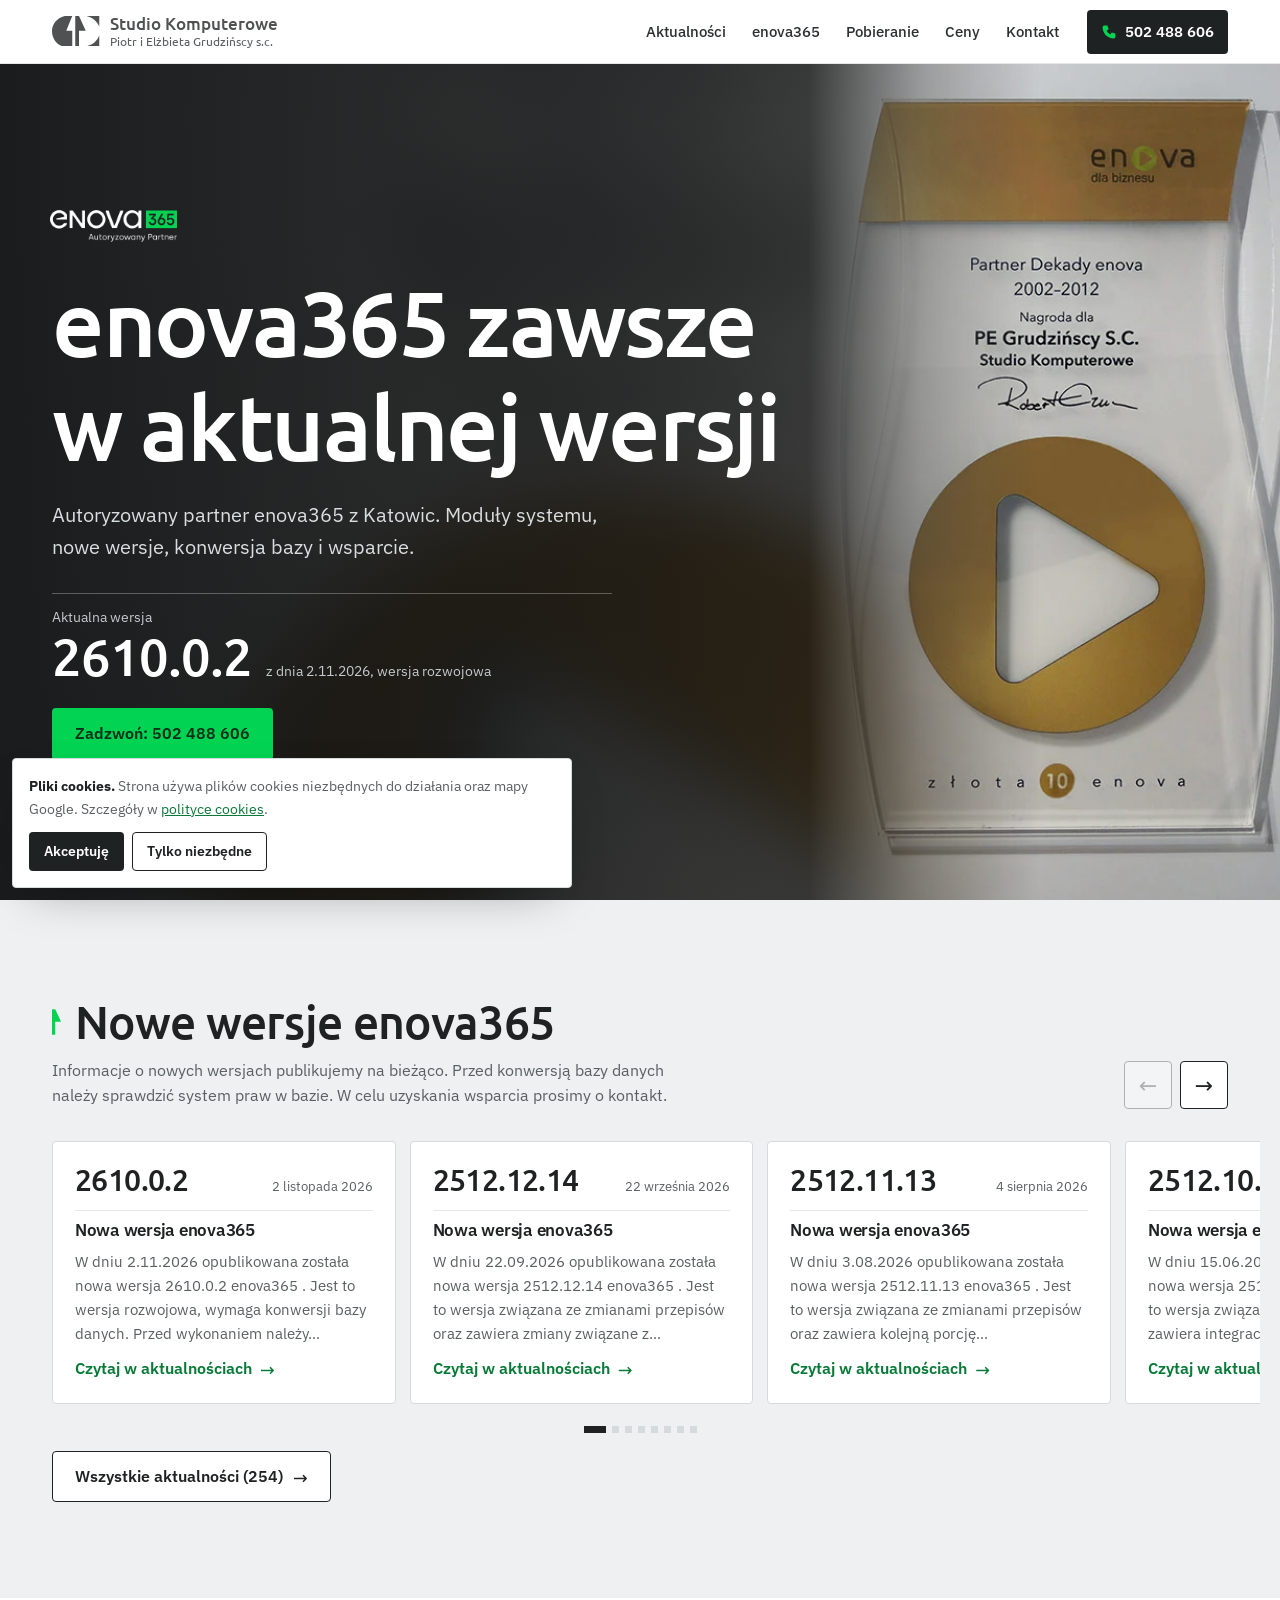
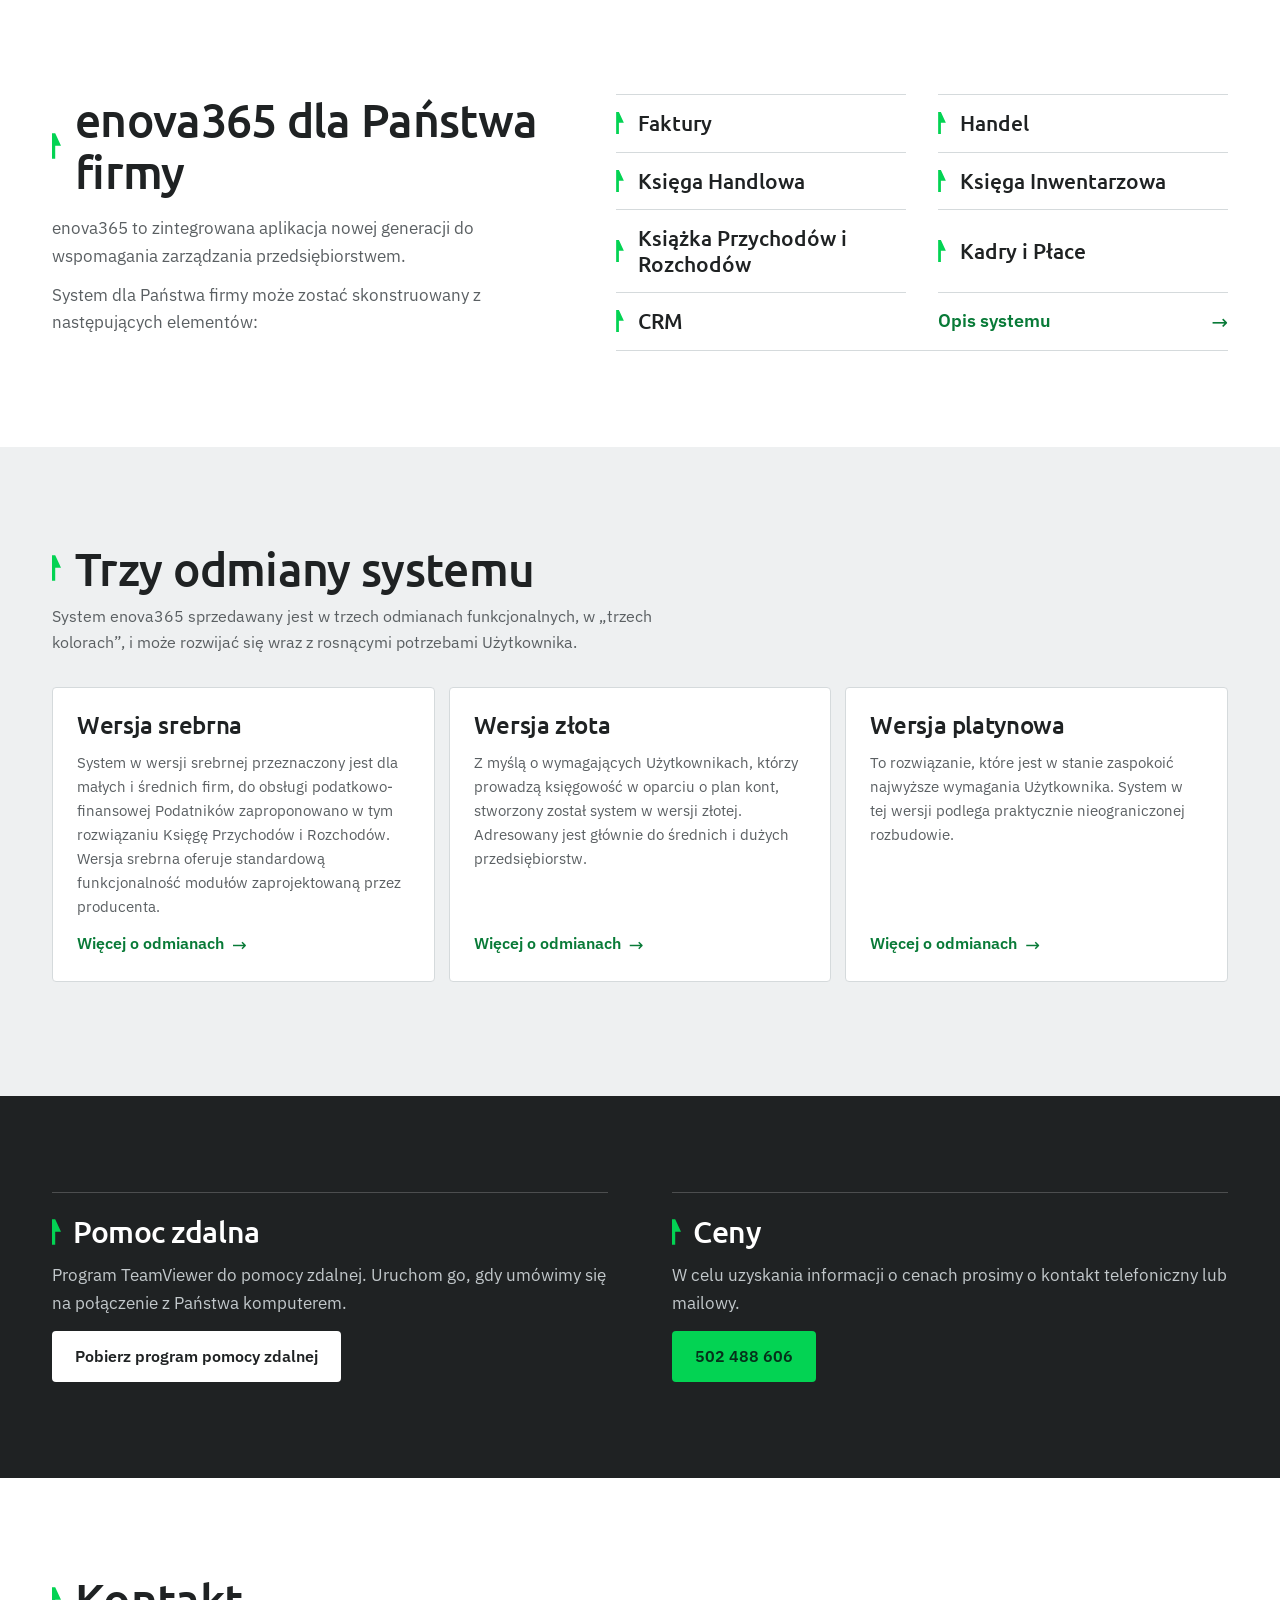
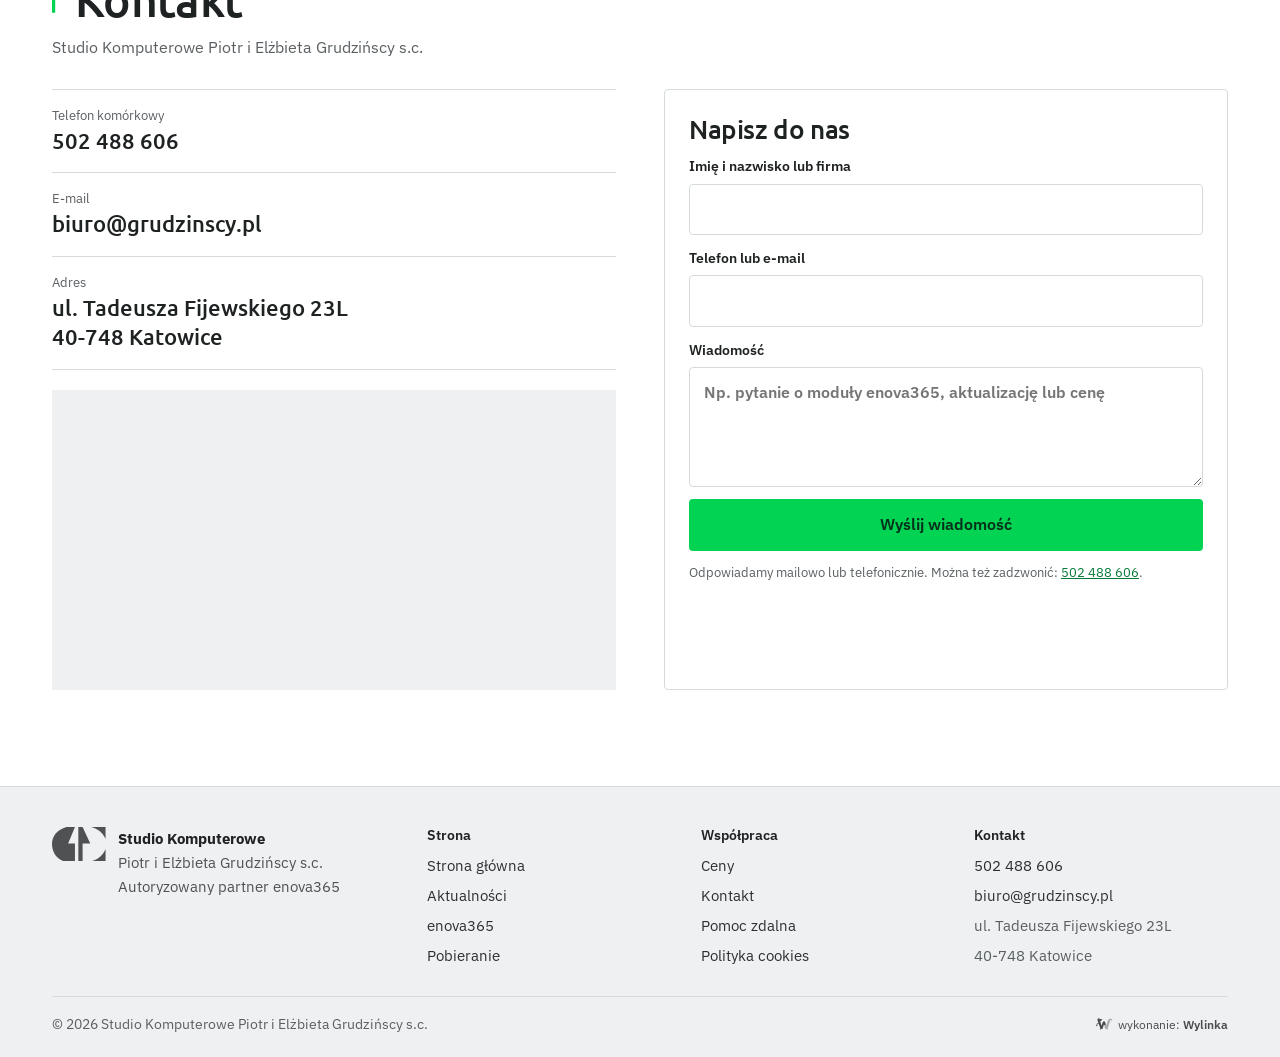
<file: index.html>
<!doctype html>
<html lang="pl">
<head>
<meta charset="utf-8">
<meta name="viewport" content="width=device-width,initial-scale=1,viewport-fit=cover">
<meta name="robots" content="noindex,nofollow">
<title>enova365 Katowice | Studio Komputerowe Grudzińscy, autoryzowany partner enova</title>
<meta name="description" content="Studio Komputerowe Piotr i Elżbieta Grudzińscy - autoryzowany partner enova365 z siedzibą w Katowicach. Aktualne wersje, pobieranie, moduły, kontakt.">
<meta name="theme-color" content="#FFFFFF">
<link rel="icon" href="assets/favicon.svg" type="image/svg+xml">
<link rel="preconnect" href="https://fonts.googleapis.com">
<link rel="preconnect" href="https://fonts.gstatic.com" crossorigin>
<link href="https://fonts.googleapis.com/css2?family=IBM+Plex+Sans:wght@400;500;600&family=Ubuntu:wght@400;500&display=swap" rel="stylesheet">
<link rel="stylesheet" href="assets/style.css">
<style>
.wylinka-badge{display:inline-flex;align-items:center;gap:.4em;color:inherit;text-decoration:none;font-size:.875em;line-height:1;opacity:.85}
.wylinka-badge:hover,.wylinka-badge:focus-visible{opacity:1}
.wylinka-badge:focus-visible{outline:2px solid currentColor;outline-offset:3px;border-radius:2px}
.wylinka-badge svg{width:18px;height:18px;flex:none;overflow:visible}
.wylinka-badge b{font-weight:600}
.wylinka-badge .wy-old{opacity:.45;transform-origin:40px 30px;transition:transform .32s cubic-bezier(.3,.7,.4,1),opacity .32s ease-out}
.wylinka-badge .wy-pod{opacity:0;transition:opacity .2s ease-out .08s}
.wylinka-badge:hover .wy-old,.wylinka-badge:focus-visible .wy-old{transform:translate(9px,7px) rotate(9deg);opacity:0}
.wylinka-badge:hover .wy-pod,.wylinka-badge:focus-visible .wy-pod{opacity:1}
@media (prefers-reduced-motion:reduce){.wylinka-badge .wy-old,.wylinka-badge .wy-pod{transition:none}.wylinka-badge:hover .wy-old,.wylinka-badge:focus-visible .wy-old{transform:none;opacity:.45}.wylinka-badge:hover .wy-pod,.wylinka-badge:focus-visible .wy-pod{opacity:0}}
</style>
</head>
<body>
<a class="skip" href="#tresc">Przejdź do treści</a>
<header class="top">
  <div class="wrap top-in">
    <a class="brand" href="./" aria-label="Studio Komputerowe Grudzińscy - strona główna"><svg class="emb" viewBox="0 0 64 40" aria-hidden="true"><path d="M17 0H27L19 19.5H27V40H13C5 37 0 29 0 20C0 11 6 3 17 0Z"/><path d="M31 0H36L45 19.5H36V40H31Z"/><path d="M46 0H63V14C60 7 54 2 46 0Z"/><path d="M63 26V40H47C55 38 60 33 63 26Z"/></svg><span class="brand-t"><b>Studio Komputerowe</b><span>Piotr i Elżbieta Grudzińscy s.c.</span></span></a>
    <nav class="nav" id="nav" aria-label="Menu główne">
      <ul><li><a href="aktualnosci/">Aktualności</a></li><li><a href="enova365/">enova365</a></li><li><a href="pobieranie/">Pobieranie</a></li><li><a href="ceny/">Ceny</a></li><li><a href="kontakt/">Kontakt</a></li></ul>
      <div class="nav-foot"><a class="btn btn-pri" href="tel:+48502488606"><span>Zadzwoń: 502 488 606</span></a><a href="mailto:biuro@grudzinscy.pl">biuro@grudzinscy.pl</a><span>ul. Tadeusza Fijewskiego 23L, 40-748 Katowice</span></div>
    </nav>
    <a class="top-tel" href="tel:+48502488606" aria-label="Zadzwoń: 502 488 606"><svg class="tg" viewBox="0 0 20 20" aria-hidden="true"><path d="M4 2h4l1.5 4.5-2.5 1.8a10 10 0 0 0 4.7 4.7l1.8-2.5L18 12v4a2 2 0 0 1-2 2C8.3 18 2 11.7 2 4a2 2 0 0 1 2-2z"/></svg><span>502 488 606</span></a>
    <button class="burger" type="button" aria-label="Menu" aria-expanded="false" aria-controls="nav"><span></span></button>
  </div>
</header>
<main id="tresc">

<section class="hero">
  <div class="hero-bgimg" aria-hidden="true"></div>
  <img class="hero-photo" src="img/partner-dekady-enova.webp" width="490" height="800" alt="Statuetka Partner Dekady enova 2002-2012 dla PE Grudzińscy S.C. Studio Komputerowe" fetchpriority="high">
  <div class="wrap hero-in">
    <img class="partner" src="img/enova365-autoryzowany-partner-w.webp" width="656" height="228" alt="enova365 Autoryzowany Partner">
    <h1>enova365 zawsze w&nbsp;aktualnej wersji</h1>
    <p class="lead">Autoryzowany partner enova365 z&nbsp;Katowic. Moduły systemu, nowe wersje, konwersja bazy i&nbsp;wsparcie.</p>
    <a class="hero-ver" href="pobieranie/"><span>Aktualna wersja</span><b>2610.0.2</b><span>z dnia 2.11.2026, wersja rozwojowa</span></a>
    <a class="btn btn-pri" href="tel:+48502488606">Zadzwoń: 502 488 606</a>
  </div>
  <p class="hero-cap">Partner Dekady enova 2002-2012</p>
</section>

<section class="sec sec-alt" id="wersje">
  <div class="wrap">
    <div class="swipe"><div class="sec-h"><div><h2><svg class="mark" viewBox="0 0 14 40" aria-hidden="true"><path d="M0 0H5L14 19.5H5V40H0Z"/></svg>Nowe wersje enova365</h2><p>Informacje o nowych wersjach publikujemy na bieżąco. Przed konwersją bazy danych należy sprawdzić system praw w bazie. W celu uzyskania wsparcia prosimy o kontakt.</p></div><div class="sw-ctl"><button type="button" data-prev aria-label="Poprzednie"><span aria-hidden="true">←</span></button><button type="button" data-next aria-label="Następne"><span aria-hidden="true">→</span></button></div></div><div class="track"><article class="vc"><div class="vc-top"><span class="vc-n">2610.0.2</span><time class="vc-d" datetime="2026-11-02">2 listopada 2026</time></div><h3>Nowa wersja enova365</h3><p>W dniu 2.11.2026 opublikowana została nowa wersja 2610.0.2 enova365 . Jest to wersja rozwojowa, wymaga konwersji bazy danych. Przed wykonaniem należy...</p><a class="go" href="aktualnosci/#rok-2026">Czytaj w aktualnościach <span class="arr" aria-hidden="true">→</span></a></article><article class="vc"><div class="vc-top"><span class="vc-n">2512.12.14</span><time class="vc-d" datetime="2026-09-22">22 września 2026</time></div><h3>Nowa wersja enova365</h3><p>W dniu 22.09.2026 opublikowana została nowa wersja 2512.12.14 enova365 . Jest to wersja związana ze zmianami przepisów oraz zawiera zmiany związane z...</p><a class="go" href="aktualnosci/#rok-2026">Czytaj w aktualnościach <span class="arr" aria-hidden="true">→</span></a></article><article class="vc"><div class="vc-top"><span class="vc-n">2512.11.13</span><time class="vc-d" datetime="2026-08-04">4 sierpnia 2026</time></div><h3>Nowa wersja enova365</h3><p>W dniu 3.08.2026 opublikowana została nowa wersja 2512.11.13 enova365 . Jest to wersja związana ze zmianami przepisów oraz zawiera kolejną porcję...</p><a class="go" href="aktualnosci/#rok-2026">Czytaj w aktualnościach <span class="arr" aria-hidden="true">→</span></a></article><article class="vc"><div class="vc-top"><span class="vc-n">2512.10.12</span><time class="vc-d" datetime="2026-06-15">15 czerwca 2026</time></div><h3>Nowa wersja enova365</h3><p>W dniu 15.06.2026 opublikowana została nowa wersja 2512.10.12 enova365 . Jest to wersja związana ze zmianami przepisów, zawiera integrację z...</p><a class="go" href="aktualnosci/#rok-2026">Czytaj w aktualnościach <span class="arr" aria-hidden="true">→</span></a></article><article class="vc"><div class="vc-top"><span class="vc-n">2512.9.10</span><time class="vc-d" datetime="2026-05-06">6 maja 2026</time></div><h3>Nowa wersja enova365</h3><p>W dniu 6.05.2026 opublikowana została nowa wersja 2512.9.10 enova365 . Wersja zawiera wszystkie funkcjonalności udostępnione wcześniej w zablokowanej...</p><a class="go" href="aktualnosci/#rok-2026">Czytaj w aktualnościach <span class="arr" aria-hidden="true">→</span></a></article><article class="vc"><div class="vc-top"><span class="vc-n">2512.7.8</span><time class="vc-d" datetime="2026-04-10">10 kwietnia 2026</time></div><h3>Nowa wersja enova365</h3><p>W dniu 10.04.2026 opublikowana została nowa wersja 2512.7.8 enova365 . Jest to wersja rozwojowa, wymaga konwersji bazy danych.</p><a class="go" href="aktualnosci/#rok-2026">Czytaj w aktualnościach <span class="arr" aria-hidden="true">→</span></a></article><article class="vc"><div class="vc-top"><span class="vc-n">2512.6.7</span><time class="vc-d" datetime="2026-03-21">21 marca 2026</time></div><h3>Nowa wersja enova365</h3><p>W dniu 20.03.2026 opublikowana została nowa wersja 2512.6.7 enova365 . Jest to wersja rozwojowa, wymaga konwersji bazy danych.</p><a class="go" href="aktualnosci/#rok-2026">Czytaj w aktualnościach <span class="arr" aria-hidden="true">→</span></a></article><article class="vc"><div class="vc-top"><span class="vc-n">2512.5.6</span><time class="vc-d" datetime="2026-02-27">27 lutego 2026</time></div><h3>Nowa wersja enova365</h3><p>W dniu 27.02.2026 opublikowana została nowa wersja 2512.5.6 enova365 . Jest to wersja rozwojowa, wymaga konwersji bazy danych.</p><a class="go" href="aktualnosci/#rok-2026">Czytaj w aktualnościach <span class="arr" aria-hidden="true">→</span></a></article></div><div class="dots" aria-hidden="true"></div><p style="margin-top:18px"><a class="btn btn-sec" href="aktualnosci/">Wszystkie aktualności (254) <span class="arr" aria-hidden="true">→</span></a></p></div>
  </div>
</section>

<section class="sec" id="enova365">
  <div class="wrap split">
    <div class="txt">
      <div class="sec-h" style="margin-bottom:18px"><h2><svg class="mark" viewBox="0 0 14 40" aria-hidden="true"><path d="M0 0H5L14 19.5H5V40H0Z"/></svg>enova365 dla Państwa firmy</h2></div>
      <p>enova365 to zintegrowana aplikacja nowej generacji do wspomagania zarządzania przedsiębiorstwem.</p>
      <p>System dla Państwa firmy może zostać skonstruowany z następujących elementów:</p>
    </div>
    <div class="mods"><div class="mod"><svg class="mark" viewBox="0 0 14 40" aria-hidden="true"><path d="M0 0H5L14 19.5H5V40H0Z"/></svg><span>Faktury</span></div><div class="mod"><svg class="mark" viewBox="0 0 14 40" aria-hidden="true"><path d="M0 0H5L14 19.5H5V40H0Z"/></svg><span>Handel</span></div><div class="mod"><svg class="mark" viewBox="0 0 14 40" aria-hidden="true"><path d="M0 0H5L14 19.5H5V40H0Z"/></svg><span>Księga Handlowa</span></div><div class="mod"><svg class="mark" viewBox="0 0 14 40" aria-hidden="true"><path d="M0 0H5L14 19.5H5V40H0Z"/></svg><span>Księga Inwentarzowa</span></div><div class="mod"><svg class="mark" viewBox="0 0 14 40" aria-hidden="true"><path d="M0 0H5L14 19.5H5V40H0Z"/></svg><span>Książka Przychodów i Rozchodów</span></div><div class="mod"><svg class="mark" viewBox="0 0 14 40" aria-hidden="true"><path d="M0 0H5L14 19.5H5V40H0Z"/></svg><span>Kadry i Płace</span></div><div class="mod"><svg class="mark" viewBox="0 0 14 40" aria-hidden="true"><path d="M0 0H5L14 19.5H5V40H0Z"/></svg><span>CRM</span></div><a class="mod mod-link" href="enova365/"><span>Opis systemu</span><span class="arr" aria-hidden="true">→</span></a></div>
  </div>
</section>

<section class="sec sec-alt" id="odmiany">
  <div class="wrap">
    <div class="swipe"><div class="sec-h"><div><h2><svg class="mark" viewBox="0 0 14 40" aria-hidden="true"><path d="M0 0H5L14 19.5H5V40H0Z"/></svg>Trzy odmiany systemu</h2><p>System enova365 sprzedawany jest w trzech odmianach funkcjonalnych, w „trzech kolorach”, i może rozwijać się wraz z rosnącymi potrzebami Użytkownika.</p></div><div class="sw-ctl"><button type="button" data-prev aria-label="Poprzednie"><span aria-hidden="true">←</span></button><button type="button" data-next aria-label="Następne"><span aria-hidden="true">→</span></button></div></div><div class="track t3"><article class="ed ed-s"><h3><i></i>Wersja srebrna</h3><p>System w wersji srebrnej przeznaczony jest dla małych i średnich firm, do obsługi podatkowo-finansowej Podatników zaproponowano w tym rozwiązaniu Księgę Przychodów i Rozchodów. Wersja srebrna oferuje standardową funkcjonalność modułów zaprojektowaną przez producenta.</p><a class="go" href="enova365/#odmiany" style="font-weight:600;text-decoration:none;margin-top:auto">Więcej o odmianach <span class="arr" aria-hidden="true">→</span></a></article><article class="ed ed-z"><h3><i></i>Wersja złota</h3><p>Z myślą o wymagających Użytkownikach, którzy prowadzą księgowość w oparciu o plan kont, stworzony został system w wersji złotej. Adresowany jest głównie do średnich i dużych przedsiębiorstw.</p><a class="go" href="enova365/#odmiany" style="font-weight:600;text-decoration:none;margin-top:auto">Więcej o odmianach <span class="arr" aria-hidden="true">→</span></a></article><article class="ed ed-p"><h3><i></i>Wersja platynowa</h3><p>To rozwiązanie, które jest w stanie zaspokoić najwyższe wymagania Użytkownika. System w tej wersji podlega praktycznie nieograniczonej rozbudowie.</p><a class="go" href="enova365/#odmiany" style="font-weight:600;text-decoration:none;margin-top:auto">Więcej o odmianach <span class="arr" aria-hidden="true">→</span></a></article></div><div class="dots" aria-hidden="true"></div></div>
  </div>
</section>

<section class="sec sec-dark" id="pomoc">
  <div class="wrap duo">
    <div class="box"><h3><svg class="mark" viewBox="0 0 14 40" aria-hidden="true"><path d="M0 0H5L14 19.5H5V40H0Z"/></svg>Pomoc zdalna</h3><p>Program TeamViewer do pomocy zdalnej. Uruchom go, gdy umówimy się na połączenie z Państwa komputerem.</p><a class="btn btn-dark" href="https://dl.dropbox.com/s/7nw91hk1gg59khw/TeamViewerSK.exe?dl=0" rel="noopener"><span>Pobierz program pomocy zdalnej</span></a></div>
    <div class="box"><h3><svg class="mark" viewBox="0 0 14 40" aria-hidden="true"><path d="M0 0H5L14 19.5H5V40H0Z"/></svg>Ceny</h3><p>W celu uzyskania informacji o cenach prosimy o kontakt telefoniczny lub mailowy.</p><a class="btn btn-pri" href="tel:+48502488606"><span>502 488 606</span></a></div>
  </div>
</section>

<section class="sec" id="kontakt">
  <div class="wrap">
    <div class="sec-h"><div><h2><svg class="mark" viewBox="0 0 14 40" aria-hidden="true"><path d="M0 0H5L14 19.5H5V40H0Z"/></svg>Kontakt</h2><p>Studio Komputerowe Piotr i Elżbieta Grudzińscy s.c.</p></div></div>
    <div class="kontakt">
  <div class="k-grid">
    <div class="kdane">
      <a href="tel:+48502488606"><span><small>Telefon komórkowy</small><b>502 488 606</b></span></a>
      <a href="mailto:biuro@grudzinscy.pl"><span><small>E-mail</small><b>biuro@grudzinscy.pl</b></span></a>
      <div><span><small>Adres</small><b>ul. Tadeusza Fijewskiego 23L<br>40-748 Katowice</b></span></div>
    </div>
    <div class="map"><iframe title="Mapa: ul. Tadeusza Fijewskiego 23L, 40-748 Katowice" src="https://www.google.com/maps?q=ul.+Tadeusza+Fijewskiego+23L,+40-748+Katowice&amp;output=embed" loading="lazy" referrerpolicy="no-referrer-when-downgrade"></iframe></div>
  </div>
  <form class="form" action="#" novalidate>
    <h3>Napisz do nas</h3>
    <label>Imię i nazwisko lub firma<input name="n" autocomplete="name"></label>
    <label>Telefon lub e-mail<input name="k" autocomplete="email"></label>
    <label>Wiadomość<textarea name="w" placeholder="Np. pytanie o moduły enova365, aktualizację lub cenę"></textarea></label>
    <button class="btn btn-pri" type="submit">Wyślij wiadomość</button>
    <p class="ok" role="status">To podgląd strony: formularz nie wysyła jeszcze wiadomości.</p>
    <p class="note">Odpowiadamy mailowo lub telefonicznie. Można też zadzwonić: <a href="tel:+48502488606">502 488 606</a>.</p>
  </form>
</div>
  </div>
</section>

</main>
<footer class="foot">
  <div class="wrap">
    <div class="foot-g">
      <div class="foot-brand"><svg class="emb" viewBox="0 0 64 40" aria-hidden="true"><path d="M17 0H27L19 19.5H27V40H13C5 37 0 29 0 20C0 11 6 3 17 0Z"/><path d="M31 0H36L45 19.5H36V40H31Z"/><path d="M46 0H63V14C60 7 54 2 46 0Z"/><path d="M63 26V40H47C55 38 60 33 63 26Z"/></svg><div><b style="color:var(--ink)">Studio Komputerowe</b><br>Piotr i Elżbieta Grudzińscy s.c.<br>Autoryzowany partner enova365</div></div>
      <div><h4>Strona</h4><ul><li><a href="./">Strona główna</a></li><li><a href="aktualnosci/">Aktualności</a></li><li><a href="enova365/">enova365</a></li><li><a href="pobieranie/">Pobieranie</a></li></ul></div>
      <div><h4>Współpraca</h4><ul><li><a href="ceny/">Ceny</a></li><li><a href="kontakt/">Kontakt</a></li><li><a href="https://dl.dropbox.com/s/7nw91hk1gg59khw/TeamViewerSK.exe?dl=0" rel="noopener">Pomoc zdalna</a></li><li><a href="polityka-cookies/">Polityka cookies</a></li></ul></div>
      <div><h4>Kontakt</h4><ul><li><a href="tel:+48502488606">502 488 606</a></li><li><a href="mailto:biuro@grudzinscy.pl">biuro@grudzinscy.pl</a></li><li>ul. Tadeusza Fijewskiego 23L</li><li>40-748 Katowice</li></ul></div>
    </div>
    <div class="foot-bottom"><span>© 2026 Studio Komputerowe Piotr i Elżbieta Grudzińscy s.c.</span><a class="wylinka-badge" href="https://wylinka.pl/?utm_source=grudzinscy.pl&amp;utm_medium=stopka&amp;utm_campaign=wykonanie" rel="noopener" title="Strona wykonana przez Wylinka"><svg viewBox="0 0 64 64" aria-hidden="true" focusable="false" fill="currentColor"><path d="M9.8 22.8l-1.2-7.9 2.2-3.7 15.5 4.6-.5 1.5-7.2 5.5 4.7 15.6 5-15.6 7 0 4.1 12.7-4.2-.9-2.6 1.8-.8-2.2-5.3 15.6-4.3 0 .4 .2-2.1 2.8-1.3-1.1 1.1-1.4-3.1 .2-.1-1.7 2.2-.1-5.7-16.5-4.8 .6-.8 3.1 0 .5-.3 .5 .8 2.2-1.6 .5-.4-1.3-.8 1.6-1.5-.8 .8-1.6-1.4 .6-.6-1.6 2.3-.8 .2-.4 1.3-4.8 5.9-.8-2.4-6.9zM15.2 13.7l-.1-.4-.4 .8-.1 .8 .1 1 .1 .4 .3 .7 .3-.9 .1-.7 0-.8z"/><path class="wy-pod" d="M37.1 49.8l-4.5-13.3 2.6-1.8 4.2 .9 .9 2.8 3-9.7 0-.5 .1-.8 3.2-8.4 .5-1 .6-1 .9-1.1 1.3-1 1.1-.7 1.4-.5 1.4-.3 .7 0 .9 0 1.2 .3 1.4 .6 .8 .5 .7 .7 .6 .7 .5 .9 .3 .9 .1 .9 0 .8-.2 .9-.5 .9-.5 .6-.7 .5-.7 .3-.1-.1 0-.1 .5-.5 .3-.7 .2-.5 0-.6-.1-.6-.3-.7-.4-.5-.4-.4-.5-.3-.6-.3-.7 0-.7 .1-.6 .1-.5 .4-.5 .5-.3 .5-.2 .7-.1 1.5-1.4 5.1-.8 3.3-.3 .7-.5 .7-6 17.5 1.9 .1-.1 1.7-3.1-.2 1.1 1.4-1.3 1.1-2.1-2.8 .4-.2z"/><path class="wy-old" d="M40.8 50l.4-.2-4.1 0-4.2-12.5 2.5-1.7 4.3 .9 .6 1.9 .6-1.6 0-.3 2.4-7.8 0-.5 .1-.8 3.2-8.4 .4-.8 .6-.9 .9-1.2 .9-.9 1.3-.8 1.4-.6 1.2-.3 1.4-.1 1.3 .1 .6 .2 .8 .3 1.1 .6 .9 .7 .7 .9 .5 .9 .3 .9 .1 1.1-.1 .9-.3 .9-.4 .7-.6 .7-.6 .4-.6 .2-.1-.1 0-.1 .5-.5 .3-.7 .2-.5 0-.5-.1-.6-.2-.6-.3-.5-.4-.5-.5-.3-.6-.3-.7-.1-.6 0-.6 .1-.6 .3-.6 .5-.3 .4-.2 .5-.1 .5-.1 1.5-1.4 5.1-.8 3.3-.3 .7-.5 .7-6 17.5 1.9 .1-.1 1.7-3.1-.2 1.1 1.4-1.3 1.1zM49.6 17.1l.6 1.7-1.5 1.9 .4 .4 1.8-2.1-.7-2.1zM48.1 28.3l.5 1.8-1.7 1.8 .4 .4 1.9-2-.6-2.2zM37.9 41.7l1.7-1.5-.4-.4-1.7 1.4zM42.6 38.7l-1.5 2.8 1.1 2-1.3 2.6 .5 .2 1.5-2.8-1.1-2 1.4-2.5z"/></svg><span>wykonanie: <b>Wylinka</b></span></a></div>
  </div>
</footer>
<div class="ck" role="dialog" aria-label="Pliki cookies"><p><b>Pliki cookies.</b> Strona używa plików cookies niezbędnych do działania oraz mapy Google. Szczegóły w <a href="polityka-cookies/">polityce cookies</a>.</p><div class="ck-b"><button class="btn btn-dark" data-ck="all" type="button">Akceptuję</button><button class="btn btn-sec" data-ck="min" type="button">Tylko niezbędne</button></div></div>
<script src="assets/app.js" defer></script>
</body>
</html>
</file>
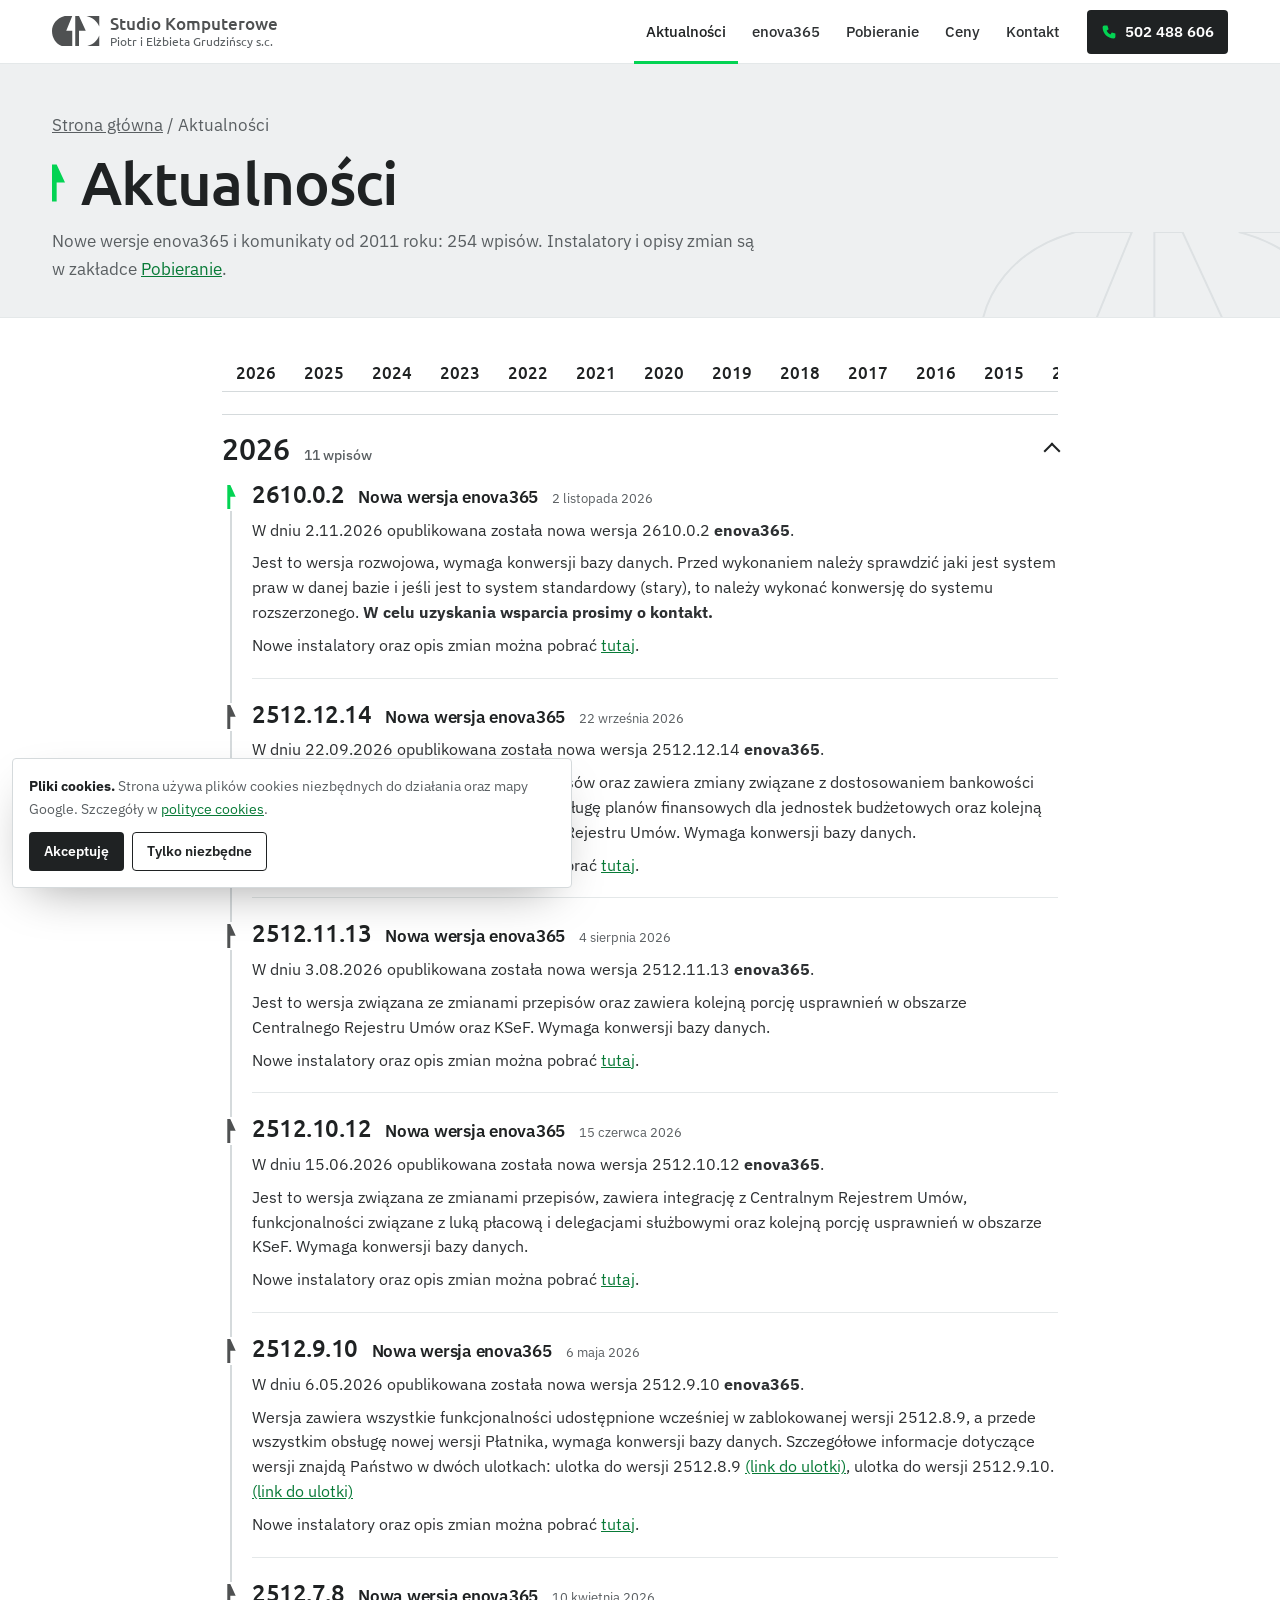
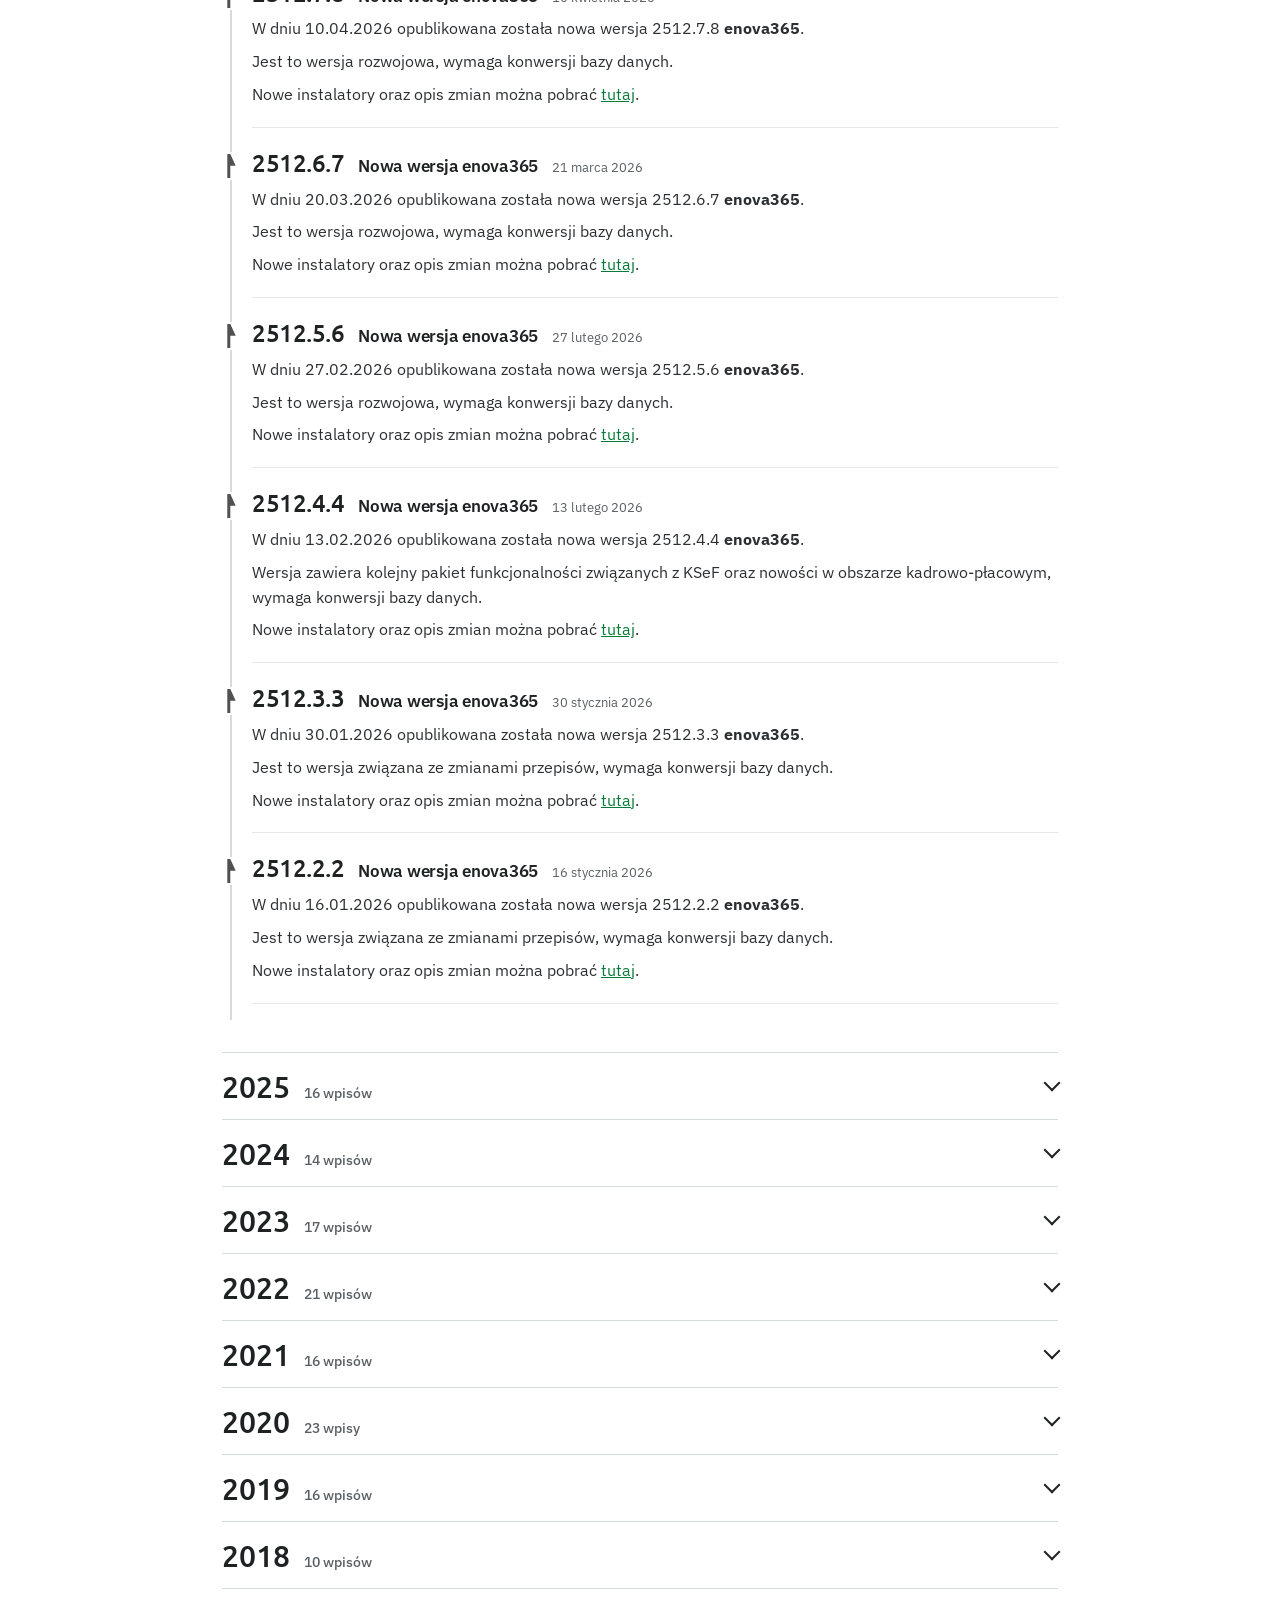
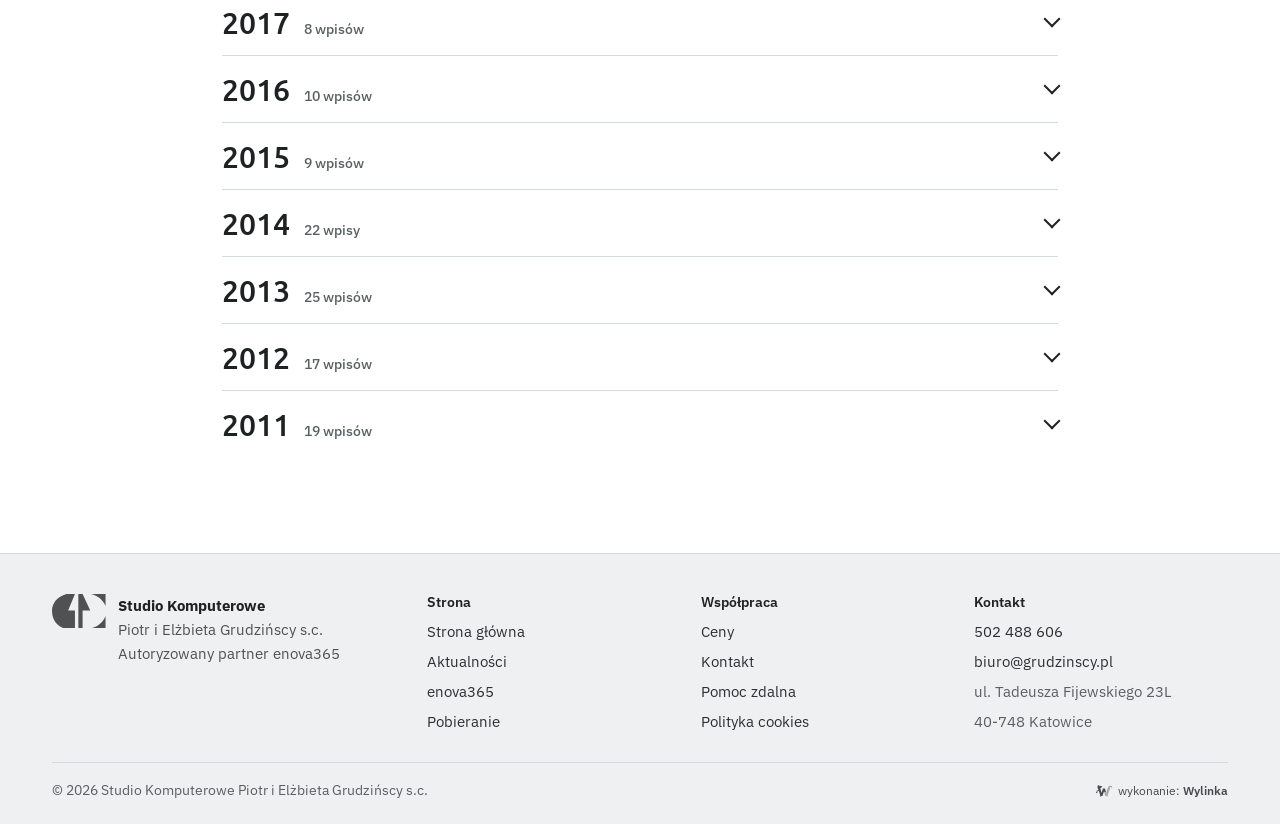
<file: aktualnosci/index.html>
<!doctype html>
<html lang="pl">
<head>
<meta charset="utf-8">
<meta name="viewport" content="width=device-width,initial-scale=1,viewport-fit=cover">
<meta name="robots" content="noindex,nofollow">
<title>Aktualności - nowe wersje enova365 | Studio Komputerowe Grudzińscy</title>
<meta name="description" content="Informacje o nowych wersjach enova365 publikowane przez autoryzowanego partnera enova w Katowicach.">
<meta name="theme-color" content="#FFFFFF">
<link rel="icon" href="../assets/favicon.svg" type="image/svg+xml">
<link rel="preconnect" href="https://fonts.googleapis.com">
<link rel="preconnect" href="https://fonts.gstatic.com" crossorigin>
<link href="https://fonts.googleapis.com/css2?family=IBM+Plex+Sans:wght@400;500;600&family=Ubuntu:wght@400;500&display=swap" rel="stylesheet">
<link rel="stylesheet" href="../assets/style.css">
<style>
.wylinka-badge{display:inline-flex;align-items:center;gap:.4em;color:inherit;text-decoration:none;font-size:.875em;line-height:1;opacity:.85}
.wylinka-badge:hover,.wylinka-badge:focus-visible{opacity:1}
.wylinka-badge:focus-visible{outline:2px solid currentColor;outline-offset:3px;border-radius:2px}
.wylinka-badge svg{width:18px;height:18px;flex:none;overflow:visible}
.wylinka-badge b{font-weight:600}
.wylinka-badge .wy-old{opacity:.45;transform-origin:40px 30px;transition:transform .32s cubic-bezier(.3,.7,.4,1),opacity .32s ease-out}
.wylinka-badge .wy-pod{opacity:0;transition:opacity .2s ease-out .08s}
.wylinka-badge:hover .wy-old,.wylinka-badge:focus-visible .wy-old{transform:translate(9px,7px) rotate(9deg);opacity:0}
.wylinka-badge:hover .wy-pod,.wylinka-badge:focus-visible .wy-pod{opacity:1}
@media (prefers-reduced-motion:reduce){.wylinka-badge .wy-old,.wylinka-badge .wy-pod{transition:none}.wylinka-badge:hover .wy-old,.wylinka-badge:focus-visible .wy-old{transform:none;opacity:.45}.wylinka-badge:hover .wy-pod,.wylinka-badge:focus-visible .wy-pod{opacity:0}}
</style>
</head>
<body>
<a class="skip" href="#tresc">Przejdź do treści</a>
<header class="top">
  <div class="wrap top-in">
    <a class="brand" href="../" aria-label="Studio Komputerowe Grudzińscy - strona główna"><svg class="emb" viewBox="0 0 64 40" aria-hidden="true"><path d="M17 0H27L19 19.5H27V40H13C5 37 0 29 0 20C0 11 6 3 17 0Z"/><path d="M31 0H36L45 19.5H36V40H31Z"/><path d="M46 0H63V14C60 7 54 2 46 0Z"/><path d="M63 26V40H47C55 38 60 33 63 26Z"/></svg><span class="brand-t"><b>Studio Komputerowe</b><span>Piotr i Elżbieta Grudzińscy s.c.</span></span></a>
    <nav class="nav" id="nav" aria-label="Menu główne">
      <ul><li><a href="../aktualnosci/" aria-current="page">Aktualności</a></li><li><a href="../enova365/">enova365</a></li><li><a href="../pobieranie/">Pobieranie</a></li><li><a href="../ceny/">Ceny</a></li><li><a href="../kontakt/">Kontakt</a></li></ul>
      <div class="nav-foot"><a class="btn btn-pri" href="tel:+48502488606"><span>Zadzwoń: 502 488 606</span></a><a href="mailto:biuro@grudzinscy.pl">biuro@grudzinscy.pl</a><span>ul. Tadeusza Fijewskiego 23L, 40-748 Katowice</span></div>
    </nav>
    <a class="top-tel" href="tel:+48502488606" aria-label="Zadzwoń: 502 488 606"><svg class="tg" viewBox="0 0 20 20" aria-hidden="true"><path d="M4 2h4l1.5 4.5-2.5 1.8a10 10 0 0 0 4.7 4.7l1.8-2.5L18 12v4a2 2 0 0 1-2 2C8.3 18 2 11.7 2 4a2 2 0 0 1 2-2z"/></svg><span>502 488 606</span></a>
    <button class="burger" type="button" aria-label="Menu" aria-expanded="false" aria-controls="nav"><span></span></button>
  </div>
</header>
<main id="tresc">

<section class="ph"><svg class="hero-bg" viewBox="0 0 64 40" aria-hidden="true"><path d="M17 0H27L19 19.5H27V40H13C5 37 0 29 0 20C0 11 6 3 17 0Z"/><path d="M31 0H36L45 19.5H36V40H31Z"/><path d="M46 0H63V14C60 7 54 2 46 0Z"/><path d="M63 26V40H47C55 38 60 33 63 26Z"/></svg><div class="wrap ph-in"><p class="crumbs"><a href="../">Strona główna</a> / Aktualności</p><h1><svg class="mark" viewBox="0 0 14 40" aria-hidden="true"><path d="M0 0H5L14 19.5H5V40H0Z"/></svg>Aktualności</h1><p>Nowe wersje enova365 i komunikaty od 2011 roku: 254 wpisów. Instalatory i opisy zmian są w zakładce <a href="../pobieranie/">Pobieranie</a>.</p></div></section>
<section class="sec" style="padding-top:36px"><div class="wrap" style="max-width:900px">
<nav class="years" aria-label="Lata"><a href="#rok-2026">2026</a><a href="#rok-2025">2025</a><a href="#rok-2024">2024</a><a href="#rok-2023">2023</a><a href="#rok-2022">2022</a><a href="#rok-2021">2021</a><a href="#rok-2020">2020</a><a href="#rok-2019">2019</a><a href="#rok-2018">2018</a><a href="#rok-2017">2017</a><a href="#rok-2016">2016</a><a href="#rok-2015">2015</a><a href="#rok-2014">2014</a><a href="#rok-2013">2013</a><a href="#rok-2012">2012</a><a href="#rok-2011">2011</a></nav>
<details class="yr" id="rok-2026" open><summary><span>2026 <small>11 wpisów</small></span></summary><ol class="rail"><li><span class="node"><svg viewBox="0 0 14 40" aria-hidden="true"><path d="M0 0H5L14 19.5H5V40H0Z"/></svg></span><article class="post"><div class="post-h"><span class=pv>2610.0.2</span><h3>Nowa wersja enova365</h3><time datetime="2026-11-02">2 listopada 2026</time></div><div class="post-b"><p>W dniu 2.11.2026 opublikowana została nowa wersja 2610.0.2 <strong>enova365</strong>.</p>
<p>Jest to wersja rozwojowa, wymaga konwersji bazy danych. Przed wykonaniem należy sprawdzić jaki jest system praw w danej bazie i jeśli jest to system standardowy (stary), to należy wykonać konwersję do systemu rozszerzonego. <strong>W celu uzyskania wsparcia prosimy o kontakt.</strong> </p>

<p>Nowe instalatory oraz opis zmian można pobrać <a href="https://grudzinscy.pl/index.php/pobieranie" rel="noopener" target="_blank">tutaj</a>.</p></div></article></li><li><span class="node"><svg viewBox="0 0 14 40" aria-hidden="true"><path d="M0 0H5L14 19.5H5V40H0Z"/></svg></span><article class="post"><div class="post-h"><span class=pv>2512.12.14</span><h3>Nowa wersja enova365</h3><time datetime="2026-09-22">22 września 2026</time></div><div class="post-b"><p>W dniu 22.09.2026 opublikowana została nowa wersja 2512.12.14 <strong>enova365</strong>.</p>
<p>Jest to wersja związana ze zmianami przepisów oraz zawiera zmiany związane z dostosowaniem bankowości elektronicznej do standardu ISO 20022, obsługę planów finansowych dla jednostek budżetowych oraz kolejną porcję usprawnień w obszarze Centralnego Rejestru Umów. Wymaga konwersji bazy danych.</p>

<p>Nowe instalatory oraz opis zmian można pobrać <a href="https://grudzinscy.pl/index.php/pobieranie" rel="noopener" target="_blank">tutaj</a>.</p></div></article></li><li><span class="node"><svg viewBox="0 0 14 40" aria-hidden="true"><path d="M0 0H5L14 19.5H5V40H0Z"/></svg></span><article class="post"><div class="post-h"><span class=pv>2512.11.13</span><h3>Nowa wersja enova365</h3><time datetime="2026-08-04">4 sierpnia 2026</time></div><div class="post-b"><p>W dniu 3.08.2026 opublikowana została nowa wersja 2512.11.13 <strong>enova365</strong>.</p>
<p>Jest to wersja związana ze zmianami przepisów oraz zawiera kolejną porcję usprawnień w obszarze Centralnego Rejestru Umów oraz KSeF. Wymaga konwersji bazy danych.</p>

<p>Nowe instalatory oraz opis zmian można pobrać <a href="https://grudzinscy.pl/index.php/pobieranie" rel="noopener" target="_blank">tutaj</a>.</p></div></article></li><li><span class="node"><svg viewBox="0 0 14 40" aria-hidden="true"><path d="M0 0H5L14 19.5H5V40H0Z"/></svg></span><article class="post"><div class="post-h"><span class=pv>2512.10.12</span><h3>Nowa wersja enova365</h3><time datetime="2026-06-15">15 czerwca 2026</time></div><div class="post-b"><p>W dniu 15.06.2026 opublikowana została nowa wersja 2512.10.12 <strong>enova365</strong>.</p>
<p>Jest to wersja związana ze zmianami przepisów, zawiera integrację z Centralnym Rejestrem Umów, funkcjonalności związane z luką płacową i delegacjami służbowymi oraz kolejną porcję usprawnień w obszarze KSeF. 
Wymaga konwersji bazy danych.</p>

<p>Nowe instalatory oraz opis zmian można pobrać <a href="https://grudzinscy.pl/index.php/pobieranie" rel="noopener" target="_blank">tutaj</a>.</p></div></article></li><li><span class="node"><svg viewBox="0 0 14 40" aria-hidden="true"><path d="M0 0H5L14 19.5H5V40H0Z"/></svg></span><article class="post"><div class="post-h"><span class=pv>2512.9.10</span><h3>Nowa wersja enova365</h3><time datetime="2026-05-06">6 maja 2026</time></div><div class="post-b"><p>W dniu 6.05.2026 opublikowana została nowa wersja 2512.9.10 <strong>enova365</strong>.</p>
<p>Wersja zawiera wszystkie funkcjonalności udostępnione wcześniej w zablokowanej wersji 2512.8.9, a przede wszystkim obsługę nowej wersji Płatnika, wymaga konwersji bazy danych. Szczegółowe informacje dotyczące wersji znajdą Państwo w dwóch ulotkach: ulotka do wersji 2512.8.9 <a href="https://download.enova.pl/ulotka/net/2512/8.9/index.html" rel="noopener" target="_blank"> (link do ulotki)</a>, ulotka do wersji 2512.9.10. <a href="https://download.enova.pl/ulotka/net/2512/9.10/index.html" rel="noopener" target="_blank">(link do ulotki) </a></p>

<p>Nowe instalatory oraz opis zmian można pobrać <a href="https://grudzinscy.pl/index.php/pobieranie" rel="noopener" target="_blank">tutaj</a>.</p></div></article></li><li><span class="node"><svg viewBox="0 0 14 40" aria-hidden="true"><path d="M0 0H5L14 19.5H5V40H0Z"/></svg></span><article class="post"><div class="post-h"><span class=pv>2512.7.8</span><h3>Nowa wersja enova365</h3><time datetime="2026-04-10">10 kwietnia 2026</time></div><div class="post-b"><p>W dniu 10.04.2026 opublikowana została nowa wersja 2512.7.8 <strong>enova365</strong>.</p>
<p>Jest to wersja rozwojowa, wymaga konwersji bazy danych.</p>

<p>Nowe instalatory oraz opis zmian można pobrać <a href="https://grudzinscy.pl/index.php/pobieranie" rel="noopener" target="_blank">tutaj</a>.</p></div></article></li><li><span class="node"><svg viewBox="0 0 14 40" aria-hidden="true"><path d="M0 0H5L14 19.5H5V40H0Z"/></svg></span><article class="post"><div class="post-h"><span class=pv>2512.6.7</span><h3>Nowa wersja enova365</h3><time datetime="2026-03-21">21 marca 2026</time></div><div class="post-b"><p>W dniu 20.03.2026 opublikowana została nowa wersja 2512.6.7 <strong>enova365</strong>.</p>
<p>Jest to wersja rozwojowa, wymaga konwersji bazy danych.</p>

<p>Nowe instalatory oraz opis zmian można pobrać <a href="https://grudzinscy.pl/index.php/pobieranie" rel="noopener" target="_blank">tutaj</a>.</p></div></article></li><li><span class="node"><svg viewBox="0 0 14 40" aria-hidden="true"><path d="M0 0H5L14 19.5H5V40H0Z"/></svg></span><article class="post"><div class="post-h"><span class=pv>2512.5.6</span><h3>Nowa wersja enova365</h3><time datetime="2026-02-27">27 lutego 2026</time></div><div class="post-b"><p>W dniu 27.02.2026 opublikowana została nowa wersja 2512.5.6 <strong>enova365</strong>.</p>
<p>Jest to wersja rozwojowa, wymaga konwersji bazy danych.</p>

<p>Nowe instalatory oraz opis zmian można pobrać <a href="https://grudzinscy.pl/index.php/pobieranie" rel="noopener" target="_blank">tutaj</a>.</p></div></article></li><li><span class="node"><svg viewBox="0 0 14 40" aria-hidden="true"><path d="M0 0H5L14 19.5H5V40H0Z"/></svg></span><article class="post"><div class="post-h"><span class=pv>2512.4.4</span><h3>Nowa wersja enova365</h3><time datetime="2026-02-13">13 lutego 2026</time></div><div class="post-b"><p>W dniu 13.02.2026 opublikowana została nowa wersja 2512.4.4 <strong>enova365</strong>.</p>
<p>Wersja zawiera kolejny pakiet funkcjonalności związanych z KSeF oraz nowości w obszarze kadrowo-płacowym, wymaga konwersji bazy danych.</p>

<p>Nowe instalatory oraz opis zmian można pobrać <a href="https://grudzinscy.pl/index.php/pobieranie" rel="noopener" target="_blank">tutaj</a>.</p></div></article></li><li><span class="node"><svg viewBox="0 0 14 40" aria-hidden="true"><path d="M0 0H5L14 19.5H5V40H0Z"/></svg></span><article class="post"><div class="post-h"><span class=pv>2512.3.3</span><h3>Nowa wersja enova365</h3><time datetime="2026-01-30">30 stycznia 2026</time></div><div class="post-b"><p>W dniu 30.01.2026 opublikowana została nowa wersja 2512.3.3 <strong>enova365</strong>.</p>
<p>Jest to wersja związana ze zmianami przepisów, wymaga konwersji bazy danych.</p>

<p>Nowe instalatory oraz opis zmian można pobrać <a href="https://grudzinscy.pl/index.php/pobieranie" rel="noopener" target="_blank">tutaj</a>.</p></div></article></li><li><span class="node"><svg viewBox="0 0 14 40" aria-hidden="true"><path d="M0 0H5L14 19.5H5V40H0Z"/></svg></span><article class="post"><div class="post-h"><span class=pv>2512.2.2</span><h3>Nowa wersja enova365</h3><time datetime="2026-01-16">16 stycznia 2026</time></div><div class="post-b"><p>W dniu 16.01.2026 opublikowana została nowa wersja 2512.2.2 <strong>enova365</strong>.</p>
<p>Jest to wersja związana ze zmianami przepisów, wymaga konwersji bazy danych.</p>

<p>Nowe instalatory oraz opis zmian można pobrać <a href="https://grudzinscy.pl/index.php/pobieranie" rel="noopener" target="_blank">tutaj</a>.</p></div></article></li></ol></details><details class="yr" id="rok-2025"><summary><span>2025 <small>16 wpisów</small></span></summary><ol class="rail"><li><span class="node"><svg viewBox="0 0 14 40" aria-hidden="true"><path d="M0 0H5L14 19.5H5V40H0Z"/></svg></span><article class="post"><div class="post-h"><span class=pv>2512.1.1</span><h3>Nowa wersja enova365</h3><time datetime="2025-12-30">30 grudnia 2025</time></div><div class="post-b"><p>W dniu 29.12.2025 opublikowana została nowa wersja 2512.1.1 <strong>enova365</strong>.</p>
<p>Jest to wersja związana ze zmianami przepisów, wymaga konwersji bazy danych.</p>

<p>Nowe instalatory oraz opis zmian można pobrać <a href="https://grudzinscy.pl/index.php/pobieranie" rel="noopener" target="_blank">tutaj</a>.</p></div></article></li><li><span class="node"><svg viewBox="0 0 14 40" aria-hidden="true"><path d="M0 0H5L14 19.5H5V40H0Z"/></svg></span><article class="post"><div class="post-h"><span class=pv>2512.0.0</span><h3>Nowa wersja enova365</h3><time datetime="2025-12-12">12 grudnia 2025</time></div><div class="post-b"><p>W dniu 12.12.2025 opublikowana została nowa wersja 2512.0.0 <strong>enova365</strong>.</p>
<p>Jest to wersja związana ze zmianami przepisów, wymaga konwersji bazy danych.</p>

<p>Nowe instalatory oraz opis zmian można pobrać <a href="https://grudzinscy.pl/index.php/pobieranie" rel="noopener" target="_blank">tutaj</a>.</p></div></article></li><li><span class="node"><svg viewBox="0 0 14 40" aria-hidden="true"><path d="M0 0H5L14 19.5H5V40H0Z"/></svg></span><article class="post"><div class="post-h"><span class=pv>2510.2.2</span><h3>Nowa wersja enova365</h3><time datetime="2025-11-28">28 listopada 2025</time></div><div class="post-b"><p>W dniu 28.11.2025 opublikowana została nowa wersja 2510.2.2 <strong>enova365</strong>.</p>
<p>Jest to wersja rozwojowa, wymaga konwersji bazy danych.</p>

<p>Nowe instalatory oraz opis zmian można pobrać <a href="https://grudzinscy.pl/index.php/pobieranie" rel="noopener" target="_blank">tutaj</a>.</p></div></article></li><li><span class="node"><svg viewBox="0 0 14 40" aria-hidden="true"><path d="M0 0H5L14 19.5H5V40H0Z"/></svg></span><article class="post"><div class="post-h"><span class=pv>2510.1.1</span><h3>Nowa wersja enova365</h3><time datetime="2025-11-01">1 listopada 2025</time></div><div class="post-b"><p>W dniu 31.10.2025 opublikowana została nowa wersja 2510.1.1 <strong>enova365</strong>.</p>
<p>Jest to wersja rozwojowa, wymaga konwersji bazy danych.</p>

<p>Nowe instalatory oraz opis zmian można pobrać <a href="https://grudzinscy.pl/index.php/pobieranie" rel="noopener" target="_blank">tutaj</a>.</p></div></article></li><li><span class="node"><svg viewBox="0 0 14 40" aria-hidden="true"><path d="M0 0H5L14 19.5H5V40H0Z"/></svg></span><article class="post"><div class="post-h"><span class=pv>2506.3.5</span><h3>Nowa wersja enova365</h3><time datetime="2025-09-26">26 września 2025</time></div><div class="post-b"><p>W dniu 26.09.2025 opublikowana została nowa wersja 2506.3.5 <strong>enova365</strong>.</p>
<p>Jest to wersja rozwojowa, wymaga konwersji bazy danych.</p>

<p>Nowe instalatory oraz opis zmian można pobrać <a href="https://grudzinscy.pl/index.php/pobieranie" rel="noopener" target="_blank">tutaj</a>.</p></div></article></li><li><span class="node"><svg viewBox="0 0 14 40" aria-hidden="true"><path d="M0 0H5L14 19.5H5V40H0Z"/></svg></span><article class="post"><div class="post-h"><span class=pv>2506.2.4</span><h3>Nowa wersja enova365</h3><time datetime="2025-09-05">5 września 2025</time></div><div class="post-b"><p>W dniu 5.09.2025 opublikowana została nowa wersja 2506.2.4 <strong>enova365</strong>.</p>
<p>Jest to wersja rozwojowa, wymaga konwersji bazy danych.</p>

<p>Nowe instalatory oraz opis zmian można pobrać <a href="https://grudzinscy.pl/index.php/pobieranie" rel="noopener" target="_blank">tutaj</a>.</p></div></article></li><li><span class="node"><svg viewBox="0 0 14 40" aria-hidden="true"><path d="M0 0H5L14 19.5H5V40H0Z"/></svg></span><article class="post"><div class="post-h"><span class=pv>2506.1.1</span><h3>Nowa wersja enova365</h3><time datetime="2025-07-19">19 lipca 2025</time></div><div class="post-b"><p>W dniu 18.07.2025 opublikowana została nowa wersja 2506.1.1 <strong>enova365</strong>.</p>
<p>Jest to wersja rozwojowa, wymaga konwersji bazy danych.</p>



<p>Nowe instalatory oraz opis zmian można pobrać <a href="https://grudzinscy.pl/index.php/pobieranie" rel="noopener" target="_blank">tutaj</a>.</p></div></article></li><li><span class="node"><svg viewBox="0 0 14 40" aria-hidden="true"><path d="M0 0H5L14 19.5H5V40H0Z"/></svg></span><article class="post"><div class="post-h"><span class=pv>2504.3.6</span><h3>Nowa wersja enova365</h3><time datetime="2025-07-16">16 lipca 2025</time></div><div class="post-b"><p>W dniu 16.07.2025 opublikowana została nowa wersja 2504.3.6 <strong>enova365</strong>.</p>

<p>Uwaga: Zgodnie z komunikatem Ministerstwa Finansów od 18.07.2025 r. obowiązkowe będzie korzystanie z nowych certyfikatów klucza publicznego wykorzystywanych do szyfrowania klucza szyfrującego w procesie przesyłania plików JPK. Brak aktualizacji certyfikatów uniemożliwi wysyłkę plików JPK po tym terminie.</p>

<p>Wersja zawiera aktualizację wymaganych certyfikatów. Wersja nie wymaga konwersji bazy danych</p>



<p>Nowe instalatory oraz opis zmian można pobrać <a href="https://grudzinscy.pl/index.php/pobieranie" rel="noopener" target="_blank">tutaj</a>.</p></div></article></li><li><span class="node"><svg viewBox="0 0 14 40" aria-hidden="true"><path d="M0 0H5L14 19.5H5V40H0Z"/></svg></span><article class="post"><div class="post-h"><span class=pv>2504.3.5</span><h3>Nowa wersja enova365</h3><time datetime="2025-06-06">6 czerwca 2025</time></div><div class="post-b"><p>W dniu 6.06.2025 opublikowana została nowa wersja 2504.3.5 <strong>enova365</strong>.</p>
<p>Jest to wersja rozwojowa, wymaga konwersji bazy danych.</p>



<p>Nowe instalatory oraz opis zmian można pobrać <a href="https://grudzinscy.pl/index.php/pobieranie" rel="noopener" target="_blank">tutaj</a>.</p></div></article></li><li><span class="node"><svg viewBox="0 0 14 40" aria-hidden="true"><path d="M0 0H5L14 19.5H5V40H0Z"/></svg></span><article class="post"><div class="post-h"><span class=pv>2504.2.2</span><h3>Nowa wersja enova365</h3><time datetime="2025-04-25">25 kwietnia 2025</time></div><div class="post-b"><p>W dniu 25.04.2025 opublikowana została nowa wersja 2504.2.2 <strong>enova365</strong>.</p>
<p>Jest to wersja rozwojowa, wymaga konwersji bazy danych.</p>



<p>Nowe instalatory oraz opis zmian można pobrać <a href="https://grudzinscy.pl/index.php/pobieranie" rel="noopener" target="_blank">tutaj</a>.</p></div></article></li><li><span class="node"><svg viewBox="0 0 14 40" aria-hidden="true"><path d="M0 0H5L14 19.5H5V40H0Z"/></svg></span><article class="post"><div class="post-h"><span class=pv>2504.1.1</span><h3>Nowa wersja enova365</h3><time datetime="2025-04-11">11 kwietnia 2025</time></div><div class="post-b"><p>W dniu 11.04.2025 opublikowana została nowa wersja 2504.1.1 <strong>enova365</strong>.</p>
<p>Jest to wersja rozwojowa, wymaga konwersji bazy danych.</p>
Uwaga: nowa forma ulotki. Dzięki nowemu interfejsowi opis zmian jest bardziej czytelny i intuicyjny w obsłudze.


<p>Nowe instalatory oraz opis zmian można pobrać <a href="https://grudzinscy.pl/index.php/pobieranie" rel="noopener" target="_blank">tutaj</a>.</p></div></article></li><li><span class="node"><svg viewBox="0 0 14 40" aria-hidden="true"><path d="M0 0H5L14 19.5H5V40H0Z"/></svg></span><article class="post"><div class="post-h"><span class=pv>2412.4.6</span><h3>Nowa wersja enova365</h3><time datetime="2025-03-15">15 marca 2025</time></div><div class="post-b"><p>W dniu 14.03.2025 opublikowana została nowa wersja 2412.4.6 <strong>enova365</strong>.</p>
<p>Jest to wersja związana ze zmianami w przepisach, wymaga konwersji bazy danych.</p>

<p>Nowe instalatory oraz opis zmian można pobrać <a href="https://grudzinscy.pl/index.php/pobieranie" rel="noopener" target="_blank">tutaj</a>.</p></div></article></li><li><span class="node"><svg viewBox="0 0 14 40" aria-hidden="true"><path d="M0 0H5L14 19.5H5V40H0Z"/></svg></span><article class="post"><div class="post-h"><span class=pv>2412.3.5</span><h3>Nowa wersja enova365</h3><time datetime="2025-03-04">4 marca 2025</time></div><div class="post-b"><p>W dniu 28.02.2025 opublikowana została nowa wersja 2412.3.5 <strong>enova365</strong>.</p>
<p>Jest to wersja rozwojowa lecz nie wymaga konwersji bazy danych.</p>

<p>Nowe instalatory oraz opis zmian można pobrać <a href="https://grudzinscy.pl/index.php/pobieranie" rel="noopener" target="_blank">tutaj</a>.</p></div></article></li><li><span class="node"><svg viewBox="0 0 14 40" aria-hidden="true"><path d="M0 0H5L14 19.5H5V40H0Z"/></svg></span><article class="post"><div class="post-h"><span class=pv>2412.3.4</span><h3>Nowa wersja enova365</h3><time datetime="2025-02-14">14 lutego 2025</time></div><div class="post-b"><p>W dniu 17.02.2025 opublikowana została nowa wersja 2412.3.4 <strong>enova365</strong>.</p>
<p>Jest to wersja związana ze zmianami w przepisach, wymaga konwersji bazy danych.</p>

<p>Nowe instalatory oraz opis zmian można pobrać <a href="https://grudzinscy.pl/index.php/pobieranie" rel="noopener" target="_blank">tutaj</a>.</p></div></article></li><li><span class="node"><svg viewBox="0 0 14 40" aria-hidden="true"><path d="M0 0H5L14 19.5H5V40H0Z"/></svg></span><article class="post"><div class="post-h"><span class=pv>2412.2.2</span><h3>Nowa wersja enova365</h3><time datetime="2025-01-17">17 stycznia 2025</time></div><div class="post-b"><p>W dniu 17.01.2025 opublikowana została nowa wersja 2412.2.2 <strong>enova365</strong>.</p>
<p>Jest to wersja związana ze zmianami w przepisach, wymaga konwersji bazy danych.</p>

<p>Nowe instalatory oraz opis zmian można pobrać <a href="https://grudzinscy.pl/index.php/pobieranie" rel="noopener" target="_blank">tutaj</a>.</p></div></article></li><li><span class="node"><svg viewBox="0 0 14 40" aria-hidden="true"><path d="M0 0H5L14 19.5H5V40H0Z"/></svg></span><article class="post"><div class="post-h"><span class=pv>2412.1.1</span><h3>Nowa wersja enova365</h3><time datetime="2025-01-03">3 stycznia 2025</time></div><div class="post-b"><p>W dniu 3.01.2025 opublikowana została nowa wersja 2412.1.1 <strong>enova365</strong>.</p>
<p>Jest to wersja związana ze zmianami w przepisach, wymaga konwersji bazy danych.</p>

<p>Nowe instalatory oraz opis zmian można pobrać <a href="https://grudzinscy.pl/index.php/pobieranie" rel="noopener" target="_blank">tutaj</a>.</p></div></article></li></ol></details><details class="yr" id="rok-2024"><summary><span>2024 <small>14 wpisów</small></span></summary><ol class="rail"><li><span class="node"><svg viewBox="0 0 14 40" aria-hidden="true"><path d="M0 0H5L14 19.5H5V40H0Z"/></svg></span><article class="post"><div class="post-h"><span class=pv>2412.0.0</span><h3>Nowa wersja enova365</h3><time datetime="2024-12-13">13 grudnia 2024</time></div><div class="post-b"><p>W dniu 13.12.2024 opublikowana została nowa wersja 2412.0.0 <strong>enova365</strong>.</p>
<p>Jest to wersja związana ze zmianami w przepisach, wymaga konwersji bazy danych.</p>

<p>Nowe instalatory oraz opis zmian można pobrać <a href="https://grudzinscy.pl/index.php/pobieranie" rel="noopener" target="_blank">tutaj</a>.</p></div></article></li><li><span class="node"><svg viewBox="0 0 14 40" aria-hidden="true"><path d="M0 0H5L14 19.5H5V40H0Z"/></svg></span><article class="post"><div class="post-h"><span class=pv>2410.2.3</span><h3>Nowa wersja enova365</h3><time datetime="2024-11-22">22 listopada 2024</time></div><div class="post-b"><p>W dniu 22.11.2024 opublikowana została nowa wersja 2410.2.3 <strong>enova365</strong>.</p>
<p>Jest to wersja związana ze zmianami w przepisach, wymaga konwersji bazy danych.</p>

<p>Nowe instalatory oraz opis zmian można pobrać <a href="https://grudzinscy.pl/index.php/pobieranie" rel="noopener" target="_blank">tutaj</a>.</p></div></article></li><li><span class="node"><svg viewBox="0 0 14 40" aria-hidden="true"><path d="M0 0H5L14 19.5H5V40H0Z"/></svg></span><article class="post"><div class="post-h"><span class=pv>2410.1.1</span><h3>Nowa wersja enova365</h3><time datetime="2024-10-25">25 października 2024</time></div><div class="post-b"><p>W dniu 25.10.2024 opublikowana została nowa wersja 2410.1.1 <strong>enova365</strong>.</p>
<p>Jest to wersja rozwojowa, wymaga konwersji bazy danych.</p>


<p>Nowe instalatory oraz opis zmian można pobrać <a href="https://grudzinscy.pl/index.php/pobieranie" rel="noopener" target="_blank">tutaj</a>.</p></div></article></li><li><span class="node"><svg viewBox="0 0 14 40" aria-hidden="true"><path d="M0 0H5L14 19.5H5V40H0Z"/></svg></span><article class="post"><div class="post-h"><span class=pv>2406.3.6</span><h3>Nowa wersja enova365</h3><time datetime="2024-09-20">20 września 2024</time></div><div class="post-b"><p>W dniu 20.09.2024 opublikowana została nowa wersja 2406.3.6 <strong>enova365</strong>.</p>
<p>Jest to wersja związana ze zmianami w przepisach, wymaga konwersji bazy danych.</p>

<p>Nowe instalatory oraz opis zmian można pobrać <a href="https://grudzinscy.pl/index.php/pobieranie" rel="noopener" target="_blank">tutaj</a>.</p></div></article></li><li><span class="node"><svg viewBox="0 0 14 40" aria-hidden="true"><path d="M0 0H5L14 19.5H5V40H0Z"/></svg></span><article class="post"><div class="post-h"><span class=pv>2406.2.4</span><h3>Nowa wersja enova365</h3><time datetime="2024-08-27">27 sierpnia 2024</time></div><div class="post-b"><p>W dniu 23.08.2024 opublikowana została nowa wersja 2406.2.4 <strong>enova365</strong>.</p>
<p>Jest to wersja rozwojowa, wymaga konwersji bazy danych.</p>
<p><strong>Wersja w technologii NET8.</strong></p>

<p>Nowe instalatory oraz opis zmian można pobrać <a href="https://grudzinscy.pl/index.php/pobieranie" rel="noopener" target="_blank">tutaj</a>.</p></div></article></li><li><span class="node"><svg viewBox="0 0 14 40" aria-hidden="true"><path d="M0 0H5L14 19.5H5V40H0Z"/></svg></span><article class="post"><div class="post-h"><span class=pv>2406.1.2</span><h3>Nowa wersja enova365</h3><time datetime="2024-07-26">26 lipca 2024</time></div><div class="post-b"><p>W dniu 26.07.2024 opublikowana została nowa wersja 2406.1.2 <strong>enova365</strong>.</p>
<p>Jest to wersja rozwojowa, wymaga konwersji bazy danych.</p>
<p><strong>Wersja w technologii NET8.</strong></p>

<p>Nowe instalatory oraz opis zmian można pobrać <a href="https://grudzinscy.pl/index.php/pobieranie" rel="noopener" target="_blank">tutaj</a>.</p></div></article></li><li><span class="node"><svg viewBox="0 0 14 40" aria-hidden="true"><path d="M0 0H5L14 19.5H5V40H0Z"/></svg></span><article class="post"><div class="post-h"><span class=pv>2406.0.0</span><h3>Nowa wersja enova365 w technologii NET8</h3><time datetime="2024-07-07">7 lipca 2024</time></div><div class="post-b"><p>W dniu 28.06.2024 opublikowana została nowa wersja 2406.0.0 <strong>enova365</strong>.</p>
<p>Jest to wersja rozwojowa, wymaga konwersji bazy danych.</p>
<p><strong>Wersja dostosowana jest do technologii NET8.</strong> Instalator sprawdza czy zainstalowany jest dodatek .NET8 Desktop Runtime i w przypadku jego braku proponuje przekierowanie na stronę, z której można pobrać ten komponent.</p>

<p>Nowe instalatory oraz opis zmian można pobrać <a href="https://grudzinscy.pl/index.php/pobieranie" rel="noopener" target="_blank">tutaj</a>.</p></div></article></li><li><span class="node"><svg viewBox="0 0 14 40" aria-hidden="true"><path d="M0 0H5L14 19.5H5V40H0Z"/></svg></span><article class="post"><div class="post-h"><span class=pv>2404.1.3</span><h3>Nowa wersja enova365</h3><time datetime="2024-06-07">7 czerwca 2024</time></div><div class="post-b"><p>W dniu 7.06.2024 opublikowana została nowa wersja 2404.1.3 <strong>enova365</strong>.</p>
<p>Jest to wersja rozwojowa, wymaga konwersji bazy danych.</p>
<p><strong>Wersja w technologii NET6.</strong></p>

<p>Nowe instalatory oraz opis zmian można pobrać <a href="https://grudzinscy.pl/index.php/pobieranie" rel="noopener" target="_blank">tutaj</a>.</p></div></article></li><li><span class="node"><svg viewBox="0 0 14 40" aria-hidden="true"><path d="M0 0H5L14 19.5H5V40H0Z"/></svg></span><article class="post"><div class="post-h"><span class=pv>2404.0.0</span><h3>Nowa wersja enova365 w technologii NET6 !!!</h3><time datetime="2024-04-22">22 kwietnia 2024</time></div><div class="post-b"><p>W dniu 22.04.2024 opublikowana została nowa wersja 2404.0.0 <strong>enova365</strong>.</p>
<p>Jest to wersja rozwojowa, wymaga konwersji bazy danych.</p>
<p><strong>Zgodnie z wcześniejszymi zapowiedziami, począwszy od tej wersji, wszystkie następne udostępniane będą wyłącznie w technologii NET6 lub wyższej.<br></strong></p>

<p>Nowe instalatory oraz opis zmian można pobrać <a href="https://grudzinscy.pl/index.php/pobieranie" rel="noopener" target="_blank">tutaj</a>.</p></div></article></li><li><span class="node"><svg viewBox="0 0 14 40" aria-hidden="true"><path d="M0 0H5L14 19.5H5V40H0Z"/></svg></span><article class="post"><div class="post-h"><h3>Nadchodzi wersja NET6 !!!</h3><time datetime="2024-04-21">21 kwietnia 2024</time></div><div class="post-b"><p>UWAGA!!! Wersja 2404.0.0, która ukaże się <strong>22.04.2024</strong>, będzie udostępniona <strong>wyłącznie</strong> w technologii NET6.  Wersja 2404 stanie się jedynie obowiązującą wersją. Instalacja będzie wymagała zainstalowania komponentów technologii NET6 w środowisku Windows. W razie wątpliwości prosimy o kontakt.</p></div></article></li><li><span class="node"><svg viewBox="0 0 14 40" aria-hidden="true"><path d="M0 0H5L14 19.5H5V40H0Z"/></svg></span><article class="post"><div class="post-h"><span class=pv>2401.3.7</span><h3>Nowa wersja enova365</h3><time datetime="2024-03-22">22 marca 2024</time></div><div class="post-b"><p>W dniu 22.03.2024 opublikowana została nowa wersja 2401.3.7 <strong>enova365</strong>.</p>
<p>Jest to wersja rozwojowa, wymaga konwersji bazy danych.</p>

<p>Nowe instalatory oraz opis zmian można pobrać <a href="https://grudzinscy.pl/index.php/pobieranie" rel="noopener" target="_blank">tutaj</a>.</p></div></article></li><li><span class="node"><svg viewBox="0 0 14 40" aria-hidden="true"><path d="M0 0H5L14 19.5H5V40H0Z"/></svg></span><article class="post"><div class="post-h"><span class=pv>2401.2.6</span><h3>Nowa wersja enova365</h3><time datetime="2024-03-01">1 marca 2024</time></div><div class="post-b"><p>W dniu 1.03.2024 opublikowana została nowa wersja 2401.2.6 <strong>enova365</strong>.</p>
<p>Jest to wersja związana ze zmianami w przepisach, wymaga konwersji bazy danych.</p>

<p>Nowe instalatory oraz opis zmian można pobrać <a href="https://grudzinscy.pl/index.php/pobieranie" rel="noopener" target="_blank">tutaj</a>.</p></div></article></li><li><span class="node"><svg viewBox="0 0 14 40" aria-hidden="true"><path d="M0 0H5L14 19.5H5V40H0Z"/></svg></span><article class="post"><div class="post-h"><span class=pv>2401.1.2</span><h3>Nowa wersja enova365</h3><time datetime="2024-01-26">26 stycznia 2024</time></div><div class="post-b"><p>W dniu 26.01.2024 opublikowana została nowa wersja 2401.1.2 <strong>enova365</strong>.</p>
<p>Jest to wersja związana ze zmianami w przepisach, wymaga konwersji bazy danych.</p>

<p>Nowe instalatory oraz opis zmian można pobrać <a href="https://grudzinscy.pl/index.php/pobieranie" rel="noopener" target="_blank">tutaj</a>.</p></div></article></li><li><span class="node"><svg viewBox="0 0 14 40" aria-hidden="true"><path d="M0 0H5L14 19.5H5V40H0Z"/></svg></span><article class="post"><div class="post-h"><span class=pv>2401.0.0</span><h3>Nowa wersja enova365</h3><time datetime="2024-01-05">5 stycznia 2024</time></div><div class="post-b"><p>W dniu 4.01.2024 opublikowana została nowa wersja 2401.0.0 <strong>enova365</strong>.</p>
<p>Jest to wersja związana ze zmianami w przepisach, dotyczy tylko użytkowników posiadających moduł Kadry Płace i działających jako zakłady pracy chronionej lub zatrudniający osoby niepełnosprawne. Wymaga konwersji bazy danych.</p>

<p>Nowe instalatory oraz opis zmian można pobrać <a href="https://grudzinscy.pl/index.php/pobieranie" rel="noopener" target="_blank">tutaj</a>.</p></div></article></li></ol></details><details class="yr" id="rok-2023"><summary><span>2023 <small>17 wpisów</small></span></summary><ol class="rail"><li><span class="node"><svg viewBox="0 0 14 40" aria-hidden="true"><path d="M0 0H5L14 19.5H5V40H0Z"/></svg></span><article class="post"><div class="post-h"><span class=pv>2310.2.3</span><h3>Nowa wersja enova365</h3><time datetime="2023-11-29">29 listopada 2023</time></div><div class="post-b"><p>W dniu 29.11.2023 opublikowana została nowa wersja 2310.2.3 <strong>enova365</strong>.</p>
<p>Jest to wersja rozwojowa, wymaga konwersji bazy danych.</p>

<p>Nowe instalatory oraz opis zmian można pobrać <a href="https://grudzinscy.pl/index.php/pobieranie" rel="noopener" target="_blank">tutaj</a>.</p></div></article></li><li><span class="node"><svg viewBox="0 0 14 40" aria-hidden="true"><path d="M0 0H5L14 19.5H5V40H0Z"/></svg></span><article class="post"><div class="post-h"><h3>enova365 w nowej technologii .NET</h3><time datetime="2023-11-04">4 listopada 2023</time></div><div class="post-b"><p><strong>enova365 w nowej technologii .NET</strong></p>

<p>Na przełomie roku program enova365 ukaże się w nowej technologicznie wersji zgodnej z platformą NET6. Prosimy o zapoznanie się z ulotką informacyjną. Ulotka dostępna jest tu:<strong><br></strong></p>

<p><a href="https://download.enova.pl/UserEducation/enova365_wersja-net_ulotka_informacyjna.pdf" rel="noopener" target="_blank">https://download.enova.pl/UserEducation/enova365_wersja-net_ulotka_informacyjna.pdf</a></p></div></article></li><li><span class="node"><svg viewBox="0 0 14 40" aria-hidden="true"><path d="M0 0H5L14 19.5H5V40H0Z"/></svg></span><article class="post"><div class="post-h"><span class=pv>2310.1.1</span><h3>Nowa wersja enova365</h3><time datetime="2023-11-04">4 listopada 2023</time></div><div class="post-b"><p>W dniu 3.11.2023 opublikowana została nowa wersja 2310.1.1 <strong>enova365</strong>.</p>
<p>Jest to wersja rozwojowa, wymaga konwersji bazy danych.</p>

<p>Nowe instalatory oraz opis zmian można pobrać <a href="https://grudzinscy.pl/index.php/pobieranie" rel="noopener" target="_blank">tutaj</a>.</p></div></article></li><li><span class="node"><svg viewBox="0 0 14 40" aria-hidden="true"><path d="M0 0H5L14 19.5H5V40H0Z"/></svg></span><article class="post"><div class="post-h"><span class=pv>2306.2.7</span><h3>Nowa wersja enova365</h3><time datetime="2023-09-25">25 września 2023</time></div><div class="post-b"><p>W dniu 25.09.2023 opublikowana została nowa wersja 2306.2.7 <strong>enova365</strong>.</p>
<p>Jest to wersja rozwojowa, wymaga konwersji bazy danych.</p>

<p>Nowe instalatory oraz opis zmian można pobrać <a href="https://grudzinscy.pl/index.php/pobieranie" rel="noopener" target="_blank">tutaj</a>.</p></div></article></li><li><span class="node"><svg viewBox="0 0 14 40" aria-hidden="true"><path d="M0 0H5L14 19.5H5V40H0Z"/></svg></span><article class="post"><div class="post-h"><span class=pv>2306.1.5</span><h3>Nowa wersja enova365</h3><time datetime="2023-08-20">20 sierpnia 2023</time></div><div class="post-b"><p>W dniu 18.08.2023 opublikowana została nowa wersja 2306.1.5 <strong>enova365</strong>.</p>
<p>Jest to wersja związana ze zmianami w przepisach, wymaga konwersji bazy danych.</p>

<p>Nowe instalatory oraz opis zmian można pobrać <a href="https://grudzinscy.pl/index.php/pobieranie" rel="noopener" target="_blank">tutaj</a>.</p></div></article></li><li><span class="node"><svg viewBox="0 0 14 40" aria-hidden="true"><path d="M0 0H5L14 19.5H5V40H0Z"/></svg></span><article class="post"><div class="post-h"><span class=pv>2306.0.2</span><h3>Nowa wersja enova365</h3><time datetime="2023-07-31">31 lipca 2023</time></div><div class="post-b"><p>W dniu 31.07.2023 opublikowana została nowa wersja 2306.0.2 <strong>enova365</strong>.</p>
<p>Jest to wersja rozwojowa, wymaga konwersji bazy danych.</p>

<p>Nowe instalatory oraz opis zmian można pobrać <a href="https://grudzinscy.pl/index.php/pobieranie" rel="noopener" target="_blank">tutaj</a>.</p></div></article></li><li><span class="node"><svg viewBox="0 0 14 40" aria-hidden="true"><path d="M0 0H5L14 19.5H5V40H0Z"/></svg></span><article class="post"><div class="post-h"><span class=pv>2306.0.0</span><h3>Nowa wersja enova365</h3><time datetime="2023-07-06">6 lipca 2023</time></div><div class="post-b"><p>W dniu 4.07.2023 opublikowana została nowa wersja 2306.0.0 <strong>enova365</strong>.</p>
<p>Jest to wersja rozwojowa, wymaga konwersji bazy danych.</p>


<p>Nowe instalatory oraz opis zmian można pobrać <a href="https://grudzinscy.pl/index.php/pobieranie" rel="noopener" target="_blank">tutaj</a>.</p></div></article></li><li><span class="node"><svg viewBox="0 0 14 40" aria-hidden="true"><path d="M0 0H5L14 19.5H5V40H0Z"/></svg></span><article class="post"><div class="post-h"><span class=pv>2304.3.5</span><h3>Nowa wersja enova365</h3><time datetime="2023-06-16">16 czerwca 2023</time></div><div class="post-b"><p>W dniu 16.06.2023 opublikowana została nowa wersja 2304.3.5 <strong>enova365</strong>.</p>
<p>Jest to wersja związana ze zmianami w przepisach, wymaga konwersji bazy danych.</p>

<p>Nowe instalatory oraz opis zmian można pobrać <a href="https://grudzinscy.pl/index.php/pobieranie" rel="noopener" target="_blank">tutaj</a>.</p></div></article></li><li><span class="node"><svg viewBox="0 0 14 40" aria-hidden="true"><path d="M0 0H5L14 19.5H5V40H0Z"/></svg></span><article class="post"><div class="post-h"><span class=pv>2304.2.3</span><h3>Nowa wersja enova365</h3><time datetime="2023-05-29">29 maja 2023</time></div><div class="post-b"><p>W dniu 26.05.2023 opublikowana została nowa wersja 2304.2.3 <strong>enova365</strong>.</p>
<p>Jest to wersja związana ze zmianami w przepisach, wymaga konwersji bazy danych.</p>

<p>Nowe instalatory oraz opis zmian można pobrać <a href="https://grudzinscy.pl/index.php/pobieranie" rel="noopener" target="_blank">tutaj</a>.</p></div></article></li><li><span class="node"><svg viewBox="0 0 14 40" aria-hidden="true"><path d="M0 0H5L14 19.5H5V40H0Z"/></svg></span><article class="post"><div class="post-h"><span class=pv>2304.1.1</span><h3>Nowa wersja enova365</h3><time datetime="2023-05-17">17 maja 2023</time></div><div class="post-b"><p>W dniu 16.05.2023 opublikowana została nowa wersja 2304.1.1 <strong>enova365</strong>.</p>
<p>Jest to wersja związana ze zmianami w przepisach, wymaga konwersji bazy danych.</p>

<p>Nowe instalatory oraz opis zmian można pobrać <a href="https://grudzinscy.pl/index.php/pobieranie" rel="noopener" target="_blank">tutaj</a>.</p></div></article></li><li><span class="node"><svg viewBox="0 0 14 40" aria-hidden="true"><path d="M0 0H5L14 19.5H5V40H0Z"/></svg></span><article class="post"><div class="post-h"><span class=pv>2304.0.0</span><h3>Nowa wersja enova365</h3><time datetime="2023-05-17">17 maja 2023</time></div><div class="post-b"><p>W dniu 11.05.2023 opublikowana została nowa wersja 2304.0.0 <strong>enova365</strong>.</p>
<p>Jest to wersja rozwojowa, wymaga konwersji bazy danych.</p>

<p>Nowe instalatory oraz opis zmian można pobrać <a href="https://grudzinscy.pl/index.php/pobieranie" rel="noopener" target="_blank">tutaj</a>.</p></div></article></li><li><span class="node"><svg viewBox="0 0 14 40" aria-hidden="true"><path d="M0 0H5L14 19.5H5V40H0Z"/></svg></span><article class="post"><div class="post-h"><span class=pv>2212.6.18</span><h3>Nowa wersja enova365</h3><time datetime="2023-05-09">9 maja 2023</time></div><div class="post-b"><p>W dniu 9.05.2023 opublikowana została nowa wersja 2212.6.18 <strong>enova365</strong>.</p>
<p>Jest to wersja związana ze zmianami w przepisach, wymaga konwersji bazy danych.</p>

<p>Nowe instalatory oraz opis zmian można pobrać <a href="https://grudzinscy.pl/index.php/pobieranie" rel="noopener" target="_blank">tutaj</a>.</p></div></article></li><li><span class="node"><svg viewBox="0 0 14 40" aria-hidden="true"><path d="M0 0H5L14 19.5H5V40H0Z"/></svg></span><article class="post"><div class="post-h"><span class=pv>2212.5.14</span><h3>Nowa wersja enova365</h3><time datetime="2023-04-11">11 kwietnia 2023</time></div><div class="post-b"><p>W dniu 7.04.2023 opublikowana została nowa wersja 2212.5.14 <strong>enova365</strong>.</p>
<p>Jest to wersja związana ze zmianami w przepisach na rok 2023 - VIII transza, wymaga konwersji bazy danych.</p>

<p>Nowe instalatory oraz opis zmian można pobrać <a href="https://grudzinscy.pl/index.php/pobieranie" rel="noopener" target="_blank">tutaj</a>.</p></div></article></li><li><span class="node"><svg viewBox="0 0 14 40" aria-hidden="true"><path d="M0 0H5L14 19.5H5V40H0Z"/></svg></span><article class="post"><div class="post-h"><span class=pv>2212.4.12</span><h3>Nowa wersja enova365</h3><time datetime="2023-03-18">18 marca 2023</time></div><div class="post-b"><p>W dniu 17.03.2023 opublikowana została nowa wersja 2212.4.12 <strong>enova365</strong>.</p>
<p>Jest to wersja związana ze zmianami w przepisach na rok 2023 - VII transza, wymaga konwersji bazy danych.</p>

<p>Nowe instalatory oraz opis zmian można pobrać <a href="https://grudzinscy.pl/index.php/pobieranie" rel="noopener" target="_blank">tutaj</a>.</p></div></article></li><li><span class="node"><svg viewBox="0 0 14 40" aria-hidden="true"><path d="M0 0H5L14 19.5H5V40H0Z"/></svg></span><article class="post"><div class="post-h"><span class=pv>2212.3.10</span><h3>Nowa wersja enova365</h3><time datetime="2023-02-17">17 lutego 2023</time></div><div class="post-b"><p>W dniu 27.02.2023 opublikowana została nowa wersja 2212.3.10 <strong>enova365</strong>.</p>
<p>Jest to wersja związana ze zmianami w przepisach na rok 2023 - VI transza, wymaga konwersji bazy danych.</p>

<p>Nowe instalatory oraz opis zmian można pobrać <a href="https://grudzinscy.pl/index.php/pobieranie" rel="noopener" target="_blank">tutaj</a>.</p></div></article></li><li><span class="node"><svg viewBox="0 0 14 40" aria-hidden="true"><path d="M0 0H5L14 19.5H5V40H0Z"/></svg></span><article class="post"><div class="post-h"><span class=pv>2212.2.6</span><h3>Nowa wersja enova365</h3><time datetime="2023-01-30">30 stycznia 2023</time></div><div class="post-b"><p>W dniu 27.01.2023 opublikowana została nowa wersja 2212.2.6 <strong>enova365</strong>.</p>
<p>Jest to wersja związana ze zmianami w przepisach na rok 2023 - V transza.</p>

<p>Nowe instalatory oraz opis zmian można pobrać <a href="https://grudzinscy.pl/index.php/pobieranie" rel="noopener" target="_blank">tutaj</a>.</p></div></article></li><li><span class="node"><svg viewBox="0 0 14 40" aria-hidden="true"><path d="M0 0H5L14 19.5H5V40H0Z"/></svg></span><article class="post"><div class="post-h"><span class=pv>2212.2.5</span><h3>Nowa wersja enova365</h3><time datetime="2023-01-21">21 stycznia 2023</time></div><div class="post-b"><p>W dniu 20.01.2023 opublikowana została nowa wersja 2212.2.5 <strong>enova365</strong>.</p>
<p>Jest to wersja związana ze zmianami w przepisach na rok 2023 - IV transza, wymaga konwersji bazy danych.</p>

<p>Nowe instalatory oraz opis zmian można pobrać <a href="https://grudzinscy.pl/index.php/pobieranie" rel="noopener" target="_blank">tutaj</a>.</p></div></article></li></ol></details><details class="yr" id="rok-2022"><summary><span>2022 <small>21 wpisów</small></span></summary><ol class="rail"><li><span class="node"><svg viewBox="0 0 14 40" aria-hidden="true"><path d="M0 0H5L14 19.5H5V40H0Z"/></svg></span><article class="post"><div class="post-h"><span class=pv>2212.1.1</span><h3>Nowa wersja enova365</h3><time datetime="2022-12-29">29 grudnia 2022</time></div><div class="post-b"><p>W dniu 29.12.2022 opublikowana została nowa wersja 2212.1.1 <strong>enova365</strong>.</p>
<p>Jest to wersja związana ze zmianami w przepisach na rok 2023 - III transza.</p>

<p>Nowe instalatory oraz opis zmian można pobrać <a href="https://grudzinscy.pl/index.php/pobieranie" rel="noopener" target="_blank">tutaj</a>.</p></div></article></li><li><span class="node"><svg viewBox="0 0 14 40" aria-hidden="true"><path d="M0 0H5L14 19.5H5V40H0Z"/></svg></span><article class="post"><div class="post-h"><span class=pv>2212.0.0</span><h3>Nowa wersja enova365</h3><time datetime="2022-12-16">16 grudnia 2022</time></div><div class="post-b"><p>W dniu 15.12.2022 opublikowana została nowa wersja 2212.0.0 <strong>enova365</strong>.</p>
<p>Jest to wersja związana ze zmianami w przepisach na rok 2023 - II transza.</p>

<p>Nowe instalatory oraz opis zmian można pobrać <a href="https://grudzinscy.pl/index.php/pobieranie" rel="noopener" target="_blank">tutaj</a>.</p></div></article></li><li><span class="node"><svg viewBox="0 0 14 40" aria-hidden="true"><path d="M0 0H5L14 19.5H5V40H0Z"/></svg></span><article class="post"><div class="post-h"><span class=pv>2210.4.9</span><h3>Nowa wersja enova365</h3><time datetime="2022-12-06">6 grudnia 2022</time></div><div class="post-b"><p>W dniu 2.12.2022 opublikowana została nowa wersja 2210.4.9 <strong>enova365</strong>.</p>
<p>Jest to wersja rozwojowa, wymaga konwersji bazy danych.</p>


<p>Nowe instalatory oraz opis zmian można pobrać <a href="https://grudzinscy.pl/index.php/pobieranie" rel="noopener" target="_blank">tutaj</a>.</p></div></article></li><li><span class="node"><svg viewBox="0 0 14 40" aria-hidden="true"><path d="M0 0H5L14 19.5H5V40H0Z"/></svg></span><article class="post"><div class="post-h"><span class=pv>2210.3.8</span><h3>Nowa wersja enova365</h3><time datetime="2022-11-29">29 listopada 2022</time></div><div class="post-b"><p>W dniu 25.11.2022 opublikowana została nowa wersja 2210.3.8 <strong>enova365</strong>.</p>
<p>Jest to wersja związana ze zmianami w przepisach na rok 2023 - I transza.</p>

<p>Nowe instalatory oraz opis zmian można pobrać <a href="https://grudzinscy.pl/index.php/pobieranie" rel="noopener" target="_blank">tutaj</a>.</p></div></article></li><li><span class="node"><svg viewBox="0 0 14 40" aria-hidden="true"><path d="M0 0H5L14 19.5H5V40H0Z"/></svg></span><article class="post"><div class="post-h"><span class=pv>2210.2.2</span><h3>Nowa wersja enova365</h3><time datetime="2022-10-24">24 października 2022</time></div><div class="post-b"><p>W dniu 20.10.2022 opublikowana została nowa wersja 2210.2.2 <strong>enova365</strong>.</p>
<p>Jest to wersja rozwojowa, wymaga konwersji bazy danych.</p>


<p>Nowe instalatory oraz opis zmian można pobrać <a href="https://grudzinscy.pl/index.php/pobieranie" rel="noopener" target="_blank">tutaj</a>.</p></div></article></li><li><span class="node"><svg viewBox="0 0 14 40" aria-hidden="true"><path d="M0 0H5L14 19.5H5V40H0Z"/></svg></span><article class="post"><div class="post-h"><span class=pv>2206.3.5</span><h3>Nowa wersja enova365</h3><time datetime="2022-09-21">21 września 2022</time></div><div class="post-b"><p>W dniu 16.09.2022 opublikowana została nowa wersja 2206.3.5 <strong>enova365</strong>.</p>
<p>Wersja zawiera zmiany w przepisach, nie wymaga konwersji bazy danych.</p>

<p>Nowe instalatory oraz opis zmian można pobrać <a href="https://grudzinscy.pl/index.php/pobieranie" rel="noopener" target="_blank">tutaj</a>.</p></div></article></li><li><span class="node"><svg viewBox="0 0 14 40" aria-hidden="true"><path d="M0 0H5L14 19.5H5V40H0Z"/></svg></span><article class="post"><div class="post-h"><span class=pv>2206.3.4</span><h3>Nowa wersja enova365</h3><time datetime="2022-08-26">26 sierpnia 2022</time></div><div class="post-b"><p>W dniu 26.08.2022 opublikowana została nowa wersja 2206.3.4 <strong>enova365</strong>.</p>
<p>Wersja zawiera zmiany w przepisach, wymaga konwersji bazy danych.</p>

<p>Nowe instalatory oraz opis zmian można pobrać <a href="https://grudzinscy.pl/index.php/pobieranie" rel="noopener" target="_blank">tutaj</a>.</p></div></article></li><li><span class="node"><svg viewBox="0 0 14 40" aria-hidden="true"><path d="M0 0H5L14 19.5H5V40H0Z"/></svg></span><article class="post"><div class="post-h"><span class=pv>2206.2.2</span><h3>Nowa wersja enova365</h3><time datetime="2022-08-10">10 sierpnia 2022</time></div><div class="post-b"><p>W dniu 8.08.2022 opublikowana została nowa wersja 2206.2.2 <strong>enova365</strong>.</p>
<p>Jest to wersja rozwojowa, wymaga konwersji bazy danych.</p>


<p>Nowe instalatory oraz opis zmian można pobrać <a href="https://grudzinscy.pl/index.php/pobieranie" rel="noopener" target="_blank">tutaj</a>.</p></div></article></li><li><span class="node"><svg viewBox="0 0 14 40" aria-hidden="true"><path d="M0 0H5L14 19.5H5V40H0Z"/></svg></span><article class="post"><div class="post-h"><span class=pv>2204.5.10</span><h3>Nowa wersja enova365</h3><time datetime="2022-08-07">7 sierpnia 2022</time></div><div class="post-b"><p>W dniu 5.08.2022 opublikowana została nowa wersja 2204.5.10 <strong>enova365</strong>.</p>
<p>Wersja zawiera zmiany w przepisach, wymaga konwersji bazy danych.</p>


<p>Nowe instalatory oraz opis zmian można pobrać <a href="https://grudzinscy.pl/index.php/pobieranie" rel="noopener" target="_blank">tutaj</a>.</p></div></article></li><li><span class="node"><svg viewBox="0 0 14 40" aria-hidden="true"><path d="M0 0H5L14 19.5H5V40H0Z"/></svg></span><article class="post"><div class="post-h"><span class=pv>2204.4.8</span><h3>Nowa wersja enova365</h3><time datetime="2022-07-03">3 lipca 2022</time></div><div class="post-b"><p>W dniu 30.06.2022 opublikowana została nowa wersja 2204.4.8 <strong>enova365</strong>.</p>
<p>Wersja zawiera zmiany w przepisach, wymaga konwersji bazy danych.</p>

<p><a href="https://download.enova.pl/ulotka/official/2204/4.8/enova365_2204.4.8_komunikat_dla_klienta.pdf" rel="noopener" target="_blank">Komunikat do wersji 2204.4.8  </a></p>

<p>Nowe instalatory oraz opis zmian można pobrać <a href="https://grudzinscy.pl/index.php/pobieranie" rel="noopener" target="_blank">tutaj</a>.</p></div></article></li><li><span class="node"><svg viewBox="0 0 14 40" aria-hidden="true"><path d="M0 0H5L14 19.5H5V40H0Z"/></svg></span><article class="post"><div class="post-h"><span class=pv>2204.3.5</span><h3>Nowa wersja enova365</h3><time datetime="2022-06-21">21 czerwca 2022</time></div><div class="post-b"><p>W dniu 20.06.2022 opublikowana została nowa wersja 2204.3.5 <strong>enova365</strong>.</p>
<p>Wersja zawiera zmiany w przepisach, wymaga konwersji bazy danych.</p>

<p><a href="https://download.enova.pl/ulotka/official/2204/3.5/enova365_2204.3.5_komunikat_dla_klienta.pdf" rel="noopener" target="_blank">Komunikat do wersji 2204.3.5  </a></p>

<p>Nowe instalatory oraz opis zmian można pobrać <a href="https://grudzinscy.pl/index.php/pobieranie" rel="noopener" target="_blank">tutaj</a>.</p></div></article></li><li><span class="node"><svg viewBox="0 0 14 40" aria-hidden="true"><path d="M0 0H5L14 19.5H5V40H0Z"/></svg></span><article class="post"><div class="post-h"><span class=pv>2204.2.2</span><h3>Nowa wersja enova365</h3><time datetime="2022-05-19">19 maja 2022</time></div><div class="post-b"><p>W dniu 13.05.2022 opublikowana została nowa wersja 2204.2.2 <strong>enova365</strong>.</p>
<p>Wersja zawiera zmiany w przepisach, wymaga konwersji bazy danych.</p>

<p><a href="https://download.enova.pl/ulotka/official/2204/2.2/enova365_2204.2.2_komunikat_dla_klienta.pdf" rel="noopener" target="_blank">Komunikat do wersji 2204.2.2  </a></p>

<p>Nowe instalatory oraz opis zmian można pobrać <a href="https://grudzinscy.pl/index.php/pobieranie" rel="noopener" target="_blank">tutaj</a>.</p></div></article></li><li><span class="node"><svg viewBox="0 0 14 40" aria-hidden="true"><path d="M0 0H5L14 19.5H5V40H0Z"/></svg></span><article class="post"><div class="post-h"><span class=pv>2204.1.1</span><h3>Nowa wersja enova365</h3><time datetime="2022-05-02">2 maja 2022</time></div><div class="post-b"><p>W dniu 27.04.2022 opublikowana została nowa wersja 2204.1.1 <strong>enova365</strong>.</p>
<p>Jest to wersja rozwojowa, wymaga konwersji bazy danych.</p>

<p><a href="https://download.enova.pl/ulotka/official/2204/1.1/enova365_2204.1.1_komunikat_dla_klienta.pdf" rel="noopener" target="_blank">Komunikat do wersji 2204.1.1  </a></p>

<p>Nowe instalatory oraz opis zmian można pobrać <a href="https://grudzinscy.pl/index.php/pobieranie" rel="noopener" target="_blank">tutaj</a>.</p></div></article></li><li><span class="node"><svg viewBox="0 0 14 40" aria-hidden="true"><path d="M0 0H5L14 19.5H5V40H0Z"/></svg></span><article class="post"><div class="post-h"><span class=pv>2112.8.13</span><h3>Polski Ład - Nowa wersja enova365</h3><time datetime="2022-04-25">25 kwietnia 2022</time></div><div class="post-b"><p>W dniu 22.04.2022 opublikowana została nowa wersja 2112.8.13 <strong>enova365</strong>, wymaga konwersji bazy danych.</p>
<p>Wersja zawiera kolejną, IX transzę zmian w przepisach na rok 2022.</p>

<p><a href="https://download.enova.pl/ulotka/official/2112/8.13/enova365_2112.8.13_komunikat_dla_klienta.pdf" rel="noopener" target="_blank">Komunikat do wersji 2112.8.13  </a></p>

<p>Nowe instalatory oraz opis zmian można pobrać <a href="https://grudzinscy.pl/index.php/pobieranie" rel="noopener" target="_blank">tutaj</a>.</p></div></article></li><li><span class="node"><svg viewBox="0 0 14 40" aria-hidden="true"><path d="M0 0H5L14 19.5H5V40H0Z"/></svg></span><article class="post"><div class="post-h"><span class=pv>2112.7.12</span><h3>Polski Ład - Nowa wersja enova365</h3><time datetime="2022-04-07">7 kwietnia 2022</time></div><div class="post-b"><p>W dniu 7.04.2022 opublikowana została nowa wersja 2112.7.12 <strong>enova365</strong>, wymaga konwersji bazy danych.</p>
<p>Wersja zawiera kolejną, VIII transzę zmian w przepisach na rok 2022.</p>

<p><a href="https://download.enova.pl/ulotka/official/2112/7.12/enova365_2112.7.12_komunikat_dla_klienta.pdf" rel="noopener" target="_blank">Komunikat do wersji 2112.7.12  </a></p>

<p>Nowe instalatory oraz opis zmian można pobrać <a href="https://grudzinscy.pl/index.php/pobieranie" rel="noopener" target="_blank">tutaj</a>.</p></div></article></li><li><span class="node"><svg viewBox="0 0 14 40" aria-hidden="true"><path d="M0 0H5L14 19.5H5V40H0Z"/></svg></span><article class="post"><div class="post-h"><span class=pv>2112.6.9</span><h3>Polski Ład - Nowa wersja enova365</h3><time datetime="2022-03-11">11 marca 2022</time></div><div class="post-b"><p>W dniu 11.03.2022 opublikowana została nowa wersja 2112.6.9 <strong>enova365</strong>, wymaga konwersji bazy danych.</p>
<p>Wersja zawiera kolejną, VII transzę zmian w przepisach na rok 2022.</p>

<p><a href="https://download.enova.pl/ulotka/official/2112/6.9/enova365_2112.6.9_komunikat_dla_klienta.pdf" rel="noopener" target="_blank">Komunikat do wersji 2112.6.9  </a></p>


<p>Nowe instalatory oraz opis zmian można pobrać <a href="https://grudzinscy.pl/index.php/pobieranie" rel="noopener" target="_blank">tutaj</a>.</p></div></article></li><li><span class="node"><svg viewBox="0 0 14 40" aria-hidden="true"><path d="M0 0H5L14 19.5H5V40H0Z"/></svg></span><article class="post"><div class="post-h"><span class=pv>2112.5.7</span><h3>Polski Ład - Nowa wersja enova365</h3><time datetime="2022-02-12">12 lutego 2022</time></div><div class="post-b"><p>W dniu 11.02.2022 opublikowana została nowa wersja 2112.5.7 <strong>enova365</strong>, wymaga konwersji bazy danych.</p>
<p>Wersja zawiera kolejną, VI transzę zmian w przepisach na rok 2022.</p>

<p><a href="https://download.enova.pl/ulotka/official/2112/5.7/enova365_2112.5.7_komunikat_dla_klienta.pdf" rel="noopener" target="_blank">Komunikat do wersji 2112.5.7  </a></p>


<p>Nowe instalatory oraz opis zmian można pobrać <a href="https://grudzinscy.pl/index.php/pobieranie" rel="noopener" target="_blank">tutaj</a>.</p></div></article></li><li><span class="node"><svg viewBox="0 0 14 40" aria-hidden="true"><path d="M0 0H5L14 19.5H5V40H0Z"/></svg></span><article class="post"><div class="post-h"><span class=pv>2112.4.6</span><h3>Polski Ład - Nowa wersja enova365</h3><time datetime="2022-02-02">2 lutego 2022</time></div><div class="post-b"><p>W dniu 1.02.2022 opublikowana została nowa wersja 2112.4.6 <strong>enova365</strong>, wymaga konwersji bazy danych.</p>
<p>Wersja zawiera kolejną, V transzę zmian w przepisach na rok 2022.</p>

<p><a href="https://download.enova.pl/ulotka/official/2112/4.6/enova365_2112.4.6_komunikat_dla_klienta.pdf" rel="noopener" target="_blank">Komunikat do wersji 2112.4.6  </a></p>


<p>Nowe instalatory oraz opis zmian można pobrać <a href="https://grudzinscy.pl/index.php/pobieranie" rel="noopener" target="_blank">tutaj</a>.</p></div></article></li><li><span class="node"><svg viewBox="0 0 14 40" aria-hidden="true"><path d="M0 0H5L14 19.5H5V40H0Z"/></svg></span><article class="post"><div class="post-h"><span class=pv>2112.3.5</span><h3>Polski Ład - Nowa wersja enova365</h3><time datetime="2022-01-21">21 stycznia 2022</time></div><div class="post-b"><p>W dniu 21.01.2022 opublikowana została nowa wersja 2112.3.5 <strong>enova365</strong>, wymaga konwersji bazy danych.</p>
<p>Wersja zawiera kolejną, IV transzę zmian w przepisach na rok 2022. </p><p>
Udostępniono mechanizmy obsługujące Rozporządzenie Ministra Finansów z 7 stycznia 2022 r. w sprawie przedłużenia terminów poboru i przekazania przez niektórych płatników zaliczek na podatek dochodowy od osób fizycznych.</p>


<p>Nowe instalatory oraz opis zmian można pobrać <a href="https://grudzinscy.pl/index.php/pobieranie" rel="noopener" target="_blank">tutaj</a>.</p></div></article></li><li><span class="node"><svg viewBox="0 0 14 40" aria-hidden="true"><path d="M0 0H5L14 19.5H5V40H0Z"/></svg></span><article class="post"><div class="post-h"><h3>Komunikat - Rozporządzenie Ministra Finansów z dnia 7 stycznia 2022 r.</h3><time datetime="2022-01-17">17 stycznia 2022</time></div><div class="post-b"><p>Komunikat producenta systemu enova365:</p>

<p>11 stycznia 2022</p>


<p>Szanowni Klienci,</p>

<p>w związku z publikacją ROZPORZĄDZENIA MINISTRA FINANSÓW z dnia 7 stycznia 2022 r. w sprawie przedłużenia terminów poboru i przekazania przez niektórych płatników zaliczek na podatek dochodowy od osób fizycznych niezwłocznie rozpoczęliśmy pracę związane z implementacją tych przepisów.</p>
<p>Zmiany te zostaną udostępnione Państwu niezależnie od toczącej się dyskusji o (nie)konstytucyjności tego rozwiązania. Będzie to rozwiązanie opcjonalne. Uprawniony Użytkownik systemu enova365 będzie mógł tą funkcjonalność wyłączyć. <strong>Wersja realizująca tą funkcjonalność (2112.3.5) zostanie udostępniona Państwu nie później niż 20 stycznia 2022 roku, tak, żeby jeszcze w tym miesiącu możliwa było naliczenie korekt.</strong></p>
<p><strong>Zakładamy również, że w kolejnych dniach będziemy zmuszeni w krótkich odstępach czasu publikować kolejne wersje programu.</strong> Taka obawa wynika między innymi z niespójnością przepisów i deklaracji rządzących w kwestii „nie stracenia na zmianach” osób osiągających przychody do 12 800 zł brutto miesięcznie. Aktualnie ulga dla klasy średniej obejmuję wyłącznie przychody miesięczne do kwoty 11 141 zł.</p>
<p>Pragniemy również zwrócić Państwa uwagę, że opublikowane 7 stycznia 2022 roku Rozporządzenie co do zasady nie zmienia mechanizmów wynikających z Polskiego Ładu, a jedynie przesuwa w czasie moment przekazania zaliczki podatku do Urzędu Skarbowego.</p>
<p>Aktualna wersja programu jest w pełni zgodna z obowiązującymi obecnie przepisami i różnice pomiędzy wliczonymi a oczekiwanymi wartościami wynikają wyłącznie z takiego właśnie brzmienia przepisów Polskiego Ładu.</p>

<p>Z wyrazami szacunku,<br> Zespół enova365</p></div></article></li><li><span class="node"><svg viewBox="0 0 14 40" aria-hidden="true"><path d="M0 0H5L14 19.5H5V40H0Z"/></svg></span><article class="post"><div class="post-h"><span class=pv>2112.2.3</span><h3>Polski Ład - Nowa wersja enova365</h3><time datetime="2022-01-10">10 stycznia 2022</time></div><div class="post-b"><p>W dniu 10.01.2022 opublikowana została nowa wersja 2112.2.3 <strong>enova365.</strong> Wersja wymaga konwersji bazy danych.</p>
<p>Wersja zawiera kolejną transzę zmian w przepisach na rok 2022. Poświęcona jest głównie zmianom w przepisach związanych z Polskim Ładem.</p>
<p><strong>Kadry i Płace</strong></p>
<ol>
<li><strong>Polski Ład</strong> - w ramach pakietu związanego z Polskim Ładem przygotowano:
<ul>
<li>Naliczenie składki zdrowotnej w wysokości uzależnionej od formy opodatkowania właściciela.</li>
<li>Naliczenie składki zdrowotnej osób prowadzących działalność gospodarczą - wspólnikom spółek, twórcą, artystą oraz osobom współpracujących.</li>
<li>Naliczenie składki zdrowotnej osób prowadzących działalność gospodarczą z opodatkowaniem kartą podatkową.</li>
<li>Naliczenie składki zdrowotnej osoby prowadzącej działalność opodatkowanej na zasadach ogólnych.</li>
<li>Naliczenie składki zdrowotnej właścicieli opodatkowanych na zadach ogólnych jako procent od dochodu z działalności gospodarczej.</li>
<li>Naliczenie składki zdrowotnej osoby prowadzącej działalność gospodarczą opodatkowanej ryczałtem od przychodów ewidencjonowanych.</li>
</ul>
</li>
</ol>
<p><strong>Handel</strong></p>
<ol>
<li><strong>Krajowy System e-Faktur</strong> – dostosowano komunikację z serwisem testowym KSeF do zmian wprowadzonych w nim 28.12.2021.</li>
</ol>
<p><strong>Księgowość</strong></p>
<ol>
<li><strong>Polski Ład</strong> - Udostępniono mechanizm zaliczki na podatek dochodowy od osób fizycznych rozliczających się wg skali podatkowej oraz liniowo.</li>
<li><strong>Polski Ład</strong> - Udostępniono mechanizm zaliczki na podatek dochodowy od osób fizycznych rozliczających się na podstawie ryczałtu od przychodów ewidencjonowanych.</li>
<li><strong>Deklaracje PIT</strong> - Zaliczki na podatek dochodowy od osób fizycznych rozliczających się wg skali podatkowej oraz liniowo JPK – zaktualizowano struktury plików JPK obowiązujące od 01.01.2022r: JPK_V7: JPK_V7M (2) i JPK_V7K (2), VAT-7(22)/VAT- 7K(16).</li>
</ol>

<p>Nowe instalatory oraz opis zmian można pobrać <a href="https://grudzinscy.pl/index.php/pobieranie" rel="noopener" target="_blank">tutaj</a>.</p></div></article></li></ol></details><details class="yr" id="rok-2021"><summary><span>2021 <small>16 wpisów</small></span></summary><ol class="rail"><li><span class="node"><svg viewBox="0 0 14 40" aria-hidden="true"><path d="M0 0H5L14 19.5H5V40H0Z"/></svg></span><article class="post"><div class="post-h"><span class=pv>2112.1.2</span><h3>Polski Ład - Nowa wersja enova365</h3><time datetime="2021-12-31">31 grudnia 2021</time></div><div class="post-b"><p>W dniu 31.12.2021 opublikowana została nowa wersja 2112.1.2 <strong>enova365.</strong> Wersja wymaga konwersji bazy danych.</p>
<p>Wersja kontynuuje cykl wydawniczy zmian w przepisach na rok 2022. Poświęcona jest głównie zmianom w przepisach związanych z Polskim Ładem.</p>
<p><strong>Kadry i Płace</strong></p>
<ol>
<li><strong>Oświadczenia i wnioski</strong> - W kartotece pracownika w zakładce Oświadczenia i wnioski/Oświadczenia dodano wydruki do formularzy oświadczeń: "Ulga dla dużych rodzin", "Ulga dla klasy średniej", "Ulga dla pracujących emerytów", "Ulga na powrót z zagranicy", "Zaniechanie KUP", "Zaniechanie podatku z UC".</li>
<li><strong>Wydruki płacowe</strong> - Dostosowano wydruk "Zestawienie wypłat" do zmian w przepisach obowiązujących od 01.01.2022 r. Dla wypłat naliczonych po 01.01.2022 r. do raportu dodaliśmy wiersz "Ulga klasa średnia" z wartością ulgi dla klasy średniej.</li>
<li><strong>Polski Ład</strong> - Umożliwiono naliczenie ulgi od podatku dla dużych rodzin, zgodnie z przepisami obowiązującymi od dnia 01.01.2022 r.</li>
<li><strong>Wydruki</strong> - Dostosowano wydruki: "Karta przychodów pracownika", "PIT-8AR Zestawienie oraz "PIT-11 Zestawienie" do zmian w przepisach obowiązujących od 01.01.2022 r.</li>
</ol>
<p><strong>Pulpit Pracownika</strong></p>
<p>Dodano wnioski do wykorzystania w Pulpicie Pracownika należące do kategorii "Kadrowe" i oparte o ścieżkę przepływu "Pracownik - Operator kadrowy". Pracownik, podczas składania wybranego z poniższych wniosków, ma możliwość wygenerowania wydruku oraz dodania w postaci załącznika do wniosku podpisanego wniosku/oświadczenia. Lista dodanych wniosków:</p>
<ol>
<li>"e-wniosek o niestosowanie podstawowych KUP" - Po akceptacji "e-wniosku o niestosowanie podstawowych KUP" przez operatora kadrowego następuje wykonanie aktualizacji kartoteki pracownika na dzień zmiany oraz ustawienie w zakładce Kadry/Dane podatkowe w sekcji "Koszty uzyskania przychodu" parametru "Wartość" jako "0,00".</li>
<li>"e-wniosek o niestosowanie ulgi dla klasy średniej" - od 01.01.2022 r. w celu zrekompensowania braku możliwości odliczania od podatku składki zdrowotnej, ustawodawca wprowadził tzw. ulgę dla klasy średniej. Pracownik ma możliwość zrezygnowania z w/w ulgi poprzez złożenie wniosku. Po akceptacji "e-wniosku o niestosowanie ulgi dla klasy średniej" przez operatora kadrowego następuje wykonanie aktualizacji kartoteki pracownika na dzień zmiany oraz ustawienie parametru "Naliczaj ulgę podatkową dla klasy średniej" w zakładce Kadry/Dane podatkowe na "Nie</li>
<li>"e-wniosek o zaniechanie podatku z UC" - Po akceptacji "e-wniosku o zaniechanie podatku z UC" przez operatora kadrowego następuje wykonanie aktualizacji kartoteki pracownika na dzień zmiany oraz ustawienie parametru "Naliczaj kwotę wolną dla umów cywilnoprawnych" w zakładce Kadry/Dane podatkowe na "Tak".</li>
<li>"e-wniosek o zastosowanie ulgi dla dużych rodzin" - Po akceptacji "e-wniosku o zastosowanie ulgi dla dużych rodzin" przez operatora kadrowego następuje wykonanie aktualizacji kartoteki pracownika na dzień zmiany oraz ustawienie parametru "Naliczaj zwolnienie z podatku dla dużych rodzin" w zakładce Kadry/Dane podatkowe na "Tak".</li>
<li>"e-wniosek o zastosowanie ulgi dla powracających z zagranicy" - Po akceptacji "e-wniosku o zastosowanie ulgi dla powracających z zagranicy" przez operatora kadrowego następuje wykonanie aktualizacji kartoteki pracownika na dzień zmiany oraz ustawienie parametru "Naliczaj zwolnienie z podatku dla powracających z zagranicy" w zakładce Kadry/Dane podatkowe na "Tak".</li>
<li>"e-wniosek o zastosowanie ulgi dla pracujących emerytów" - Po akceptacji "e-wniosku o zastosowanie ulgi dla pracujących emerytów" przez operatora kadrowego następuje wykonanie aktualizacji kartoteki pracownika na dzień zmiany oraz ustawienie parametru "Naliczaj zwolnienie z podatku dla pracujących emerytów" w zakładce Kadry/Dane podatkowe na "Tak".</li>
</ol>
<p>W momencie akceptacji w/w wniosków przez operatora kadrowego zostaje również dodane odpowiednie oświadczenie w kartotece pracownika w zakładce Oświadczenia i wnioski/Oświadczenia.</p>
<p><strong>Handel</strong></p>
<ol>
<li><strong>Deklaracja Intrastat</strong> – Zaktualizowano listę kodów rodzajów transakcji dla deklaracji Intrastat zgodnie z wzorem obowiązującym od 01.01.2022.</li>
<li><strong>Krajowy System e-Faktur</strong> - Dostosowano komunikację z serwisem testowym KSeF do zmian wprowadzonych w nim 13.12.2021.</li>
</ol>

<p>Nowe instalatory oraz opis zmian można pobrać <a href="https://grudzinscy.pl/index.php/pobieranie" rel="noopener" target="_blank">tutaj</a>. </p></div></article></li><li><span class="node"><svg viewBox="0 0 14 40" aria-hidden="true"><path d="M0 0H5L14 19.5H5V40H0Z"/></svg></span><article class="post"><div class="post-h"><span class=pv>2112.0.0</span><h3>Polski Ład - Nowa wersja enova365</h3><time datetime="2021-12-18">18 grudnia 2021</time></div><div class="post-b"><p>W dniu 15.12.2021 opublikowana została nowa wersja 2112.0.0 <strong>enova365.</strong> Wersja wymaga konwersji bazy danych.</p>
<p>Wersja rozpoczyna cykl wydawniczy zmian w przepisach na rok 2022. Poświęcona jest głównie zmianom w przepisach związanych z Polskim Ładem.</p>
<p><strong>Kadry i Płace</strong></p>
<ol>
<li><strong>Polski Ład</strong> - Dostosowaliśmy naliczanie składki zdrowotnej do nowych przepisów obowiązujących od dnia 01.01.2022 r. Na wypłatach z datą wypłaty po 01.01.2022 składka zdrowotna 7,75% nie będzie naliczana i odliczana od podatku.</li>
<li><strong>Polski Ład</strong> - Dostosowaliśmy ograniczanie składki zdrowotnej pracownika do nowych przepisów obowiązujących od 01.01.2022 r. Składka zdrowotna będzie ograniczana do wysokości hipotetycznej zaliczki podatku, liczonej według zasad na dzień 31.12.2021 r.</li>
<li><strong>Polski Ład</strong> - Umożliwiliśmy naliczenie ulgi dla klasy średniej na wypłacie pracowników od dnia obowiązywania nowych przepisów tj. od 01.01.2022 r.</li>
<li><strong>Polski Ład</strong> - Umożliwiliśmy naliczenie ulgi od podatku dla dużych rodzin, zgodnie z przepisami obowiązującymi od dnia 01.01.2022 r.</li>
<li><strong>Polski Ład</strong> - Umożliwiliśmy naliczenie ulgi od podatku dla pracujących emerytów, zgodnie z przepisami obowiązującymi od dnia 01.01.2022 r.</li>
<li><strong>Polski Ład</strong> - Umożliwiliśmy zaniechanie poboru zaliczki podatku zleceniobiorcy, który złoży pracodawcy wniosek o niepobieranie zaliczek, zgodnie z nowymi przepisami Polskiego Ładu, obowiązującymi od dnia 01.01.2022 r.</li>
<li><strong>Okres zasiłkowy</strong> - Dostosowaliśmy wyliczanie okresu zasiłkowego do nowych przepisów obowiązujących od 01.01.2022 r.</li>
<li><strong>Deklaracje ZUS</strong> - Zgodnie z przepisami obowiązującymi od 01.01.2022 r. wycofaliśmy deklarację ZUS RZA. Począwszy od stycznia 2022 r. rozliczenie składki zdrowotnej osób, które podlegają wyłącznie temu ubezpieczeniu nastąpi w raporcie ZUS RCA.</li>
<li><strong>Aktualizacja wskaźników</strong> - minimalne wynagrodzenie, minimalna stawka godzinowa, Kwota ograniczenia rocznej podstawy wymiaru składek na ubezpieczenia emerytalne i rentowe w roku 2022, Prognozowane przeciętne miesięczne wynagrodzenie, Minimalna podstawa wymiaru składek dla osób prowadzących działalność gospodarczą, Współczynnik do obliczania ekwiwalentu urlopowego w 2022, Okres stanu zagrożenia epidemicznego/epidemii COVID-19.</li>
</ol>
<p><strong>Księgowość</strong></p>
<ol>
<li><strong>Polski Ład</strong> - Zaktualizowaliśmy w konfiguracji programu dotyczącej podatku dochodowego roczną ulgę podatkową oraz kwotę, po przekroczeniu której obowiązuje drugi próg podatkowy. Od 1 stycznia 2022 roku roczna ulga podatkowa wynosi 5100, a drugi próg podatkowy obowiązuje po przekroczeniu 120 000.</li>
<li><strong>Podatek od nieruchomości</strong> - Wprowadziliśmy rozwiązanie, które pozwoli ustalić wartość podatku i przyspieszy proces zebrania danych będących podstawą do przygotowania deklaracji na podatek od nieruchomości (DN-1)</li>
<li><strong>Ewidencja pojazdów\Opłaty za środowisko</strong> - W związku z Obwieszczeniem Ministra Klimatu i Środowiska z dnia 11 października 2021 r. w sprawie wysokości stawek opłat za korzystanie ze środowiska na rok 2022 w konfiguracji programu zaktualizowaliśmy tabelę opłat za korzystanie ze środowiska</li>
</ol>
<p><strong>Handel</strong></p>
<ol>
<li><strong>Krajowy System e-Faktur</strong> – udostępniono mechanizm obsługujący Krajowy System e-Faktur z enova365.</li>
<li><strong>Tax Free</strong> - Dodano czynność do tworzenia korekty VAT do dokumentu sprzedaży, dla którego uruchomiono procedurę zwrotu VAT dla podróżnych spoza UE.</li>
<li><strong>Deklaracja Intrastat</strong> - Dodano obsługę kraju pochodzenia w deklaracji Intrastat dla wywozu. Kraj pochodzenia jest przenoszony na pozycję dokumentu rozchodowego z karty towaru lub wypełniany jako PL, gdy w karcie jest nieokreślony. Następnie pole to jest uwzględniane w generowaniu deklaracji.</li>
</ol>

<p>Nowe instalatory oraz opis zmian można pobrać <a href="https://grudzinscy.pl/index.php/pobieranie" rel="noopener" target="_blank">tutaj</a>. </p></div></article></li><li><span class="node"><svg viewBox="0 0 14 40" aria-hidden="true"><path d="M0 0H5L14 19.5H5V40H0Z"/></svg></span><article class="post"><div class="post-h"><span class=pv>2110.2.4</span><h3>Nowa wersja enova365</h3><time datetime="2021-11-18">18 listopada 2021</time></div><div class="post-b"><p>W dniu 17.11.2021 opublikowana została nowa wersja 2110.2.4 <strong>enova365.</strong> Jest to wersja rozwojowa, wymaga konwersji bazy danych.</p>
<p>Najważniejsze nowości w wersji 2110.2.4:</p>
<p><strong>Systemowe</strong></p>
<ol>
<li>Ujednolicono sposób wyboru uprawnienia użytkownika oraz wyboru zastępstwa (przelogowania się na zastępstwo). W przypadku, jeżeli operator ma przypisane aktywne zastępstwa, wówczas przelogowanie na zastępstwo (wybór osoby zastępowanej) odbywa się poprzez czynność "Zmiana kontekstu operatora". W przypadku przypisania operatorowi wielu uprawnień, funkcja ta umożliwia również zmianę uprawnienia z jakim pracuje operator.</li>
<li>Zmieniono sposób resetowania hasła (obsługę funkcji "Nie pamiętasz hasła?" na stronie logowania):<br>
<ul>
<li>Wprowadzono możliwość resetowania hasła zarówno przez operatorów jak i użytkowników pulpitów.</li>
<li>Uruchomienie procedury odzyskiwania hasła powoduje wysłanie na adres e-mail operatora linku umożliwiającego wprowadzenie nowego hasła dostępu (we wcześniejszej wersji było ustawiane i wysyłane poprzez e-mail hasło jednorazowe).</li>
</ul>
</li>
</ol>
<p><strong>Produkcja</strong></p>
<ol>
<li>Zmodyfikowany został algorytm harmonogramowania operacji, co pozwala planować także dłuższe operacje, np. kilkudniowe.</li>
<li>W algorytmie harmonogramowania operacji uwzględnione zostały dni świąteczne oraz zdefiniowane dla nich godziny pracy.</li>
<li>W algorytmie harmonogramowania operacji uwzględniony został czas międzyoperacyjny.</li>
</ol>

<p><strong><strong>Business Intelligenc</strong>e</strong></p>
<ol>
<li>Zmodyfikowano czynność Generuj infrastrukturę utrwalania dla modelu danych poprzez dodanie parametru, umożliwiającego wybór tabeli, do której dane będą utrwalanie. Zmiana umożliwia wykorzystywanie istniejących tabel, w sytuacji usunięcia definicji zestawu danych i definicji utrwalania, niedoprowadzająca do utraty uprzednio zapisanych danych.</li>
</ol>


<p>Nowe instalatory oraz opis zmian można pobrać <a href="https://grudzinscy.pl/index.php/pobieranie" rel="noopener" target="_blank">tutaj</a>. </p></div></article></li><li><span class="node"><svg viewBox="0 0 14 40" aria-hidden="true"><path d="M0 0H5L14 19.5H5V40H0Z"/></svg></span><article class="post"><div class="post-h"><span class=pv>2110.1.2</span><h3>Nowa wersja enova365</h3><time datetime="2021-10-21">21 października 2021</time></div><div class="post-b"><p>W dniu 20.10.2021 opublikowana została nowa wersja 2110.1.2 <strong>enova365.</strong> Wersja wymaga konwersji bazy danych.</p>
<p>Jest to duża wersja rozwojowa, w której udostępnione zostały nowości funkcjonalne w modułach Business Intelligence, Handel, Produkcja, Kadry i Płace, Księgowość, DMS, Praca Zdalna oraz zmiany ogólnosystemowe.</p>
<p><strong>Handel</strong></p>
<ol>
<li>Dodano obsługę terminali płatniczych działających w serwisach Elavon i eService.</li>
<li>Zmodyfikowano definicję EDI do importu JPK_FA. W celu optymalizacji w przypadku, gdy w importowanym pliku wystąpi dokument z kontrahentem bez NIP, kontrahent nie jest dodawany do bazy, do dokumentu podstawia się incydentalny z uzupełnionymi na dokumencie danymi.</li>
<li>Umożliwiono tworzenie definicji EDI/Integratora na podstawie wzorcowego pliku XML lub XSD.</li>
<li>Umożliwiono kopiowanie węzłów definicji EDI/Integratora.</li>
<li>W definicji dokumentu wprowadzono osobne pola dla nazw cech dokumentu i pozycji wymaganych podczas zatwierdzania.</li>
<li>Zwiększono długość pola z opisem kodu CN.</li>
<li>Udostępniono obsługę towarów wariantowych.</li>
</ol>
<p><strong>Kadry i Płace</strong></p>
<ol>
<li>Na liście Kadry i płace/Deklaracje PFRON dodano Deklarację DEK-R. Jest to deklaracja roczna wpłat na Państwowy Fundusz Rehabilitacji Osób Niepełnosprawnych - rozliczenie wpłat.</li>
<li>Na formularzu "Nagrody", "Kary", "Świadczenia socjalnego" w sekcji "Rozliczenie" dodano pole "Okres". Jeżeli element rozliczający np. "Nagrody" zostanie zdefiniowany jako element okresowy, to będzie wypłacany przez podany okres na formularzu nagrody.</li>
<li>W konfiguracji Narzędzia/Opcje/Kadry i płace/Kalendarze/Definicje stref dodano nową strefę czasu pracy o nazwie "Wyjście służbowe". Strefa ta zwiększa czas pracy i daje możliwość odnotowania faktycznych godzin wyjścia służbowego.</li>
</ol>
<p><strong>Księgowość</strong></p>
<ol>
<li>W schemacie księgowym dla sprzedaży zbiorczej wprowadzono następujące zmiany:<br>
<ul>
<li>dla przedmiotu księgowania: Pozycje handlowe sprzedaży zbiorczej dodano możliwość wyboru w trybie uproszczonym warunku na typ towaru, magazyn oraz cechę dokumentu handlowego,</li>
<li>usunięto przedmiot księgowania Informacje o pozycjach dokumentu handlowego, który nie miał zastosowania dla tego typu schematu księgowego.</li>
</ul>
 Wprowadzone zmiany mają na celu usprawnienie tworzenia schematów księgowych dla dokumentów sprzedaży zbiorczej.</li>
<li>W schemacie księgowym dla sprzedaży zbiorczej zmieniono sposób wyliczania Kwoty płatności księguj zbiorczo, dostępnej dla przedmiotu księgowania Ewidencja. Dotychczas kwota ta była wyliczana jako suma należności i zobowiązań. Aktualnie jest wyliczana jako należności minus zobowiązania. Dzięki zmianie Kwota płatności księguj zbiorczo, w przypadku korekt sprzedaży na minus zwraca wartość sprzedaży (należności) pomniejszoną o korekty (zobowiązania). Do zmiany dostosowano również wyświetlanie informacji o płatnościach na zakładce Ogólne dokumentu Sprzedaży zbiorczej.</li>
<li>W konfiguracji programu na liście Księgowość/Schematy księgowe umożliwiono dodawanie schematów księgowych według filtra Typ ewidencji. Dotychczas schematy księgowe dla danego typu dokumentu były dodawane za pomocą rozwijanej listy. Aktualnie odpowiedni typ jest inicjowany na podstawie filtra Typ ewidencji. W przypadku braku filtrowania listy według wspomnianego filtra, dodawanie schematów działa jak przed zmianami.</li>
<li>Udostępniono końcowym użytkownikom Pulpitu Klienta Biura Rachunkowego możliwość oznaczania dokumentów ewidencji oraz faktur sprzedaży jako rozliczone, oraz możliwość usuwania tych rozliczeń.</li>
</ol>
<p><strong>Produkcja</strong></p>
<ol>
<li>Przygotowano nowy dedykowany komponent do rejestracji zdarzeń produkcyjnych. Konsola produkcyjna jako narzędzie dla pracowników produkcji zawiera komplet danych w jednym miejscu, a są to m.in. informacje o kodzie i nazwie operacji, numerze zlecenia, czy ilości do wykonania. Operator Konsoli produkcyjnej ma m.in. możliwość zarejestrowania czasu rozpoczęcia operacji, podglądu załączników, podglądu przypisanych do operacji surowców i produktów, a także wystawienia dla operacji dokumentów rozchodu surowców RWP i przyjęcia produktów PWP.</li>
<li>Wprowadzono możliwość zgłaszania Awarii powiązanej z zasobem produkcyjnym, oraz możliwość konwersji zarejestrowanej Awarii na Zlecenie Serwisowe (wymagany moduł Serwis). Zgłaszanie awarii możliwe jest także z poziomu Konsoli Produkcyjnej.</li>
</ol>
<p><strong>Praca Zdalna</strong></p>
<ol>
<li>Dodano możliwość wiązania relacjami Zadań. W formularzu Zadania dostępna jest sekcja Zadania powiązane. Z jej poziomu możesz połączyć z Zadaniem inne Zadanie jedną z 3 relacji:
<ul>
<li>Zadanie powiązane</li>
<li>Zadanie poprzedzające</li>
<li>Zadanie następujące</li>
</ul>
</li>
<li>Dodano funkcjonalność wprowadzania komentarzy do Zadania. Od tej pory w sekcji Komentarze możesz wpisać swoje uwagi odnośnie do zadania. Dzięki funkcji odpowiedzi na dodany komentarz możesz prowadzić dyskusję z drugą osobą pracującą w systemie.</li>
<li>Dodano funkcjonalność pozwalającą wysyłać powiadomienia do użytkowników programu.</li>
<li>Dodano funkcjonalność obserwowania Aktywności Pracy zdalnej. Dzięki niej otrzymasz powiadomienie w wypadku wprowadzenia zmian na obserwowanej aktywności.</li>
</ol>
<p><strong><strong>Business Intelligenc</strong>e</strong></p>
<ol>
<li>Wprowadzona została poprawka w mechanizmie wyliczania się wskaźników BI, która rozwiązuje problem kasowania wartości wprowadzonej w polu danego formularza, po zwróceniu przez wskaźnik obliczonej wartości.</li>
<li>Dodane zostały nowe modele danych w obszarze gospodarki magazynowej oraz zamówień zakupu i sprzedaży. Umożliwiają m.in. analizę bilansu stanu towarów, braków towarowych, wiekowania towarów w przedziałach czasu, planowania zakupów oraz średnich cen zakupów względem dostawców.</li>
<li>Wprowadzono zmiany usprawniające działanie kolumnowych wykresów grupowanych.</li>
</ol>
<p><strong>DMS</strong></p>
<ol>
<li>W konfiguracji Narzędzia/Opcje/Systemowe dodano nową zakładkę Przechowywanie plików, która łączy i porządkuje elementy związane z zarządzaniem załącznikami. W sekcji Ogólne można określić podstawowe parametry załączników: maksymalny rozmiar, zakazane lub dozwolone rozszerzenia.</li>
</ol>

<p>Nowe instalatory oraz opis zmian można pobrać <a href="https://grudzinscy.pl/index.php/pobieranie" rel="noopener" target="_blank">tutaj</a>. </p></div></article></li><li><span class="node"><svg viewBox="0 0 14 40" aria-hidden="true"><path d="M0 0H5L14 19.5H5V40H0Z"/></svg></span><article class="post"><div class="post-h"><span class=pv>2106.3.6</span><h3>Nowa wersja enova365</h3><time datetime="2021-09-17">17 września 2021</time></div><div class="post-b"><p>W dniu 17.09.2021 opublikowana została nowa wersja 2106.3.6 <strong>enova365 </strong>. Wersja wymaga konwersji bazy danych.</p>
<p>Wersja zawiera zmiany w modułach Handel oraz Księgowość zgodnie z ostatnimi zmianami w przepisach prawa.</p>
<p><strong>Księgowość<br></strong></p>
<ol>
<li>Zgodnie ze zmianami wprowadzonymi ustawą z dnia 20 maja 2021 r. o zmianie ustawy o podatku od towarów i usług oraz niektórych innych ustaw (Dz.U. z 2021 r. poz. 1163) udostępniono możliwość przygotowania deklaracji VIU-DO(1), która dedykowana jest do rozliczenia w procedurze OSS. Rozwiązanie pozwoli Państwu na wygenerowanie deklaracji na podstawie dokumentów wystawionych w procedurze OSS, wysłanie eDeklaracji w wersji roboczej i ostatecznej, a także sporządzenie wydruku deklaracji. Pierwszą deklarację VIU-DO(1) należy złożyć rozliczając się za III kwartał 2021 r. do 31 października 2021 r.</li>
<li>Udostępniono możliwość ewidencjonowania oraz księgowania dokumentów zakupu na zagranicznej stawce podatku VAT. Funkcjonalność pozwala na rejestrowanie dokumentów o Typie: Zakup z elementami VAT na zagranicznej stawce VAT wprowadzonej w konfiguracji (Narzędzia/Opcje/Ewidencja VAT/Definicje stawek VAT) i w walucie kraju stawki. Wartości w walucie obcej na elementach VAT przeliczane są na PLN w polach: WartoscKsi.Netto, WartoscKsi.VAT, WartoscKsi.Brutto. Dokumenty zakupu na zagranicznej stawce podatku VAT nie tworzą zagranicznego rejestru VAT. Dodatkowo zabezpieczono system, aby takie dokumenty nie były brane pod uwagę w krajowych rozliczeniach VAT (Rejestr VAT oraz deklaracje).</li>
</ol>
<p><strong>Handel<br></strong></p>
<ol>
<li>Umożliwiono wystawianie faktur zakupu z unijnymi stawkami VAT. W tym celu dodano w definicji dokumentu opcję "inicjalizatora stawki" Zakupu dla kraju. Uwaga. Dokumenty zakupu z zagranicznymi stawkami VAT nie trafiają do rejestru VAT i muszą w związku z tym mieć przypisaną odpowiednią ewidencję, która to zapewnia.</li>
</ol>

<p>Nowe instalatory oraz opis zmian można pobrać <a href="https://grudzinscy.pl/index.php/pobieranie" rel="noopener" target="_blank">tutaj</a>. </p></div></article></li><li><span class="node"><svg viewBox="0 0 14 40" aria-hidden="true"><path d="M0 0H5L14 19.5H5V40H0Z"/></svg></span><article class="post"><div class="post-h"><span class=pv>2106.1.3</span><h3>Nowa wersja enova365</h3><time datetime="2021-08-19">19 sierpnia 2021</time></div><div class="post-b"><p>W dniu 19.08.2021 opublikowana została nowa wersja 2106.1.3 <strong>enova365 </strong>. Wersja wymaga konwersji bazy danych.</p>
<p>
W wersji udostępniono deklarację IOSS VAT e-commerce oraz inne mechanizmy zgodnie z uchwalonymi przepisami.</p>
<p><strong>Księgowość<br></strong></p>
<ol>
<li>Zgodnie ze zmianami wprowadzonymi ustawą z dnia 20 maja 2021 r. o zmianie ustawy o podatku od towarów i usług oraz niektórych innych ustaw (Dz.U. z 2021 r. poz. 1163) udostępniono możliwość przygotowania deklaracji VII-DO(1), która dedykowana jest do rozliczenia w procedurze IOSS. Rozwiązanie pozwoli Państwu na wygenerowanie deklaracji na podstawie dokumentów wystawionych w procedurze IOSS, wysłanie eDeklaracji w wersji roboczej i ostatecznej, a także sporządzenie wydruku deklaracji. Pierwszą deklarację VII-DO(1) należy złożyć rozliczając się za lipiec 2021 r. do 31 sierpnia 2021 r. </li>
<li>Zgodnie z ustawą z dnia 24 czerwca 2021 r. o zmianie ustawy o podatku od towarów i usług oraz ustawy – Prawo bankowe dokonano zmian w obrębie generowania korekt z tytułu złych długów VAT. Zgodnie z przepisami od 1 października 2021 r. korekty z tytułu złych długów są generowane, jeżeli od daty wystawienia faktury dokumentującej wierzytelność nie upłynęły 3 lata licząc od końca roku, w którym została wystawiona. Do 30 września 2021 r. dokumenty mogą być korygowane wg dotychczasowych przepisów, tj. w ciągu 2 lat. </li>
</ol>
<p><strong>Kadry i Płace</strong></p>
<ol>
<li>Zaktualizowano "Współczynnik waloryzacji podstawy zasiłków (procent)" dla celów obliczenia świadczenia rehabilitacyjnego, który od 1.07.2021 przyjmie wartość 109,9%. Podstawa prawna: Obwieszczenie Prezesa ZUS Mon. Pol. z 2021 r. poz. 870.</li>
</ol>


<p>Nowe instalatory oraz opis zmian można pobrać <a href="https://grudzinscy.pl/index.php/pobieranie" rel="noopener" target="_blank">tutaj</a>. </p></div></article></li><li><span class="node"><svg viewBox="0 0 14 40" aria-hidden="true"><path d="M0 0H5L14 19.5H5V40H0Z"/></svg></span><article class="post"><div class="post-h"><span class=pv>2106.0.0</span><h3>Nowa wersja enova365</h3><time datetime="2021-07-27">27 lipca 2021</time></div><div class="post-b"><p>W dniu 26.07.2021 opublikowana została nowa wersja 2106.0.0 <strong>enova365.</strong> Wersja wymaga konwersji bazy danych.</p>
<p>Jest to duża wersja rozwojowa, w której udostępnione zostały nowości funkcjonalne w modułach Business Intelligence, CRM, Handel, Księgowość, Worfklow/DMS, Praca Zdalna oraz zmiany ogólnosystemowe.</p>
<p><strong>Księgowość<br></strong></p>
<ol>
<li>W istniejącej funkcjonalności obliczania w jednej bazie (firmie) zaliczki podatku dochodowego PIT (wg skali oraz liniowo) z wykorzystaniem danych z innych działalności gospodarczych obsługiwanych w innych bazach powiększono liczbę możliwych do podpięcia baz z 3 do 5. Po zmianie można w jednej bazie, dla każdego z właścicieli/współwłaścicieli policzyć zaliczkę PIT łącznie dla 8 działalności gospodarczych. Do zmiany dostosowano formularze zaliczek podatku (wg skali oraz liniowo) w sekcjach K i H na których prezentowane są dane liczbowe indywidualnie dla każdej działalności gospodarczej. Zwiększona liczba działalności uwzględnianych do wyliczeń obsłużona została także na wydrukach formularzy zaliczek oraz w mechanizmie generowania XML zaczytywanych w aktywnych formularzach deklaracji PIT 36 oraz 36L.</li>
<li>Zmieniono standardowe ustawienie listy dekretów poprzez wyciągniecie podlisty Zapisy, prezentującej zapisy księgowe dla danego dekretu w formie rozwijanego drzewa za pomocą znaku "+", znajdującego się na liście dekretów.</li>
<li>Na liście Księgowość/Definicje zestawień księgowych dodano wydruk "Analiza wykorzystania kont na zestawieniu". Wydruk umożliwia weryfikację, czy wszystkie bilansowe konta z Planu kont zostały użytej w zestawieniu Bilans oraz czy wszystkie wynikowe konta zostały użyte w zestawieniu Rachunek wyników.</li>
</ol>
<p><strong>Handel</strong></p>
<ol>
<li>Dodatek e-sklepy Konektor wzbogacono o integrację enova365 z platformą Allegro. Pozwala ona na wystawianie aukcji i pobieranie zamówień.</li>
</ol>
<p><strong>Produkcja</strong></p>
<ol>
<li>Wprowadzono zmiany w zakresie zliczania zapotrzebowania na surowce. Aktualnie nie są wymagane żadne dodatkowe dokumenty, zapotrzebowaniem jest nierozliczony surowiec z aktywnego zlecenia produkcyjnego</li>
<li>Włączono możliwość dodawania załączników do produkcyjnych Zasobów rzeczywistych.</li>
</ol>
<p><strong>CRM<br></strong></p>
<ol>
<li>Opublikowano nową wersję dodatku CRM Outlook, która dedykowana jest do pracy z wersją 2106.0.0 i kolejnymi. Nowa wersja dodatku nie jest kompatybilna ze starszymi wersjami programu.</li>
</ol>
<p><strong>Business Intelligence</strong></p>
<ol>
<li>W obszarze analitycznym Handel został dodany szereg modeli danych dotyczących nowego modułu produkcji. Domeny zawierają informacje dotyczące podstawowych parametrów produkcji takich jak: efektywność, koszty produkcji, realizacja zleceń produkcyjnych.</li>
</ol>
<p><strong>Workflow/DMS</strong></p>
<ol>
<li>Dokonano optymalizacji działania silnika przetwarzania zadań w procesie Workflow (mechanizm TaskCalculator), zwiększając jego elastyczność oraz poprawiając jego wydajność.</li>
</ol>
<p><strong>Praca Zdalna</strong></p>
<ol>
<li>W wersji okienkowej rozbudowano funkcję przepinania zadań. Dzięki funkcjonalności Drag&amp;Drop (przeciągnij i upuść) możemy przepinać Zadania Pracy Zdalnej pomiędzy Grupami Zadań oraz Grupy Zadań pomiędzy Pakietami Prac. Ułatwi to użytkownikowi tworzenie struktury organizacji pracy.</li>
<li>Rozbudowano funkcjonalność Pracy Zdalnej o przyciski ustalające kolejność wyświetlania. W obszarze Pracy Zdalnej, możliwe jest przestawianie kolejności zadań przy pomocy przycisków strzałek.</li>
<li>Na liście Moje aktywności dodano możliwość ustawiania kolejności zadań. Od tej pory użytkownik może zadecydować o kolejności wyświetlania Pakietów prac, Zadań w ramach Grupy zadań oraz Grup zadań w obrębie Pakietu, prac przeciągając je i upuszczając w wybranym miejscu.</li>
<li>Dodano możliwość utworzenia aktywności Pracy Zdalnej na podstawie wiadomości e-mail. W obszarach poczty CRM, na zaznaczonej wiadomości e-mail, w menu czynności, dodano funkcjonalność 'Utwórz aktywność PZ', która otworzy okno z wyborem aktywności pracy zdalnej.</li>
</ol>
<p><strong>Systemowe</strong></p>
<ol>
<li>Zostały wycofane obiekty biznesowe związane z Analizami Wielowymiarowymi oraz Zdjęciami danych. Dostęp do danych związanych z wycofywanymi obiektami będzie tylko i wyłącznie w kopiach bazy danych w wersjach systemu wcześniejszych niż 2106.0.0. Szczegółowy wykaz usuniętych obiektów biznesowych i tabel został przedstawiony w komunikacie technicznym w Pulpicie Partnera.</li>
<li>Położenie paneli dodatkowych - Pasek nawigacji, Foldery, Asystent, Organizuj widok i inne - mogą być opcjonalnie zapamiętane przez system (wcześnie były przywracane do wartości domyślnych przy starcie aplikacji). Ustawienia można teraz zapisać do lokalnego pliku konfiguracyjnego Ustawienia enova.xml. Służy do tego czynność dostępna w menu Widok/Zapisz ustawienia Paneli.</li>
<li>Podniesiono wersję bibliotek DevExpress do wersji 20.2. Jednocześnie zmieniono sposób paczkowania nuget-ów - system obecnie korzysta z pakietów dostarczanych przez DevExpress, zamiast używanych wcześniej pakietów .bySoneta.</li>
<li>Dla operatora pracującego w bazie danych oznaczonej jako tryb serwisowy została dodana informacja w prawym dolnym pasku. Na nagłówkach wydruków pojawia się informacja o trybie serwisowym bazy danych. Dodatkowo na wydrukach REPX został dodany znak wodny. Zmiany na wydrukach dotyczą wersji standard i multi.</li>
<li>Został dodany parametr umożliwiający wskazanie własnego, domyślnego folderu zapisu wydruków dla wydruków REPX. Parametr dostępny jest z poziomu Narzędzia/Opcje/Raportowanie/XtraReports/Konfiguracja.</li>
</ol>

<p>Nowe instalatory oraz opis zmian można pobrać <a href="https://grudzinscy.pl/index.php/pobieranie" rel="noopener" target="_blank">tutaj</a>. </p></div></article></li><li><span class="node"><svg viewBox="0 0 14 40" aria-hidden="true"><path d="M0 0H5L14 19.5H5V40H0Z"/></svg></span><article class="post"><div class="post-h"><span class=pv>2104.3.8</span><h3>Nowa wersja enova365</h3><time datetime="2021-07-22">22 lipca 2021</time></div><div class="post-b"><p>W dniu 22.07.2021 opublikowana została nowa wersja 2104.3.8 <strong>enova365 </strong>zawierająca zmiany w obrębie pliku JPK_V7 zgodnie z nowymi przepisami. Wersja wymaga konwersji bazy danych.</p>
<ol>
<li>W związku z wejściem w życie od 1 lipca 2021 rozporządzenia Ministra Finansów, Funduszy i Polityki Regionalnej z dnia 29 czerwca 2021 r. zmieniającego rozporządzenie w sprawie szczegółowego zakresu danych zawartych w deklaracjach podatkowych i w ewidencji w zakresie podatku od towarów i usług (Dz.U. z 2021 r. poz. 1179) zaktualizowano opisy grup towarowych VAT (kodów GTU) w konfiguracji Narzędzia/Opcje/Ewidencja VAT/Procedury VAT zgodnie z aktualnym brzmieniem przepisów.</li>
<li>Wprowadzono dodatkową weryfikację podczas naliczania JPK_V7M i JPK_V7K, czy w pliku występują zniesione od 1 lipca oznaczenia procedurami MPP oraz SW.</li>
<li>Na formularzu procedury VAT w konfiguracji Ewidencja VAT/Procedury VAT dodano pole Blokada. Algorytm zablokowanej procedury nie wylicza się dla dokumentów handlowych i dokumentów ewidencji oraz nie podpowiada w czynnościach dotyczących procedur VAT. W związku z wycofaniem od 1 lipca 2021 obowiązku oznaczania w JPK_V7 procedurami MPP i SW zostały one domyślnie zablokowane.</li>
<li>Dla elementu VAT umożliwiono wprowadzenie metody powstania obowiązku VAT wg dowolnej daty bez wskazywanie daty. Dotychczas nie było takiej możliwości, zawsze wymagane było podanie daty. Dzięki zmianie będzie można jeszcze bardziej elastycznie kierować elementy VAT do rozliczenia w odpowiednich okresach, np. w szczególnych przypadkach rozliczania VAT w procedurze marży, w których elementy VAT związane z zakupem mają być wykazywane w JPK_V7 w okresach w których nastąpiła sprzedaż, w wartości zakupu proporcjonalnej do sprzedaży.</li>
</ol>


<p>Nowe instalatory oraz opis zmian można pobrać <a href="https://grudzinscy.pl/index.php/pobieranie" rel="noopener" target="_blank">tutaj</a>. </p></div></article></li><li><span class="node"><svg viewBox="0 0 14 40" aria-hidden="true"><path d="M0 0H5L14 19.5H5V40H0Z"/></svg></span><article class="post"><div class="post-h"><span class=pv>2104.2.7</span><h3>Nowa wersja enova365</h3><time datetime="2021-06-30">30 czerwca 2021</time></div><div class="post-b"><p>W dniu 28.06.2021 opublikowana została nowa wersja 2104.2.7 <strong>enova365 </strong>zawierająca funkcjonalności związane ze zmianą ustawy o podatku od towarów i usług oraz niektórych innych ustaw tj. Pakiet VAT e-commerce, wchodzący w życie od 1 lipca 2021 roku. Wersja wymaga konwersji bazy danych.</p>
<p><strong>Najważniejsze zmiany w wersji 2104.2.7</strong></p>
<ol>
<li><strong>Obsługa procedury OSS</strong>. To elektroniczny system (Punkt Kompleksowej Obsługi), który umożliwia rozliczenie VAT należnego w jednym kraju identyfikacji, z określonych transakcji B2C, które podlegają opodatkowaniu w różnych krajach UE.</li>
<li><strong>Obsługa procedury IOSS</strong>. To elektroniczny system, który umożliwia rozliczenie VAT należnego w jednym kraju identyfikacji (jednym okienku), z tytułu SOTI (sprzedaży na odległość towarów importowanych) o niskiej wartości (do 150 €).</li>
<li><strong>Przygotowanie deklaracji oraz wysyłki e-deklaracji dedykowanych dla OSS oraz IOSS</strong>. Funkcjonalność będzie dostępna po opublikowaniu formularzy oraz schematów xsd e-deklaracji.</li>
</ol>


<p>Nowe instalatory oraz opis zmian można pobrać <a href="https://grudzinscy.pl/index.php/pobieranie" rel="noopener" target="_blank">tutaj</a>. </p></div></article></li><li><span class="node"><svg viewBox="0 0 14 40" aria-hidden="true"><path d="M0 0H5L14 19.5H5V40H0Z"/></svg></span><article class="post"><div class="post-h"><span class=pv>2104.1.3</span><h3>Nowa wersja enova365</h3><time datetime="2021-05-17">17 maja 2021</time></div><div class="post-b"><p>W dniu 17.05.2021 opublikowana została nowa wersja 2104.1.3 <strong>enova365 </strong>zawierająca kolejną transzę zmian w przepisach, obowiązujących w 2021 roku.
Wersja wymaga konwersji bazy danych.
</p>

<p><strong>Księgowość<br></strong></p>
<ol>
<li>Zaktualizowano eDeklarację CIT-8(30) do wersji schematu 2-0E.</li>
<li>Zaktualizowano formularz, wydruk i schemat eDeklaracji dla deklaracji CIT-ST do wersji 8. Zmiany zostały zrealizowane zgodnie z rozporządzeniem Ministra Finansów, Inwestycji i Rozwoju z dnia 10 marca 2021 roku zmieniającym rozporządzenie w sprawie rozliczeń dochodów z tytułu udziału jednostek samorządu terytorialnego we wpływach z podatku dochodowego od osób prawnych (Dz. U. 2021 poz. 454).</li>
</ol>
<p><strong>Kadry i Płace</strong></p>
<ol>
<li>Zaktualizowano deklaracje zgłoszeniowe ZUS ZUA oraz ZUS ZZA do nowych wzorów obowiązujących od 16 maja 2021 roku. Na deklaracjach ZUS ZUA oraz ZUS ZZA będzie wykazywany kod wykonywanego zawodu pobierany z kartoteki pracownika z zakładki Etat/Ogólne, a w przypadku zleceniobiorców z formularza Umowy z zakładki Ogólne z pola "Kod wykonywanego zawodu".</li>
<li>Na formularzu umowy cywilnoprawnej na zakładce Ogólne dodano pole "Kod wykonywanego zawodu", które może być aktualizowane. Kody zawodów uzupełnione w polu "Kod wykonywanego zawodu" będą wykazywane na deklaracjach zgłoszeniowych ZUS ZUA oraz ZUS ZZA.</li>
<li>Z poziomu listy Kadry i płace/Kadry/Pracownicy w menu Czynności dodano możliwość zaczytania kodów wykonywanych zawodów GUS. W celu zaczytania kodów wykonywania zawodów należy wybrać Czynności/Import kodów zawodów GUS. Kody zostaną zapisane w Narzędzia/Opcje/Kadry i płace/Kadry/Kody wykonywanych zawodów (GUS) oraz w logach pojawią się informacje o zaczytanych kodach, bądź pominiętych ze względu na istniejące już w bazie.</li>
</ol>
<p><strong>Handel</strong></p>
<ol>
<li>Umożliwiono generowanie pliku XML CUK-1 zgodnego z nową schemą CUK-1(2) obowiązującą dla transakcji wykonanych od 01 maja 2021 roku. Obecnie dostępne są dwie definicje, jedna dla transakcji do 30 kwietnia 2021 roku, druga dla transakcji od 01 maja 2021 roku.</li>
<li>Dodano nowy wydruk Sprawozdanie OC, dostępny z listy faktur. Odpowiada on nowemu schematowi deklaracji CUK-1(2). Obecnie dostępne są dwie wersje wydruku, jedna dla transakcji do 30 kwietnia 2021 roku, druga dla transakcji od 01 maja 2021 roku.</li>
</ol>

<p>Nowe instalatory oraz opis zmian można pobrać <a href="https://grudzinscy.pl/index.php/pobieranie" rel="noopener" target="_blank">tutaj</a>. </p></div></article></li><li><span class="node"><svg viewBox="0 0 14 40" aria-hidden="true"><path d="M0 0H5L14 19.5H5V40H0Z"/></svg></span><article class="post"><div class="post-h"><span class=pv>2104.0.0</span><h3>Nowa wersja enova365</h3><time datetime="2021-04-20">20 kwietnia 2021</time></div><div class="post-b"><p>W dniu 19.04.2021 opublikowana została nowa, rozwojowa wersja 2104.0.0 <strong>enova365 </strong>zawierająca następujące nowości:</p>
<p><strong>Księgowość<br></strong></p>
<ol>
<li>Zaktualizowano formularze, wydruki i schematy eDeklaracji dla deklaracji CIT-8 do wersji 30 oraz załączników: CIT-8/O do wersji 17, CIT-8/BR do wersji 8, CIT/8SP do wersji 5 oraz CIT/8S do wersji 5, CIT-IP do wersji 3 oraz CIT-WZ do wersji 2. Dodano także formularz, wydruk oraz schemat eDeklaracji dla nowego załącznika do CIT-8(30): CIT/KW(1) - Informacja o przychodach, kosztach, dochodzie z przekształcenia oraz podatku należnym w związku z wyborem opodatkowania ryczałtem od spółek kapitałowych.</li>
<li>Na płatnościach generowanych z poziomu deklaracji CIT-8 poprzez czynność "Przygotuj płatność - podatek art. 24b" zmieniono domyślne ustawienie podmiotu płatności na: Krajowa Administracja Skarbowa Centrum Rozliczeniowe (KAS). Dotychczas ustawiany był Urząd Skarbowy. Dzięki zmianie na płatności w polu Rachunek podstawiany jest indywidualny rachunek podatkowy.</li>
<li>W konfiguracji procedur VAT, związanych z JPK (Opcje/Ewidencja VAT/Procedury VAT), dodano możliwość wprowadzenia algorytmu ewidencji dla Typu dokumentu sprzedaży VAT oraz Typu dokumentu zakupu VAT.</li>
<li>Umożliwiono generowanie pliku JPK_WB dla ewidencji bankowych z oznaczeniem Rachunek VAT (rachunków obsługujących mechanizm podzielonej płatności).</li>
</ol>
<p><strong>Kadry i Płace</strong></p>
<ol>
<li>Dodano nowe wersje deklaracji PIT-4R(12) oraz PIT-8AR(11) obowiązujące do przychodów osiągniętych po 1 stycznia 2021 roku. W części D została zwiększona ilość parametrów do 12, dotyczących przesunięcia terminu zapłaty podatku. Parametry, dotyczące przesunięcia wpłaty są dostępne na formularzu deklaracji PIT-4R(12) oraz PIT-8AR(11) naliczanych za miesiąc grudzień.</li>
<li>Udostępniono schematy do wysyłki nowych wersji edeklaracji PIT-4R(12) oraz PIT-8AR(11), stosowanych za rok 2021 od dnia 16 kwietnia 2021 roku.</li>
<li>Wprowadzono zmiany w metodzie "Liczba nadgodzin 100 okresowe" wykorzystywanej do konfiguracji własnych niestandardowych elementów płacowych.</li>
</ol>
<p><strong>Handel</strong></p>
<ol>
<li>Zaimplementowano integrację enova365 z terminalami płatniczymi obsługiwanymi przez serwis Polcard. Obecnie integracja działa z terminalami Polcard/Paytel/PeP. Wszystkie terminale obsługiwane za pomocą wariantów protokołu ECR-FT.</li>
<li>Obsłużono zmianę rozliczenia relacji z dokumentem nadrzędnym poprzez wystawienie korekty do dokumentu podrzędnego.</li>
<li>Zmodyfikowano definicję XML do eksportu pliku JPK_FA. Dotychczas w przypadku eksportu dokumentów ewidencji niemających odpowiedników w dokumentach handlowych jako numer dokumentu eksportowany był numer dokumentu ewidencji, czyli wewnętrzny numer dokumentu księgowego. Obecnie eksportowany jest numer zewnętrznego dokumentu (NumerDokumentu), jeśli jest wypełniony.</li>
</ol>
<p><strong>Produkcja</strong></p>
<ol>
<li>
Wprowadzono mechanizm rezerwacji surowców pod zlecenie, pozwalający na obsługę sytuacji, w której rozchód surowców z danego zlecenia realizowany jest wcześniej określoną dostawą towaru, niezależnie od wybranego dla danego magazynu algorytmu obrotów.
</li>
<li>
Z poziomu zlecenia produkcyjnego umożliwiono zapisanie szacunkowego kosztu wytworzenia, wyliczanego na podstawie ostatniej ceny zakupu surowców oraz planowanego czasu operacji.
</li>
<li>Umożliwiono przyjęcie półproduktu wg wartości wyliczanej cechą.</li>
</ol>
<p><strong>Pomoc zdalna</strong></p>
<ol>
<li>Dodano możliwość utworzenia Definicji Rejestracji Czasu Pracy.</li>
<li>Dodano nową funkcje kopiowania aktywności Pracy Zdalnej w obszarach Organizacja pracy oraz Moje Aktywności.</li>
<li>Dodano nowy raport pozwalający na zestawienie czasów realizacji zadań Pracy Zdalnej według Operatorów oraz Pracowników.</li>
</ol>
<p><strong>Business Intelligence</strong></p>
<ol>
<li>Obsłużono możliwość użycia na Panelach BI więcej jak jednego filtra daty. Wprowadzona zmiana umożliwia równoległe filtrowanie różnych wizualizacji wg rożnych dat na jednym Panelu BI oraz filtrowanie danej wizualizacji wg różnych dat.</li>
<li>Dodano funkcjonalność parametrów filtrujących do Paneli BI formularzy. Dostępne są wszystkie rodzaje parametrów oraz filtry dat, dzięki czemu użytkownicy zyskali możliwość filtrowania wizualizacji BI na Panelach BI formularzy.</li>
</ol>

<p>Nowe instalatory oraz opis zmian można pobrać <a href="https://grudzinscy.pl/index.php/pobieranie" rel="noopener" target="_blank">tutaj</a>. </p></div></article></li><li><span class="node"><svg viewBox="0 0 14 40" aria-hidden="true"><path d="M0 0H5L14 19.5H5V40H0Z"/></svg></span><article class="post"><div class="post-h"><span class=pv>2012.5.11</span><h3>Nowa wersja enova365</h3><time datetime="2021-03-31">31 marca 2021</time></div><div class="post-b"><p>W dniu 31.03.2021 opublikowana została nowa wersja 2012.5.11 <strong>enova365 </strong>zawierająca następujące nowości:</p>
<p><strong>Księgowość<br></strong></p>
<ol>
<li><strong>Deklaracje PIT.</strong> Zaktualizowano xml dla PIT-36(28) do wersji schemy 2-0E, w czynności "Generuj XML do aktywnego formularza PDF", dostępnej na zatwierdzonej zaliczce ostatniego miesiąca okresu.</li>
<li><strong>Deklaracja CIT-ST.</strong> Dostosowano sposób ustalania dat w okresie za jaki składana jest deklaracja oraz wyliczanie liczby pracowników we wskazanym okresie do "Wyjaśnień w sprawie wypełniania druku CIT-ST" opublikowanych na stronie www.podatki.gov.pl.</li>
<li><strong>Deklaracje.</strong> W związku ze zmianą od 2021r. właściwości urzędów skarbowych wyodrębniono miejsce pobierania informacji o urzędzie skarbowym właściwym dla deklaracji IFT-2R oraz CIT-10Z.W konfiguracji Narzędzia / Opcje / Firma / Urzędy i KRS została dodana sekcja Urzędy skarbowe właściwe w sprawach opodatkowania osób zagranicznych.</li>
<li><strong>Złe długi w PIT i CIT.</strong> Na liście Złe długi dodano wydruk "Zestawienie złych długów". Wydruk prezentuje narastająco dane z zatwierdzonych Dokumentów ZD.</li>
</ol>
<p><strong><strong>Kadry i Płace</strong></strong></p>
<ol>
<li><strong>Instytucje Finansowe PPK. </strong>W związku z faktem, że nowym właścicielem AXA TFI S.A jest firma UNIQA zmieniono nazwę Instytucji Finansowej PPK. Dotychczasowe nazwa AXA TFI S.A została zamieniona na UNIQA TFI S.A. Zmiana nazwy jest konieczna dla wykonania poprawnie dokumentu "Wypłata transferowa PPK".</li>
<li><strong>Czas pracy, Doba pracownicza w niedziele i święta.</strong> Na definicji kalendarza zakładka Dodatkowe dodano parametr "Początek doby pracowniczej w niedzielę i święta"</li>
<li><strong>Wskaźniki.</strong> Zaktualizowano wskaźniki obowiązujące od 01.03.2021.</li>
<li><strong>Nieobecności.</strong> Umożliwiono ewidencję nieobecności związanej oddaniem krwi lub osocza. W tym celu dodano nieobecność 'Oddanie krwi lub osocza' wraz z elementem rozliczającym 'Wynagr.za oddanie krwi lub osocza'.</li>
</ol>

<p>Nowe instalatory oraz opis zmian można pobrać <a href="https://grudzinscy.pl/index.php/pobieranie" rel="noopener" target="_blank">tutaj</a>. </p></div></article></li><li><span class="node"><svg viewBox="0 0 14 40" aria-hidden="true"><path d="M0 0H5L14 19.5H5V40H0Z"/></svg></span><article class="post"><div class="post-h"><span class=pv>2012.4.7</span><h3>Nowa wersja enova365</h3><time datetime="2021-02-15">15 lutego 2021</time></div><div class="post-b"><p>W dniu 15.02.2021 opublikowana została nowa wersja 2012.4.7 <strong>enova365 </strong>zawierająca następujące zmiany:</p>
<p><strong>Księgowość</strong></p>
<ol>
<li><strong>Deklaracje PIT.</strong> Zaktualizowano strukturę XML eDeklaracji PIT-36L(17) obowiązującą dla rozliczeń roku 2020.</li>
<li><strong><strong>Deklaracja CIT-8.</strong> </strong>
<p><strong>Ważna informacja dla podatników rozliczających rok 2020 na deklaracji CIT-8(29)</strong></p>
<p>Od wersji 2012.3.4., występuje błąd na eDeklaracji CIT-8 w wersji 29. Błąd polega na niepoprawnym przenoszeniu kwot z formularza deklaracji CIT-8 do eDeklaracji (w obrębie sekcji D-E.1) w przypadku, gdy w danej sekcji deklaracji występują dochody/straty wyłącznie z jednego źródła przychodów. Niekompletna eDeklaracja jest poprawnie przetwarzana przez bramkę Ministerstwa Finansów, a następnie zwracana na etapie weryfikacji merytorycznej. Błąd dotyczy wszystkich podatników podatku dochodowego CIT, składający rozliczenie z jednego źródła przychodów. Nowa wersja programu zawiera poprawę błędu i umożliwia prawidłowe wygenerowanie eDeklaracji. Alternatywnym rozwiązaniem dla aktualizacji wersji jest podmiana poprawionego pliku eDeklaracji „CIT-8(29)_v1-0E.aspx” w plikach instalacyjnych programu (przykładowa lokalizacja: C:\Program Files (x86)\Soneta\ wersja programu enova365 \Aspx\edeklaracje). Poprawiony plik aspx jest do pobrania <a href="https://download.enova.pl/UserEducation/poprawiona_eDeklaracja_CIT_.zip" rel="noopener" target="_blank">tutaj</a>.</p>
</li>
</ol>
<p><strong>Kadry i Płace</strong></p>
<ol>
<li><strong>Wydruki płacowe.</strong> Poprawiono działanie raportów: Zestawienie list płac, Podsumowanie list płac (wersja REPX oraz ASPX), które dostępne są z poziomu listy Kadry i płace/Płace/Listy płac. Wcześniej w przypadku zerowej listy płac pojawiał się komunikat: 'Nastąpiła próba podzielenia przez zero' i wybrany raport się nie generował. Obecnie wydruki generują się poprawnie.</li>
<li><strong>Wskaźniki.</strong> Zaktualizowano wskaźnik "Wysokość składki Fundusz Solidarnościowy (procent)", który od 01.01.2021 wynosi 1,45%. Wysokość składki wykazywanej na deklaracji ZUS DRA jako sumę składek na Fundusz Pracy i Fundusz Solidarnościowy nadal pozostaje w tej samej wysokości 2,45%. Uwaga: Na podstawie ustawy obowiązującej od 01.01.2021 w przypadku niewypłacalności pracodawcy składka na Fundusz Gwarantowanych Świadczeń Pracowniczych jest obowiązkowa. W przypadku pracodawcy w stanie niewypłacalności, który przed 01.01.2021 był zwolniony z opłacania składki na Fundusz Gwarantowanych Świadczeń Pracowniczych, należy zweryfikować ustawienia w konfiguracji. Jeżeli procent składki został zaktualizowany na zero w okresie niewypłacalności, to od 01.01.2021 należy zaktualizować procent składki na 0,10%.</li>
</ol>

<p>Nowe instalatory oraz opis zmian można pobrać <a href="https://grudzinscy.pl/index.php/pobieranie" rel="noopener" target="_blank">tutaj</a>. </p></div></article></li><li><span class="node"><svg viewBox="0 0 14 40" aria-hidden="true"><path d="M0 0H5L14 19.5H5V40H0Z"/></svg></span><article class="post"><div class="post-h"><span class=pv>2012.4.5</span><h3>Nowa wersja enova365</h3><time datetime="2021-02-04">4 lutego 2021</time></div><div class="post-b"><p>W dniu 4.02.2021 opublikowana została nowa wersja 2012.4.5 <strong>enova365 </strong>zawierająca następujące funkcjonalności i poprawki:</p>
<p><strong>Kadry i Płace</strong></p>
<ol>
<li><strong>Pracownik zewnętrzny.</strong> W wersji platynowej udostępniono nową funkcjonalność do obsługi pracowników zewnętrznych tj. zatrudnionych na zasadzie B2B oraz pracowników z Agencji Pracy Tymczasowej. Umożliwiono rejestrację umowy, wprowadzenie informacji potrzebnej do rozliczenia pracowników zewnętrznych, naliczenie wynagrodzenia za wykonaną pracę. W przypadku posiadania modułu księgowość istniej możliwość połączenia "Rozliczenia kontrahenta" wygenerowanego w module Kadry i Płace z dokumentem zakupu.</li>
<li><strong>Podatek.</strong> Wprowadzono zmiany na formularzu wypłaty na zakładce Podatki, w przypadku wypłaty, na której nastąpiło przekroczenie progu podatkowego w polu "Procent zaliczki na podatek dochodowy" pojawią się dwa procenty tj.: 17% / 32%.</li>
<li><strong>Prawa dostępu.</strong> Dodano możliwość zablokowania dla operatora wglądu do stawki zaszeregowania na umowach cywilnoprawnych.</li>
<li><strong>Wskaźniki.</strong> Zaktualizowano minimalną podstawę składki zdrowotnej dla osób prowadzących działalność gospodarczą, która od 01.01.2021 r. wynosi 4242,38 zł.</li>
<li><strong>PPK Operacje seryjne.</strong> Rozszerzono operację seryjną PPK dostępną z list kadrowych Czynności/Operacje PPK/Zmiana danych identyfikacyjnych o weryfikację zmiany wartości pola "Identyfikator kadrowy", które jest widoczne w kartotece pracownika w zakładce PPK/Ogólne.</li>
<li><strong>Limit urlopu. </strong>Na 'Panelu użytkownika' w Pulpicie pracownika oprócz limitu urlopu wypoczynkowego w oknie 'Limity nieobecności' pojawiają się poszczególne limity naliczone dla danego pracownika: urlop wypoczynkowy dodatkowy, opieka nad zdrowym dzieckiem (godz lub dni). Limit urlopu wypoczynkowego uzupełniono dodatkowo o informację dot. ilości dni urlopu zaległego - informacja ta pojawia się w nawiasie.</li>
</ol>
<p><strong>Księgowość</strong></p>
<ol>
<li><strong><strong>Deklaracja VAT-UE.</strong> </strong>Zaktualizowano schemę eDeklaracji dla deklaracji VAT-UE(5) do wersji VAT-UE(5)_v2-0E oraz jej korekty do wersji VAT-UEK(5)_v2-1E. Nowa wersja schemy obowiązuje do rozliczeń roku 2021.<strong>Deklaracja CIT-ST.</strong> Zaktualizowano schemę do eDeklaracji CIT-ST(7) do wersji CIT-ST(7)_v8-0E. Nowa wersja schemy służy do rozliczenia roku 2021.</li>
<li><strong>Deklaracja CIT-ST.</strong> Zaktualizowano schemę do eDeklaracji CIT-ST(7) do wersji CIT-ST(7)_v8-0E. Nowa wersja schemy służy do rozliczenia roku 2021.</li>
<li><strong>Deklaracje PIT.</strong> Zaktualizowano strukturę XML eDeklaracji PIT-36(28) obowiązującą do rozliczenia roku 2020.</li>
<li><strong><strong>JPK.</strong> </strong> Dodano nową definicję JPK_EWP(2) - Ewidencja przychodów, służącą do raportowania danych za okresy od 1 stycznia 2021r.</li>
<li><strong>Złe długi w PIT i CIT. </strong>Udostępniono dla KPIR i Ewidencji ryczałtowej mechanizm kwalifikacji płatności do tzw. złych długów w podatku dochodowym PIT oraz w ryczałcie. Została dodana nowa lista KPIR/Złe długi, na której można utworzyć Dokument ZD, w którym generują się pozycje korekt lub rozliczeń złych długów.<strong><br></strong></li>
<li><strong>Ewidencja VAT. </strong>Dodano nową definicję powstania obowiązku VAT (POV): "Standard – wg daty wystawienia" oraz domyślne ustawienie konfiguracyjne POV dla Faktur do paragonów (Opcje/Ewidencja VAT/Ogólne). Parametry umożliwiają ujmowanie faktur wystawionych do paragonów na podatników VAT w poprawnym okresie (po dacie wystawienia), na potrzeby JPK_V7M oraz JPK_V7K.<strong><br></strong></li>
<li><strong>Schematy księgowe.</strong> Rozbudowano schematy księgowe dla list płac o wartości składek PPK oraz wartości wynagrodzenia w naturze.</li>
</ol>
<p><strong>Ewidencja środków pieniężnych</strong></p>
<ol>
<li><strong>Rozrachunki. </strong>Na listach w Ewidencji Środków Pieniężnych dodano możliwość filtrowania danych wg Instytucji finansowych PPK w polu Zakres.</li>
<li><strong>Elektroniczne Wyciągi Bankowe.</strong> W mechanizmie automatycznego rozliczania zapłat według numerów podczas importu wyciągów bankowych dodano możliwość rozliczania rozrachunków MPP z rozrachunkami nie-MPP. Parametr sterujący to "Ścisła kontrola MPP przy rozliczaniu", dostępny w konfiguracji programu Narzędzia/Opcje/ Ewidencje ŚP/Ewidencja na ewidencji środków pieniężnych na zakładce Przelewy elektroniczne.</li>
</ol>
<p><strong>Handel</strong></p>
<ol>
<li><strong>Opłata cukrowa. </strong>Dodano czynność umożliwiającą generowanie sprawozdania CUK-1 w postaci pliku XML zgodnego z opublikowanym wzorcem. Czynność jest dostępna na liście Jednolite pliki kontrolne. Plik CUK-1 jest wysyłany do tej samej bramki MF, co JPK.</li>
</ol>
<p><strong>Praca Zdalna<br></strong></p>
<ol>
<li><strong>Praza zdalna. </strong>Dodano funkcjonalność o nazwie "Rejestrowania czasu pracy (RCP)". Pozwala ona zalogowanemu do systemu Operatorowi lub Pracownikowi zalogowanemu do programu przez Pulpit na zarejestrowanie faktów związanych z czasem pracy. Korzystanie z funkcjonalności w wersji okienkowej i wersji HTML wymaga powiązania Operatora z Pracownikiem.</li>
</ol>

<p>Nowe instalatory oraz opis zmian można pobrać <a href="https://grudzinscy.pl/index.php/pobieranie" rel="noopener" target="_blank">tutaj</a>. </p></div></article></li><li><span class="node"><svg viewBox="0 0 14 40" aria-hidden="true"><path d="M0 0H5L14 19.5H5V40H0Z"/></svg></span><article class="post"><div class="post-h"><span class=pv>2012.3.4</span><h3>Nowa wersja enova365</h3><time datetime="2021-01-19">19 stycznia 2021</time></div><div class="post-b"><p>19 stycznia 2021 opublikowana została nowa wersja 2012.3.4 <strong>enova365 </strong>zawierająca następujące funkcjonalności i poprawki:</p>
<p><strong>Kadry i Płace</strong></p>
<ol>
<li><strong>Deklaracje PIT za rok 2020.</strong> Dodano nowe wzory deklaracji PIT obowiązujące od 31 grudnia 2020 do przychodów uzyskanych od 1 stycznia 2020: IFT-1/IFT-1R(16), PIT-4R(11), PIT-8AR(10) oraz dostosowano schematy do wysyłki eDeklaracji do nowych wzorów.</li>
<li><strong>Deklaracje PIT za 2021.</strong> Dodano nowy wzór deklaracji PIT-11(27) obowiązujący od 1 stycznia 2021 do przychodów uzyskanych po 1 stycznia 2021. Dostosowano deklaracje zbiorcze PIT-11Z(27) do nowej wersji.</li>
<li><strong>Podstawa chorobowego.</strong> Wprowadzono zmiany w naliczaniu podstawy chorobowego i zasiłku dla nieobecności w okresie ciąży oraz nieobecności rozliczanych jako zasiłek macierzyński, w przypadku obniżenia wymiaru etatu spowodowanego Covid-19. Zgodnie ze zmianami wynikającymi z tarczy 6.0 przy ustalaniu podstawy nie należy uwzględniać okresów obniżonego wymiaru czasu pracy ze względu na COVID-19.</li>
</ol>
<p><strong>Księgowość</strong></p>
<ol>
<li><strong>Deklaracja CIT-8. </strong>Zaktualizowano formularze, wydruki i schematy eDeklaracji dla deklaracji CIT-8 do wersji 29 oraz załączników: CIT-8/O do wersji 16, CIT-8/BR do wersji 7, CIT/8SP do wersji 4 oraz CIT/8S do wersji 4. Opublikowano także formularze, wydruki i schematy eDeklaracji dla nowych załączników do CIT-8(29).</li>
<li><strong>Złe długi w PIT i CIT.</strong> Udostępniono nowy mechanizm kwalifikacji płatności do tzw. złych długów w podatku dochodowym CIT. Nowy mechanizm powstał ze względu na konieczność bardzo szczegółowej prezentacji w deklaracji rocznej podatku dochodowego CIT-8 (w nowym załączniku CIT/WZ) danych o płatnościach i rozliczeniach będących podstawą korekty z tytułu złych długów, co nie było możliwe przy dotychczas stosowanym w programie podejściu, opartym na wyliczeniu skorygowanej podstawy opodatkowania/straty.</li>
<li><strong>Deklaracje PIT. </strong> Zaktualizowano strukturę XML eDeklaracji PIT-28(23) obowiązującą dla rozliczenia roku 2020.</li>
<li><strong>Rejestr VAT. </strong> Zestawienie do deklaracji PSD1 dostępny z poziomu listy Rejestr VAT został zaktualizowany o informacje niezbędne do wypełnienia deklaracji PSD-1.</li>
</ol>
<p><strong>Handel</strong></p>
<ol>
<li><strong>Dokumenty fiskalizowane. </strong>Czynność Raport fiskalny dla paragonów rozbudowano o dodatkowe pole filtrujące dotyczące daty dokumentu. Obecnie w parametrach czynności można ustawić dwa pola Okres (data wystawienia) oraz Okres (data dostawy/zaliczki). Ma to na celu umożliwienie ujmowania dokumentów fiskalnych w ewidencji VAT wg daty dostawy/zaliczki, a nie według daty wystawienia (fiskalizacji).</li>
</ol>

<p>Nowe instalatory oraz opis zmian można pobrać <a href="https://grudzinscy.pl/index.php/pobieranie" rel="noopener" target="_blank">tutaj</a>. </p></div></article></li><li><span class="node"><svg viewBox="0 0 14 40" aria-hidden="true"><path d="M0 0H5L14 19.5H5V40H0Z"/></svg></span><article class="post"><div class="post-h"><span class=pv>2012.2.3</span><h3>Nowa wersja enova365</h3><time datetime="2021-01-04">4 stycznia 2021</time></div><div class="post-b"><p>04 stycznia 2021 opublikowana została nowa wersja 2012.2.3 <strong>enova365 </strong>zawierająca następujące funkcjonalności i poprawki:</p>
<p><strong>Handel</strong></p>
<ol>
<li><strong>Podatek od sprzedaży detalicznej</strong> Od 01.01.2021 zaczynają obowiązywać przepisy Ustawy o podatku od sprzedaży detalicznej z dnia 06.07.2016 (Dz. U. 2020.1293). Zgodnie z art. 11a tej ustawy jej przepisy stosuje się do przychodów ze sprzedaży detalicznej osiągniętych od dnia 01.01.2021.Funkcjonalność dotycząca dokumentów handlowych i dokumentów ewidencji potrzebna do obsługi podatku jest dostępna w systemie od wersji 12.0. Po zawieszeniu poboru podatku parametr karty towaru Podlega podatkowi od sprzedaży detalicznej został ukryty, choć jego działanie w logice wystawiania dokumentów zostało zachowane. W wersji 2012.2.3 parametr jest znów widoczny.</li>
<li><strong>Opłata cukrowa</strong> Zmieniono typ danych wyliczanego parametru zwierającego opłatę cukrową w karcie towaru. Dotychczas była to kwota z walutą (Currency), po zmianie jest to Liczba z walutą (DoubleCy). Celem tej zmiany jest umożliwienie wyliczania jednostkowej opłaty z dokładnością większą niż dwa miejsca dziesiętne. Opłata wyliczona na pozycji dokumentu i w samym dokumencie pozostaje kwotą z walutą. Zmiana powoduje zaktualizowanie algorytmu wyliczania opłaty jednostkowej w konfiguracji podczas konwersji.Opis dodatku znajduje się w Bazie Wiedzy w <a href="https://dok.enova365.pl/Partners/36535" rel="noopener" target="_blank">artykule</a> .</li>
</ol>
<p><strong>Kadry i Płace</strong></p>
<ol>
<li><strong>RUD</strong> Dodano nową deklarację RUD w celu zgłoszenia umów o dzieło do ZUS.</li>
<li><strong>Nieobecności ZUS</strong> Wprowadzono zmiany w rozliczaniu nieobecności spowodowanych kwarantanną bądź izolacją ze względu na COVID-19.</li>
<li><strong>Pracownik tymczasowy</strong> W kartotece pracownika w zakładce Etat/Ogólne poprawiono wliczanie okresów umów cywilnoprawnych do stażu w sekcji Praca tymczasowa (ostatnie 36 miesięcy). Obecnie umowy cywilnoprawne, które mają status Anulowany nie są ujmowane w Okresie zatrudnienia oraz nie są wliczane do Stażu pracy.</li>
<li><strong>Pracownicy uczelni</strong> Poprawiono konwersję bazy danych z wykorzystaniem funkcjonalności Pracownicy uczelni. Przy próbie zalogowania operatora pojawiał się komunikat: "Baza danych 'Nazwa bazy' pochodzi z nowszej wersji programu ...".</li>
</ol>
<p><strong>Ewidencja Środków Pieniężnych</strong></p>
<ol>
<li><strong>Sprawozdanie o terminach zapłaty</strong> Zgodnie z ustawą z dnia 19 lipca 2019 r. o zmianie niektórych ustaw w celu ograniczenia zatorów płatniczych (Dz.U. 2019 poz. 1649) na kierowników podmiotów, o których mowa w art. 27b ust. 2 ustawy z dnia 15 lutego 1992 r. o podatku dochodowym od osób prawnych (np. podatkowe grupy kapitałowe, spółki nieruchomościowe, podatnicy podatku dochodowego od osób prawnych, u których wartość przychodu przekroczyła 50 mln euro), nałożono obowiązek przekazywania drogą elektroniczną, ministrowi właściwemu do spraw gospodarki, w terminie do dnia 31 stycznia każdego roku, sprawozdania o stosowanych przez te podmioty w poprzednim roku kalendarzowym terminach zapłaty w transakcjach handlowych. W systemie został udostępniony raport umożliwiający przygotowanie danych wymaganych w sprawozdaniu wraz z dodatkową analizą szczegółową. Wydruk "Sprawozdanie o terminach zapłaty" znajduje się na liście Ewidencja Środków Pieniężnych/Rozrachunki wg dokumentów. Informacje dotyczące przygotowania wydruku przedstawiono w <a href="https://dok.enova365.pl/Topic/36546" rel="noopener" target="_blank">Bazie Wiedzy</a>.</li>
<li><strong>Noty odsetkowe</strong> Zaktualizowano podstawę prawną dla wydruku Noty odsetkowej zawierającej odsetki podatkowe.</li>
<li><strong>Dokumenty ewidencji</strong> Na definicji dokumentu ewidencji dodano nowy element: <em>Symbol Okresu Wg Daty Ewidencj</em>i do wyboru w części Dostępne pola numeratora.</li>
</ol>
<p><strong>Księgowość</strong></p>
<ol>
<li><strong>Slim VAT</strong> Zgodnie z Ustawą z dnia 27 listopada 2020 r. o zmianie ustawy o podatku od towarów i usług oraz niektórych innych ustaw (Dz.U. 2020 poz. 2419), z dniem 1 stycznia 2021 weszły w życie przepisy dotyczące uproszczeń w obszarze VAT, tzw. Pakiet SLIM VAT. Kluczowe zmiany w obszarze VAT to m.in.:- rozliczenia w VAT faktur korygujących „in minus” bez konieczności uzyskania potwierdzenia odbioru przez nabywcę (na podstawie posiadanej dokumentacji uzgodnień z nabywcą),- rozliczenia w VAT faktur korygujących „in plus” w rozliczeniu za okres, w którym wystawiono fakturę korygującą,- możliwość stosowania spójnych kursów walut dla celów rozliczeń VAT i podatku dochodowego, w oparciu o zasady obowiązujące w podatku dochodowym (zwykle jest to kurs średni ogłaszany przez NBP z ostatniego dnia roboczego poprzedzającego dzień uzyskania przychodu).Rozwiązania dostępne w systemie są zgodne z przepisami zawartymi w ustawie.</li>
<li><strong>Deklaracje CIT</strong> Zgodnie z Ustawą z dnia 28 listopada 2020 r. o zmianie ustawy o podatku dochodowym od osób fizycznych, ustawy o podatku dochodowym od osób prawnych, ustawy o zryczałtowanym podatku dochodowym od niektórych przychodów osiąganych przez osoby fizyczne oraz niektórych innych ustaw. (Dz.U. 2020 r. poz. 2123), z dniem 1 stycznia 2021 spółki komandytowe oraz spółki jawne stają się podatnikami podatku dochodowego CIT i tym samym będą musiały rozliczać się oraz płacić podatek dochodowy od osób prawnych (19% podstawy opodatkowania lub 9% w przypadku małych podatników lub firm rozpoczynających działalność).W programie nowe przepisy są realizowane w standardowym mechanizmie CIT-8, na liście Księgowość/Deklaracje/CIT-8.</li>
<li><strong>Dokumenty rozliczeniowe</strong> Poprawiono wydruk Potwierdzenie salda w mechanizmie raportowania XtraReports. W przypadku wywoływania wydruku z poziomu listy Ewidencja Środków Pieniężnych/Dokumenty rozliczeniowe/Potwierdzenia salda dla więcej niż jednego dokumentu przy zaznaczonym parametrze wydruku: Adres korespondencyjny, występował problem polegający na pobieraniu adresu korespondencyjnego z poprzedniego na generowanym raporcie dokumentu, jeżeli na kartotece kontrahenta nie było uzupełnionego adresu korespondencyjnego. Obecnie wydruk tworzony dla wielu potwierdzeń sald jednocześnie pobiera dane zgodnie z ustawionym na kartotece kontrahenta adresem do korespondencji.</li>
<li><strong>Bazy DEMO</strong> Zaktualizowano okres obrachunkowy na rok 2021 we wszystkich wzorcach baz demo.</li>
</ol>

<p>Nowe instalatory oraz opis zmian można pobrać <a href="https://grudzinscy.pl/index.php/pobieranie" rel="noopener" target="_blank">tutaj</a>. </p></div></article></li></ol></details><details class="yr" id="rok-2020"><summary><span>2020 <small>23 wpisy</small></span></summary><ol class="rail"><li><span class="node"><svg viewBox="0 0 14 40" aria-hidden="true"><path d="M0 0H5L14 19.5H5V40H0Z"/></svg></span><article class="post"><div class="post-h"><span class=pv>2012.1.2</span><h3>Nowa wersja enova365</h3><time datetime="2020-12-30">30 grudnia 2020</time></div><div class="post-b"><p>23 grudnia 2020 opublikowana została nowa wersja 2012.1.2 <strong>enova365 </strong>zawierająca następujące poprawki:</p>
<p><strong>Handel</strong></p>
<ol>
<li><strong>Relacje dokumentów.</strong> Poprawiono błąd, który pojawił się w wersji 2012.0.0 enova365. Błąd polegał na tym, że generowanie zbiorczego dokumentu podrzędnego na bazach z dużą ilością dokumentów, poprzez zaznaczenie dokumentów nadrzędnych i wybranie w menu Relacje funkcji „Nowy zbiorczy”, nie kończyło się w akceptowalnym czasie lub powodowało zawieszenie systemu.</li>
<li><strong>Relacje dokumentów.</strong> W wersji 2012.0.0 udostępniono konfigurację kopiowania cech do dokumentu handlowego i jego pozycji podczas tworzenia dokumentu w relacji. Interfejs nie pozwalał jednak na wybranie w konfiguracji cechy typu 4, czyli przechowywanej w bazie danych, ze zdefiniowanym algorytmem wywoływanym podczas ustawiania. Powodowało to, że cechy tego typu nie kopiowały się. W wersji 2012.1.2 udostępniono wybór tego typu cech w konfiguracji kopiowania.</li>
</ol>
<p><strong>Księgowość</strong></p>
<ol>
<li><strong>Ewidencja dokumentów.</strong> Poprawiono błąd konwersji występujący w sytuacji podnoszenia bazy do wersji 2012.1.1 w przypadku, jeżeli w konwertowanej bazie w tabeli <em>DefinicjaDokumentu</em> występowała definicja o symbolu ZD. Podczas konwersji istniejący w bazie symbol ZD został zaktualizowany o podkreślnik.</li>
</ol>
<p><strong>CRM</strong></p>
<ol>
<li><strong>E-mail.</strong> Poprawiono błąd pojawiający się od wersji 2006.0.0 polegający na braku możliwości zatwierdzania dokumentu sprzedaży, który po utworzeniu został zapisany w buforze i wysłany za pomocą funkcjonalności "wyślij mail PDF".</li>
</ol>

<p>Nowe instalatory oraz opis zmian można pobrać <a href="https://grudzinscy.pl/index.php/pobieranie" rel="noopener" target="_blank">tutaj</a>. </p></div></article></li><li><span class="node"><svg viewBox="0 0 14 40" aria-hidden="true"><path d="M0 0H5L14 19.5H5V40H0Z"/></svg></span><article class="post"><div class="post-h"><span class=pv>2012.1.1</span><h3>Nowa wersja enova365</h3><time datetime="2020-12-15">15 grudnia 2020</time></div><div class="post-b"><p>17 grudnia 2020 opublikowana została nowa wersja 2012.1.1 <strong>enova365</strong>. <br>W wersji 2012.1.1 <strong>poprawiono błąd wersji 2012.0.0</strong> polegający na tym, że jeśli wystawiono fakturę w relacji do zamówienia, zarejestrowanego w wersji wcześniejszej niż 2012.0.0, to taka faktura nie miała płatności, czyli nie tworzyła należności/zobowiązania. Problem dotyczył ogólnie dokumentów, które powinny mieć płatności. Jeśli były wystawiane w relacji do dokumentów sprzed konwersji, to tych płatności nie miały.<br>Jeśli w wersji 2012.0.0 wystawiono i zatwierdzono faktury bez płatności, należy je usunąć przed zainstalowaniem wersji 2012.1.1, albo anulować po zainstalowaniu wersji.</p>
<p>Wersja 2012.1.1 zawiera następujące zmiany:</p>
<p><strong>Handel</strong></p>
<ol>
<li><strong>Opłata cukrowa.</strong> W wersji udostępniono dodatek obsługujący podatek cukrowy zgodnie z ustawą z dnia 14 lutego 2020 r. o zmianie niektórych ustaw w związku z promocją prozdrowotnych wyborów konsumentów. Nowa opłata cukrowa obciąży firmy sprzedające napoje słodzone i energetyczne. Do jej uiszczania będzie zobowiązany podmiot wprowadzający napój do obrotu. Kwota podatku będzie obliczana na litr napoju w zależności od zawartości cukru oraz kofeiny i tauryny. Dodatek zapewnia wyliczenie opłaty na dokumentach sprzedaży oraz utworzenie odpowiedniego sprawozdania.</li>
<li><strong>Definicje dokumentów.</strong> Mechanizm kopiowania cech w relacjach rozbudowano o możliwość określania, które ze zdefiniowanych cech, mają być kopiowane w relacji oraz czy mają być dodatkowo synchronizowane. Wprowadzona zmiana dotyczy zarówno cech zdefiniowanych do dokumentów handlowych jak i do pozycji tych dokumentów.</li>
<li><strong>Definicje dokumentów.</strong> W celu ujednolicenia ewidencji do której wpadają dokumenty FF/FFZAL/FVP/FVPP oraz ich korekty w nowych bazach danych zmieniono standardową konfigurację dokumentów KS i KFZAL. Na definicji dokumentu KS i KFZAL jako Źródło definicji ewidencji księgowej ustawiono Z dokumentu korygowanego. W związku z tą zmianą dla definicji dokumentu FZALARCH utworzono nową definicję korekty KFZALARCH na której jako Definicja ewidencji księgowej ustawiono wartość SPZAL.</li>
<li><strong>Towary.</strong> Funkcjonalność cech towarów została rozbudowana o możliwość definiowania Zestawów cech, które mogą być ręcznie lub algorytmicznie przypisywane do kartotek towarów. Daje to możliwość zróżnicowania zestawu wyświetlanych cech dla różnych towarów.</li>
<li><strong>Towary.</strong> Ustawienia konfiguracyjne towarów rozbudowano o możliwość definiowania prefiksów dla kodów wagowych. Zeskanowany kod będzie traktowany jako wagowy lub cenowy zależnie od konfiguracji, a nie sztywno według wytycznych GTIN.</li>
<li><strong>Kurierzy.</strong> Wprowadzono obsługę dodatkowych rodzajów przesyłek/usług UPS. Obecnie obsługiwane są następujące rodzaje:<br>
<ul>
<li>UPS Standard,</li>
<li>UPS Express,</li>
<li>UPS Express Plus,</li>
<li>UPS Express Saver,</li>
<li>UPS Today Dedicated Courier.</li>
</ul>
</li>
<li><strong>Kurierzy.</strong> Wprowadzono obsługę dodatkowych rodzajów przesyłek/usług Pocztex. Obecnie obsługiwane są następujące rodzaje:<br>
<ul>
<li>Ekspres 24,</li>
<li>Kurier 48.</li>
</ul>
</li>
<li><strong>Drukarki fiskalne.</strong> Dodano obsługę urządzeń POSNET Pospay, które pełnią jednocześnie funkcję drukarki fiskalnej i terminala płatniczego.</li>
</ol>
<p><strong>Produkcja.</strong></p>
<ol>
<li><strong>Harmonogram.</strong> Od wersji 2012.0.0 rozbudowano funkcję planowania operacji. Od teraz system planuje operacje uwzględniając także osoby, a nie jak do tej pory tylko zasoby produkcyjne. Wynik planowania zwizualizowany jest na harmonogramie. Więcej informacji na ten temat znajduje się w Bazie Wiedzy.</li>
</ol>
<p><strong>Kadry i Płace</strong></p>
<ol>
<li><strong>Deklaracje PIT.</strong> Zgodnie z rozporządzeniem Ministra Finansów, Funduszy i Polityki Regionalnej z dnia 21 października 2020 r. zmieniające rozporządzenie w sprawie określenia niektórych wzorów oświadczeń, deklaracji i informacji podatkowych obowiązujących w zakresie podatku dochodowego od osób fizycznych, zaktualizowano wzorce formularzy i wydruków deklaracji PIT-11 obowiązujące od 18.11.2020 roku. Nowe wzory należy stosować do przychodów uzyskanych od dnia 01.01.2020 roku: deklaracje podatkowe: PIT-11(26), PIT-4R (10), PIT-8AR (9).</li>
<li><strong>Wskaźniki.</strong> Zaktualizowano poniższe wskaźniki, które od 01.01.2021 przyjmują następujące wartości: Minimalne wynagrodzenie: 2 800,00 zł Minimalna stawka godzinowa: 18,30 zł Wskaźnik waloryzacji podstawy wymiaru zasiłku chorobowego: 97,0% Kwota ograniczenia rocznej podstawy wymiaru składek na ubezpieczenia emerytalne i rentowe w roku 2021: 157 770 zł Prognozowane przeciętne miesięczne wynagrodzenie: 5 259 zł Minimalna podstawa wymiaru składek dla osób prowadzących działalność gospodarczą -Na ubezpieczenie społeczne: 3 155,40 zł -Na ubezpieczenie społeczne (rozpoczęcie działalności): 840 zł Okres stanu zagrożenia epidemicznego/epidemii COVID-19: 14.03.2020...28.02.2021 Współczynnik do obliczania ekwiwalentu urlopowego w 2021 r.: 21</li>
<li><strong>Karta przychodów.</strong> Dodano informacje o przychodach i składkach osób do 26 roku życia.</li>
<li><strong>Limit urlopu.</strong> Zmieniono sposób naliczania urlopu w przypadku zmiany wymiaru etatu. Limit urlopu będzie naliczany według wymiaru etatu na pierwszy dzień należnego limitu, zamiast na ostatni.</li>
</ol>
<p><strong>Księgowość</strong></p>
<ol>
<li><strong>Ewidencja ryczałtowa.</strong> Zmiany dotyczące ewidencji ryczałtowej, obejmujące:
<ul>
<li>aktualizację stawek ryczałtu obowiązujących od 1.01.2021 na podstawie: Ustawy z dnia 28 października 2020 r o zmianie ustawy o podatku dochodowym od osób fizycznych, ustawy o podatku dochodowym od osób prawnych, ustawy o zryczałtowanym podatku dochodowym od niektórych przychodów osiąganych przez osoby fizyczne oraz niektórych innych ustaw. Od 1 stycznia 2021 poszerza się zakres obowiązywania stawki 12,5% a stawki 20% i 17% zostają obniżone do odpowiednio 17% i 15%.</li>
<li>dodanie wydruku Ewidencja przychodów - wydruk szeroki według wzoru obowiązującego od 1.01.2021. Wydruk jest zarejestrowany jako domyślny na liście Ewidencja ryczałtowa. Wydruk w kształcie obowiązującym do końca 2020 roku dostępny jest na liście wydruków z dopiskiem "poprzedni wzór (do 2020)". Podstawa prawna (uwaga, na dzień publikacji wersji programu prace nad projektem nie zostały zakończone): Projekt rozporządzenia Ministra Finansów, Funduszy i Polityki Regionalnej zmieniającego rozporządzenie w sprawie prowadzenia ewidencji przychodów i wykazu środków trwałych oraz wartości niematerialnych i prawnych.</li>
<li>zmianę wyglądu formularza Zapis ryczałt - dodano podsumowanie Razem bez stawki 10% na potrzeby zachowania zgodności z dotychczasową prezentacją stawki 10% na wydruku i formularzu. Ponadto, na dokumentach ewidencji, na elemencie VAT zmieniono opis 1 i 2 stawki, aktualne opisy prezentują się następująco: 20% (17% od 1.01. 2021), 17% (15% od 1.01.2021).</li>
</ul>
</li>
<li><strong>Opłaty za środowisko.</strong> W związku z Obwieszczeniem Ministra Klimatu z dnia 9 września 2020 r. w sprawie wysokości stawek opłat za korzystanie ze środowiska na rok 2021 w konfiguracji programu zaktualizowano tabelę opłat za korzystanie ze środowiska (Narzędzia/Opcje/Ewidencja pojazdów/Środowisko/Rodzaje silników).</li>
<li><strong>JPK.</strong> Zmiany z obszaru JPK_V7 dotyczące:<br>
<ul>
<li>pobierania informacji do pola KodKrajuNadaniaTIN do części ewidencyjnej pliku JPK dla wierszy sprzedaży i wierszy zakupu. Po zmianach dla kontrahentów spoza Polski kod kraju w pierwszej kolejności pobierany jest z pola NIP, a w przypadku jego braku pobierany jest kodu kraju z adresu kontrahenta</li>
<li>pobierania do pliku JPK numeru tel. oraz adresu e-mail podatnika lub osoby reprezentującej podatnika. Informacje te są pobierane z konfiguracji w pierwszej kolejności z zakładki Opcje/Ewidencja VAT/Deklaracje VAT - podstawowe, a w przypadku ich braku z zakładki Opcje/Firma/Kontakt.</li>
<li>przygotowania do wysyłki plików JPK_V7M utworzonych z pliku zewnętrznego zawierających dane ewidencyjne oraz deklaracyjne. Dotychczas operacja przygotowania do wysyłki takich plików przerywana była komunikatem o niezgodności kwoty podatku między częścią deklaracyjną a ewidencyjną.</li>
<li>poprawy sposobu przenoszenia do plików JPK_V7M i JPK_V7K informacji z deklaracji VAT-7 z pól 68 i 69.</li>
</ul>
</li>
<li><strong>Deklaracja VAT-7.</strong> Dodano uproszczony wydruk deklaracji VAT-7(21)/VAT-7K(15). Nazwy pól na wydruku oraz wartości w tych polach zostały przygotowane na podstawie części deklaracyjnej JPK_V7.</li>
<li><strong>Ewidencja VAT.</strong> Wydruk Rozliczenia VAT, dostępny z listy Rejestr VAT wzbogacono o informację o oznaczenia procedurami VAT, kodami GTU oraz typami dokumentów.</li>
<li><strong>Schematy księgowe.</strong> W schemacie księgowym do deklaracji rozliczeniowych, dla przedmiotu księgowania Deklaracja dołożono dla deklaracji PPK kwoty składek uczestnika i firmy dotyczące korekt, składek nieopłaconych oraz korekt składek nieopłaconych.</li>
<li><strong>KPIR.</strong> Zmieniono kwotę z listy płac podlegającą zaksięgowaniu w KPIR z kwoty "Wartość" na kwotę "Wartość KUP".</li>
<li><strong>Ewidencja dokumentów.</strong> Poprawiono błąd występujący podczas automatycznej predekretacji dokumentu źródłowego pochodzącego z ewidencji środków pieniężnych. W wyniku błędu nie powstawał dekret przy zatwierdzaniu dokumentu, jeżeli w konfiguracji na definicji dokumentu ewidencji ustawiony był parametr: "Pokaż wynik: Pokaż".</li>
<li><strong>Wydruk raportu kasowego/bankowego.</strong> Poprawiono błąd pojawiający się podczas wydruku raportu kasowego/bankowego w przypadku raportu niezawierającego zapłat. Błąd pojawiał się tylko w mechanizmie XtraReports i dotyczył wydruków: Raport kasowy, Raport kasowy (pełny), Raport kasowy (wg operatorów). Aktualnie wydruki raportów ewidencji środków pieniężnych generowane są niezależnie od istnienia dla nich wpłat i wypłat.</li>
<li><strong>Import wyciągów bankowych.</strong> Poprawiono nieprawidłowe działanie wyjątków identyfikacji podczas importu wyciągów bankowych w przypadku wprowadzenia w konfiguracji programu Narzędzia/Opcje/Ewidencje ŚP/Identyfikacja płatników/Ogólne w sekcji Wyjątki identyfikacji więcej niż jednego numeru rachunku bankowego. Aktualnie program prawidłowo wyłącza z mechanizmu identyfikacji wszystkie rachunki wprowadzone w konfiguracji.</li>
<li><strong>Webservice.</strong> Zmieniono nazwę statusu dla pomyślnie wysłanego zrealizowanego w banku przelewu z "W realizacji" na "Zrealizowany".</li>
</ol>
<p><strong>BI.</strong></p>
<ol>
<li><strong>Obsługa parametru czasu na Panelu BI (slicer dat) wraz z przyciskami Przelicz / Wyczyść filtry i parametry.</strong> Dla Paneli BI udostępniona została możliwość dynamicznego filtrowania wartości zwracanych przez raporty i wskaźniki wg daty, za pomocą slicer'a dat. Dodatkowo w obszarze filtrów i parametrów na Panelu BI dodano przyciski sterujące przeliczaniem wizualizacji wg wybranego okresu, a także zdejmujące uprzednio ustawione wartości filtrów i parametrów.</li>
<li><strong>Analizy wielobazowe.</strong> Udostępniony został szereg analiz merytorycznych w formie raportów dedykowanych dla Biur Rachunkowych, które opierają się na analizach wielobazowych. Udostępnione wizualizacje przeznaczone są do wykorzystania na Panelach BI. Dzięki zastosowaniu odpowiedniej parametryzacji wskaźników i raportów, logujący się pracownik Biura Rachunkowego, może uzyskać dostęp do danych analitycznych dotyczących baz podrzędnych (baz slave), czyli baz Klientów Biur Rachunkowych.</li>
</ol>
<p><strong>Systemowe.</strong></p>
<ol>
<li><strong>Aplikacja mobilna.</strong> Przebudowa grida mobilnego. Optymalizacja i poprawa ergonomii wczytywania długich list.</li>
<li><strong>Załączniki do formularzy.</strong> Dodano możliwość dodawania wielu załączników do formularzy poprzez wybór wielu plików.</li>
<li><strong>Interfejs użytkownika.</strong> W edytorach dla tekstu formatowanego RTF (np. pole Notatki w Asystencie) dodano możliwość wstawiania obrazków poprzez Ctrl+V (wklejanie z tzw. clipboardu).</li>
<li><strong>Interfejs użytkownika.</strong> Dodano obsługę wyświetlania tooltipów na przyciskach.</li>
<li><strong>Interfejs użytkownika.</strong> Wielopoziomowe menu przy przycisku Dodaj. W celu poprawy ergonomii wprowadzono możliwość grupowania wg kategorii elementów rozwijanego menu Dodaj.</li>
</ol>

<p>Nowe instalatory oraz opis zmian można pobrać <a href="https://grudzinscy.pl/index.php/pobieranie" rel="noopener" target="_blank">tutaj</a>. </p></div></article></li><li><span class="node"><svg viewBox="0 0 14 40" aria-hidden="true"><path d="M0 0H5L14 19.5H5V40H0Z"/></svg></span><article class="post"><div class="post-h"><span class=pv>2010.1.4</span><h3>Nowa wersja enova365</h3><time datetime="2020-11-23">23 listopada 2020</time></div><div class="post-b"><p>20 listopada 2020 opublikowana została nowa wersja 2010.1.4 <strong>enova365</strong>. Zawiera następujące zmiany:</p>
<p><strong>Kadry i Płace</strong></p>
<ol>
<li><strong>Listy płac.</strong> Uzupełniono schemat pliku o pozycje związane ze składkami PPK.</li>
<li><strong>Wskaźniki.</strong> Zaktualizowano wskaźniki obowiązujące od 1 grudnia 2020:
<ul>
<li>Przeciętne miesięczne wynagrodzenie w poprzednim kwartale: 5.168,93 zł;</li>
<li>Minimalne wynagrodzenie uczniów:
<ul>
<li>I rok nauki - 258,45 zł</li>
<li>II rok nauki - 310,14 zł</li>
<li>III rok nauki - 361,83 zł</li>
<li>Młodociani, przyuczani do wykonywania określonej pracy - 206,76 zł</li>
</ul>
</li>
</ul>
</li>
</ol>
<p><strong>Księgowość</strong></p>
<ol>
<li><strong>Importy.</strong> Zakres importu z plików TXT w strukturze Comarch ERP Klasyka, realizowanego za pomocą czynności Plik/Importuj zapisy/Dokumenty handlowe i raporty kasowe (TXT), poszerzono o import oznaczeń procedur VAT, grup towarowych oraz typów dokumentów niezbędnych do poprawnego utworzenia pliku JPK_V7M/V7K.</li>
<li><strong>Deklaracja CIT-ST.</strong> Umożliwiono edycję pola Okres w deklaracji CIT-ST wysyłanej jako samodzielna deklaracja w trakcie roku, kiedy zmienia się stan zatrudnienia pracowników.</li>
</ol>
<p><strong>Handel</strong></p>
<ol>
<li><strong>Towary.</strong> Wycofano podział kodów na wagowe i cenowe w oparciu o prefiksy zawarte w specyfikacji GTIN. Przywrócono interpretację prefiksów zaczynających się cyfrą 2: 23, 24 - jako kody cenowe, a pozostałych - jako kody wagowe.</li>
<li><strong>Dokumenty fiskalizowane.</strong> Zmieniono działanie czynności Raport fiskalny dla paragonów, tak aby raport dla korekt uwzględniał dokumenty, które mają przypisaną ewidencję z typem dokumentu FP (standardowa definicja ewidencji o takim typie do SPFVP).</li>
<li><strong>Dokumenty fiskalizowane.</strong> Poprawiono raport fiskalny dla paragonów, który nie generował się w specyficzny przypadku, gdy wystawiono korektę do faktury fiskalizowanej uwzględnianej w raporcie i na korekcie dodano pozycję.</li>
<li><strong>Korekty dokumentów.</strong> Wprowadzono poprawkę dotyczącą zatwierdzania korekt dokumentów magazynowych. W pewnych scenariuszach, gdy towar z dokumentu przyjęcia przesunięto na inny magazyn, próba zatwierdzenia dokumentu kończyła się niepowodzeniem.</li>
<li><strong>Relacje dokumentów.</strong> Poprawiono nadawanie numeru guid dla relacji ZS-&gt;RWP. Relacja ta otrzymywała numer guid, który był wykorzystywany w przeszłości przez relację FN -&gt; Dokument wewn. VAT. Problem dotyczył baz danych w których istnieje relacja FN -&gt; Dokument wewn. VAT i powodował jej usuwanie podczas konwersji.</li>
<li><strong>Faktury zaliczkowe.</strong> Wprowadzono poprawkę dotyczącą wydruku faktur zaliczkowych i końcowych do zaliczkowych. Problem dotyczył dokumentów, na których ręcznie zmieniono Stawkę VAT towaru lub parametr VAT liczony od. W takim przypadku w tabeli wartości zamówienia były niewłaściwe wartości.</li>
<li><strong>Limit kredytowy.</strong> Poprawiono działanie obliczania kwoty zadłużenia kontrahenta po dozwolonym limicie opóźnienia. Po zmianach w wersji 2010.0.0.0 włączenie uwzględniania wpłat w limicie kredytowym powodowało niepoprawne wyliczenie zadłużenia po dozwolonym opóźnieniu.</li>
</ol>
<p><strong>Systemowe.</strong></p>
<ol>
<li><strong>Interfejs użytkownika.</strong> Dla telefonów komórkowych poprawiono błąd uniemożliwiający zwijanie i rozwijanie grup znajdujących się na folderach, np. Panel użytkownika w Pulpicie kontrahenta.</li>
<li><strong>Wydruki.</strong> W przypadku kompilacji błędnie skonstruowanych wydruków ASPX, błędy z kompilacji wydruku zapisywane są w log-u dostępnym na stronach technicznych.</li>
<li><strong>Wydruki.</strong> Poprawiono tworzenie seryjnych wydruków ASPX.</li>
</ol>
<p><strong>Przedstawiciel Handlowy.</strong></p>
<ol>
<li><strong>Kontrahent.</strong> W tej wersji programu w obszarze 'Przedstawiciel Handlowy' zostały przywrócone funkcjonalności ‘Dane z GUS-BIR' oraz w 'Status w bazie VAT MF na dzień' dostępne w kartotece kontrahenta. Funkcja ‘Dane z GUS-BIR’ jest dostępna w kartotece kontrahenta z poziomu paska narzędziowego, a ‘Status w bazie VAT MF na dzień’ z menu ‘Czynności’.</li>
</ol>

<p>Nowe instalatory oraz opis zmian można pobrać <a href="https://grudzinscy.pl/index.php/pobieranie" rel="noopener" target="_blank">tutaj</a>. </p></div></article></li><li><span class="node"><svg viewBox="0 0 14 40" aria-hidden="true"><path d="M0 0H5L14 19.5H5V40H0Z"/></svg></span><article class="post"><div class="post-h"><span class=pv>2010.1.3</span><h3>Nowa wersja enova365</h3><time datetime="2020-11-10">10 listopada 2020</time></div><div class="post-b"><p>9 listopada 2020 opublikowana została nowa wersja 2010.1.3 <strong>enova365</strong>. Wymaga konwersji bazy, zawiera następujące zmiany:</p>
<p><strong>Kadry i Płace</strong></p>
<ol>
<li>
<p><strong>PFRON.</strong> Na deklaracji WND na załącznikach INF-D-P umożliwiono wykazanie kwoty pomocy publicznej i pomocy de minimis otrzymanej przez składającego w odniesieniu do tych samych kosztów kwalifikujących się do objęcia pomocą.</p>
</li>
<li>
<p><strong>Składka na FP.</strong> Dla kodów tytułu ubezpieczenia 1812 i 1813 wprowadzono zwolnienie z naliczania składki na FP od kwoty stypendium doktoranckiego.</p>
</li>
<li>
<p><strong>Podstawa chorobowego.</strong> Na dodatku dodano pole "Przyczyna zakończenia", w którym będzie można wskazać "COVID-19" jako przyczynę zakończenia dodatku, co spowoduje, że dodatek będzie nadal uwzględniany w wyliczeniu podstawy zasiłku.</p>
</li>
<li>
<p><strong>Jednostka organizacyjna.</strong> W celu uproszczenia wprowadzania nowych jednostek umożliwiono budowanie pola kod jednostki organizacyjnej na podstawie zdefiniowanego segmentu zgodnie z podległością w ramach drzewa jednostek organizacyjnych.</p>
</li>
</ol>
<p><strong>Księgowość</strong></p>
<ol>
<li><strong>Deklaracja VAT-9M.</strong> Zaktualizowano w systemie deklarację VAT-9M do wersji 10, zgodnej z Rozporządzeniem Ministra Finansów z dnia 14 września 2020 r. w sprawie wzorów deklaracji o podatku od towarów i usług od podmiotów innych niż zarejestrowane jako podatnicy VAT czynni (Dz.U. 2020 poz.1626). Zaktualizowano wydruk oraz wzorce eDeklaracji. Deklarację w nowym wariancie stosuje się począwszy od rozliczeń za październik 2020.</li>
</ol>
<p><strong>Produkcja</strong></p>
<ol>
<li>
<p><strong>Harmonogram.</strong> Harmonogram to nowy moduł w obszarze Produkcja, który w formie wykresu Gantta graficznie przedstawia przebieg operacji pochodzących ze zleceń produkcyjnych. Operacje zwizualizowane są w podziale na poszczególne zasoby, uwzględniając przy tym ich czas trwania oraz planowane terminy rozpoczęcia zleceń. Na ten moment harmonogram można przeplanować w oparciu o dwa dostępne algorytmy: EDD – który planuje termin rozpoczęcia zlecenia w oparciu o wymagany termin realizacji oraz SPT – który planuje termin realizacji zlecenia od wyznaczonej daty w oparciu o najkrótszy możliwy czas przetwarzania.</p>
</li>
</ol>
<p><strong>CRM</strong></p>
<ol>
<li>W wersji 2010.1.3 do systemu enova365 dodano nowy moduł Praca Zdalna. Funkcjonalności modułu dostępne są z poziomu enova365 HTML oraz Pulpitu Pracownika. Głównym założeniem modułu jest wsparcie organizacji pracy firmy od najniższego szczebla do szczebla kierowniczego. Do podstawowych funkcji modułu zalicza się: - wsparcie pracy rozproszonej, - koordynowanie zadań wieloetapowych, - delegowanie, kontrola stanu wykonania i rozliczania zadań, - ewidencjonowanie czasu pracy, - raportowanie.</li>
</ol>

<p>Nowe instalatory oraz opis zmian można pobrać <a href="https://grudzinscy.pl/index.php/pobieranie" rel="noopener" target="_blank">tutaj</a>. </p></div></article></li><li><span class="node"><svg viewBox="0 0 14 40" aria-hidden="true"><path d="M0 0H5L14 19.5H5V40H0Z"/></svg></span><article class="post"><div class="post-h"><span class=pv>2010.0.2</span><h3>Nowa wersja enova365</h3><time datetime="2020-10-29">29 października 2020</time></div><div class="post-b"><p>28 października 2020 opublikowana została wersja 2010.0.2 <strong>enova365</strong> zawierająca poprawki dotyczące baz z licencją Biura Rachunkowego. Nie wymaga konwersji bazy.</p>

<p>Nowe instalatory oraz opis zmian można pobrać <a href="https://grudzinscy.pl/index.php/pobieranie" rel="noopener" target="_blank">tutaj</a>. </p></div></article></li><li><span class="node"><svg viewBox="0 0 14 40" aria-hidden="true"><path d="M0 0H5L14 19.5H5V40H0Z"/></svg></span><article class="post"><div class="post-h"><span class=pv>2010.0.1</span><h3>Nowa wersja enova365</h3><time datetime="2020-10-28">28 października 2020</time></div><div class="post-b"><p>22 października 2020 opublikowana została nowa wersja 2010.0.1 <strong>enova365</strong>. Wymaga konwersji bazy, zawiera następujące zmiany:</p>
<p><strong>Kadry i Płace</strong></p>
<ol>
<li>
<p><strong>PPK.</strong> Umożliwiono export deklaracji rozliczeniowej PPK z podziałem na korekty i składki. Wprowadzono nowe weryfikatory i powiadomienia. Dodano nowe operacje seryjne oraz nowe e-wnioski.</p>
</li>
<li>
<p><strong>e-deklaracje.</strong> Dostosowano schemat e-Deklaracji PIT-4R do nowego wzoru obowiązującego od dnia 19 sierpnia 2020.</p>
</li>
<li>
<p><strong>Korekty wypłat.</strong> Rozbudowano algorytm stornowania elementów wynagrodzenia w celu obsłużenia korekt składek PPK oraz naliczeń dla osób poniżej 26 roku życia. Szczegóły znajdziesz w ulotce.</p>
</li>
<li>
<p><strong>Magazyn nadgodzin.</strong> Dodano możliwość seryjnego uzgodnienia doby pracowniczej. Wprowadzono nowe e-wnioski związane z czasem pracy tj. Wniosek o nadgodziny, Wniosek o wyjście prywatne itp.</p>
</li>
<li>
<p><strong>e-wnioski.</strong> Dodano nowe wnioski związane z nieobecnościami tj. wniosek o urlop macierzyński, wniosek o anulowanie itp.</p>
</li>
<li>
<p><strong>Zajęcia wynagrodzenia.</strong> Zmodyfikowano naliczenie kwoty wolnej od zajęć, w przypadku zawieszenia składek PPK ze względu na przestój bądź obniżenie wymiaru etatu ze względu na COVID-19.</p>
</li>
<li>
<p><strong>Składka zdrowotna.</strong> Poprawiono naliczanie składki zdrowotnej, w przypadku, gdy występowało ograniczenie składki zdrowotnej do wysokości zaliczki podatku.</p>
</li>
<li>
<p><strong>ZPCHR.</strong> Dodano możliwość ewidencja czterech schorzeń. Wydruki ZPCHR dostosowano do konfiguracji wielooddziałowej.</p>
</li>
<li>
<p><strong>Logowanie.</strong> Dodano możliwość przelogowania się pomiędzy operatorem enova a WebUserem.</p>
</li>
</ol>
<p><strong>Księgowość</strong></p>
<ol>
<li>
<p><strong>JPK.</strong></p>
<ul>
<li>
<p>Zmiany i usprawnienia dotyczące generowania nowych plików JPK_V7M i JPK_V7K, obejmujące m.in. zmiany w definicjach generowania plików XML i dostosowanie oznaczania faktur korygujących parametrem Obowiązkowy MPP do aktualnych wytycznych Ministerstwa  Finansów.</p>
</li>
<li>
<p>Możliwość przechowywania plików w bazie danych.</p>
</li>
<li>
<p>Generowanie w arkuszu Excel porównania dwóch plików JPK_V7.</p>
</li>
<li>
<p>Zastąpienie czynności Dodaj oznaczenia VAT - nową czynnością Edytuj oznaczenia VAT.</p>
</li>
<li>
<p>Automatyczne dodawanie procedur wg algorytmów dla dokumentów ewidencji podczas zmiany stanu dokumentu na Wprowadzony lub Predekretowany.</p>
</li>
</ul>
</li>
<li>
<p><strong>Pulpit Klienta Biura Rachunkowego.</strong> Funkcjonalność Pulpitu Klienta Biura Rachunkowego została poszerzona o możliwość wystawiania faktur sprzedaży (tzw. samofakturowanie) oraz o możliwość wprowadzania dokumentów zakupu i sprzedaży do ewidencji dokumentów księgowych.</p>
</li>
<li>
<p><strong>Ewidencja dokumentów.</strong></p>
<ul>
<li>
<p>Dodano nową czynność Dodaj dokumenty wg plików, która umożliwia wybór plików np. PDF, JPG i utworzenie na ich podstawie dokumentów ewidencji wg wskazanego typu (Sprzedaż lub Zakup). Po użyciu czynności powstają nagłówki dokumentów z podłączonym jako załącznik plikiem. Wprowadzone w ten sposób do systemy dokumentu można następnie dalej przetwarzać korzystając z formularza dokumentu z włączonym podglądem załączników z Asystenta.</p>
</li>
<li>
<p>Umożliwiono wyświetlanie komunikatu o kontrahencie podczas dodawania dokumentu ewidencji dla dokumentów typu: Zakup, Sprzedaż, PK, DW nabycia należny, DW nabycia naliczony, SAD, Faktura importowa. </p>
</li>
</ul>
</li>
<li>
<p><strong>Ewidencja VAT.</strong> Zaktualizowano opisy stawek VAT w konfiguracji Narzędzia/Opcje/Ewidencja VAT/Definicje stawek VAT. Obecne opisy są zgodne ze zmianami wprowadzonymi Ustawą z dnia 9 sierpnia 2019 r. o zmianie ustawy o podatku od towarów i usług oraz niektórych innych ustaw (Dz.U. poz. 1751; ost. zm.: Dz.U. z 2020 r., poz. 568).</p>
</li>
<li>
<p><strong>Ewidencja Środków Pieniężnych - Rozrachunki.</strong> Dla Płatności i Zapłat w walutach obcych, których wartość w PLN ustalana jest w oparciu o kurs wg wybranej tabeli kursowej dodano pole Notowanie z informacją o zgodności zastosowanego kursu względem notowania z tabeli kursowej.</p>
</li>
<li>
<p><strong>Księga Inwentarzowa - Środki trwałe.</strong> Wprowadzono usprawnienia w zakresie określania struktury finansowania środków trwałych poprzez dodanie nowej definicji podzielnika kosztów o nazwie Źródła finansowania opartej o nową tabelę Źródła finansowania. Umożliwiono również przeliczanie planu amortyzacji z wykorzystaniem dwóch podzielników oraz generowanie wydruku planu amortyzacji prezentującego wartości podzielone.</p>
</li>
</ol>
<p><strong>Handel</strong></p>
<ol>
<li>
<p><strong>Dokumenty handlowe.</strong> W związku z wymaganiami dotyczącymi JPK_V7 zmieniono konfigurację faktur do paragonów i faktur fiskalizowanych. Zablokowano relację FVPP-&gt;DWKPar. Do FVP, FVPP, FF, FFZAL przypisano definicję ewidencji SPFVP (przeznaczoną dla faktur do paragonów). Zmiana dotyczy nowych baz. W istniejących instalacjach należy analogiczne zmiany odpowiednie dla danej konfiguracji wprowadzić</p>
</li>
<li>
<p><strong>Dokumenty handlowe.</strong> Umożliwiono wpisanie dodatkowych NIP-ów UE (z krajów innych niż Polska). Pozwala to na wystawianie dokumentów sprzedaży z zagranicznymi stawkami VAT w przypadku, gdy podmiot jest zarejestrowany jako podatnik VAT w innym kraju UE. Na wydruku takiego dokumentu znajdzie się NIP sprzedawcy z kraju UE, którego stawki</p>
</li>
<li>
<p><strong>Dokumenty handlowe.</strong> Udostępniono zmianę daty wystawienia dokumentu zakupu za pomocą czynności Zmień zatwierdzony dokument. Zmiana jest możliwa w przypadkach, gdy nie zagraża spójności danych, w szczególności dotyczących operacji</p>
</li>
<li>
<p><strong>Dokumenty handlowe.</strong> Do dokumentu handlowego dodano dwie nowe kolekcje danych na zakładce Kontrahent. Są to listy, które służą do przechowywanie danych kontaktowych kontrahenta i odbiorcy. Za ich widoczność na dokumencie odpowiadają parametry definicji dokumentu. Nowe kolekcje danych są wykorzystywane przez dodatki e-sklepy Konektor oraz Kurierzy do przechowywania adresów email i numerów telefonów.</p>
</li>
<li>
<p><strong>Dokumenty handlowe.</strong> Rozbudowano działanie czynności Kopiuj pozycje dla dokumentu handlowego. Dodano możliwość podziału wskazanych pozycji na wiele z zachowaniem sumy ilości, np. pozycja z ilością 10 szt. może być podzielona na kilka dających razem 10 szt. Podział zachowuje relacje do dokumentu nadrzędnego, czyli nowe pozycje są powiązane</p>
</li>
<li>
<p><strong>Dokumenty handlowe.</strong> Ulepszono logikę drukowania miejsca dostawy na dokumentach rozchodowych. Obecnie miejsce dostawy wydrukuje się również wtedy, gdy kontrahent jest ten sam, co odbiorca, ale w danych odbiorcy na dokumencie zmieniono dane adresowe (rozumiane jako miejsce dostawy).</p>
</li>
<li>
<p><strong>Dokumenty handlowe.</strong> Rozszerzono zakres informacji prezentowanych na wydruku dokumentu w opcjonalnej tabeli Wykaz nierozliczonych należności. Obecnie zawiera ona dodatkowo noty odsetkowe.</p>
</li>
<li>
<p><strong>Dokumenty fiskalizowane.</strong> Zmieniono działanie czynności Raport fiskalny dla paragonów. Po zmianie do dokumentu ewidencji tworzonego przez tę czynność dołączane są dodatkowo dokumenty zafiskalizowane, które mają przypisaną ewidencję z typem dokumentu FP. Pozwala to traktować faktury fiskalizowane (FF, FFZAL) jako faktury do paragonów (z ewidencją SPFVP), a sprzedaż z nich wynikającą ujmować w raporcie fiskalnym.</p>
</li>
<li>
<p><strong>Korekty dokumentów.</strong> Dodano pole dokumentu Przyczyna korekty, wypełniane automatycznie na podstawie wartości analogicznego pola w pozycjach korekty. Zawartość tego pola można również edytować ręcznie. Jest ona umieszczana w nagłówku na wydrukach korekt.</p>
</li>
<li>
<p><strong>Definicje dokumentów.</strong> Dodano parametry definicji dokumentu decydujące o generowaniu i edycji procedur VAT i grup towarowych VAT na dokumencie. Dotychczas decydowała o tym kombinacja ustawień definicji dokumentu.</p>
</li>
<li>
<p><strong>Relacje dokumentów.</strong> Ulepszono mechanizm dołączania w relacji istniejących już dokumentów. Obecnie w takim przypadku agregowanie pozycji z dokumentów dołączanych działa, jeśli w konfiguracji relacji włączono dotyczący tego parametr.</p>
</li>
<li>
<p><strong>EDI.</strong> Umożliwiono generowanie nazwy eksportowanego pliku z komunikatem EDI za pomocą cechy algorytmicznej zdefiniowanej dla dokumentu (handlowego albo ewidencji).</p>
</li>
<li>
<p><strong>JPK.</strong> Zmieniono algorytm generowania listy grup towarowych na korekcie faktury sprzedaży. Obecnie lista jest tworzona wyłącznie z tych pozycji, które są korygowane.</p>
</li>
<li>
<p><strong>JPK.</strong> Na licencji Faktury udostępniono zakładkę Pozostałe definicji dokumentu. Zmiana ma na celu umożliwienie zmiany Definicji ewidencji księgowej, w związku z konicznością edycji konfiguracji dotyczącej np. faktur do paragonów.</p>
</li>
<li>
<p><strong>JPK.</strong> Na liście faktur sprzedaży oraz na formularzu dokumentu dodano czynność Aktualizuj grupy towarowe VAT. Umożliwia ona aktualizację grup towarowych w pozycjach dokumentu wg. kart towarowych. Aktualizację można przeprowadzić na dokumentach w buforze, zatwierdzonych oraz zaksięgowanych. Zmiana dokumentów zaksięgowanych jest możliwa, jeśli operator ma prawo simple EwidencjaVat/Nagłówek ewidencji VAT/Simple/Poprawianie parametrów VAT.</p>
</li>
<li>
<p><strong>JPK.</strong> Zmodyfikowano działanie workera Edytuj procedury VAT. Obecnie może on zostać zastosowany zarówno do dokumentów zatwierdzonych jak i zaksięgowanych. Zmiana dokumentów zaksięgowanych jest możliwa, jeśli operator ma prawo simple EwidencjaVat/Nagłówek ewidencji VAT/Simple/Poprawianie parametrów VAT.</p>
</li>
<li>
<p><strong>JPK.</strong> Dodano nową czynność do ponownego przeliczenia procedur VAT na zaznaczonych dokumentach. Obecnie czynność Procedury VAT ma dwie opcje: Zmień (dotychczasowa czynność umożliwiająca dodawanie i usuwanie procedur) oraz Przelicz, która ponownie przelicza algorytmy procedur i generuje je dla zaznaczonych dokumentów na nowo (usuwając stare). Procedury mogą zostać ponownie przeliczone na dokumentach zatwierdzonych oraz zaksięgowanych. Zmiana dokumentów zaksięgowanych jest możliwa, jeśli operator ma prawo simple EwidencjaVat/Nagłówek ewidencji VAT/Simple/Poprawianie parametrów VAT.</p>
</li>
<li>
<p><strong>Płatności dokumentów handlowych.</strong> Rozszerzono listę obsługiwanych terminali płatniczych o terminale INGENICO z własną drukarką, obsługiwane przez PeP (Polskie ePłatności) oraz Paytel.</p>
</li>
<li>
<p><strong>Płatności dokumentów handlowych.</strong> Umożliwiono dołączanie wpłaty jako zaliczki do dokumentu z poziomu wpłaty oraz z poziomu operacji bankowej (powstałej w wyniku importu wyciągu bankowego). Dotychczas można było tego dokonać jedynie z poziomu formularza dokumentu handlowego.</p>
</li>
<li>
<p><strong>Płatności dokumentów handlowych.</strong> Rozbudowano worker PłatnościDokumentu o właściwość Zaliczki. Zawiera ona sumę kwot wpłat podpiętych do dokumentu jako zaliczki, a wyrażoną w walucie podsumowania dokumentu. W ten sposób np. na liście zamówień można uzyskać informację o łącznej kwocie zaliczek podpiętych do poszczególnych dokumentów.</p>
</li>
<li>
<p><strong>Towary.</strong> W słowniku kodów CN umożliwiono przypisanie stawki VAT do kodu CN. Wybranie kodu na towarze przepisuje stawkę z kodu do kartoteki towaru. Dodatkowo na liście towarów dodano czynność Zmiana VAT/Według kodów CN, która aktualizuje stawki VAT towarów, wg stawek zdefiniowanych dla kodów CN.</p>
</li>
<li>
<p><strong>Kurierzy.</strong> Zmieniono sposób wysyłania nazwy adresata do systemu kuriera. Dotychczas była to zawsze nazwa odbiorcy z dokumentu. Obecnie jest to nazwa lokalizacji, jeśli w dokumencie wskazano lokalizację jako miejsce dostawy.</p>
</li>
<li>
<p><strong>Kurierzy.</strong> Ulepszono edycję danych adresowych i kontaktowych na potrzeby przesyłek kurierskich. Wykorzystano nową listę danych kontaktowych w dokumencie. Ulepszono działanie czynności Edytuj adres dostawy (dostępną na zatwierdzonym dokumencie), która obecnie korzysta z tych danych.</p>
</li>
<li>
<p><strong>Kurierzy.</strong> Ulepszono mechanizm dodawania paczek do dokumentu po wybraniu spedytora. W przypadku, gdy masa towarów wyliczona z pozycji przekracza masę paczki zdefiniowaną w konfiguracji, dodawane są kolejne paczki. Mechanizm działa dla spedytorów obsługujących wiele paczek w jednej przesyłce.</p>
</li>
<li>
<p><strong>e-Sklepy Konektor.</strong> Obsłużono wysyłanie do e-sklepu numeru listu przewozowego skojarzonego z zamówieniem pobranym z tego e-sklepu. Odbywa się to podczas wykonywania czynności Aktualizuj zamówienia.</p>
</li>
<li>
<p><strong>e-Sklepy Konektor.</strong> Rozszerzono możliwość wiązania towarów z e-sklepu z towarami w bazie enova365. W oknie wiązania towarów dodano czynność służącą do ich parowania na podstawie zgodnych kodów EAN.</p>
</li>
<li>
<p><strong>e-Sklepy Konektor.</strong> Dodano pole Status zewnętrzny dokumentu handlowego. Ma ono zastosowanie w integracji z e-sklepami i służy do przechowywania informacji o tym, jaki status ma zamówienie w e-sklepie.</p>
</li>
<li>
<p><strong>Zamówienia i oferty.</strong> Ulepszono działanie zmiany priorytetu zamówienia algorytmicznego z poziomu formularza dokumentu. Dotychczas w przypadku, gdy dokument zawierał usługi, zmiana priorytetu na jeden z wybranych skutkowała wyświetleniem informacji: Różne, gdyż nie miała ona skutku dla usług.</p>
</li>
<li>
<p><strong>Limit kredytowy.</strong> Poprawiono działanie kontroli limitu kredytowego dla dokumentu zamówienia z planem spłat. Dotychczas po przekroczeniu limitu kredytowego nie można było zatwierdzić takiego dokumentu, pomimo wybrania sposobu zapłaty: Gotówka.</p>
</li>
<li>
<p><strong>Kompletacja.</strong> Umożliwiono korzystanie z automatycznego wskazania zasobów przy dodawaniu pozycji rozchodu składników kompletacji (KPLW) po włączeniu takiego działania w definicji tego dokumentu.</p>
</li>
</ol>
<p><strong>Produkcja</strong></p>
<ol>
<li>
<p><strong>Zlecenie produkcyjne.</strong> Obecny wydruk Zlecenia produkcyjnego został rozszerzony o dodatkowe informacje takie jak: lista produktów, lista operacji, lista kosztów oraz lista surowców wraz z ich zużyciem.</p>
</li>
<li>
<p><strong>Technologia.</strong> W technologii wprowadzono zmiany umożliwiające wskazanie w operacji - wielu operacji poprzedzających. Do tej pory możliwe było wskazanie tylko jednej operacji poprzedzającej.</p>
</li>
<li>
<p><strong>Osoby w produkcji.</strong> Moduł Produkcja rozbudowany został o możliwość definiowania osób, które można przydzielać do operacji oraz do operacji w technologii i do operacji w zleceniach produkcyjnych.</p>
</li>
</ol>
<p> <strong>Workflow i DMS<br></strong></p>
<ol>
<li><ol>
<li><strong>BR – Pismo Kosztowe.</strong> Dodano nowy proces standardowy BR – Pismo Kosztowe, który przeznaczony jest dla instalacji wielobazodanowych posiadających licencję Biura Rachunkowego, a w jej ramach licencję na Moduł DMS. Proces pozwala na przekazanie z poziomu Pulpitu Klienta Biura Rachunkowego załącznika (np. faktury, dokumentu do zaksięgowania) do Biura Rachunkowego. W momencie przekazania załącznika dodawany jest do rejestru DMS nowy dokument podstawowy oraz dokument dodatkowy, który służy do przygotowania dokumentu ewidencji. Do obsługi procesu dodano w Pulpicie Klienta Biura Rachunkowego worker Dodaj Dokumenty DMS oraz widżety Dokumenty DMS i Zadania oczekujące. W menu pojawiły się także listy Dokumenty DMS i Zadania oczekujące.</li>
<li><strong>Podgląd realizacji procesu w wersji HTML.</strong> W menu Workflow/Procesy dodano worker Podgląd realizacji procesu, który wywołuje okno z graficznym podglądem realizacji procesu.</li>
<li><strong>Logi Harmonogramu Zadań w zadaniu z akcją automatyczną.</strong> Na formularzu zadania globalnego dodano zakładkę Historia wywołań, na której wyświetlane są wywołania zadań. Zakładka zawiera dwa filtry: Akcja automatyczna, która pozwala na wybranie akcji automatycznej dostępnej na definicji zadania oraz Pokaż błędy HZ - pozwala na wyświetlenie na liście błędów wywołań.</li>
<li><strong>Obsługa wielu zadań globalnych w ramach konkretnej instancji SonetaServer w jednej bazie danych oraz możliwość ustawiania priorytetów realizacji tych zadań globalnych.</strong> W konfiguracji Harmonogramu Zadań dodano pole Obsługa wielu instancji Harmonogramu, które pozwala na określenie czy jest możliwe użycie wielu instancji. Na formularzu zadania globalnego dodano pola pozwalające określić usługę, przez którą będzie wykonywane zadanie oraz priorytet tego zadania w określonej usłudze.</li>
</ol></li>
</ol>
<p><strong>Business Intelligence</strong></p>
<ol>
<li>
<p><strong>Dodanie nowego typu wyliczenia: Funkcje okienkowe.</strong> W celu zwiększenia możliwości analitycznych udostępniliśmy użytkownikom systemu funkcjonalność tworzenia pól wyliczanych, przy wykorzystaniu funkcji okienkowych T-SQL.</p>
</li>
<li>
<p><strong>Parametry filtrujące na panelach BI.</strong> Dodaliśmy nową funkcjonalność umożliwiającą filtrowanie wizualizacji analiz przy pomocy parametrów dostępną na panelach BI.</p>
</li>
<li>
<p><strong>Relacje pomiędzy modelami/wizualizacjami.</strong> Wprowadziliśmy funkcjonalność umożliwiającą weryfikację relacji pomiędzy modelami danych, wizualizacjami a modelami oraz możliwość usuwania elementów przy użyciu relacji.</p>
</li>
<li>
<p><strong>Zmiany w tworzeniu domen poprzez import modelu serwerowego.</strong> W celu lepszej rozwinięcia funkcjonalności importu modeli serwerowych został zmieniony sposób działania narzędzia co między innymi pozwala teraz na możliwość importu wielu modeli jednocześnie.</p>
</li>
<li>
<p><strong>Implementacja tooltipów na wskaźnikach w BI.</strong> Wprowadziliśmy możliwość szczegółowego podglądu danych na wskaźnikach przy użyciu tooltipów, czyli rozwijanych „chmurek” ukazujących się po najechaniu kursorem na wskaźnik.</p>
</li>
<li>
<p><strong>Realizacja obsługi wielu baz w analizach BI.</strong> Dodaliśmy nową funkcjonalność działającą z dodatkiem pracy na wielu bazach. Umożliwia ona konsolidację danych z innych baz przy użyciu definicji utrwalania danych</p>
</li>
<li>
<p><strong>Obsługa cech historycznych w BI.</strong> W celu pełnego wykorzystania cech w BI, udostępniona została możliwość korzystania w analizach BI z cech historycznych różnego typu. W tym celu dodana została domena "FeaturesDBHistoricalDomain" zawierająca pola DateFrom i DateTo, dzięki którym możliwe jest wyliczenie i przyporządkowanie wartościom cech odpowiednich dat. </p>
</li>
<li>
<p><strong>Zmiany na panelach BI.</strong> Wykonane zostały zmiany funkcjonalne Paneli BI, tak aby umożliwić użytkownikowi końcowemu modyfikowanie, kopiowanie, usuwanie i zabezpieczenie przed przypadkowym zamknięciem trybu edycji Paneli BI. W tym celu, z poziomu otwartego Panelu BI, udostępniona została czynność "Kopiuj panel" dzięki czemu możliwe jest wykorzystanie istniejącego panelu jako bazę do konstrukcji kolejnego panelu indywidualnego. Dodatkowo użytkownicy nieposiadający uprawnień do konfiguracji, będą mieli możliwość zmiany nazwy i opisu Panelu, po wejściu w tryb jego edytowania. Kolejną funkcjonalnością dla użytkowników nieposiadających uprawnień do konfiguracji, jest możliwość usuwania Paneli BI z poziomu otwartego Panelu. Do czynności "Usuń panel" użytkownik ma dostęp w przypadku jeśli dany panel jest jego indywidualnym panelem lub jeśli posiada pełne prawo w przypadku panelu publicznego. </p>
</li>
</ol>
<p><strong>CRM</strong></p>
<ol>
<li>W wersji tej dodano nowy wzorzec konfiguracji 'CRM - proces pozyskania i obsługi klienta'. Ta demonstracyjna konfiguracja zasilona przykładowymi danymi, prezentuje możliwość wykorzystanie funkcjonalności modułu CRM w obsłudze procesów sprzedażowych od zapytania klienta aż po finalizację transakcji.</li>
</ol>

<p>Nowe instalatory oraz opis zmian można pobrać <a href="https://grudzinscy.pl/index.php/pobieranie" rel="noopener" target="_blank">tutaj</a>. </p></div></article></li><li><span class="node"><svg viewBox="0 0 14 40" aria-hidden="true"><path d="M0 0H5L14 19.5H5V40H0Z"/></svg></span><article class="post"><div class="post-h"><span class=pv>2006.1.1</span><h3>Nowa wersja enova365</h3><time datetime="2020-08-28">28 sierpnia 2020</time></div><div class="post-b"><p>27 sierpnia 2020 opublikowana została nowa wersja 2006.1.1 <strong>enova365</strong>. Wymaga konwersji bazy, zawiera następujące zmiany:</p>
<p><strong>Kadry i Płace</strong></p>
<ol>
<li>Dokumenty PPK. Na deklaracji Rozliczenie składek PPK umożliwiono oznaczenie czy deklaracja za danego pracownika podlega wysłaniu do instytucji finansowej. Dodatkowo umożliwiono rozliczenie zwrotu składek niesłusznie naliczonych na podstawie deklaracji Rozliczenie składek PPK, które zostaną oznaczone jako niepodlegające wysłaniu.</li>
<li>PPK. Zaktualizowano strukturę pliku eksportu deklaracji PPK. Nagłówek dokumentu zgodnie z dokumentacją zawiera tekst: &lt;?xml version="1.0" encoding="UTF-8"?&gt;.</li>
<li>PPK. Poprawiono rozrzucanie kwoty przychodu od PPK u pracowników zatrudnionych na etacie i umowie cywilnoprawnej, w przypadku naliczania kilku deklaracji PPK w trakcie jednego miesiąca.</li>
<li>Wskaźniki Zaktualizowano wskaźniki: Okres stanu zagrożenia epidemicznego/epidemii COVID-19 przyjmujący wartość 14.03.2020...31.10.2020 Obowiązujące od 01.09.2020: Przeciętne miesięczne wynagrodzenie w poprzednim kwartale: 5.024,48 zł, Minimalne wynagrodzenie uczniów: I rok nauki - 251, 22 zł II rok nauki - 301,47 zł III rok nauki - 351,71 zł Młodociani, przyuczani do wykonywania określonej pracy - 200,98 zł. Współczynnik waloryzacji podstawy zasiłków (procent) dla celów obliczenia świadczenia rehabilitacyjnego, który od 1.10.2020 przyjmie wartość 96,7%.</li>
<li>Koszty uzyskania przychodu. Dodano metodę PodstawaKoszty50 do wykorzystania w definicji elementu wynagrodzenia. Metoda pozwala na naliczania innych kosztów uzyskania przychodów niż ustawione na definicji elementu wynagrodzenia na zakładce "Deklaracje".</li>
</ol>

<p>Nowe instalatory oraz opis zmian można pobrać <a href="https://grudzinscy.pl/index.php/pobieranie" rel="noopener" target="_blank">tutaj</a>. </p></div></article></li><li><span class="node"><svg viewBox="0 0 14 40" aria-hidden="true"><path d="M0 0H5L14 19.5H5V40H0Z"/></svg></span><article class="post"><div class="post-h"><span class=pv>2006.0.0</span><h3>Wersja rozwojowa enova365!!!</h3><time datetime="2020-07-30">30 lipca 2020</time></div><div class="post-b"><p>30 lipca 2020 opublikowana została nowa, rozwojowa wersja 2006.0.0 <strong>enova365</strong>. Wymaga konwersji bazy, zawiera następujące zmiany:</p>
<p><strong>Systemowe</strong></p>
<ol>
<li>W wersji 2006 enova365 HTML plik Servers.config serwera interfejsu użytkownia został przeniesiony do folderu Config. Została również zmienina jego nazwa na app.servers.config. Również nazwy pozostałych plików konfiguracyjnych w folderze Config zostały zmienione wg następującego schematu stara nazwa enova365.XXXX.config - nowa nazwa app.XXXX.config.</li>
<li>W wersji 2006 enova365 HTML został udostępniony podgląd tabel.</li>
<li>W wersji 2006 enova365 HTML zostały zaimplementowane podpowiedzi wyrażeń dla pól typu kod. Dzięki czemu np. na zestawieniu księgowym można uzyskać listę dostępnych wyrażeń.</li>
</ol>
<p><strong>Business Intelligence</strong></p>
<ol>
<li>Panele BI - umieszczenie nowego mechanizmu paneli BI w formularzach, dodanie możliwości zarządzania panelami BI na formularzach w konfiguracji, dodanie możliwości sprawniejszego nadawania praw do wielu Paneli BI jednocześnie, możliwość zarządzania wizualizacjami bez konieczności posiadania do nich nadanych praw w konfiguracji zarządzania elementami na banerach.</li>
<li>Wydajność - wprowadzono zmiany w mechanizmie wykorzystania cech w analizach BI. W celu optymalizacji wydajności odczytu cech w domenach, mechanizm dołączania cech został przebudowany w taki sposób, by cechy były dołączane z domen FeaturesDBDomain lub FeaturesCalculatedDomain - w zależności od rodzaju cechy (bazodanowa czy wyliczana). Dotychczas używane przy dołączaniu cech domeny FeaturesUnion oraz FeaturesDomain zostały oznaczone jako nieaktualne.</li>
<li>Merytoryczne - obszar kadry i płace - do enova365 BI w wersji 2006 dodane zostały nowe modele danych oraz utworzone na ich podstawie wizualizacje w formie wskaźników, wykresów i tabel. Prezentują powszechnie znane mierniki w obszarze HR w odniesieniu do nowych specjalistycznych mierników związanych z monitorowaniem wpływu pandemii koronawirusa na takie aspekty jak: redukcje etatów, redukcje kosztów wynagrodzeń, wynagrodzenia postojowe, nieobecności związane z opieką, przymusowa kwarantanna, czy nawet zwolnieniami. Dzięki temu pozwalają one na wnikliwą analizę w obszarze HR. Wszystkie te elementy zostały również pogrupowane w bloki tematyczne, czego efektem są 4 dodatkowe Panele BI - HR :
<ul>
<li>Panel absencji</li>
<li>Panel efektywności pracy</li>
<li>Panel rotacji</li>
<li>Panel skutków pandemii.</li>
</ul>
</li>
<li>Merytoryczne - obszar handel - dodano nowe modele danych i wizualizacje umożliwiające analizowanie wartości marży uzyskiwanej przez opiekunów handlowych w oparciu o dane utrwalone i przy wykorzystaniu standardowej funkcjonalności opiekunów, dostępnej w enova365. Wprowadzono niezbędne poprawki w dotychczasowych wyliczeniach oraz dodano nowe pola, umożliwiające analizowanie wartości dokumentów i ich marży w sytuacji rozliczania faktur zaliczkowych wieloma dokumentami sprzedaży. Zmiany objęły domeny: BI_m_Relacje dokumentów handlowych, BI_m_a_Wartość zakupu /dokument sprzedaży, BI_m_a_Marża i narzut na dokumentach sprzedaży (bez korekt) oraz jej odpowiednik z zestawem przedziałów czasu.</li>
</ol>
<p><strong>Kadry i Płace</strong></p>
<ol>
<li>Wynagrodzenia
<ul>
<li>Przestój. W czynności "Import nieobecności z PUE" obsłużono usuwanie stref przestoju ekonomicznego zachodzących na okres nieobecności importowanych z PUE.</li>
<li>Składka Zdrowotna. Poprawiono naliczanie składki zdrowotnej na wpłacie korygującej.</li>
<li>Wynagrodzenie za urlop. Poprawiono naliczanie wynagrodzenia za urlop, jeżeli za miesiące poprzedzające nieobecność "Urlop wypoczynkowy" były uzupełnione Podstawy naliczania urlopu wypoczynkowego.</li>
<li>Prawa dostępu. Poprawiono odczytywanie praw dostępu dla operatora w czasie naliczania wypłaty ( Kadry/Pracownik/Simple - Prawo do informacji o zaszeregowaniu).</li>
</ul>
</li>
<li>Pulpity
<ul>
<li>Zoptymalizowano kod definicji e-wniosków opartych o definicję dokumentów dodatkowych, w celu uproszczenia wprowadzania w nim modyfikacji.</li>
<li>Obsłużono kategoryzację wniosków składanych z poziomów pulpitów, w celu usprawnienia procesu składania wniosków. Na liście Ogólne/Wnioski w celu wprowadzenia nowego wniosku dodano przycisk "Nowy wniosek", po wybraniu którego pojawia się okno z parametrami:
<ul>
<li>"Wnioski bez kategorii" - parametr może przyjmować wartości TAK/NIE. Jeżeli parametr zostanie ustawiony NIE, to będzie można wskazać kategorię wniosków, co umożliwi zawężenie listy wniosków do wybranej kategorii.</li>
<li>"Kategoria wniosku" - po wybraniu kategorii w parametrze "Wniosek" lista zostanie zawężona do wniosków przypisanych do danej kategorii.</li>
<li>"Wniosek" - należy wskazać wniosek, który będzie składany.</li>
</ul>
</li>
<li>Zmodyfikowano wniosek "e-zmian rachunku bankowego" dodając parametr "Rachunek główny do wynagrodzeń" domyślnie ustawiony na "Tak".</li>
<li>Dodano "e-wniosek o dobrowolne przystąpienie do PPK wiek 55+" a także weryfikatory sprawdzające, czy dana osoba może złożyć wniosek o dobrowolne przystąpienie do PPK.</li>
</ul>
</li>
</ol>
<p><strong>Księgowość</strong></p>
<ol>
<li>Odsetki handlowe stosowane w rozliczeniach z podmiotami leczniczymi - wprowadzono do systemu stopę odsetek handlowych stosowanych w rozliczeniach z podmiotami leczniczymi. Odsetki ustawowe za opóźnienie w transakcjach handlowych (medyczne) dodano w konfiguracji Ewidencje ŚP\Odsetki wraz z aktualną wartością 9,5%.</li>
<li>Mechanizm podzielonej płatności - przelewy łączone - wprowadzono możliwość przygotowania łączonego przelewu dla kilku płatności MPP pochodzących z tego samego dokumentu.</li>
<li>Sprawdzanie statusu kontrahenta z poziomu Rejestru VAT - czynność Sprawdź status kontrahentów dostępną na liście Rejestr VAT rozbudowano o możliwość sprawdzania statusu kontrahentów według daty operacji dokumentu lub daty rozliczenia VAT. Dodatkowo umożliwiono sprawdzenie statusu kontrahentów w bazie VIES wg daty aktualnej lub według daty operacji na dokumencie w oparciu o historię statusów zapisanych na karcie kontrahenta.</li>
<li>Szablony kopiowania dokumentów - dodano możliwość oznaczania dokumentów ewidencji typu: PK, sprzedaż i zakup jako szablonów do kopiowania.</li>
<li>Import wielu plików XML - dodano możliwość importu wielu plików XML jednocześnie (czynność Import z wielu plików XML dostępna z menu Narzędzia).</li>
<li>Pobieranie danych z GUS w Biurach Rachunkowych - Biurom Rachunkowym umożliwiono pobieranie i uzupełnianie danych obsługiwanej firmy na podstawie danych z GUS.</li>
<li>Praca na wielu bazach - czynności Zapisz ustawienia listy w bazach oraz Przywróć ustawienia listy w bazach dostępne w ramach Organizatora widoku listy rozbudowano o możliwość wyboru kontekstów zapisu ustawień.</li>
</ol>
<p><strong>Workflow</strong></p>
<ol>
<li>Podprocesy - przygotowano nowy typ zadania procesowego o nazwie Podproces oraz dodano nowe pole o takiej samej nazwie na definicji tego typu zadania. Pole to zawiera relację do definicji procesów, dzięki czemu można uruchomić nowy proces (podproces) w momencie wykonania zadania w procesie (nadproces). Funkcjonalność pozwala na realizację różnych scenariuszy:
<ul>
<li>Przejście przez podproces i oczekiwanie nadprocesu na jego zakończenie.</li>
<li>Przejście równolegle podprocesu jako innej ścieżki w procesie głównym.</li>
<li>Przejście przez nadproces, ale bez uruchomienia ścieżki z podprocesem.</li>
</ul>
</li>
</ol>
<p><strong>Handel</strong></p>
<ol>
<li>Słownik kodów CN - zmieniono sposób edycji kodu CN w karcie towaru. Odbywa się ona obecnie przez wybór z rozbudowanego słownika. W słowniku tym dla każdego kodu CN można określić jednostkę uzupełniającą oraz wymagalność masy netto.</li>
<li>Serwis do własnej (wdrożeniowej) obsługi kodu kreskowego z czytnika - dodano serwis, który umożliwia wpięcie się własnym dodatkiem w logikę przetwarzania kodu kreskowego odczytanego czytnikiem. Serwis działa na dwa sposoby: dodatkowy kod jest wykonywany wtedy, gdy mechanizm standardowy nie znalazł odczytanego kodu w żadnym z predefiniowanych kroków (1), albo standardowe kroki są pomijane i od razu wykonywany jest dodatkowy kod (2).</li>
<li>Raportowanie sprzedaży - ulepszenia - na liście faktur sprzedaży dodano wydruk „Nierozliczone faktury zaliczkowe” oraz grupę raportów o nazwie „Zestawienia wg wartości pozycji”. Nowa grupa zawiera dwa zestawienia: Sprzedaż towarów i usług (wg pozycji), Sprzedaż do kontrahentów (wg pozycji).</li>
<li>Integracja z WooCommerce - dodatek e-Sklepy Konektor rozbudowany został o obsługę kolejnej platformy sklepu internetowego. Najnowsza wersja dodatku umożliwia współpracę enova365 ze sklepami WooCommerce.</li>
<li>Dodawanie towarów pobranych z e-sklepu do enova365 - dodatek e-Sklepy Konektor rozbudowany został o czynność umożliwiającą import towarów z e-sklepu do enova365.</li>
</ol>
<p><strong>Produkcja</strong></p>
<ol>
<li>Moduł Produkcja rozbudowano o możliwość definiowania zasobów produkcyjnych (wzorcowych oraz rzeczywistych), które mogą być przypisywane do operacji technologicznych, technologii i zleceń produkcyjnych podobnie jak ma to miejsce w przypadku surowców.</li>
<li>Dodano nową listę dokumentów o nazwie "Dokumenty magazynowe". Nowa lista prezentuje dokumenty rozchodu surowców i przyjęcia produktów (RWP i PWP) oraz ich korekty.</li>
<li>Na liście zleceń produkcyjnych dodano czynność Bilans surowców. Umożliwia ona przygotowanie zbiorczego bilansu surowców dla zaznaczonych zleceń, w trybie surowców podstawowych (czyli bez uwzględniania technologii podrzędnych). Dotychczas bilans surowców dostępny był tylko z poziomu formularza zlecenia produkcyjnego.</li>
</ol>

<p>Nowe instalatory oraz opis zmian można pobrać <a href="https://grudzinscy.pl/index.php/pobieranie" rel="noopener" target="_blank">tutaj</a>. </p></div></article></li><li><span class="node"><svg viewBox="0 0 14 40" aria-hidden="true"><path d="M0 0H5L14 19.5H5V40H0Z"/></svg></span><article class="post"><div class="post-h"><span class=pv>2005.2.3</span><h3>Nowa wersja enova365</h3><time datetime="2020-07-23">23 lipca 2020</time></div><div class="post-b"><p>23 lipca 2020 opublikowana została wersja 2005.2.3 <strong>enova365</strong>, związana z publikacją na stronach Ministerstwa Finansów nowych schematów plików XML służących do wysyłki e-Deklaracji PIT obowiązujących od lipca 2020 roku. Aktualizacja zawiera nowe schematy do wysyłki e-Deklaracji: PIT-11, PIT-R, PIT-8C, PIT-4R oraz do e-Deklaracji zbiorczych: PIT-11Z, PIT-RZ, PIT-8CZ. Zmiany wprowadzone w nowej wersji enova365 dotyczą firm, które będą wysyłały e-Deklaracje PIT za pracowników kończących pracę w trakcie roku.</p>

<p>Nowe instalatory oraz opis zmian można pobrać <a href="https://grudzinscy.pl/index.php/pobieranie" rel="noopener" target="_blank">tutaj</a>. </p></div></article></li><li><span class="node"><svg viewBox="0 0 14 40" aria-hidden="true"><path d="M0 0H5L14 19.5H5V40H0Z"/></svg></span><article class="post"><div class="post-h"><span class=pv>2005.1.1</span><h3>Nowa wersja enova365</h3><time datetime="2020-07-16">16 lipca 2020</time></div><div class="post-b"><p>W dniu 16.07.2020 została opublikowana nowa wersja <strong>enova365</strong>.</p>
<p>Wersja 2005.2.2 zastępuje wersję 2005.1.1 z 2.07.2020. Wersja dotyczy przede wszystkim użytkowników, którzy posiadają moduły księgowe enova365 i prowadzą transakcje wewnątrzwspólnotowe.</p>
<ul>
<li><strong>Moduł Księgowość:</strong><br>
<ul>
<li>W związku z wprowadzonymi nowymi wzorami w systemie enova365 rozbudowano mechanizmy przygotowywania i wysyłki w postaci e-deklaracji informacji podsumowującej VAT-UE i jej korekty. Nowe informacje o dokonanych przemieszczeniach towarów w procedurze magazynu typu CALL-OFF STOCK wprowadza się na formularzu deklaracji za pomocą załącznika VAT-UE/S. Do nowej wersji informacji podsumowującej VAT-UE oraz jej korekty dodano wydruki pomocnicze: Informacja VAT-UE (5) oraz Korekta informacji VAT-UE (5), które w sposób czytelny dla Użytkownika prezentują informacje przygotowane do wysyłki w postaci e-deklaracji. </li>
<li>Na podstawie Rozporządzenia Ministra Finansów z dnia 1 lipca 2020 roku w sprawie wzoru zawiadomienia o zapłacie należności na rachunek inny niż zawarty na dzień zlecenia przelewu w wykazie podmiotów, o którym mowa w art. 96b ust. 1 ustawy o podatku od towarów i usług (Dz. U. 2020 poz. 1188) zaktualizowano w programie formularz i wydruk dokumentu ZAW-NR do wersji 2. </li>
<li>Na podstawie Ustawy z dnia 19 czerwca 2020 roku o dopłatach do oprocentowania kredytów bankowych udzielanych przedsiębiorcom dotkniętym skutkami COVID-19 oraz o uproszczonym postępowaniu o zatwierdzenie układu w związku z wystąpieniem COVID-19 (Dz. U. 2020 poz. 1086, popularnie Tarcza 4.0) umożliwiono w ramach funkcjonalności tzw. złych długów w podatkach dochodowych naliczanie propozycji korekt należności przeterminowanych o 30 dni. Na formularzu czynności Złe długi - generuj korekty dostępnej w dokumencie Polecenie księgowania dodano parametr Po upływie z wartościami do wyboru 90 dni lub 30 dni. Zmodyfikowane przepisy ulgi na złe długi dotyczące wierzycieli mają zastosowanie do okresów rozliczeniowych, w których ponieśli oni negatywne konsekwencje ekonomiczne z powodu epidemii COVID-19. </li>
</ul>
</li>
<li><strong>Moduł Kadry Płace:</strong><br> 
<ul>
<li>Zaktualizowano wskaźniki:<br>
<ul>
<li>Opieka nad dzieckiem, zamknięcie placówki - koronawirus (dni), który obecnie wynosi 137 dni</li>
<li>Opieka nad dorosłą osobą niepełnosprawną, zamknięcie placówki - koronawirus (dni), który obecnie wynosi: 123 dni</li>
</ul>
</li>
</ul>
</li>
</ul>

<p>Nowe instalatory oraz opis zmian można pobrać <a href="https://grudzinscy.pl/index.php/pobieranie" rel="noopener" target="_blank">tutaj</a>. </p></div></article></li><li><span class="node"><svg viewBox="0 0 14 40" aria-hidden="true"><path d="M0 0H5L14 19.5H5V40H0Z"/></svg></span><article class="post"><div class="post-h"><span class=pv>2005.1.1</span><h3>Nowa wersja enova365</h3><time datetime="2020-07-03">3 lipca 2020</time></div><div class="post-b"><p>W dniu 2 lipca 2020 opublikowana została specjalna wersja 2005.1.1 <strong>enova365</strong> związana z nowym Płatnikiem. Wersja ta wymaga konwersji bazy i jest obligatoryjna dla każdego Klienta posiadającego moduł Kadry Płace.</p>
<ul>
<li><strong>Moduł Kadry Płace:</strong><br> 
<ul>
<li>Dostosowano deklarację RCA do nowej wersji Płatnika (metryka z 27 czerwca 2020 r.). Na deklaracji RCA wprowadzono nowe pole "Kwota wpłaty w ramach pracowniczego planu kapitałowego finansowana przez płatnika składek", które uwzględnia kwoty składek PPK finansowane przez pracodawcę. Na deklaracji uwzględnione są składki z naliczonej deklaracji Rozliczeniowej PPK.</li>
<li>Zaktualizowano wskaźniki:<br>
<ul>
<li>Opieka nad dzieckiem, zamknięcie placówki - koronawirus (dni), który obecnie wynosi 123 dni</li>
<li>Opieka nad dorosłą osobą niepełnosprawną, zamknięcie placówki - koronawirus (dni), który obecnie wynosi: 109 dni</li>
<li>Okres stanu zagrożenia epidemicznego/epidemii COVID-19 przyjmujący wartość 14.03.2020...31.07.2020</li>
<li>Współczynnik waloryzacji podstawy zasiłków (procent) dla celów obliczenia świadczenia rehabilitacyjnego, który od 1.07.2020 przyjmuje wartość 108,1%</li>
</ul>
</li>
<li>Zaktualizowano wydruk Deklaracji DRA zgodnie z rozporządzeniem z dnia 20.12.2019 obowiązujący od 1 czerwca 2020 roku. Raport w mechanizmie repx dostępny jest z poziomu naliczonej deklaracji ZUS.</li>
<li>Zaktualizowano wydruk Deklaracji IMIR zgodnie z rozporządzeniem z dnia 20.12.2019 obowiązujący od 1 czerwca 2020 roku. Raport w mechanizmie repx dostępny jest z poziomu naliczonej deklaracji ZUS (miesięcznej oraz rocznej), a także pod drukarką w Pulpicie pracownika na zakładce Dane finansowe/Informacje IMIR.</li>
</ul>
</li>
<li><strong>Moduł Ewidencja Środków Pieniężnych:</strong><br>
<ul>
<li>Zaktualizowano od 1 lipca 2020 odsetki ustawowe za opóźnienie w transakcjach handlowych. Aktualna stopa odsetek wynosi 10,10%.</li>
</ul>
</li>
</ul>

<p>Nowe instalatory oraz opis zmian można pobrać <a href="https://grudzinscy.pl/index.php/pobieranie" rel="noopener" target="_blank">tutaj</a>. </p></div></article></li><li><span class="node"><svg viewBox="0 0 14 40" aria-hidden="true"><path d="M0 0H5L14 19.5H5V40H0Z"/></svg></span><article class="post"><div class="post-h"><span class=pv>2004.0.1</span><h3>Nowa wersja enova365</h3><time datetime="2020-06-03">3 czerwca 2020</time></div><div class="post-b"><p>W dniu 3.06.2020 została opublikowana nowa wersja <strong>enova365</strong>.</p>
<p>Wersja 2005.0.0 zastępuje wersję 2004.0.1 z 12.05.2020. Zmiany w wersji dotyczą głównie obszarów Kadry Płace oraz Księgowość, w zakresie zmian wynikających z przepisów.</p>
<ul>
<li><strong>Moduł Kadry Płace:</strong><br> 
<ul>
<li>Zaktualizowano wskaźniki:<br>
<ul>
<li>Opieka nad dzieckiem, zamknięcie placówki - koronawirus (dni), który obecnie wynosi 109 dni</li>
<li>Opieka nad dorosłą osobą niepełnosprawną, zamknięcie placówki - koronawirus (dni), który obecnie wynosi: 95 dni</li>
<li>Okres stanu zagrożenia epidemicznego/epidemii COVID-19 przyjmujący wartość 14.03.2020...30.06.2020</li>
</ul>
</li>
<li>Zaktualizowano wskaźniki obowiązujące od 1 czerwca 2020:<br>
<ul>
<li>Przeciętne miesięczne wynagrodzenie w poprzednim kwartale</li>
<li>Minimalne wynagrodzenie uczniów</li>
<li>Młodociani, przyuczani do wykonywania określonej pracy</li>
</ul>
</li>
<li>Zmieniono wyliczenie kwoty wolnej dla uczestników Pracowniczych Planów Kapitałowych, w czasie zawieszenia opłacania składek ZUS.</li>
<li>Umożliwiono podwyższenie kwoty wolnej od zajęć o 25% na każdego nieosiągającego dochodu członka rodziny, którego pracownik ten ma na utrzymaniu, na podstawie ustawy z dnia 14 maja 2020 r. o zmianie niektórych ustaw w zakresie działań osłonowych w związku z rozprzestrzenianiem się wirusa SARS-CoV-2.</li>
<li>Umożliwiono wybór sposobu wyrównania do płacy minimalnej, w przypadku wystąpienia wynagrodzenia postojowego.</li>
<li>Oprogramowano przedłużenie okresów orzeczenia o rencie, w związku z ustawą z dnia 31.03.2020 dotyczącą zwalczania COVID-19.</li>
<li>Na podstawie wytycznych z PFRON zmieniono sposób wyliczania kosztów płacy na załączniku INF-D-P do deklaracji WND w przypadku częściowego bądź całkowitego zwolnienia ze składek ZUS.</li>
<li>Umożliwiono ustawienie w konfiguracji programu po jakim kursie mają być przeliczane elementy w różnych walutach w podstawie urlopu wypoczynkowego oraz ekwiwalentu za urlop. Dodatkowo dodano możliwość wskazania w algorytmie elementu, po jakim kursie mają być przeliczane elementy wchodzące do podstawy urlopu/ekwiwalentu.</li>
<li>Na deklaracji Rozliczenie składek PPK za dany miesiąc umożliwiono wliczenie korekt składek PPK naliczonych na wypłatach z datą kolejnego miesiąca, nie później niż na dzień przygotowania deklaracji PPK.</li>
</ul>
</li>
<li><strong>Moduł Kasa:</strong><br>
<ul>
<li>Kontrolę odsetek maksymalnych ograniczono do naliczania odsetek w trybach: Indywidualne, Ustawowe + Indywidualne, Wskazane. W pozostałych trybach naliczania not odsetkowych weryfikator nie jest uruchamiany.</li>
<li>Zaktualizowano odsetki od 29 maja 2020.</li>
<li>Umożliwiono naliczanie odsetek podatkowych zgodnie z Art. 54. § 1. pkt 5 oraz Art. 63. § 1 Ordynacji podatkowej. Nowa funkcjonalność składa się z nowych parametrów konfiguracyjnych oraz rozbudowy mechanizmów naliczania odsetek o wybór wariantu naliczania z użyciem stopy odsetek podatkowych. </li>
<li>Na kartotece podmiotu KAS - Krajowa Administracja Skarbowa dodano dane adresowe. Informacja o adresie przenoszona jest na przelewy generowane na podmiot KAS.</li>
</ul>
</li>
<li><strong>Moduł Księgowość:</strong><br>
<ul>
<li>Zaktualizowano struktury JPK_V7M i JPK_V7K zgodnie z wzorami opublikowanymi 8 maja 2020 na ePUAP.</li>
<li>Poszerzono zakres informacji na formularzu JPK_VAT w części Ogólne. </li>
<li>Poszerzono zakres informacji przenoszonych przez funkcję Eksport do księgowości o oznaczenie procedur VAT, grup towarowych oraz typów dokumentów niezbędnych do poprawnego utworzenia pliku JPK_V7M/V7K.</li>
<li>Poszerzono zakres informacji importowanych z arkuszy Excel o oznaczenie procedur VAT, grup towarowych oraz typów dokumentów niezbędnych do poprawnego utworzenia pliku JPK_V7M/JPK_V7K.</li>
<li>Umożliwiono wpisanie do KPIR kosztów z dokumentu Delegacja PWS jako kosztów działalności badawczo-rozwojowej (kolumna 16).</li>
</ul>
</li>
</ul>

<p>Nowe instalatory oraz opis zmian można pobrać <a href="https://grudzinscy.pl/index.php/pobieranie" rel="noopener" target="_blank">tutaj</a>. </p></div></article></li><li><span class="node"><svg viewBox="0 0 14 40" aria-hidden="true"><path d="M0 0H5L14 19.5H5V40H0Z"/></svg></span><article class="post"><div class="post-h"><span class=pv>2004.0.1</span><h3>Nowa wersja enova365</h3><time datetime="2020-05-12">12 maja 2020</time></div><div class="post-b"><p>W dniu 12.05.2020 została opublikowana wersja 2004.0.1 enova365, która zastępuje wersję 2004.0.0. z dnia 5 maja 2020 roku.</p>
<p>Wersja zawiera zmiany związane z udostępnieniem w dniu 6 maja br. nowej wersji programu SODIR OFF-LINE (GK 11.00). Nowa wersja enova365 dotyczy przede wszystkim Klientów składających Deklaracje WN-D za osoby niepełnosprawne, w celu otrzymania dofinansowania do wynagrodzeń.</p>
<p>Zgodnie z informacjami opublikowanymi na stronie PFRON Wnioski Wn-D z załącznikami przygotowane za kwiecień 2020 r. w SODiR ON-LINE przed 29.04.2020 r. lub w SODiR OFF-LINE przed zainstalowaniem wersji 11.00 powinny być edytowane i ponownie zapisane, co umożliwi konwersję do właściwej wersji załącznika INF-D-P i automatyczne wyliczenie właściwych kwot. Szczegóły w ulotce do wersji.</p>

<p>Nowe instalatory oraz opis zmian można pobrać <a href="https://grudzinscy.pl/index.php/pobieranie" rel="noopener" target="_blank">tutaj</a>. </p></div></article></li><li><span class="node"><svg viewBox="0 0 14 40" aria-hidden="true"><path d="M0 0H5L14 19.5H5V40H0Z"/></svg></span><article class="post"><div class="post-h"><span class=pv>2003.2.3</span><h3>Nowa wersja enova365</h3><time datetime="2020-05-06">6 maja 2020</time></div><div class="post-b"><p>W dniu 5.05.2020 została opublikowana nowa wersja <strong>enova365</strong>.</p>
<p>Wersja 2004.0.0 zastępuje wersję 2003.2.3. Jest wersją <strong>rozwojową</strong>, zawiera liczne zmiany w większości modułów.</p>

<p>Nowe instalatory oraz opis zmian można pobrać <a href="https://grudzinscy.pl/index.php/pobieranie" rel="noopener" target="_blank">tutaj</a>. </p></div></article></li><li><span class="node"><svg viewBox="0 0 14 40" aria-hidden="true"><path d="M0 0H5L14 19.5H5V40H0Z"/></svg></span><article class="post"><div class="post-h"><span class=pv>2003.2.2</span><h3>Nowa wersja enova365</h3><time datetime="2020-05-06">6 maja 2020</time></div><div class="post-b"><p>W dniu 5.05.2020 została opublikowana wersja poprawkowa <strong>enova365</strong>.</p>
<p>Wersja 2003.2.3 zastępuje wersję 2003.2.2 z 24.04.2020. Dotyczy wyłącznie modułu Kadry i Płace. Poprawiono naliczanie pomniejszenia wynagrodzenia o 1/30 z tytułu nieobecności ZUS, jeżeli w trakcie miesiąca zmieniła się waluta stawki zaszeregowania lub była wykonana aktualizacja ze względu na zmianę wymiaru etatu lub stawki.</p>

<p>Nowe instalatory oraz opis zmian można pobrać <a href="https://grudzinscy.pl/index.php/pobieranie" rel="noopener" target="_blank">tutaj</a>. </p></div></article></li><li><span class="node"><svg viewBox="0 0 14 40" aria-hidden="true"><path d="M0 0H5L14 19.5H5V40H0Z"/></svg></span><article class="post"><div class="post-h"><span class=pv>2003.1.1</span><h3>Nowa wersja enova365</h3><time datetime="2020-04-27">27 kwietnia 2020</time></div><div class="post-b"><p>W dniu 24.04.2020 została opublikowana nowa wersja <strong>enova365</strong>.</p>
<p>Wersja 2003.2.2 zastępuje wersję 2003.1.1 z 3.04.2020. Zawiera zmiany funkcjonalności związane z pakietem ustaw z dnia 31 marca 2020 roku tzw. "Tarczy antykryzysowej 1.0 oraz 2.0". Dotyczy ona przede wszystkim modułu Kadry i Płace oraz modułów Księgowych.</p>
<ul>
<li><strong>Kadry Płace - zmiany:</strong><br> 
<ul>
<li>Zmiany w zakresie szkoleń BHP – wydłużenie ważności szkoleń BHP okresowych</li>
<li>Nowe wzory raportów<br>
<ul>
<li>Wniosek RSP-C - świadczenie dla zleceniobiorców, składany za zleceniobiorców przez przedsiębiorców</li>
<li>nowy wzór oświadczenia ZUS do opieki</li>
<li>podkładka generowana do Excela wykazu pracowników do dofinansowań FGŚP &gt;/li&gt;</li>
</ul>
</li>
<li>Aktualizacja wskaźników – opieka, wydłużenie okresu epidemii</li>
<li>Nowa czynność do seryjnej zmiany kwoty wynagrodzeń wraz z czynnością do przywrócenia</li>
<li>Aktualizacja Ewidencji czasu pracy pod kątem postojów (5 ewidencji)</li>
<li>Poprawa błędów: chorobowe (3 błędy), Postojowe a inna waluta niż PLN</li>
<li>Obsługa postojowego na zestawieniach czasu pracy</li>
<li>Zmiana w rozliczeniu składek PPK związana z interpretacją przepisów naliczania składek PPK za okres przestoju ekonomicznego lub obniżonego wymiaru czasu pracy</li>
</ul>
</li>
<li><strong>Księgowość - zmiany:</strong><br>
<ul>
<li>Poprawa w e-deklaracji CIT8 w zakresie niestandardowej kolejności pól 74, 76 oraz 75, 77</li>
<li> Aktualizacja odsetek od 9 kwietnia 2020 oraz korekta stopy odsetek w transakcjach handlowych</li>
<li> Poprawa błędnej aktualizacji odsetek w transakcjach handlowych wykonanej w wersji 2003.1.1 </li>
</ul>
</li>
</ul>

<p>Nowe instalatory oraz opis zmian można pobrać <a href="https://grudzinscy.pl/index.php/pobieranie" rel="noopener" target="_blank">tutaj</a>. </p></div></article></li><li><span class="node"><svg viewBox="0 0 14 40" aria-hidden="true"><path d="M0 0H5L14 19.5H5V40H0Z"/></svg></span><article class="post"><div class="post-h"><span class=pv>2003.0.0</span><h3>Nowa wersja enova365</h3><time datetime="2020-04-04">4 kwietnia 2020</time></div><div class="post-b"><p>W dniu 3.04.2020 została opublikowana nowa wersja <strong>enova365</strong>.</p>
<p>Wersja 2003.1.1 zastępuje wersję 2003.0.0 z 17.03.2020. Zawiera funkcjonalności wynikające z pakietu „Tarczy antykryzysowej”. Dotyczy ona przede wszystkim modułu Kadry i Płace oraz modułów Księgowych.</p>
<ul>
<li><strong>Kadry Płace - zmiany:</strong><br> 
<ul>
<li>W zakresie zasiłków<br>
<ul>
<li>odpowiednio wydłużony został limit dodatkowego zasiłku opiekuńczego (dotyczy również osób niepełnosprawnych do ukończenia 18. roku życia)</li>
<li>umożliwiono wypłatę wynagrodzenia chorobowego / zasiłku chorobowego dla osób, które zostały poddane obowiązkowi kwarantanny po dniu 14 marca 2020 r.</li>
<li>osobom wykonującym zawód medyczny zatrudnionym w podmiocie leczniczym, w okresie podlegania obowiązkowej kwarantannie, zasiłek chorobowy (100%) naliczany jest od pierwszego dnia nieobecności</li>
</ul>
</li>
<li>W zakresie badań lekarskich<br>
<ul>
<li>automatyczne wydłużenie ważności badań okresowych</li>
</ul>
</li>
<li>W zakresie orzecznictwa o niepełnosprawności<br>
<ul>
<li>ważność orzeczeń o niepełnosprawności albo orzeczeń o stopniu niepełnosprawności została odpowiednio wydłużona</li>
<li>zaktualizowane zostały kwoty dofinansowań do wynagrodzeń dla osób niepełnosprawnych (PFRON, Deklaracja WN-d wraz z załącznikami)</li>
</ul>
</li>
<li>W zakresie elastycznego czasu pracy<br>
<ul>
<li>możliwość ograniczenia nieprzerwanego odpoczynku dobowego /tygodniowego do odpowiednio 8 i 32 godzin (dotyczy wyłącznie wskazanych pracowników)</li>
<li>możliwość okresowego wprowadzenia równoważnego czasu pracy dla wybranych pracowników</li>
<li>w przypadku obniżenia wymiaru czasu pracy o 20% (nie więcej niż do pół etatu) odpowiednio weryfikowana jest wysokość otrzymywanego wynagrodzenia (zmodyfikowana procedura przyrównania do minimalnej płacy)</li>
</ul>
</li>
<li>W zakresie obsługi przestojów<br>
<ul>
<li>rozbudowano mechanizm rozliczania przestojów opisanych w kodeksie pracy</li>
<li>wprowadzono możliwość rozliczenia wynagrodzenie w trakcie przestoju ekonomicznego</li>
<li>wprowadzono możliwość obniżenia wymiaru czasu pracy spowodowanego przestojem ekonomicznym</li>
</ul>
</li>
<li>Deklaracje ZUS - zmieniono wykazywanie składki PPK finansowanej przez pracodawcę na deklaracji RCA.</li>
<li>Wydruki nowe i modyfikacje:<br>
<ul>
<li>Badania okresowe - dodano kolumnę "Termin przedłużony"</li>
<li>Wykaz pracowników uprawnionych do świadczeń wypłaconych z FGŚP</li>
<li>Karta ewidencji czasu pracy „szczegółowa” - dodano kolumnę "Czas przestoju", w której wykazywana jest liczba godzin pracownika w okresie przestoju</li>
<li>PFRON - dodano nowy raport: Lista pracowników niepełnosprawnych z wydłużonym okresem niepełnosprawności COVID-19</li>
</ul>
</li>
</ul>
</li>
<li><strong>Księgowość - zmiany:</strong><br>
<ul>
<li> Zaktualizowano odsetki od 18 marca 2020 od należności i zobowiązań.</li>
<li> W mechanizmie weryfikacji terminu przekazania dokumentu ZAW-NR (Zawiadomienie o zapłacie należności na rachunek inny niż zawarty na dzień zlecenia przelewu w wykazie podmiotów, o którym mowa w art. 96b ust. 1 ustawy z dnia 11 marca 2004 r. o podatku od towarów i usług) zmieniono liczbę dni z 3 na 14 dni od daty zlecenia przelewu. Zmiana wprowadzona została na podstawie Ustawy z dnia 31 marca 2020 r. o zmianie ustawy o szczególnych rozwiązaniach związanych z zapobieganiem, przeciwdziałaniem i zwalczaniem COVID-19, innych chorób zakaźnych oraz wywołanych nimi sytuacji kryzysowych oraz niektórych innych ustaw (Dz. U. 2020 r. poz. 568).</li>
<li> W Sprawozdaniach finansowych konfiguracji Narzędzia/Opcje/Firma/Dane o działalności dodano parametr „Firma jest jednostką wpisaną do KRS” decydujący o tym czy do e-Sprawozdania Finansowego zostanie pobrany numer KRS.<br> </li>
</ul>
</li>
</ul>

<p>Nowe instalatory oraz opis zmian można pobrać <a href="https://grudzinscy.pl/index.php/pobieranie" rel="noopener" target="_blank">tutaj</a>. </p></div></article></li><li><span class="node"><svg viewBox="0 0 14 40" aria-hidden="true"><path d="M0 0H5L14 19.5H5V40H0Z"/></svg></span><article class="post"><div class="post-h"><span class=pv>2002.1.1</span><h3>Nowa wersja enova365</h3><time datetime="2020-03-17">17 marca 2020</time></div><div class="post-b"><p>W dniu 17.3.2020 została opublikowana nowa wersja <strong>enova365</strong>.</p>
<p>Wersja 2003.0.0 zastępuje wersję 2002.1.1 z 4.03.2020.</p>
<p>Wersja zawiera dwa pakiety zmian wynikających ze zmian w przepisach:</p>
<ul>
<li>Pierwszy dotyczy modułu Kadry Płace enova365 i jest związany ze specustawą z dnia 2 marca 2020 r. Dotyczy głównie ewidencji i rozliczenia nieobecności związanej z zamknięciem placówki opiekuńczej dziecka do lat 8, za którą rodzicom przysługuje dodatkowy zasiłek opiekuńczy w wymiarze 14 dni. Udostępniono także nowy wydruk „Polecenie pracy zdalnej” oraz dodano raport „Oświadczenie o sprawowaniu opieki nad dzieckiem - COVID-19”.</li>
<li>Drugi zakres zmian, związany jest z modułami Księgowymi i modułem Handel enova365, i wynika z realizacji przepisów Rozporządzenia Ministra Finansów, Inwestycji i Rozwoju z dnia 15 października 2019 r. w sprawie szczegółowego zakresu danych zawartych w deklaracjach podatkowych i w ewidencji podatku od towarów i usług. W praktyce oznacza to nowy sposób ewidencji dokumentów VAT oraz realizowania sprawozdawczości w podatku VAT w postaci plików JPK_V7M lub JPK_V7K. </li>
</ul>


<p>Nowe instalatory oraz opis zmian można pobrać <a href="https://grudzinscy.pl/index.php/pobieranie" rel="noopener" target="_blank">tutaj</a>. </p></div></article></li><li><span class="node"><svg viewBox="0 0 14 40" aria-hidden="true"><path d="M0 0H5L14 19.5H5V40H0Z"/></svg></span><article class="post"><div class="post-h"><span class=pv>2002.0.0</span><h3>Nowa wersja enova365</h3><time datetime="2020-03-04">4 marca 2020</time></div><div class="post-b"><p>W dniu 4.3.2020 została opublikowana nowa wersja <strong>enova365</strong>.</p>
<p>Wersja 2002.1.1 zastępuje wersję 2002.0.0 z 6.02.2020.</p>
<p>Wersja dotyczy przede wszystkim Klientów, którzy posiadają moduł Kadry Płace. Najważniejsza zmiana funkcjonalna wersji 2002.1.1, to obsługa nowej metryki w programie Płatnika, związanej z wprowadzeniem „<strong>Małego ZUS-u</strong>”.</p>

<p>Nowe instalatory oraz opis zmian można pobrać <a href="https://grudzinscy.pl/index.php/pobieranie" rel="noopener" target="_blank">tutaj</a>. </p></div></article></li><li><span class="node"><svg viewBox="0 0 14 40" aria-hidden="true"><path d="M0 0H5L14 19.5H5V40H0Z"/></svg></span><article class="post"><div class="post-h"><span class=pv>2001.0.2</span><h3>Nowa wersja enova365</h3><time datetime="2020-02-06">6 lutego 2020</time></div><div class="post-b"><p>W dniu 6.02.2020 została opublikowana nowa wersja <strong>enova365</strong>.</p>
<p>Wersja 2002.0.0 zastępuje wersję 2001.0.2 z 21.01.2020.</p>
<p>Wersja zawiera nowe funkcjonalności:</p>
<ul>
<li>Kadry Płace:<br>a) Obsługa "Małego ZUS plus" (bez obsługi Płatnika)<br>b) Magazyn nadgodzin do zarządzania odbierania konkretnych nadgodzin przez pracownika</li>
<li>Ewidencja Środków Pieniężnych:<br>a) Wykaz podatników VAT dostosowano do zmian w webAPI tego wykazu wprowadzonych w dniu 28.01.2020. <br>b) Import Wyciągów Bankowych. Zaktualizowano filtr importu PEKAO (MT940)<br> </li>
<li>Księgowość:<br>a) Zawiadomienie ZAW-NR. Wprowadzono w systemie możliwość przygotowania i wydrukowania dokumentu ZAW-NR (Zawiadomienie o zapłacie należności na rachunek inny niż zawarty na dzień zlecenia przelewu w wykazie podmiotów, o którym mowa w art. 96b ust. 1 Ustawy z dnia 11 marca 2004 r. o podatku od towarów i usług). ZAW-NR składają podatnicy, którzy dokonali zapłaty przelewem na rachunek, który nie figuruje w Wykazie podatników VAT (potocznie Biała lista)<br>b) Deklaracje PIT. Zaktualizowano struktury XML eDeklaracji PIT: PIT-36(27), PIT-36L(16) oraz PIT-28(22) obowiązujące dla rozliczeń roku 2019.<br>c) Sprawozdania finansowe. Dodano możliwość przygotowania skonsolidowanych sprawozdań finansowych, dla grup kapitałowych<br> </li>
<li>Handel:<br>a) e-sklepy. Umożliwiono zastosowanie dwóch rodzajów cech do określania widoczności zdjęć towarów w e-sklepach: warunkowej i liczby całkowitej<br>b) Relacje dokumentów. Uzależniono dostępność parametru "Anuluj nierozliczone pozycje" w oknie pośrednim relacji<br>c) JPK. Przygotowano definicję XML do generowania pliku JPK_FA_RR(1).</li>
</ul>

<p>Nowe instalatory oraz opis zmian można pobrać <a href="https://grudzinscy.pl/index.php/pobieranie" rel="noopener" target="_blank">tutaj</a>. </p></div></article></li><li><span class="node"><svg viewBox="0 0 14 40" aria-hidden="true"><path d="M0 0H5L14 19.5H5V40H0Z"/></svg></span><article class="post"><div class="post-h"><span class=pv>2001.0.1</span><h3>Nowa wersja enova365</h3><time datetime="2020-01-22">22 stycznia 2020</time></div><div class="post-b"><p>W dniu 21.01.2020 została opublikowana nowa wersja <strong>enova365</strong>.</p>
<p>Wersja 2001.0.2 zastępuje wersję 2001.0.1 z 17.01.2020. Wersja ta dotyczy tylko Klientów, którzy posiadają moduł Kadry Płace. Wersja 2001.0.2 skierowana jest do firm, które nie płacą, jako zakład pracy zasiłków. Zgodnie z wytycznymi Ministerstwa Finansów w takiej sytuacji na Deklaracji PIT 11 (25) przychody ze stosunku pracy i zaliczki podatku należy wykazać zawsze w wierszu pierwszym lub drugim.</p>

<p>Dla użytkowników, którzy mają problem z wypełnianiem deklaracji przygotowano dokument - <a href="https://sonetaspzoo.acemlna.com/lt.php?s=916500c7da20dc72939d379f557eb77e&amp;i=541A740A7A5627" rel="noopener" target="_blank">Instrukcję wypełniania deklaracji PIT&gt;&gt;</a>.</p>

<p>Nowe instalatory oraz opis zmian można pobrać <a href="https://grudzinscy.pl/index.php/pobieranie" rel="noopener" target="_blank">tutaj</a>. </p></div></article></li><li><span class="node"><svg viewBox="0 0 14 40" aria-hidden="true"><path d="M0 0H5L14 19.5H5V40H0Z"/></svg></span><article class="post"><div class="post-h"><span class=pv>2001.0.0</span><h3>Nowa wersja enova365</h3><time datetime="2020-01-17">17 stycznia 2020</time></div><div class="post-b"><p>W dniu 17.01.2020 została opublikowana nowa wersja <strong>enova365</strong>.</p>
<p>Wersja 2001.0.1 zastępuje wersję 2001.0.0 z 9.01.2020. Wersja ta dotyczy tylko Klientów, którzy posiadają moduł Kadry Płace. Zawiera zmiany związane z wyjaśnieniem Ministerstwa Finansów w zakresie wykazywania na deklaracji PIT-11 zaliczki podatku od wypłaconych przez firmę zasiłków, gdy pracownik w danym roku miał pobraną również zaliczkę podatku od przychodów ze stosunku pracy. Po zmianie łączna kwota zaliczki podatku będzie wykazywana w części E w wierszu 8.</p>

<p>Nowe instalatory oraz opis zmian można pobrać <a href="https://grudzinscy.pl/index.php/pobieranie" rel="noopener" target="_blank">tutaj</a>. </p></div></article></li><li><span class="node"><svg viewBox="0 0 14 40" aria-hidden="true"><path d="M0 0H5L14 19.5H5V40H0Z"/></svg></span><article class="post"><div class="post-h"><span class=pv>1912.0.1</span><h3>Nowa wersja enova365</h3><time datetime="2020-01-10">10 stycznia 2020</time></div><div class="post-b"><p>W dniu 9.01.2020 została opublikowana nowa wersja <strong>enova365</strong>.</p>
<p>Wersja 2001.0.0 zastępuje wersję 1912.0.1 z 13.12.2019. Zawiera:</p>
<ul>
<li>
<p><strong>Nowe formularze i formaty e-deklaracji PIT</strong></p>
</li>
<li>
<p><strong>Nowe deklaracje GUS</strong><strong><br></strong></p>
</li>
<li>
<p><strong>Nowe formularze i formaty e-deklaracji CIT<br></strong></p>
</li>
<li><strong>Możliwość weryfikacji rachunków bankowych w Wykazie podatników VAT (Białej liście) za pośrednictwem tzw. "pliku płaskiego" udostępnianego przez Ministerstwo Finansów</strong></li>
</ul>

<p>Nowe instalatory oraz opis zmian można pobrać <a href="https://grudzinscy.pl/index.php/pobieranie" rel="noopener" target="_blank">tutaj</a>. </p></div></article></li></ol></details><details class="yr" id="rok-2019"><summary><span>2019 <small>16 wpisów</small></span></summary><ol class="rail"><li><span class="node"><svg viewBox="0 0 14 40" aria-hidden="true"><path d="M0 0H5L14 19.5H5V40H0Z"/></svg></span><article class="post"><div class="post-h"><span class=pv>1912.0.0</span><h3>Nowa wersja enova365</h3><time datetime="2019-12-10">10 grudnia 2019</time></div><div class="post-b"><p>W dniu 13.12.2019 została opublikowana nowa wersja <strong>enova365</strong>.</p>
<p>Wersja 1912.0.1 zastępuje wersję 1912.0.0 z 10.12.2019. Zawiera:</p>
<ul>
<li>
<p><strong>Poprawki</strong></p>
</li>
<li>
<p><strong>Nowość - zniesienie limitów z Białej listy</strong></p>
<p>Mechanizmy weryfikacji statusów kontrahentów i numerów rachunków bankowych w Wykazie podatników VAT zmodyfikowano pod kątem optymalnego wykorzystania limitów.</p>
</li>
</ul>

<p>W wersji 1912.0.0 zaktualizowano formularze, wydruki oraz schematy eDeklaracji dla deklaracji VAT-7, VAT-7K i VAT-9M wg nowych wzorów obowiązujących od 1 listopada 2019.</p>
<p>Wprowadzono również obsługę indywidualnych rachunków bankowych podatnika, które będą używane do płatności podatków VAT, CIT i PIT realizowanych począwszy od 1 stycznia 2020. Ponadto wersja zawiera kilka drobnych zmian w pozostałych obszarach systemu..</p>

<p>Nowe instalatory oraz opis zmian można pobrać <a href="https://grudzinscy.pl/index.php/pobieranie" rel="noopener" target="_blank">tutaj</a>. </p></div></article></li><li><span class="node"><svg viewBox="0 0 14 40" aria-hidden="true"><path d="M0 0H5L14 19.5H5V40H0Z"/></svg></span><article class="post"><div class="post-h"><span class=pv>1910.1.2</span><h3>Nowa wersja enova365</h3><time datetime="2019-11-27">27 listopada 2019</time></div><div class="post-b"><p>W dniu 26.11.2019 została opublikowana nowa wersja <strong>enova365</strong>.</p>
<p>Wersja 1910.1.4 zastępuje wersję 1910.1.2 z dnia 6.11.2019.</p>
<p>Wersja zawiera kilka poprawek w module Kadry i płace dotyczących Składki zdrowotnej, poprawkę w module Kasa dotyczącą Mechanizmów Podzielonej Płatności oraz poprawkę w module Księgowość dotyczącą sposobu prezentacji informacji o filtrach, według których zostały przygotowane raporty (w mechanizmie ASPX).</p>

<p>Nowe instalatory oraz opis zmian można pobrać <a href="https://grudzinscy.pl/index.php/pobieranie" rel="noopener" target="_blank">tutaj</a>. </p></div></article></li><li><span class="node"><svg viewBox="0 0 14 40" aria-hidden="true"><path d="M0 0H5L14 19.5H5V40H0Z"/></svg></span><article class="post"><div class="post-h"><span class=pv>1910.1.1</span><h3>Nowa wersja enova365</h3><time datetime="2019-11-06">6 listopada 2019</time></div><div class="post-b"><p>W dniu 6.11.2019 została opublikowana nowa wersja <strong>enova365</strong>.</p>
<p>Wersja 1910.1.2 zastępuje wersję 1910.1.1 z dnia 25.10.2019. Nowości wersji 1910.1.2. dotyczą Modułu Kadry Płace wynikłe z interpretacji Polskiego Funduszu Rozwoju:</p>
<ul>
<li>
<p><strong>Identyfikacja uczestnika w przypadku obcokrajowca</strong></p>
<p>Zgodnie z najnowszą interpretacja PFR w przypadku obcokrajowców pracodawca będzie w deklaracjach PPK w danych identyfikacyjnych uczestnika w przypadku wysyłał tylko numer PESEL bez dokumentu tożsamości (jak było to w dotychczasowej interpretacji).</p>
</li>
<li>
<p><strong>Przychód ze składki PPK w miesiącu wypłaty</strong></p>
<p>Zgodnie z najnowszą interpretacją  umożliwiamy rozliczenie przychodu ze składki PPK w tym samym miesiącu, co wypłata. Obecnie przychód rozlicza się na podstawie deklaracji: Rozliczenie składek PPK, natomiast zgodnie z najnowszą interpretacją PFR oprócz pierwszej wpłaty, pracodawca może wpłacić pieniądze do Instytucji Finansowej w tym samym miesiącu, co wypłata.</p>
</li>
<li>
<p><strong>Kwalifikacja - 3 miesięcznego okresu zatrudnienia (90 dni)</strong></p>
<p>Zgodnie z najnowszą interpretacją PFR dostępną na mojeppk.pl w zakresie sposobu obliczania 3-miesięcznego okresu zatrudnienia, o którym mowa w art. 16 ust. 2 ustawy o PPK, wskazać należy na dyspozycję art. 110 k.c., który, w przypadku braku regulacji określającej sposób obliczania terminu oznaczonego ustawą, nakazuje stosować w tym zakresie przepisy kodeksu cywilnego. Należy więc przyjąć, że okres 3 miesięcy, o którym mowa w art. 16 ust. 2 ustawy o PPK, oznacza 90 dni.</p>
</li>
</ul>
<p>Ponadto, wersja zawiera kilka poprawek w modułach Księgowość i Handel dotyczących Mechanizmów Podzielonej Płatności</p>

<p>Nowe instalatory oraz opis zmian można pobrać <a href="https://grudzinscy.pl/index.php/pobieranie" rel="noopener" target="_blank">tutaj</a>. </p></div></article></li><li><span class="node"><svg viewBox="0 0 14 40" aria-hidden="true"><path d="M0 0H5L14 19.5H5V40H0Z"/></svg></span><article class="post"><div class="post-h"><span class=pv>1910.0.0</span><h3>Nowa wersja enova365</h3><time datetime="2019-10-27">27 października 2019</time></div><div class="post-b"><p>W dniu 25.10.2019 została opublikowana nowa wersja <strong>enova365</strong>.</p>
<p>Wersja 1910.1.1 zastępuje wersję 1910.0.0 z dnia 24.10.2019, w której pojawił się problem w obszarze przeliczania obrotów i sald w module Księgowość. Wersja zawiera przede wszystkim zmiany w prawie gospodarczym obowiązujące od 1 listopada 2019, a dotyczące Mechanizmu Podzielonej Płatności oraz wiele nowych i zmienionych funkcjonalności w poszczególnych modułach:</p>
<ul>
<li>Mechanizm Podzielonej Płatności - istotne zmiany w module Handel, Ewidencja dokumentów i Ewidencja środków pieniężnych wynikające z potrzeby dostosowania do zmian przepisów obowiązujących od 01.11.2019;</li>
<li>Korekty zbiorcze w module Handel;</li>
<li>Dekrety zamknięcia okresu w module Księgowość;</li>
<li>Definiowalne formularze zapłat w Ewidencji środków pieniężnych;</li>
<li>Rozbudowa mechanizmów pobierania danych z GUS w module CRM;</li>
<li>Mechanizmy seryjnego dodawania dokumentów do zadań i zdarzeń CRM;</li>
<li>Kolorowanie wskaźników w oparciu o referencje do innych wskaźników w module BI;</li>
<li>Kopiowanie wizualizacji w module BI.</li>
</ul>

<p>Nowe instalatory oraz opis zmian można pobrać <a href="https://grudzinscy.pl/index.php/pobieranie" rel="noopener" target="_blank">tutaj</a>. </p></div></article></li><li><span class="node"><svg viewBox="0 0 14 40" aria-hidden="true"><path d="M0 0H5L14 19.5H5V40H0Z"/></svg></span><article class="post"><div class="post-h"><span class=pv>1908.0.1</span><h3>Nowa wersja enova365</h3><time datetime="2019-10-10">10 października 2019</time></div><div class="post-b"><p>W dniu 10.10.2019 została opublikowana nowa wersja <strong>enova365</strong>.</p>
<p>Wersja 1908.0.2 zastępuje wersję 1908.0.1 z dnia 16.09.2019. Wersja zawiera następujące zawiera dwie główne zmiany dotyczące:</p>
<ul>
<li>obliczania wartości zaliczki podatku PIT-5 za miesiąc wrzesień 2019 lub trzeci kwartał 2019. Po zmianach do obliczania zaliczki za te okresy stosowana jest nowa skala podatkowa obowiązująca od 1 października 2019. Zmiana w szczególności dotyczy Klientów typu Biura Rachunkowe oraz firm, które naliczają zaliczki PIT dla właścicieli.</li>
<li>dostosowania algorytmu obliczania zajęć komorniczych do zmian związanych z nową skalą podatkową. Zmiana dotyczy firm korzystających z modułu Kadry Płace enova365.</li>
</ul>

<p>Nowe instalatory oraz opis zmian można pobrać <a href="https://grudzinscy.pl/index.php/pobieranie" rel="noopener" target="_blank">tutaj</a>. </p></div></article></li><li><span class="node"><svg viewBox="0 0 14 40" aria-hidden="true"><path d="M0 0H5L14 19.5H5V40H0Z"/></svg></span><article class="post"><div class="post-h"><span class=pv>1908.0.0</span><h3>Nowa wersja enova365</h3><time datetime="2019-09-16">16 września 2019</time></div><div class="post-b"><p>W dniu 16.09.2019 została opublikowana nowa wersja <strong>enova365</strong>.</p>
<p>Wersja 1908.0.1 zastępuje wersję 1908.0.0 z dnia 10.09.2019. Wersja zawiera następujące zmiany:</p>
<ul>
<li>poprawa błędu uniemożliwiającego generowanie przelewów na rachunki bankowe kontrahentów rozpoczynające się kodem kraju,</li>
<li>zmiana umożliwiająca konwersję baz danych na wersjach serwera baz danych SQL 2008 i SQL 2008 R2, niewspieranych już przez Microsoft. </li>
</ul>

<p>Nowe instalatory oraz opis zmian można pobrać <a href="https://grudzinscy.pl/index.php/pobieranie" rel="noopener" target="_blank">tutaj</a>. </p></div></article></li><li><span class="node"><svg viewBox="0 0 14 40" aria-hidden="true"><path d="M0 0H5L14 19.5H5V40H0Z"/></svg></span><article class="post"><div class="post-h"><span class=pv>1908.0.0</span><h3>Nowa wersja enova365</h3><time datetime="2019-09-11">11 września 2019</time></div><div class="post-b"><p>W dniu 10.09.2019 została opublikowana nowa wersja <strong>enova365</strong>.</p>
<p>Wersja 1908.0.0 zawiera przede wszystkim zmiany wynikające z dostosowania do zmian przepisów podatkowych. Dodatkowo w wersji 1908.0.0 zostało udostępnionych kilka nowych funkcjonalności, które mogą być dla Państwa interesujące.</p>
<p>Najistotniejsze zmiany w wersji 1908:</p>
<ul>
<li>Biała Księga Podatników</li>
<li>Nowa wersja e-sprawozdań</li>
<li>Nowa skala podatkowa PIT, KUP, ulga podatkowa - obowiązujące od 1 października 2019 r.</li>
<li>Nowe wskaźniki kwartalne</li>
<li>Zmiany w raportach list płac dla osób zatrudnionych poniżej 26 roku życia</li>
</ul>

<p>Nowe instalatory oraz opis zmian można pobrać <a href="https://grudzinscy.pl/index.php/pobieranie" rel="noopener" target="_blank">tutaj</a>. </p></div></article></li><li><span class="node"><svg viewBox="0 0 14 40" aria-hidden="true"><path d="M0 0H5L14 19.5H5V40H0Z"/></svg></span><article class="post"><div class="post-h"><span class=pv>1907.0.1</span><h3>UWAGA! Nowy certyfikat do wysyłki JPK -  nowa wersja enova365</h3><time datetime="2019-08-24">24 sierpnia 2019</time></div><div class="post-b"><p>W dniu 23.08.2019 została opublikowana nowa wersja <strong>enova365</strong>.</p>
<p>W związku ze zmianą w dniu 22.08.2019 przez Ministerstwo Finansów certyfikatu klucza publicznego do środowiska produkcyjnego JPK podczas wysyłki plików JPK pojawi się błąd uniemożliwiający wysyłkę. W celu prawidłowej wysyłki plików należy posługiwać się nowym certyfikatem, który obowiązuje od dnia 23.08.2019 r. Nowa wersja programu enova365 1907.0.1 zawiera nowy certyfikat pozwalający na realizację wysyłki pliku JPK od dnia 23.08.2019 r. Wystarczy zainstalować wersję na jednym stanowisku w firmie, z którego nastąpi wysyłka (ponieważ wersja 1907.0.1 nie wymaga konwersji bazy).</p>

<p>Nowe instalatory oraz opis zmian można pobrać <a href="https://grudzinscy.pl/index.php/pobieranie" rel="noopener" target="_blank">tutaj</a>. </p></div></article></li><li><span class="node"><svg viewBox="0 0 14 40" aria-hidden="true"><path d="M0 0H5L14 19.5H5V40H0Z"/></svg></span><article class="post"><div class="post-h"><h3>Nowa wersja enova365</h3><time datetime="2019-07-27">27 lipca 2019</time></div><div class="post-b"><p>W dniu 23.07.2019 została opublikowana nowa wersja <strong>enova365</strong>.</p>
<p>Wersja zawiera przede wszystkim zmiany wynikające z dostosowania do zmian w ustawie o podatku dochodowym od osób fizycznych, czyli w zakresie zwolnienia z podatku osób do 26 roku życia i otrzymujących przychody z wybranych źródeł.</p>

<p>Nowe instalatory oraz opis zmian można pobrać <a href="https://grudzinscy.pl/index.php/pobieranie" rel="noopener" target="_blank">tutaj</a>. </p></div></article></li><li><span class="node"><svg viewBox="0 0 14 40" aria-hidden="true"><path d="M0 0H5L14 19.5H5V40H0Z"/></svg></span><article class="post"><div class="post-h"><h3>Nowa wersja enova365</h3><time datetime="2019-06-27">27 czerwca 2019</time></div><div class="post-b"><p>W dniu 27.06.2019 została opublikowana nowa wersja <strong>enova365</strong>.</p>
<p>Wersja zawiera nowe mechanizmy umożliwiające obsługę <strong>Pracowniczych Planów Kapitałowych</strong>.</p>
<p>Materiał instruktażowy dotyczący zagadnienia PPK dostępny jest <a href="http://www.enova365.cloud/instalatory/archiwalne/enova365_PPK_white_paper.pdf" rel="noopener" target="_blank">tutaj</a>. </p>

<p>Nowe instalatory oraz opis zmian można pobrać <a href="https://grudzinscy.pl/index.php/pobieranie" rel="noopener" target="_blank">tutaj</a>. </p></div></article></li><li><span class="node"><svg viewBox="0 0 14 40" aria-hidden="true"><path d="M0 0H5L14 19.5H5V40H0Z"/></svg></span><article class="post"><div class="post-h"><h3>Nowa wersja enova365</h3><time datetime="2019-05-16">16 maja 2019</time></div><div class="post-b"><p>W dniu 16.05.2019 została opublikowana nowa wersja <strong>enova365</strong>.</p>
<p>Nastąpiła zmiana schematu numeracji wersji enova365.</p>
<p>Pierwszy człon numeru wersji (1905) oznacza kolejną dużą wersję i wskazuje na rok i miesiąc jej przygotowania. Kolejne dwa człony schematu numeracji będą używane do oznaczania kolejnych wydań z niewielkimi zmianami w stosunku do opublikowanej dużej wersji. Drugi człon będzie wskazywał na zmianę wersji bazy danych, trzeci człon będzie informował o kolejnej publikowanej kompilacji w ramach dużej wersji.</p>
<p>Wersja 1905.0.1 zawiera liczne nowe funkcjonalności oraz zmiany istniejących mechanizmów w poszczególnych obszarach systemu. Szczegóły w ulotce.</p>
<p>Nowe instalatory oraz opis zmian można pobrać <a href="https://grudzinscy.pl/index.php/pobieranie" rel="noopener" target="_blank">tutaj</a>. </p></div></article></li><li><span class="node"><svg viewBox="0 0 14 40" aria-hidden="true"><path d="M0 0H5L14 19.5H5V40H0Z"/></svg></span><article class="post"><div class="post-h"><span class=pv>15.4.7033</span><h3>Nowa wersja enova365</h3><time datetime="2019-04-04">4 kwietnia 2019</time></div><div class="post-b"><p>W dniu 4.04.2019 została opublikowana nowa wersja 15.4.7033 <strong>enova365</strong>, zawierająca kolejną porcję zmian dostosowujących program do zmian przepisów w roku 2019.</p>
<p>Wersja 15.4.1 zawiera nowy wzór deklaracji CIT-8(27) wraz z załącznikami oraz mechanizmy wspomagające tworzenie korekty sprawozdania finansowego.</p>

<p>Nowe instalatory oraz opis zmian można pobrać <a href="https://grudzinscy.pl/index.php/pobieranie" rel="noopener" target="_blank">tutaj</a>. </p></div></article></li><li><span class="node"><svg viewBox="0 0 14 40" aria-hidden="true"><path d="M0 0H5L14 19.5H5V40H0Z"/></svg></span><article class="post"><div class="post-h"><span class=pv>15.4.7010</span><h3>Nowa wersja enova365</h3><time datetime="2019-03-12">12 marca 2019</time></div><div class="post-b"><p>W dniu 12.03.2019 została opublikowana nowa wersja 15.4.7010 <strong>enova365</strong>, zawierająca kolejną porcję zmian dostosowujących program do zmian przepisów w roku 2019.</p>
<p>Dostosowanie enova365 do zmian przepisów</p>
<ol>
<li>
<p>e-dokumentacja pracownicza: funkcjonalności umożliwiające prowadzenie w systemie enova365 elektronicznej dokumentacji pracowniczej zgodnie z zapisami ustawy z 10 stycznia 2018 r. o zmianie niektórych ustaw w związku ze skróceniem okresu przechowywania akt pracowniczych oraz ich elektronizacją..</p>
</li>
<li>
<p>Nowe wzory deklaracji VAT-7(19) i VAT-7K(13)</p>
</li>
</ol>

<p>Nowe instalatory oraz opis zmian można pobrać <a href="https://grudzinscy.pl/index.php/pobieranie" rel="noopener" target="_blank">tutaj</a>. </p></div></article></li><li><span class="node"><svg viewBox="0 0 14 40" aria-hidden="true"><path d="M0 0H5L14 19.5H5V40H0Z"/></svg></span><article class="post"><div class="post-h"><span class=pv>15.3.6983</span><h3>Nowa wersja enova365</h3><time datetime="2019-02-15">15 lutego 2019</time></div><div class="post-b"><p>Zgodnie z zapowiedzią, w dniu 15.02.2019 została opublikowana nowa wersja 15.3.6983 <strong>enova365</strong>, zawierająca kolejną porcję zmian dostosowujących program do zmian pzepisów.</p>
<p>Dostosowanie enova365 do zmian przepisów</p>
<ol>
<li>Nowe funkcjonalności w module Księgowość umożliwiające generowanie i podpisywanie e-Sprawozdań Finansowych.</li>
<li>Nowe mechanizmy wspomagające ewidencjonowanie i procentowe rozliczenie kosztów użytkowania pojazdów.</li>
<li>Dostosowanie mechanizmów deklaracji ZUS do zmian w najnowszej aktualizacji programu Płatnik.</li>
</ol>

<p>Nowe instalatory oraz opis zmian można pobrać <a href="https://grudzinscy.pl/index.php/pobieranie" rel="noopener" target="_blank">tutaj</a>. </p>

<p>Już 8 marca 2019 pojawi się wersja 15.4 z obsługą elektronicznej dokumentacji pracowniczej,  kończąca cykl wydawniczy <strong>enova365</strong> na tę część roku związaną z przepisami.</p></div></article></li><li><span class="node"><svg viewBox="0 0 14 40" aria-hidden="true"><path d="M0 0H5L14 19.5H5V40H0Z"/></svg></span><article class="post"><div class="post-h"><span class=pv>15.2.6954</span><h3>Nowa wersja enova365</h3><time datetime="2019-01-15">15 stycznia 2019</time></div><div class="post-b"><p>W dniu 15.01.2019 została opublikowana nowa wersja 15.2.6954 systemu <strong>enova365</strong>.</p>
<p>Wersja ta zastępuje wersję 15.2 (15.2.6949) z dnia 10.01.2019. Zawiera zmiany dotyczące deklaracji ZUS i integracji z programem Płatnik oraz e-Deklaracji i wydruków deklaracji PIT.</p>

<p>Nowe instalatory oraz opis zmian można pobrać <a href="https://grudzinscy.pl/index.php/pobieranie" rel="noopener" target="_blank">tutaj</a>. </p></div></article></li><li><span class="node"><svg viewBox="0 0 14 40" aria-hidden="true"><path d="M0 0H5L14 19.5H5V40H0Z"/></svg></span><article class="post"><div class="post-h"><span class=pv>15.1</span><h3>Nowa wersja enova365</h3><time datetime="2019-01-10">10 stycznia 2019</time></div><div class="post-b"><p>Zgodnie z zapowiedzią przy wydaniu wersji 15.1, w dniu 10.01.2019 została opublikowana nowa wersja 15.2.6949 systemu <strong>enova365</strong>.</p>
<p>Dostosowanie enova365 do zmian przepisów (etap 2/3)</p>
<ol>
<li>Obsługa e-deklaracji: PIT-11(24), PIT- R(19), PIT8C(9), IFT-1(14), IFT-1R(14), PIT-4R(8), PIT-8AR(7), PIT-11Z(24), PIT-RZ(19), PIT-8CZ(9)</li>
<li>Dostosowanie enova365 do zmian w systemie Płatnik (obsługa nowych deklaracji: DRA, DRA II, RCA II, RPA, OSW, RIA, ZWUA)</li>
<li>Aktualizacja wskaźników kadrowo płacowych</li>
<li>Aktualizacja mechanizmów generowania plików XML do przygotowania rozliczeń rocznych PIT-28(21), PIT-36(26) i PIT-36L(15) z wykorzystaniem aktywnych formularzy PDF udostępnionych przez Ministerstwo Finansów. Wyeksportowane pliki można zaimportować do aktywnych formularzy PDF.</li>
</ol>

<p>Nowe instalatory oraz opis zmian można pobrać <a href="https://grudzinscy.pl/index.php/pobieranie" rel="noopener" target="_blank">tutaj</a>. </p>
<p>Następny etap dostosowania do zmian przepisów przewidziany jest w kolejnej wersji w dniu 15.02.2019.</p></div></article></li></ol></details><details class="yr" id="rok-2018"><summary><span>2018 <small>10 wpisów</small></span></summary><ol class="rail"><li><span class="node"><svg viewBox="0 0 14 40" aria-hidden="true"><path d="M0 0H5L14 19.5H5V40H0Z"/></svg></span><article class="post"><div class="post-h"><span class=pv>15.1.6925</span><h3>Nowa wersja enova365</h3><time datetime="2018-12-17">17 grudnia 2018</time></div><div class="post-b"><p>W dniu 17.12.2018 została opublikowana nowa wersja 15.1.6925 systemu <strong>enova365</strong>.</p>
<p>Dostosowanie enova365 do zmian przepisów (etap 1/3)</p>
<ol>
<li>Nowe wersje deklaracji PIT: PIT-11(24), PIT4R(8), PIT8AR(7), PIT 8C(9), IFT1/1R(14).</li>
<li>Aktualizacja wskaźników kadrowo – płacowych.</li>
<li>Obniżona podstawa składek ZUS dla właścicieli.</li>
<li>50% koszty uzyskania przychodu - zmiana zasad obliczania zaliczki podatku w przypadku złożenia przez pracownika oświadczenia o przekroczeniu I przedziału skali.</li>
<li>Nowe wersje deklaracji CIT (CIT-8(26)) i załączników: CIT-8/O(13), CIT-8/BR(4), CIT-D(6), CIT-ST(7) oraz deklaracji CIT-10Z(4) i IFT-2/IFT-2R(8). Dodanie nowych załączników do CIT-8: CIT-MIT, CIT/8S, CIT/8SP.</li>
<li>Aktualizacja mechanizmu korekty z tytułu złych długów VAT – skrócenie terminu korekty ze 150 do 90 dni.</li>
<li>Wprowadzenie stawek ryczałtu 2% i 12,5%.</li>
<li>Aktualizacja stawek w tabeli opłat za środowisko obowiązujących od 01.01.2019.</li>
</ol>

<p>Nowe instalatory oraz opis zmian można pobrać <a href="https://grudzinscy.pl/index.php/pobieranie" rel="noopener" target="_blank">tutaj</a>. </p>
<p>Następne etapy dostosowania do zmian przepisów przewidziane są w kolejnych wersjach: 10.01.2019 i 15.02.2019.</p></div></article></li><li><span class="node"><svg viewBox="0 0 14 40" aria-hidden="true"><path d="M0 0H5L14 19.5H5V40H0Z"/></svg></span><article class="post"><div class="post-h"><span class=pv>15.0.6886</span><h3>12.11.2018 dodatkowym dniem wolnym - nowa wersja enova365</h3><time datetime="2018-11-08">8 listopada 2018</time></div><div class="post-b"><p>W dniu 8.11.2018 została opublikowana nowa wersja 15.0.6886 systemu <strong>enova365</strong>.</p>
<p>W związku z uchwaleniem przez Sejm ustawy ustanawiającej dzień 12.11.2018 świętem państwowym i dodatkowym dniem wolnym od pracy została przygotowana wersja 15.0.1 zawierająca zmiany dostosowujące algorytmy systemu enova365 do zmian w kalendarzu dni wolnych od pracy.</p>

<p>Pobieranie <a href="https://grudzinscy.pl/index.php/pobieranie" rel="noopener" target="_blank">tutaj</a>. </p></div></article></li><li><span class="node"><svg viewBox="0 0 14 40" aria-hidden="true"><path d="M0 0H5L14 19.5H5V40H0Z"/></svg></span><article class="post"><div class="post-h"><span class=pv>15.0.6873</span><h3>Wersja 15.0 enova365!</h3><time datetime="2018-10-23">23 października 2018</time></div><div class="post-b"><p>W dniu 23.10.2018 została opublikowana nowa wersja 15.0.6873 systemu <strong>enova365</strong>.</p>
<p>Dostosowanie enova365 do zmian przepisów</p>
<ol>
<li>Zgodnie z przepisami o zmianie ustawy o Krajowym Rejestrze Sądowym oraz niektórych innych ustaw. (Dz. U. z 2018 r. poz. 398) zmianie ulega forma oraz sposób przekazywania dokumentów finansowych (rocznych sprawozdań finansowych). od 1 października 2018r., sprawozdania finansowe powinny być sporządzone w strukturze logicznej oraz formacie udostępnionym w Biuletynie Informacji Publicznej. W następstwie powyższych zmian do programu enova365 zostały dodane nowe definicje zestawień księgowych zgodne ze strukturami elektronicznymi e-sprawozdań opublikowanymi na stronie MF.</li>
<li>Zaktualizowano wskaźniki kadrowo-płacowe.</li>
<li>Dostosowano program enova365 do wprowadzonej od 1 lipca 2018 zmiany kwoty wolnej od potraceń zrealizowanych ze świadczeń należnych z ubezpieczenia społecznego.</li>
<li>Uaktualniono wzór raportu " ZUS RP-7".</li>
<li>Dostosowano program enova365 do zmian w przepisach dotyczących pobierania zasiłku opiekuńczego przez rodziców dzieci niepełnosprawnych.</li>
</ol>
<p><strong>Pozostałe istotne zmiany funkcjonalne</strong></p>
<ol>
<li>Dla licencji platynowej wprowadzono pełne tłumaczenie programu na język angielski, zarówno dla pulpitów jak i całego systemu ERP. Dodano również możliwość tworzenia własnych słowników.</li>
<li>Utworzono szereg nowych domen BI służących do przeprowadzenia analiz dla modułów: Handel oraz Kary i płace.</li>
<li>Udostępniono dodatek Praca na wielu bazach w wersji przeglądarkowej (HTML).</li>
<li>Udostępniono nową odsłonę zestawień czasu pracy w Pulpitach HR w nowym interface użytkownika.</li>
<li>Rozszerzono funkcjonalność modułu e-Sklepy enova365 o integrację z platformą sklepu internetowego Shoper.</li>
<li>Rozbudowano możliwości konfiguracyjne dostępne dla definicji dokumentów handlowych oraz ich relacji.</li>
</ol>

<p>Pobieranie <a href="https://grudzinscy.pl/index.php/pobieranie" rel="noopener" target="_blank">tutaj</a>. </p></div></article></li><li><span class="node"><svg viewBox="0 0 14 40" aria-hidden="true"><path d="M0 0H5L14 19.5H5V40H0Z"/></svg></span><article class="post"><div class="post-h"><span class=pv>14.5.3</span><h3>Nowa wersja enova365</h3><time datetime="2018-09-06">6 września 2018</time></div><div class="post-b"><p>W dniu 6.09.2018 została opublikowana nowa wersja 14.5.3 (14.5.6822) systemu <strong>enova365</strong>.</p>
<p>Wersja 14.5.3 została przygotowana w związku ze zmianami wprowadzonymi w systemie e-deklaracji w zakresie struktur plików XML e-deklaracji VAT-7 i VAT-7K. W dniach 27 i 28 sierpnia 2018r. Ministerstwo finansów zmieniło struktury dokumentów XML e-deklaracji VAT-7(18) oraz VAT-7K(12). Poprzednie struktury są nieaktualne i próba wysyłki e-deklaracji przygotowanych wg starych wzorów kończy się komunikatem błędu o treści: 401 Dokument niezgodny ze schematem xsd.</p>

<p>Nowe instalatory oraz opis zmian można pobrać <a href="https://grudzinscy.pl/index.php/pobieranie" rel="noopener" target="_blank">tutaj</a>. </p></div></article></li><li><span class="node"><svg viewBox="0 0 14 40" aria-hidden="true"><path d="M0 0H5L14 19.5H5V40H0Z"/></svg></span><article class="post"><div class="post-h"><span class=pv>14.5.6772</span><h3>Nowa wersja enova365</h3><time datetime="2018-07-26">26 lipca 2018</time></div><div class="post-b"><p>W dniu 18.07.2018 została opublikowana nowa wersja 14.5.6772 systemu <strong>enova365</strong>.</p>
<p>Wersja zawiera poprawki do poprzedniej wersji.</p>

<p>Nowe instalatory oraz opis zmian można pobrać <a href="https://grudzinscy.pl/index.php/pobieranie" rel="noopener" target="_blank">tutaj</a>. </p></div></article></li><li><span class="node"><svg viewBox="0 0 14 40" aria-hidden="true"><path d="M0 0H5L14 19.5H5V40H0Z"/></svg></span><article class="post"><div class="post-h"><span class=pv>14.5.6753</span><h3>Nowa wersja enova365</h3><time datetime="2018-06-28">28 czerwca 2018</time></div><div class="post-b"><p>W dniu 28.06.2018 została opublikowana nowa wersja 14.5.6753 systemu <strong>enova365</strong>.</p>
<p>Dostosowanie enova365 do zmian przepisów</p>

<ol>
<li>Dostosowanie enova365 do wprowadzanego od 1 lipca 2018 r. w obrocie gospodarczym nowego modelu płatności podzielonej. Szczegóły wprowadzonych zmian dotyczących MPP znajdziecie Państwo w ulotce oraz w bazie wiedzy.</li>
<li>Nowe wzory deklaracji VAT-7 i VAT-7K obowiązujące od 1 lipca 2018 r.</li>
<li>Zastąpieniu w podpisie e-Deklaracji i JPK dotychczasowego algorytmu kryptograficznego SHA1, algorytmem SHA256</li>
<li>Drukowanie NIP na paragonie fiskalnym w module Handel.</li>
<li>Dostosowanie algorytmów naliczania składek ZUS do zmian przepisów dotyczących przedsiębiorców, którzy rozpoczęli działalność po 30 kwietnia 2018 r.</li>
<li>Nowe parametry na formularzu nieobecności "Zwolnienie chorobowe" dotyczące leczenia szpitalnego.</li>
<li>Zmiany w algorytmie naliczenia nadgodzin dotyczące bilansowania nadgodzin dobowych w dłuższym okresie rozliczeniowym.</li>
<li>Aktualizacja wskaźników kadrowo-płacowych.</li>
<li>Uaktualnienie wzoru raportu "Zgłoszenie aktualizacyjne ZAP-3"</li>
</ol>
<p><strong>Pozostałe istotne zmiany funkcjonalne</strong></p>

<ol>
<li>Istotne zmiany w zakresie standardowego mechanizmu wyszukiwania i filtrowania danych (lokatora) na listach wyboru (listach rozwijanych typu lookup).</li>
<li>Uzupełnienie brakujących tłumaczeń w angielskiej wersji pulpitów.</li>
<li>Standardowy proces obsługujący obieg dokumentu kosztowego w module DMS.</li>
<li>W ramach dodatku Elektroniczne wyciągi bankowe udostępniono komunikację z ING Bank Śląski przez WebService.</li>
</ol>

<p>Nowe instalatory oraz opis zmian można pobrać <a href="https://grudzinscy.pl/index.php/pobieranie" rel="noopener" target="_blank">tutaj</a>. </p></div></article></li><li><span class="node"><svg viewBox="0 0 14 40" aria-hidden="true"><path d="M0 0H5L14 19.5H5V40H0Z"/></svg></span><article class="post"><div class="post-h"><span class=pv>14.4.6710</span><h3>Nowa wersja enova365</h3><time datetime="2018-05-17">17 maja 2018</time></div><div class="post-b"><p>W dniu 16.05.2018 została opublikowana nowa wersja 14.4.6710 systemu <strong>enova365</strong>.</p>
<p>W wersji 14.4 został rozszerzony zakres funkcjonalności wspomagającej dostosowanie organizacji do wymogów RODO.<br>1. Rejestr naruszeń ochrony danych osobowych.<br>2. Czynność anonimizacji serwisowej kopii bazy w przypadku potrzeby przekazania tej bazy do analizy do firmy Soneta lub jej Autoryzowanego Partnera.</p>
<p>Nowe instalatory oraz opis zmian można pobrać <a href="https://grudzinscy.pl/index.php/pobieranie" rel="noopener" target="_blank">tutaj</a>. </p></div></article></li><li><span class="node"><svg viewBox="0 0 14 40" aria-hidden="true"><path d="M0 0H5L14 19.5H5V40H0Z"/></svg></span><article class="post"><div class="post-h"><span class=pv>14.3.6669</span><h3>Nowa wersja enova365</h3><time datetime="2018-04-13">13 kwietnia 2018</time></div><div class="post-b"><p>W dniu 05.04.2018 została opublikowana nowa wersja 14.3.6669 systemu <strong>enova365</strong>.</p>
<p>Wersja 14.3 zawiera nowe mechanizmy wspomagające dostosowanie organizacji do wymogów RODO. Lista zmian dotyczących RODO:</p>
<p>1. W obszarze rejestrowania oświadczeń (zgód) wprowadzono zmiany wynikające z potrzeb dostosowania istniejących mechanizmów do wymogów nowego rozporządzenia. Dodatkowo na listach pracowników, kontrahentów, osób kontaktowych, członków i uczestników szkoleń dodano możliwość filtrowania w oparciu o posiadane zgody na przetwarzanie danych osobowych.</p>
<p>2. Udostępniono mechanizmy zaciemniania danych w systemie enova365 działający w dwóch wariantach: anonimizacji - nieodwracalnej operacji zaciemnienia danych i pseudonimizacji - operacji odwracalnej bezpośrednio z poziomu systemu enova365.</p>
<p>3. Udostępniono nową funkcjonalność umożliwiającą prowadzenie Rejestru czynności przetwarzania oraz Rejestru kategorii czynności przetwarzania.</p>
<p>4. Poszerzono zakres rejestrowania zmian rekordów w systemie. Funkcjonalność rejestrowania zmian rekordów dla wybranych obiektów (podmiotów danych osobowych) rozszerzono o możliwość zapisywania zdarzeń utworzenia relacji (referencji) do tych podmiotów na innych obiektach w systemie.</p>
<p>5. Udostępniono eksport i import danych osobowych z zastosowaniem pliku XML. </p>
<p>Ponadto, wprowadzono możliwość podpisywania JPK_VAT danymi autoryzującymi oraz możliwość podpisywania podpisem cyfrowym plików PDF i XML przechowywanych jako załączniki w bazie enova365.</p>
<p>Nowe instalatory oraz opis zmian można pobrać <a href="https://grudzinscy.pl/index.php/pobieranie" rel="noopener" target="_blank">tutaj</a>. </p></div></article></li><li><span class="node"><svg viewBox="0 0 14 40" aria-hidden="true"><path d="M0 0H5L14 19.5H5V40H0Z"/></svg></span><article class="post"><div class="post-h"><span class=pv>14.2.6605</span><h3>Nowa wersja enova365</h3><time datetime="2018-02-01">1 lutego 2018</time></div><div class="post-b"><p>W dniu 31.01.2018 została opublikowana nowa wersja 14.2.6605 systemu <strong>enova365</strong>.</p>
<p>Wersja 14.2 zawiera nowe funkcje oraz modyfikacje związane z dostosowanie działania systemu do zmian przepisów.</p>
<p>Zmiany w przepisach:<br>a) dotyczą pojawienia się nowych wzorów deklaracji ZUS (ZUS-Z3 i ZUS-Z3a) oraz nowych wzorów zestawień do GUS. <br> b) dostosowanie systemu do generowania plików JPK do zmienionej struktury plików JPK_VAT(3).</p>
<p>Ponadto, wprowadzono nowe udogodnienia i zmiany funkcjonalne związane obsługą seryjnych operacji na wielu bazach w obszarze generowania i wysyłki plików JPK_VAT oraz różnych typów deklaracji podatkowych, szczególnie z myślą o biurach rachunkowych, czy w instalacjach, gdzie występuje wiele baz danych.</p>
<p>Nowe instalatory oraz opis zmian można pobrać <a href="https://grudzinscy.pl/index.php/pobieranie" rel="noopener" target="_blank">tutaj</a>. </p></div></article></li><li><span class="node"><svg viewBox="0 0 14 40" aria-hidden="true"><path d="M0 0H5L14 19.5H5V40H0Z"/></svg></span><article class="post"><div class="post-h"><span class=pv>14.1.6561</span><h3>Nowa wersja enova365</h3><time datetime="2018-01-01">1 stycznia 2018</time></div><div class="post-b"><p>W dniu 18.12.2017 została opublikowana nowa wersja 14.1.6561 systemu <strong>enova365</strong>.</p>
<p>Wersja 14.1 zawiera nowe funkcje oraz modyfikacje związane z dostosowanie działania systemu do zmian przepisów zatwierdzonych na dzień 10 grudnia 2017 r., a obowiązujących od 1 stycznia 2018 r.</p>
<p>Główne zmiany dotyczą dostosowania enova365 do zmienionych zasad rozliczeń z ZUS ( tzw. jeden przelew do ZUS) oraz nowych wzorów deklaracji CIT i PIT.</p>
<p>Nowe instalatory oraz opis zmian można pobrać <a href="https://grudzinscy.pl/index.php/pobieranie" rel="noopener" target="_blank">tutaj</a>. </p></div></article></li></ol></details><details class="yr" id="rok-2017"><summary><span>2017 <small>8 wpisów</small></span></summary><ol class="rail"><li><span class="node"><svg viewBox="0 0 14 40" aria-hidden="true"><path d="M0 0H5L14 19.5H5V40H0Z"/></svg></span><article class="post"><div class="post-h"><span class=pv>14.0.6509</span><h3>Nowa wersja enova365</h3><time datetime="2017-11-28">28 listopada 2017</time></div><div class="post-b"><p>W dniu 30.10.2017 została opublikowana nowa wersja 14.0.6509 systemu <strong>enova365</strong>.</p>
<p>Po wersjach 12.x.x nastąpił przeskok do numeru 14.x.x, bo któż chciałby pracować na wersji o  numerze <strong>13</strong> ?</p>
<p>enova365 w wersji 14.0.0 zawiera nowe funkcje, m.in. nową odsłonę Pulpitu Klienta Biura Rachunkowego.</p>
<p>Nowe instalatory oraz opis zmian można pobrać <a href="https://grudzinscy.pl/index.php/pobieranie" rel="noopener" target="_blank">tutaj</a>. </p></div></article></li><li><span class="node"><svg viewBox="0 0 14 40" aria-hidden="true"><path d="M0 0H5L14 19.5H5V40H0Z"/></svg></span><article class="post"><div class="post-h"><span class=pv>12.3.6484</span><h3>Nowa wersja enova365</h3><time datetime="2017-10-03">3 października 2017</time></div><div class="post-b"><p>W dniu 3.10.2017 została opublikowana nowa wersja 12.3.6484 systemu <strong>enova365</strong>.</p>
<p>enova365 w wersji 12.3.4 zawiera istotne usprawnienia dotyczące filtrowania i sortowania danych na listach.</p>
<p>Nowe instalatory oraz opis zmian można pobrać <a href="https://grudzinscy.pl/index.php/pobieranie" rel="noopener" target="_blank">tutaj</a>. </p></div></article></li><li><span class="node"><svg viewBox="0 0 14 40" aria-hidden="true"><path d="M0 0H5L14 19.5H5V40H0Z"/></svg></span><article class="post"><div class="post-h"><span class=pv>12.3.6430</span><h3>Nowa wersja enova365</h3><time datetime="2017-08-09">9 sierpnia 2017</time></div><div class="post-b"><p>W dniu 9.08.2017 została opublikowana nowa wersja 12.3.6430 systemu <strong>enova365</strong>.</p>
<p>enova365 w wersji 12.3.3 zawiera istotne usprawnienia dotyczące filtrowania i sortowania danych na listach.</p>
<p>Nowe instalatory oraz opis zmian można pobrać <a href="https://grudzinscy.pl/index.php/pobieranie" rel="noopener" target="_blank">tutaj</a>. </p></div></article></li><li><span class="node"><svg viewBox="0 0 14 40" aria-hidden="true"><path d="M0 0H5L14 19.5H5V40H0Z"/></svg></span><article class="post"><div class="post-h"><span class=pv>12.3.6409</span><h3>Nowa wersja enova365</h3><time datetime="2017-07-19">19 lipca 2017</time></div><div class="post-b"><p>W dniu 19.7.2017 została opublikowana nowa wersja 12.3.6409 systemu <strong>enova365</strong>.</p>
<p>W enova365 w wersji 12.3.2 wprowadzono możliwość weryfikacji statusu VAT kontrahenta poprzez komunikację online z Portalem Podatkowym Ministerstwa Finansów.</p>
<p>Nowe instalatory oraz opis zmian można pobrać <a href="https://grudzinscy.pl/index.php/pobieranie" rel="noopener" target="_blank">tutaj</a>. </p></div></article></li><li><span class="node"><svg viewBox="0 0 14 40" aria-hidden="true"><path d="M0 0H5L14 19.5H5V40H0Z"/></svg></span><article class="post"><div class="post-h"><span class=pv>12.3.6390</span><h3>Nowa wersja enove365</h3><time datetime="2017-06-26">26 czerwca 2017</time></div><div class="post-b"><p>W dniu 30.6.2017 została opublikowana nowa wersja 12.3.6390 systemu <strong>enova365</strong>.</p>
<p>W module Handel przebudowano działanie dokumentów MM. W wyniku wprowadzonych zmian pozycja dokumentu MMP tworzy w docelowym magazynie tyle zasobów, ile zostało pobranych z magazynu źródłowego przez odpowiadającą pozycję dokumentu MMW. Tworzone w ten sposób zasoby zachowują informację o pierwotnym dokumencie przyjęcia do magazynu źródłowego. Dzięki tym zmianom wyeliminowano uśrednianie wartości zasobów po przesunięciu oraz umożliwiono precyzyjne śledzenie partii towaru od przyjęcia, przez przesunięcia międzymagazynowe, aż do wydania.</p>
<p>Oprócz zmian funkcjonalnych w poszczególnych modułach w wersji 12.3 wprowadzono istotne zmiany technologiczne dotyczące budowy interfejsu aplikacji desktopowej. Skutkiem tych zmian mogą być różnice w wyglądzie i działaniu poszczególnych elementów interfejsu. Zmiany w szczególności dotyczą zaznaczania wierszy na liście, filtrowania rekordów oraz odświeżania listy po operacjach biznesowych. Przy okazji zmian technologicznych w obszarze interfejsu dodano możliwość sterowania widocznością filtrów standardowych ponad listą.</p>
<p>Zmieniono także mechanizm importu danych z arkusza kalkulacyjnego Excel. Po zmianach importowane dane przetwarzane są przez logikę biznesową, co zapewnia spójność i lepszą ich weryfikację.</p>
<p>Nowe instalatory oraz opis zmian można pobrać <a href="https://grudzinscy.pl/index.php/pobieranie" rel="noopener" target="_blank">tutaj</a>. </p></div></article></li><li><span class="node"><svg viewBox="0 0 14 40" aria-hidden="true"><path d="M0 0H5L14 19.5H5V40H0Z"/></svg></span><article class="post"><div class="post-h"><span class=pv>12.2.6352</span><h3>Nowa wersja enova365</h3><time datetime="2017-05-25">25 maja 2017</time></div><div class="post-b"><p>W dniu 24.5.2017 została opublikowana nowa wersja 12.2.6352 systemu <strong>enova365</strong>.</p>
<p>Główne zmiany dotyczą dostosowania enova365 do Ustawy z dnia 7 kwietnia 2017 roku o zmianie ustawy o zatrudnieniu pracowników tymczasowych oraz niektórych innych ustaw. Ustawa wprowadza od 1 czerwca 2017 r. zmiany zasad ustalania podstawy wynagrodzenia za czas urlopu wypoczynkowego oraz ekwiwalentu za urlop dla pracowników tymczasowych.</p>
<p>Pozostałe zmiany dotyczą dostosowanie działania enova365 do wersji 9.90 SODiR OFF-line oraz przygotowania mechanizmów wysyłki e-Deklaracji na zapowiedziane przez Ministerstwo Finansów zmiany w serwisach e-Deklaracji od 1 czerwca 2017 r i 1 lipca 2017 r.</p>
<p>Nowe instalatory oraz opis zmian można pobrać <a href="https://grudzinscy.pl/index.php/pobieranie" rel="noopener" target="_blank">tutaj</a>. </p></div></article></li><li><span class="node"><svg viewBox="0 0 14 40" aria-hidden="true"><path d="M0 0H5L14 19.5H5V40H0Z"/></svg></span><article class="post"><div class="post-h"><span class=pv>12.2.6267</span><h3>Nowa wersja enova365</h3><time datetime="2017-02-28">28 lutego 2017</time></div><div class="post-b"><p>W dniu 28.2.2017 została opublikowana nowa wersja 12.2.6267 systemu <strong>enova365</strong>.</p>
<p>enova365 została dostosowana do ostatnich zmian przepisów prawa podatkowego i ubezpieczeń społecznych.<br>Główna zmiana dotyczy dostosowania enova365 do nowego rozporządzenia Ministra Rodziny, Pracy i Polityki Społecznej wprowadzającego od 1 marca 2017 r. nowy kod wyrejestrowania pracownika przejętego na mocy art. 231 Kodeksu Pracy (w razie przejścia zakładu pracy lub jego części na innego pracodawcę).</p>
<p>Nowe instalatory oraz opis zmian można pobrać <a href="https://grudzinscy.pl/index.php/pobieranie" rel="noopener" target="_blank">tutaj</a>. </p></div></article></li><li><span class="node"><svg viewBox="0 0 14 40" aria-hidden="true"><path d="M0 0H5L14 19.5H5V40H0Z"/></svg></span><article class="post"><div class="post-h"><span class=pv>12.2.6239</span><h3>Nowa wersja enova365</h3><time datetime="2017-01-31">31 stycznia 2017</time></div><div class="post-b"><p>W dniu 31.1.2017 została opublikowana nowa wersja 12.2.6239 systemu <strong>enova365</strong>.</p>
<p>Wersja 12.2 została dostosowana do ostatnich zmian przepisów prawa podatkowego. <br>Główne zmiany dotyczą aktualizacji przepisów prawa pracy i podatku dochodowego od osób fizycznych, nowych zestawień do GUS oraz nowych wzorów i zasad sporządzania deklaracji VAT obowiązujących począwszy od rozliczenia za styczeń 2017 r.<br>Dodatkowo, w ramach funkcjonalności dodatku Elektroniczne Wyciągi Bankowe wprowadzono możliwość komunikacji online z bankowością elektroniczną za pośrednictwem Webserwisu udostępnianego przez bank.</p>
<p>Nowe instalatory oraz opis zmian można pobrać <a href="https://grudzinscy.pl/index.php/pobieranie" rel="noopener" target="_blank">tutaj</a>. </p></div></article></li></ol></details><details class="yr" id="rok-2016"><summary><span>2016 <small>10 wpisów</small></span></summary><ol class="rail"><li><span class="node"><svg viewBox="0 0 14 40" aria-hidden="true"><path d="M0 0H5L14 19.5H5V40H0Z"/></svg></span><article class="post"><div class="post-h"><span class=pv>12.1.6192</span><h3>Nowa wersja enova365</h3><time datetime="2016-12-29">29 grudnia 2016</time></div><div class="post-b"><p>W dniu 15.12.2016 została opublikowana nowa wersja 12.1.6192 systemu <strong>enova365</strong>.</p>
<p>Wersja 12.1 zawiera nowe funkcje oraz modyfikacje związane z dostosowanie działania systemu do zmian przepisów, zatwierdzonych na dzień 15 grudnia 2016 r., a obowiązujących od 1 stycznia 2017 r. <br> Główne zmiany dotyczą aktualizacji przepisów prawa pracy, nowych struktur plików JPK oraz centralizacji rozliczeń VAT w jednostkach samorządu terytorialnego. </p>
<p>Nowe instalatory oraz opis zmian można pobrać <a href="https://grudzinscy.pl/index.php/pobieranie" rel="noopener" target="_blank">tutaj</a>. </p></div></article></li><li><span class="node"><svg viewBox="0 0 14 40" aria-hidden="true"><path d="M0 0H5L14 19.5H5V40H0Z"/></svg></span><article class="post"><div class="post-h"><span class=pv>12.0.6143</span><h3>Nowa wersja enova365</h3><time datetime="2016-10-23">23 października 2016</time></div><div class="post-b"><p>W dniu 26.10.2016 została opublikowana nowa wersja 12.0.6143 systemu <strong>enova365</strong>.</p>
<p>Wersja zawiera nowy moduł Przedstawiciel Handlowy, który daje Przedstawicielom handlowym nowe możliwości mobilnej pracy z wykorzystaniem enova365.</p>
<p>Oprócz zmian funkcjonalnych w poszczególnych modułach w wersji 12.0 wprowadzono istotne zmiany technologiczne w mechanizmach ogólnosystemowych związane z poprawieniem wydajności systemu oraz uproszczeniem tworzenia rozwiązań dodatkowych. </p>
<p>W związku z tym wszystkie dodatki wymagają rekompilacji z wersją 12.0.</p>
<p>Nowe instalatory oraz opis zmian można pobrać <a href="https://grudzinscy.pl/index.php/pobieranie" rel="noopener" target="_blank">tutaj</a>. </p></div></article></li><li><span class="node"><svg viewBox="0 0 14 40" aria-hidden="true"><path d="M0 0H5L14 19.5H5V40H0Z"/></svg></span><article class="post"><div class="post-h"><span class=pv>11.5.6088</span><h3>Nowa wersja enova365</h3><time datetime="2016-09-01">1 września 2016</time></div><div class="post-b"><p>W dniu 1.09.2016 została opublikowana nowa wersja 11.5.6088 systemu <strong>enova365</strong>.</p>
<p>Wersja dostosowana jest do ostatnich zmian przepisów prawa podatkowego: <br>• Ustawy o podatku od sprzedaży detalicznej obowiązującej od 1.09.2016 r. <br>• Nowych wzorów deklaracji VAT-7 obowiązujących począwszy od rozliczenia za sierpień 2016 r. lub rozliczenia za trzeci kwartał 2016 r. <br><br>Opis zmian umożliwiających odpowiednie rejestrowanie transakcji na potrzeby obliczenia podatku od sprzedaży detalicznej dostępny jest <a href="http://mail.send-email-campaign.de/c/0mfxazldko/tmfndrjffj" rel="noopener" target="_blank">tutaj</a>.</p>
<p>Nowe instalatory oraz opis zmian można pobrać <a href="https://grudzinscy.pl/index.php/pobieranie" rel="noopener" target="_blank">tutaj</a>. </p></div></article></li><li><span class="node"><svg viewBox="0 0 14 40" aria-hidden="true"><path d="M0 0H5L14 19.5H5V40H0Z"/></svg></span><article class="post"><div class="post-h"><span class=pv>11.4.6068</span><h3>Nowa wersja enova365</h3><time datetime="2016-08-18">18 sierpnia 2016</time></div><div class="post-b"><p>W dniu 17.08.2016 została opublikowana nowa wersja 11.4.6068 systemu <strong>enova365</strong>.</p>
<p>Wprowadzono mechanizmy do wysyłki z systemu enova365 <strong>Jednolitych Plików Kontrolnych (JPK),</strong> bezpośrednio do oficjalnej bramki serwisu JPK udostępnionej przez Ministerstwo Finansów pod adresem: <strong>e-dokumenty.mf.gov.pl</strong>. Funkcjonalność ta, w połączeniu z udostępnionymi w poprzedniej wersji mechanizmami generowania plików JPK, umożliwia realizację wprost w enova365 całego procesu przygotowania i wysyłki plików JPK.</p>
<p>Nowe instalatory oraz opis zmian można pobrać <a href="https://grudzinscy.pl/index.php/pobieranie" rel="noopener" target="_blank">tutaj</a>. </p></div></article></li><li><span class="node"><svg viewBox="0 0 14 40" aria-hidden="true"><path d="M0 0H5L14 19.5H5V40H0Z"/></svg></span><article class="post"><div class="post-h"><span class=pv>11.4.6025</span><h3>Nowa wersja enova365</h3><time datetime="2016-06-30">30 czerwca 2016</time></div><div class="post-b"><p>W dniu 30.06.2016 została opublikowana nowa wersja 11.4.6025 systemu <strong>enova365</strong>.</p>
<p>Nowości:</p>
<p><strong>JPK<br></strong>Generowanie i ewidencja Jednolitych Plików Kontrolnych.<br> Sprawdzanie poprawności plików względem struktur.</p>
<p><strong>Windykacja</strong> <br>Ewidencja spraw windykacyjnych.<br> Automatyzacja obsługi procesów windykacyjnych z wykorzystaniem mechanizmów Workflow. <br> Różne ścieżki windykacyjne. <br> Automatyzacja korespondencji z dłużnikami (SMS, e-mail, ponaglenia, wezwania do zapłaty).</p>

<p>Ponadto:</p>
<p><strong>Księgowość</strong><br>Nowe formularze dla deklaracji: CIT-8(24), CIT8/0(11), CIT-BR.<br> Aktualizacja wzorów sprawozdań finansowych: Bilans RWP, RWK oraz ZZWKW. </p>
<p><strong>Handel</strong><br>Przeceny okresowe z dokładnością do magazynu. Obsługa sieciowa drukarek fiskalnych Posnet.</p>
<p><strong>Kadry Płace</strong><br>Aktualizacja wskaźników. <br>Od 1 lipca 2016 zmiany w naliczaniu dofinansowania dla pracowników niepełnosprawnych. <br>Nowy raport wyliczenia podstawy nieobecności ZUS.</p>
<p><strong>Workflow DMS</strong><br>Możliwość tworzenia i inicjowania procesów bez konieczności definiowania kreatorów. <br> Szybki start z Workflow. <br> Kopiowanie definicji dokumentów dodatkowych. Błyskawiczna wiedza o etapie pracy nad dokumentem. </p>
<p><strong>BI</strong><br>Analiza danych w dowolnie zdefiniowanych okresach czasu. <br> Zakładki BI na formularzach enova365 jako miejsce dedykowane na wskaźniki i raporty. <br> Raport – nowy typ danych analitycznych prezentowanych w formie tabel lub wykresów.</p>
<p>Nowe instalatory oraz opis zmian można pobrać <a href="https://grudzinscy.pl/index.php/pobieranie" rel="noopener" target="_blank">tutaj</a>. </p></div></article></li><li><span class="node"><svg viewBox="0 0 14 40" aria-hidden="true"><path d="M0 0H5L14 19.5H5V40H0Z"/></svg></span><article class="post"><div class="post-h"><span class=pv>11.3.5995</span><h3>Nowa wersja enova365</h3><time datetime="2016-06-02">2 czerwca 2016</time></div><div class="post-b"><p>W dniu 2.06.2016 została opublikowana nowa wersja 11.3.5995 systemu <strong>enova365</strong>.</p>
<p>Zmiany dotyczą modyfikacji mechanizmów systemowych.</p>
<p>Nowe instalatory oraz opis zmian można pobrać <a href="https://grudzinscy.pl/index.php/pobieranie" rel="noopener" target="_blank">tutaj</a>. </p></div></article></li><li><span class="node"><svg viewBox="0 0 14 40" aria-hidden="true"><path d="M0 0H5L14 19.5H5V40H0Z"/></svg></span><article class="post"><div class="post-h"><span class=pv>11.3.5969</span><h3>Nowa wersja enova365</h3><time datetime="2016-05-07">7 maja 2016</time></div><div class="post-b"><p>W dniu 6.05.2016 została opublikowana nowa wersja 11.3.5969 systemu <strong>enova365</strong>.</p>
<p>Zmiany dotyczą m.in. wprowadzenia modyfikacji w mechanizmach wyszukiwania (lokatora) i filtrowania danych, a także dodano możliwość edycji raportów przed wydrukowaniem w nowym systemie wydruków pdf.</p>
<p>Nowe instalatory oraz opis zmian można pobrać <a href="https://grudzinscy.pl/index.php/pobieranie" rel="noopener" target="_blank">tutaj</a>. </p></div></article></li><li><span class="node"><svg viewBox="0 0 14 40" aria-hidden="true"><path d="M0 0H5L14 19.5H5V40H0Z"/></svg></span><article class="post"><div class="post-h"><span class=pv>11.3.5933</span><h3>Nowa wersja enova365</h3><time datetime="2016-04-14">14 kwietnia 2016</time></div><div class="post-b"><p>W dniu 31.03.2016 została opublikowana nowa wersja 11.3.5933 systemu <strong>enova365</strong>.</p>
<p>Wersja zawiera nowy moduł do analiz i raportów enova365 BI w wersjach:<br>   enova365 BI Firma<br>   enova365 BI Obszar</p>
<p>Nowe instalatory oraz opis zmian można pobrać <a href="https://grudzinscy.pl/index.php/pobieranie" rel="noopener" target="_blank">tutaj</a>. </p></div></article></li><li><span class="node"><svg viewBox="0 0 14 40" aria-hidden="true"><path d="M0 0H5L14 19.5H5V40H0Z"/></svg></span><article class="post"><div class="post-h"><span class=pv>11.2.5871</span><h3>Nowa wersja enova365</h3><time datetime="2016-01-28">28 stycznia 2016</time></div><div class="post-b"><p>W dniu 28.01.2016 została opublikowana nowa wersja 11.2.5871 systemu <strong>enova365</strong>.</p>
<p>Wersja zawiera głównie zmiany związane z dostosowaniem działania systemu do przepisów obowiązujących od 01.01.2016 r, a w szczególności nowe wzory deklaracji i e-deklaracji IFT1(13), IFT1R(13), ITF-2/ITF-2R(7), CIT8-(23), CIT-8/O(10), CIT-D(5), CIT10-Z(3), VAT-7(16), VAT-7K(10) i VAT-7D(7).</p>
<p>Nowe instalatory oraz opis zmian można pobrać <a href="https://grudzinscy.pl/index.php/pobieranie" rel="noopener" target="_blank">tutaj</a>. </p></div></article></li><li><span class="node"><svg viewBox="0 0 14 40" aria-hidden="true"><path d="M0 0H5L14 19.5H5V40H0Z"/></svg></span><article class="post"><div class="post-h"><span class=pv>11.1.5857</span><h3>Nowa wersja enova365</h3><time datetime="2016-01-19">19 stycznia 2016</time></div><div class="post-b"><p>W dniu 15.01.2016 została opublikowana nowa wersja 11.1.5857 systemu <strong>enova365</strong>.</p>
<p>Wersja zawiera mechanizmy wysyłki e-deklaracji PIT przygotowane według nowych schematów wymiany danych udostępnionych przez Ministerstwo Finansów na platformie ePUAP takie jak: PIT-11, PIT-40, PIT-R, PIT-RZ, PIT - 4R, PIT-8AR, PIT-8C, PIT8CZ.</p>
<p>Nowe instalatory oraz opis zmian można pobrać <a href="https://grudzinscy.pl/index.php/pobieranie" rel="noopener" target="_blank">tutaj</a>. </p></div></article></li></ol></details><details class="yr" id="rok-2015"><summary><span>2015 <small>9 wpisów</small></span></summary><ol class="rail"><li><span class="node"><svg viewBox="0 0 14 40" aria-hidden="true"><path d="M0 0H5L14 19.5H5V40H0Z"/></svg></span><article class="post"><div class="post-h"><span class=pv>11.1.5826</span><h3>Nowa wersja enova365</h3><time datetime="2015-12-15">15 grudnia 2015</time></div><div class="post-b"><p>W dniu 15.12.2015 została opublikowana nowa wersja 11.1.5826 systemu <strong>enova365</strong>.</p>
<p>Wersja zawiera nowości związane z rozwojem funkcjonalnym systemu oraz dostosowaniem do przepisów zmieniających się od 01.01.2016 r.</p>
<p>Nowe instalatory oraz opis zmian można pobrać <a href="https://grudzinscy.pl/index.php/pobieranie" rel="noopener" target="_blank">tutaj</a>. </p></div></article></li><li><span class="node"><svg viewBox="0 0 14 40" aria-hidden="true"><path d="M0 0H5L14 19.5H5V40H0Z"/></svg></span><article class="post"><div class="post-h"><span class=pv>11.0.5752</span><h3>Nowa wersja enova365</h3><time datetime="2015-10-06">6 października 2015</time></div><div class="post-b"><p>W dniu 6.10.2015 została opublikowana nowa wersja 11.0.5752 systemu <strong>enova365</strong>.</p>
<p>Wersja zawiera nowości związane z rozwojem funkcjonalnym systemu.</p>
<p>Nowe instalatory oraz opis zmian można pobrać <a href="https://grudzinscy.pl/index.php/pobieranie" rel="noopener" target="_blank">tutaj</a>. </p></div></article></li><li><span class="node"><svg viewBox="0 0 14 40" aria-hidden="true"><path d="M0 0H5L14 19.5H5V40H0Z"/></svg></span><article class="post"><div class="post-h"><span class=pv>10.9.5732</span><h3>Nowa wersja enova365</h3><time datetime="2015-09-11">11 września 2015</time></div><div class="post-b"><p>W dniu 11.09.2015 została opublikowana nowa wersja 10.9.5732 systemu <strong>enova365</strong>.</p>
Wersja zawiera nowe schematy wysyłki eDeklaracji VAT-27(1), VAT-27K(1), VAT-7(15) dostosowane do zmian wprowadzonych 07.09.2015 r. w systemie eDeklaracji.</p>
<p>Nowe instalatory oraz opis zmian można pobrać <a href="https://grudzinscy.pl/index.php/pobieranie" rel="noopener" target="_blank">tutaj</a>. </p></div></article></li><li><span class="node"><svg viewBox="0 0 14 40" aria-hidden="true"><path d="M0 0H5L14 19.5H5V40H0Z"/></svg></span><article class="post"><div class="post-h"><span class=pv>10.9.5681</span><h3>Nowa wersja enova365</h3><time datetime="2015-07-28">28 lipca 2015</time></div><div class="post-b"><p>W dniu 28.07.2015 została opublikowana nowa wersja 10.9.5681 systemu <strong>enova365</strong>.</p>
<p>Wersja powstała w związku z wprowadzeniem przez Ministerstwo Finansów nowych wzorów deklaracji związanych z podatkiem od towarów i usług – VAT, <br>a także rozszerzania listy towarów o sprzęt elektroniczny, podlegających procedurze odwrotnego obciążenia VAT, obowiązujących od 1 lipca 2015 r..</p>
<p>Nowe instalatory oraz opis zmian można pobrać <a href="https://grudzinscy.pl/index.php/pobieranie" rel="noopener" target="_blank">tutaj</a>. </p></div></article></li><li><span class="node"><svg viewBox="0 0 14 40" aria-hidden="true"><path d="M0 0H5L14 19.5H5V40H0Z"/></svg></span><article class="post"><div class="post-h"><span class=pv>10.9.5659</span><h3>Nowa wersja enova365</h3><time datetime="2015-07-17">17 lipca 2015</time></div><div class="post-b"><p>W dniu 30.06.2015 została opublikowana nowa wersja 10.9.5659 systemu <strong>enova365</strong>.</p>

<p>Nowe instalatory oraz opis zmian można pobrać <a href="https://grudzinscy.pl/index.php/pobieranie" rel="noopener" target="_blank">tutaj</a>. </p></div></article></li><li><span class="node"><svg viewBox="0 0 14 40" aria-hidden="true"><path d="M0 0H5L14 19.5H5V40H0Z"/></svg></span><article class="post"><div class="post-h"><span class=pv>10.8.5561</span><h3>Nowa wersja enova365</h3><time datetime="2015-03-26">26 marca 2015</time></div><div class="post-b"><p>W dniu 25.03.2015 została opublikowana nowa wersja 10.8.5561 systemu <strong>enova365</strong>.</p>
<p>Wersja posiada mechanizm podpisywania i wysyłania eDeklaracji zbiorczo.</p>
<p>Nowe instalatory oraz opis zmian można pobrać <a href="https://grudzinscy.pl/index.php/pobieranie" rel="noopener" target="_blank">tutaj</a>. </p></div></article></li><li><span class="node"><svg viewBox="0 0 14 40" aria-hidden="true"><path d="M0 0H5L14 19.5H5V40H0Z"/></svg></span><article class="post"><div class="post-h"><span class=pv>10.7.5521</span><h3>Nowa wersja enova365</h3><time datetime="2015-02-12">12 lutego 2015</time></div><div class="post-b"><p>W dniu 12.02.2015 została opublikowana nowa wersja 10.7.5521 systemu <strong>enova365</strong>.</p>
<p>Wersja posiada mechanizm podpisywania i wysyłania eDeklaracji zbiorczo.</p>
<p>Nowe instalatory oraz opis zmian można pobrać <a href="https://grudzinscy.pl/index.php/pobieranie" rel="noopener" target="_blank">tutaj</a>. </p></div></article></li><li><span class="node"><svg viewBox="0 0 14 40" aria-hidden="true"><path d="M0 0H5L14 19.5H5V40H0Z"/></svg></span><article class="post"><div class="post-h"><span class=pv>10.7.5506</span><h3>Nowa wersja enova365</h3><time datetime="2015-01-29">29 stycznia 2015</time></div><div class="post-b"><p>W dniu 28.01.2015 została opublikowana nowa wersja 10.7.5506 systemu <strong>enova365</strong>.</p>
<p>Wersja zawiera komplet nowych formatów dla e-deklaracji, zgodne z wytycznymi Ministerstwa Finansów, w tym nowe deklaracje, które do tej pory nie były obsługiwane w enova365.</p>
<p>Nowe instalatory oraz opis zmian można pobrać <a href="https://grudzinscy.pl/index.php/pobieranie" rel="noopener" target="_blank">tutaj</a>. </p></div></article></li><li><span class="node"><svg viewBox="0 0 14 40" aria-hidden="true"><path d="M0 0H5L14 19.5H5V40H0Z"/></svg></span><article class="post"><div class="post-h"><span class=pv>10.6.5487</span><h3>Nowa wersja enova365</h3><time datetime="2015-01-10">10 stycznia 2015</time></div><div class="post-b"><p>W dniu 9.01.2015 została opublikowana nowa wersja 10.6.5487 systemu <strong>enova365</strong>.</p>
<p>Wersja zawiera komplet nowych formatów dla e-deklaracji, zgodne z wytycznymi Ministerstwa Finansów.</p>
<p>Nowe instalatory oraz opis zmian można pobrać <a href="https://grudzinscy.pl/index.php/pobieranie" rel="noopener" target="_blank">tutaj</a>. </p></div></article></li></ol></details><details class="yr" id="rok-2014"><summary><span>2014 <small>22 wpisy</small></span></summary><ol class="rail"><li><span class="node"><svg viewBox="0 0 14 40" aria-hidden="true"><path d="M0 0H5L14 19.5H5V40H0Z"/></svg></span><article class="post"><div class="post-h"><h3>Zmiany w przepisach w 2015 r.</h3><time datetime="2014-12-22">22 grudnia 2014</time></div><div class="post-b"><p>W związku z nadchodzącymi zmianami w przepisach prawa prezentujemy Państwu praktyczny przewodnik opracowany przez ekspertów enova365.</p>
<p></p>
<p><a href="http://www.enova.pl/fileadmin/zmiany_w_przepisach_2015/enova365_zmiany_w_przepisach_2015.pdf" rel="noopener" target="_blank"></a></p></div></article></li><li><span class="node"><svg viewBox="0 0 14 40" aria-hidden="true"><path d="M0 0H5L14 19.5H5V40H0Z"/></svg></span><article class="post"><div class="post-h"><span class=pv>10.6.5463</span><h3>Nowa wersja enova365</h3><time datetime="2014-12-16">16 grudnia 2014</time></div><div class="post-b"><p>W dniu 16.12.2014 została opublikowana nowa wersja 10.6.5463 systemu <strong>enova365</strong>.</p>
<p>Nowe instalatory oraz opis zmian można pobrać <a href="https://grudzinscy.pl/index.php/pobieranie" rel="noopener" target="_blank">tutaj</a>. </p></div></article></li><li><span class="node"><svg viewBox="0 0 14 40" aria-hidden="true"><path d="M0 0H5L14 19.5H5V40H0Z"/></svg></span><article class="post"><div class="post-h"><h3>Grudzień z enova365</h3><time datetime="2014-12-09">9 grudnia 2014</time></div><div class="post-b"><p>Zapraszamy na promocję<strong> MultiPromocja Grudzień z enova365.</strong></p>
<p>Zachęcamy do zapoznania się z nową, <strong>grudniową promocją.</strong></p>
<p>W tym miesiącu rabaty na nowe moduły w wersji multi oraz specjalna oferta na zakup Pulpitów enova365. Promocja skierowana jest zarówno dla Nowych jak i Obecnych Klientów enova365.</p>
<p>Szczegóły<strong> <a href="http://www.enova.pl/fileadmin/Download/Sprzedaz%20i%20Marketing/Promocje/enova365-promocja-grudzien.pdf" rel="noopener" target="_blank">tutaj</a></strong>.</p>
<p>Regulamin promocji <a href="http://www.enova.pl/fileadmin/Download/Sprzedaz%20i%20Marketing/Promocje/regulamin-promocji-grudzien-z-enova365.pdf" rel="noopener" target="_blank">tutaj</a>.</p></div></article></li><li><span class="node"><svg viewBox="0 0 14 40" aria-hidden="true"><path d="M0 0H5L14 19.5H5V40H0Z"/></svg></span><article class="post"><div class="post-h"><span class=pv>10.5.5422</span><h3>Nowa wersja enova365</h3><time datetime="2014-12-09">9 grudnia 2014</time></div><div class="post-b"><p>W dniu 6.11.2014 została opublikowana nowa wersja 10.5.5422 systemu <strong>enova365</strong>.</p>
<p>Nowe instalatory oraz opis zmian można pobrać <a href="https://grudzinscy.pl/index.php/pobieranie" rel="noopener" target="_blank">tutaj</a>. </p></div></article></li><li><span class="node"><svg viewBox="0 0 14 40" aria-hidden="true"><path d="M0 0H5L14 19.5H5V40H0Z"/></svg></span><article class="post"><div class="post-h"><span class=pv>10.5.5386</span><h3>Nowa wersja enova365</h3><time datetime="2014-10-17">17 października 2014</time></div><div class="post-b"><p>W dniu 30.9.2014 została opublikowana nowa wersja 10.5.5386 systemu <strong>enova365</strong>.</p>
<p>Nowe instalatory oraz opis zmian można pobrać <a href="https://grudzinscy.pl/index.php/pobieranie" rel="noopener" target="_blank">tutaj</a>. </p></div></article></li><li><span class="node"><svg viewBox="0 0 14 40" aria-hidden="true"><path d="M0 0H5L14 19.5H5V40H0Z"/></svg></span><article class="post"><div class="post-h"><span class=pv>10.4.5366</span><h3>Nowa wersja enova365</h3><time datetime="2014-09-16">16 września 2014</time></div><div class="post-b"><p>W dniu 15.9.2014 została opublikowana nowa wersja 10.4.5366 systemu <strong>enova365</strong>.</p>
<p>Dla użytkowników, którzy nie przeszli jeszcze na wersję linii 10.x.x opublikowana została również wersja programu z linii 9.x.x o numerze 9.6.5366.</p>
<p>Nowe instalatory oraz opis zmian można pobrać <a href="https://grudzinscy.pl/index.php/pobieranie" rel="noopener" target="_blank">tutaj</a>. </p></div></article></li><li><span class="node"><svg viewBox="0 0 14 40" aria-hidden="true"><path d="M0 0H5L14 19.5H5V40H0Z"/></svg></span><article class="post"><div class="post-h"><h3>Wrzesień z enova365</h3><time datetime="2014-09-16">16 września 2014</time></div><div class="post-b"><p>Zapraszamy na promocję<strong> Wrzesień z enova365.</strong></p>
<p>Zachęcamy do zapoznania się z <strong>wrześniową promocją.</strong></p>
<p>W tym miesiącu rabaty na zakup nowych modułów oraz specjalna oferta na zakup Pulpitów Pracownika oraz Kierownika. Promocja skierowana jest zarówno dla Nowych jak i Obecnych Klientów enova365.</p>
<p>Szczegóły<strong> <a href="http://www.enova.pl/fileadmin/Download/Sprzedaz%20i%20Marketing/Promocje/enova365-promocja-wrzesien.pdf" rel="noopener" target="_blank">tutaj</a></strong>.</p>
<p>Regulamin promocji <a href="http://www.enova.pl/fileadmin/Download/Sprzedaz%20i%20Marketing/Promocje/regulamin-promocji-wrzesien-z-enova365.pdf" rel="noopener" target="_blank">tutaj</a>.</p></div></article></li><li><span class="node"><svg viewBox="0 0 14 40" aria-hidden="true"><path d="M0 0H5L14 19.5H5V40H0Z"/></svg></span><article class="post"><div class="post-h"><h3>Sierpień z enova365</h3><time datetime="2014-08-11">11 sierpnia 2014</time></div><div class="post-b"><p>Zapraszamy na promocję<strong> Sierpień z enova365.</strong></p>
<p>Zachęcamy do zapoznania się z <strong>sierpniową promocją.</strong></p>
<p>W tym miesiącu rabaty na zakup nowych modułów oraz specjalna oferta na zakup Pulpitów Pracownika oraz Kierownika. Promocja skierowana jest zarówno dla Nowych jak i Obecnych Klientów enova365.</p>
<p>Szczegóły<strong> <a href="http://www.enova.pl/fileadmin/Download/Sprzedaz%20i%20Marketing/Promocje/enova365-promocja-sierpien.pdf" rel="noopener" target="_blank">tutaj</a></strong>.</p>
<p>Regulamin promocji <a href="http://www.enova.pl/fileadmin/Download/Sprzedaz%20i%20Marketing/Promocje/regulamin-promocji-sierpien-z-enova365.pdf" rel="noopener" target="_blank">tutaj</a>.</p></div></article></li><li><span class="node"><svg viewBox="0 0 14 40" aria-hidden="true"><path d="M0 0H5L14 19.5H5V40H0Z"/></svg></span><article class="post"><div class="post-h"><span class=pv>10.4.5310</span><h3>Nowa wersja enova365</h3><time datetime="2014-07-17">17 lipca 2014</time></div><div class="post-b"><p>W dniu 16.7.2014 została opublikowana nowa wersja 10.4.5310 systemu <strong>enova365</strong>.</p>
<p>Wraz z pojawieniem się wersji 10.3 zmianie uległa nazwa produktu:</p>
<p><strong>enova </strong>zmieniła nazwę na <strong>enova365 standard </strong>- tradycyjny interfejs okienkowy</p>
<p><strong>enova365 </strong>zmieniła nazwę na <strong>enova365 multi </strong>- interfejs przeglądarkowy, dotykowy lub okienkowy. Zawiera wersję standard.</p>
<p>Dla użytkowników, którzy nie przeszli jeszcze na wersję linii 10.x.x opublikowana została również wersja programu z linii 9.x.x o numerze 9.6.5309.</p>
<p>Nowe instalatory oraz opis zmian można pobrać <a href="https://grudzinscy.pl/index.php/pobieranie" rel="noopener" target="_blank">tutaj</a>. </p></div></article></li><li><span class="node"><svg viewBox="0 0 14 40" aria-hidden="true"><path d="M0 0H5L14 19.5H5V40H0Z"/></svg></span><article class="post"><div class="post-h"><h3>Lipiec z enova365</h3><time datetime="2014-07-16">16 lipca 2014</time></div><div class="post-b"><p>Zapraszamy na promocję<strong> Lipiec z enova365.</strong></p>
<p>Zachęcamy do zapoznania się z <strong>lipcową promocją.</strong></p>
<p>W tym miesiącu rabaty na zakup nowych modułów oraz specjalna oferta na zakup Pulpitów Pracownika oraz Kierownika. Promocja skierowana jest zarówno dla Nowych jak i Obecnych Klientów enova365.</p>
<p>Szczegóły<strong> <a href="http://www.enova.pl/fileadmin/Download/Sprzedaz%20i%20Marketing/Promocje/enova-promocja-lipiec.pdf" rel="noopener" target="_blank">tutaj</a></strong>.</p>
<p>Regulamin promocji <a href="http://www.enova.pl/fileadmin/Download/Sprzedaz%20i%20Marketing/Promocje/regulamin-promocji-lipiec-z-enova.pdf" rel="noopener" target="_blank">tutaj</a>.</p></div></article></li><li><span class="node"><svg viewBox="0 0 14 40" aria-hidden="true"><path d="M0 0H5L14 19.5H5V40H0Z"/></svg></span><article class="post"><div class="post-h"><span class=pv>10.4.5291</span><h3>Nowa wersja enova365</h3><time datetime="2014-07-01">1 lipca 2014</time></div><div class="post-b"><p>W dniu 30.6.2014 została opublikowana nowa wersja 10.4.5291 systemu <strong>enova365</strong>.</p>
<p>Wraz z pojawieniem się wersji 10.3 zmianie uległa nazwa produktu:</p>
<p><strong>enova </strong>zmieniła nazwę na <strong>enova365 standard </strong>- tradycyjny interfejs okienkowy</p>
<p><strong>enova365 </strong>zmieniła nazwę na <strong>enova365 multi </strong>- interfejs przeglądarkowy, dotykowy lub okienkowy. Zawiera wersję standard.</p>
<p>Nowy instalator oraz opis zmian można pobrać <a href="https://grudzinscy.pl/index.php/pobieranie" rel="noopener" target="_blank">tutaj</a>. </p></div></article></li><li><span class="node"><svg viewBox="0 0 14 40" aria-hidden="true"><path d="M0 0H5L14 19.5H5V40H0Z"/></svg></span><article class="post"><div class="post-h"><h3>Czerwiec z enova365</h3><time datetime="2014-06-16">16 czerwca 2014</time></div><div class="post-b"><p>Zapraszamy na nową promocję<strong> Czerwiec z enova365.</strong></p>
<p>Zachęcamy do zapoznania się z <strong>czerwcową promocją.</strong></p>
<p>W tym miesiącu rabaty na zakup nowych modułów. Promocja skierowana jest zarówno dla Nowych jak i Obecnych Klientów enova.</p>
<p>Szczegóły<strong> <a href="http://www.enova.pl/fileadmin/Download/Sprzedaz%20i%20Marketing/Promocje/enova-promocja-czerwiec.pdf" rel="noopener" target="_blank">tutaj</a></strong>.</p>
<p>Regulamin promocji <a href="http://www.enova.pl/fileadmin/Download/Sprzedaz%20i%20Marketing/Promocje/regulamin-promocji-czerwiec-z-enova.pdf" rel="noopener" target="_blank">tutaj</a>.</p></div></article></li><li><span class="node"><svg viewBox="0 0 14 40" aria-hidden="true"><path d="M0 0H5L14 19.5H5V40H0Z"/></svg></span><article class="post"><div class="post-h"><span class=pv>10.3.5248</span><h3>Nowa wersja enova365</h3><time datetime="2014-05-17">17 maja 2014</time></div><div class="post-b"><p>W dniu 16.5.2014 została opublikowana nowa wersja 10.3.5248 systemu <strong>enova365</strong>.</p>
<p>Wraz z pojawieniem się wersji 10.3 zmianie ulega nazwa produktu:</p>
<p><strong>enova </strong>zmienia nazwę na <strong>enova365 standard </strong>- tradycyjny interfejs okienkowy</p>
<p><strong>enova365 </strong>zmienia nazwę na <strong>enova365 multi </strong>- interfejs przeglądarkowy, dotykowy lub okienkowy. Zawiera wersję standard.</p>
<p>Nowy instalator oraz opis zmian można pobrać <a href="https://grudzinscy.pl/index.php/pobieranie" rel="noopener" target="_blank">tutaj</a>. </p></div></article></li><li><span class="node"><svg viewBox="0 0 14 40" aria-hidden="true"><path d="M0 0H5L14 19.5H5V40H0Z"/></svg></span><article class="post"><div class="post-h"><span class=pv>9.6.5240</span><h3>Nowa wersja enova</h3><time datetime="2014-05-09">9 maja 2014</time></div><div class="post-b"><p>W dniu 9.5.2014 została opublikowana nowa wersja 9.6.5240 systemu <strong>enova</strong>.</p>
<p>Wersja zawiera obsługę nowych deklaracji WND do programu SODiR Off-line 9.25 oraz poprawki.</p>
<p>Nowy instalator oraz opis zmian można pobrać <a href="https://grudzinscy.pl/index.php/pobieranie" rel="noopener" target="_blank">tutaj</a>. </p></div></article></li><li><span class="node"><svg viewBox="0 0 14 40" aria-hidden="true"><path d="M0 0H5L14 19.5H5V40H0Z"/></svg></span><article class="post"><div class="post-h"><h3>Maj z enova365</h3><time datetime="2014-05-06">6 maja 2014</time></div><div class="post-b"><p>Zapraszamy na nową promocję<strong> Maj z enova365.</strong></p>
<p>Zachęcamy do zapoznania się z nową, <strong>majową promocją.</strong></p>
<p>W tym miesiącu oferta specjalna - enova365 Workflow w niższych cenach! Ponadto rabaty na zakup nowych modułów. Promocja skierowana jest zarówno dla Nowych jak i Obecnych Klientów enova.</p>
<p>Szczegóły<strong> <a href="http://www.enova.pl/fileadmin/Download/Sprzedaz%20i%20Marketing/Promocje/enova-promocja-maj.pdf" rel="noopener" target="_blank">tutaj</a></strong>.</p>
<p>Regulamin promocji <a href="http://www.enova.pl/fileadmin/Download/Sprzedaz%20i%20Marketing/Promocje/regulamin-promocji-maj-z-enova.pdf" rel="noopener" target="_blank">tutaj</a>.</p></div></article></li><li><span class="node"><svg viewBox="0 0 14 40" aria-hidden="true"><path d="M0 0H5L14 19.5H5V40H0Z"/></svg></span><article class="post"><div class="post-h"><h3>Kwiecień z enova</h3><time datetime="2014-04-03">3 kwietnia 2014</time></div><div class="post-b"><p>Zapraszamy na nową promocję<strong> Kwiecień z enova.</strong></p>
<p>Zachęcamy do zapoznania się z nową, <strong>kwietniową promocją.</strong></p>
<p>W tym miesiącu proponujemy rabaty na zakup nowych modułów w niższych cenach! Promocja skierowana jest zarówno dla Nowych jak i Obecnych Klientów enova.</p>
<p>Szczegóły<strong> <a href="http://www.enova.pl/fileadmin/Download/Sprzedaz%20i%20Marketing/Promocje/enova-promocja-kwiecien.pdf" rel="noopener" target="_blank">tutaj</a></strong>.</p></div></article></li><li><span class="node"><svg viewBox="0 0 14 40" aria-hidden="true"><path d="M0 0H5L14 19.5H5V40H0Z"/></svg></span><article class="post"><div class="post-h"><span class=pv>9.6.5185</span><h3>Nowa wersja enova</h3><time datetime="2014-03-19">19 marca 2014</time></div><div class="post-b"><p>W dniu 17.3.2014 została opublikowana nowa wersja 9.6.5185 systemu <strong>enova</strong>.</p>
<p>Wersja zawiera nowe funkcjonalności oraz poprawki. Zmiany wynikają głównie ze zmian w przepisach.</p>
<p>Nowy instalator oraz opis zmian można pobrać <a href="https://grudzinscy.pl/index.php/pobieranie" rel="noopener" target="_blank">tutaj</a>. </p></div></article></li><li><span class="node"><svg viewBox="0 0 14 40" aria-hidden="true"><path d="M0 0H5L14 19.5H5V40H0Z"/></svg></span><article class="post"><div class="post-h"><h3>Marzec z enova</h3><time datetime="2014-03-07">7 marca 2014</time></div><div class="post-b"><p>Zapraszamy na nową promocję<strong> Marzec z enova.</strong></p>
<p>Zachęcamy do zapoznania się z nową, <strong>marcową promocją enova i enova 365.</strong></p>
<p>W tym miesiącu proponujemy rabaty na zakup nowych modułów enova oraz moduły enova365 w niższych cenach! Promocja skierowana jest zarówno dla Nowych jak i Obecnych Klientów enova.</p>
<p>Szczegóły<strong> <a href="http://www.enova.pl/fileadmin/Download/Sprzedaz%20i%20Marketing/Promocje/enova-promocja-marzec.pdf" rel="noopener" target="_blank">tutaj</a></strong>.</p></div></article></li><li><span class="node"><svg viewBox="0 0 14 40" aria-hidden="true"><path d="M0 0H5L14 19.5H5V40H0Z"/></svg></span><article class="post"><div class="post-h"><span class=pv>9.6.5156</span><h3>Nowa wersja enova</h3><time datetime="2014-02-12">12 lutego 2014</time></div><div class="post-b"><p>W dniu 12.2.2014 została opublikowana nowa wersja 9.6.5156 systemu <strong>enova</strong>.</p>
<p>Wersja zawiera nowe funkcjonalności oraz poprawki. Zmiany wynikają głównie ze zmian w przepisach.</p>
<p>Nowy instalator oraz opis zmian można pobrać <a href="https://grudzinscy.pl/index.php/pobieranie" rel="noopener" target="_blank">tutaj</a>. </p></div></article></li><li><span class="node"><svg viewBox="0 0 14 40" aria-hidden="true"><path d="M0 0H5L14 19.5H5V40H0Z"/></svg></span><article class="post"><div class="post-h"><h3>Luty z enova</h3><time datetime="2014-02-06">6 lutego 2014</time></div><div class="post-b"><p>Zapraszamy na nową promocję<strong> Luty z enova.</strong></p>
<p>Zachęcamy do zapoznania się z nową, <strong>lutową promocją enova i enova 365.</strong></p>
<p>W tym miesiącu proponujemy rabaty na zakup nowych modułów enova oraz moduły enova365 w niższych cenach! Promocja skierowana jest zarówno dla Nowych jak i Obecnych Klientów enova.</p>
<p>Szczegóły<strong> <a href="http://www.enova.pl/fileadmin/Download/Sprzedaz%20i%20Marketing/Promocje/enova-promocja-luty.pdf" rel="noopener" target="_blank">tutaj</a></strong>.</p></div></article></li><li><span class="node"><svg viewBox="0 0 14 40" aria-hidden="true"><path d="M0 0H5L14 19.5H5V40H0Z"/></svg></span><article class="post"><div class="post-h"><span class=pv>9.5.5135</span><h3>Nowa wersja enova</h3><time datetime="2014-01-23">23 stycznia 2014</time></div><div class="post-b"><p>W dniu 23.1.2014 została opublikowana nowa wersja 9.5.5135 systemu <strong>enova</strong>.</p>
<p>Wersja zawiera nowe funkcjonalności oraz poprawki. Zmiany, dotyczące szczególne modułu Kadry Płace, wynikają głównie ze zmian w przepisach.</p>
<p>Nowy instalator oraz opis zmian można pobrać <a href="https://grudzinscy.pl/index.php/pobieranie" rel="noopener" target="_blank">tutaj</a>. </p></div></article></li><li><span class="node"><svg viewBox="0 0 14 40" aria-hidden="true"><path d="M0 0H5L14 19.5H5V40H0Z"/></svg></span><article class="post"><div class="post-h"><h3>Nowy Rok z enova</h3><time datetime="2014-01-13">13 stycznia 2014</time></div><div class="post-b"><p>Zapraszamy na nową promocję<strong> Nowy Rok z enova.</strong></p>
<p>Zachęcamy do zapoznania się z nową, <strong>styczniową promocją enova i enova 365.</strong></p>
<p>W tym miesiącu proponujemy rabaty na zakup nowych modułów enova, dodatkową zniżkę na enova CRM oraz moduły enova365 w niższych cenach! Promocja skierowana jest zarówno dla Nowych jak i Obecnych Klientów enova.</p>
<p>Szczegóły<strong> <a href="http://www.enova.pl/fileadmin/Download/Sprzedaz%20i%20Marketing/Promocje/enova-promocja-styczen.pdf" rel="noopener" target="_blank">tutaj</a></strong>.</p></div></article></li></ol></details><details class="yr" id="rok-2013"><summary><span>2013 <small>25 wpisów</small></span></summary><ol class="rail"><li><span class="node"><svg viewBox="0 0 14 40" aria-hidden="true"><path d="M0 0H5L14 19.5H5V40H0Z"/></svg></span><article class="post"><div class="post-h"><span class=pv>9.5.5092</span><h3>Nowa wersja enova</h3><time datetime="2013-12-13">13 grudnia 2013</time></div><div class="post-b"><p>W dniu 13.12.2013 została opublikowana nowa wersja 9.5.5092 systemu <strong>enova</strong>.</p>
<p>Wersja zawiera nowe funkcjonalności związane ze zmianą przepisów na rok 2014.</p>
<p>Nowy instalator oraz opis zmian można pobrać <a href="https://grudzinscy.pl/index.php/pobieranie" rel="noopener" target="_blank">tutaj</a>. </p></div></article></li><li><span class="node"><svg viewBox="0 0 14 40" aria-hidden="true"><path d="M0 0H5L14 19.5H5V40H0Z"/></svg></span><article class="post"><div class="post-h"><h3>Grudzień z enova</h3><time datetime="2013-12-06">6 grudnia 2013</time></div><div class="post-b"><p>Zapraszamy na nową promocję<strong> Grudzień z enova.</strong></p>
<p>Świąteczna promocja enova!</p>
<p>Zachęcamy do zapoznania się z nową, <strong>grudniową promocją enova i enova 365.</strong></p></div></article></li><li><span class="node"><svg viewBox="0 0 14 40" aria-hidden="true"><path d="M0 0H5L14 19.5H5V40H0Z"/></svg></span><article class="post"><div class="post-h"><span class=pv>9.4.5080</span><h3>Nowa wersja enova</h3><time datetime="2013-12-02">2 grudnia 2013</time></div><div class="post-b"><p>W dniu 29.11.2013 została opublikowana nowa wersja 9.4.5080 systemu <strong>enova</strong>.</p>
<p>Nowy instalator oraz opis zmian można pobrać <a href="https://grudzinscy.pl/index.php/pobieranie" rel="noopener" target="_blank">tutaj</a>. </p></div></article></li><li><span class="node"><svg viewBox="0 0 14 40" aria-hidden="true"><path d="M0 0H5L14 19.5H5V40H0Z"/></svg></span><article class="post"><div class="post-h"><h3>Listopad z enova</h3><time datetime="2013-11-07">7 listopada 2013</time></div><div class="post-b"><p>Zapraszamy na nową promocję<strong> Listopad z enova.</strong></p>
<p>Liście z drzew spadają...<strong><br><strong>...ceny enova również!</strong></strong></p>
<p>Zachęcamy do zapoznania się z nową, <strong>listopadową promocją enova.</strong></p></div></article></li><li><span class="node"><svg viewBox="0 0 14 40" aria-hidden="true"><path d="M0 0H5L14 19.5H5V40H0Z"/></svg></span><article class="post"><div class="post-h"><h3>Jesień z enova</h3><time datetime="2013-10-08">8 października 2013</time></div><div class="post-b"><p>Zapraszamy na nową promocję<strong> Jesień z enova.</strong></p>
<p>Liście z drzew spadają...<strong><br><strong>...ceny enova również!</strong></strong></p>
<p>Zachęcamy do zapoznania się z nową, <strong>październikową promocją enova.</strong></p></div></article></li><li><span class="node"><svg viewBox="0 0 14 40" aria-hidden="true"><path d="M0 0H5L14 19.5H5V40H0Z"/></svg></span><article class="post"><div class="post-h"><span class=pv>9.4.5017</span><h3>Nowa wersja enova</h3><time datetime="2013-09-26">26 września 2013</time></div><div class="post-b"><p>W dniu 26.09.2013 została opublikowana nowa wersja 9.4.5017 systemu <strong>enova</strong>.</p>
<p>Nowy instalator oraz opis zmian można pobrać <a href="https://grudzinscy.pl/index.php/pobieranie" rel="noopener" target="_blank">tutaj</a>. </p></div></article></li><li><span class="node"><svg viewBox="0 0 14 40" aria-hidden="true"><path d="M0 0H5L14 19.5H5V40H0Z"/></svg></span><article class="post"><div class="post-h"><h3>Promocja &quot;Wrzesień z enova&quot;</h3><time datetime="2013-09-10">10 września 2013</time></div><div class="post-b"><p>Zapraszamy na nową promocję<strong> Wrzesień z enova.</strong></p>
<p>Wyprawka z enova!<strong><br><strong>Po wakacjach taniej</strong></strong></p>
<p>Zachęcamy do zapoznania się z nową, <strong>wrześniową promocją enova.</strong></p></div></article></li><li><span class="node"><svg viewBox="0 0 14 40" aria-hidden="true"><path d="M0 0H5L14 19.5H5V40H0Z"/></svg></span><article class="post"><div class="post-h"><span class=pv>9.3.4986</span><h3>Nowa wersja enova</h3><time datetime="2013-08-29">29 sierpnia 2013</time></div><div class="post-b"><p>W dniu 28.08.2013 została opublikowana nowa wersja 9.3.4986 systemu <strong>enova</strong>.</p>
<p>Nowy instalator oraz opis zmian można pobrać <a href="https://grudzinscy.pl/index.php/pobieranie" rel="noopener" target="_blank">tutaj</a>. </p></div></article></li><li><span class="node"><svg viewBox="0 0 14 40" aria-hidden="true"><path d="M0 0H5L14 19.5H5V40H0Z"/></svg></span><article class="post"><div class="post-h"><h3>Promocja &quot;Sierpień z enova&quot;</h3><time datetime="2013-08-07">7 sierpnia 2013</time></div><div class="post-b"><p>Zapraszamy na nową promocję<strong> Sierpień z enova.</strong></p>
<p>Gorące promocje enova!<strong><br><strong>Tylko w sierpniu rabaty rosną!</strong></strong></p>
<p>Zachęcamy do zapoznania się z nową, <strong>sierpniową promocją enova.</strong></p></div></article></li><li><span class="node"><svg viewBox="0 0 14 40" aria-hidden="true"><path d="M0 0H5L14 19.5H5V40H0Z"/></svg></span><article class="post"><div class="post-h"><span class=pv>9.3.4962</span><h3>Nowa wersja enova</h3><time datetime="2013-08-02">2 sierpnia 2013</time></div><div class="post-b"><p>W dniu 2.08.2013 została opublikowana nowa wersja 9.3.4962 systemu <strong>enova</strong>.</p>
<p>Nowy instalator oraz opis zmian można pobrać <a href="https://grudzinscy.pl/index.php/pobieranie" rel="noopener" target="_blank">tutaj</a>.</p></div></article></li><li><span class="node"><svg viewBox="0 0 14 40" aria-hidden="true"><path d="M0 0H5L14 19.5H5V40H0Z"/></svg></span><article class="post"><div class="post-h"><h3>Promocja &quot;Lipiec z enova&quot;</h3><time datetime="2013-07-08">8 lipca 2013</time></div><div class="post-b"><p>Zapraszamy na nową promocję<strong> Lipiec z enova.</strong></p>
<p>Zachęcamy do zapoznania się z nową, <strong>lipcową promocją enova.</strong></p></div></article></li><li><span class="node"><svg viewBox="0 0 14 40" aria-hidden="true"><path d="M0 0H5L14 19.5H5V40H0Z"/></svg></span><article class="post"><div class="post-h"><span class=pv>9.3.4934</span><h3>Nowa wersja enova</h3><time datetime="2013-07-06">6 lipca 2013</time></div><div class="post-b"><p>W dniu 5.07.2013 została opublikowana nowa wersja 9.3.4934 systemu <strong>enova</strong>.</p>
<p>Nowy instalator oraz opis zmian można pobrać <a href="https://grudzinscy.pl/index.php/pobieranie" rel="noopener" target="_blank">tutaj</a>.</p></div></article></li><li><span class="node"><svg viewBox="0 0 14 40" aria-hidden="true"><path d="M0 0H5L14 19.5H5V40H0Z"/></svg></span><article class="post"><div class="post-h"><span class=pv>9.2.4919</span><h3>Nowa wersja enova</h3><time datetime="2013-06-21">21 czerwca 2013</time></div><div class="post-b"><p>W dniu 20.06.2013 została opublikowana nowa wersja 9.2.4919 systemu <strong>enova</strong>.</p>
<p>Nowy instalator oraz opis zmian można pobrać <a href="https://grudzinscy.pl/index.php/pobieranie" rel="noopener" target="_blank">tutaj</a>.</p></div></article></li><li><span class="node"><svg viewBox="0 0 14 40" aria-hidden="true"><path d="M0 0H5L14 19.5H5V40H0Z"/></svg></span><article class="post"><div class="post-h"><h3>Promocja &quot;Wakacje z enova&quot;</h3><time datetime="2013-06-09">9 czerwca 2013</time></div><div class="post-b"><p>Zapraszamy na nową promocję<strong> Wakacje z enova.</strong></p>
<p>Zachęcamy do zapoznania się z <strong>iście słoneczną promocją enova.</strong></p></div></article></li><li><span class="node"><svg viewBox="0 0 14 40" aria-hidden="true"><path d="M0 0H5L14 19.5H5V40H0Z"/></svg></span><article class="post"><div class="post-h"><span class=pv>9.2.4878</span><h3>Nowa wersja enova</h3><time datetime="2013-05-16">16 maja 2013</time></div><div class="post-b"><p>W dniu 15.05.2013 została opublikowana nowa wersja 9.2.4878 systemu <strong>enova</strong>.</p>
<p>Nowy instalator oraz opis zmian można pobrać <a href="https://grudzinscy.pl/index.php/pobieranie" rel="noopener" target="_blank">tutaj</a>.</p></div></article></li><li><span class="node"><svg viewBox="0 0 14 40" aria-hidden="true"><path d="M0 0H5L14 19.5H5V40H0Z"/></svg></span><article class="post"><div class="post-h"><h3>Promocja &quot;Majówka z enova&quot;</h3><time datetime="2013-05-16">16 maja 2013</time></div><div class="post-b"><p>Zapraszamy na promocję <strong>Majówka z enova.</strong></p>
<p>Długi weekend już za nami, jednak <strong>w enova majówka trwa w najlepsze!</strong></p></div></article></li><li><span class="node"><svg viewBox="0 0 14 40" aria-hidden="true"><path d="M0 0H5L14 19.5H5V40H0Z"/></svg></span><article class="post"><div class="post-h"><span class=pv>9.2.4841</span><h3>Nowa wersja enova</h3><time datetime="2013-04-04">4 kwietnia 2013</time></div><div class="post-b"><p>W dniu 4.04.2013 została opublikowana nowa wersja 9.2.4841 systemu <strong>enova</strong>.</p>

<p>Nowy instalator oraz opis zmian można pobrać <a href="https://grudzinscy.pl/index.php/pobieranie" rel="noopener" target="_blank">tutaj</a>.</p></div></article></li><li><span class="node"><svg viewBox="0 0 14 40" aria-hidden="true"><path d="M0 0H5L14 19.5H5V40H0Z"/></svg></span><article class="post"><div class="post-h"><h3>Promocja &quot;Wiosna z enova&quot;</h3><time datetime="2013-04-03">3 kwietnia 2013</time></div><div class="post-b"><p>Zapraszamy na promocję <strong>Wiosna z enova!</strong></p>
<p>Przedłużamy marcową promocję na kwiecień i liczymy, że wspólnie z enova przywołamy wiosnę.</p></div></article></li><li><span class="node"><svg viewBox="0 0 14 40" aria-hidden="true"><path d="M0 0H5L14 19.5H5V40H0Z"/></svg></span><article class="post"><div class="post-h"><span class=pv>9.2.4826</span><h3>Nowa wersja enova</h3><time datetime="2013-03-19">19 marca 2013</time></div><div class="post-b"><p>W dniu 19.03.2013 została opublikowana nowa wersja 9.2.4826 systemu <strong>enova</strong>.</p>
<p>Nowy instalator oraz opis zmian można pobrać <a href="https://grudzinscy.pl/index.php/pobieranie" rel="noopener" target="_blank">tutaj</a>.</p></div></article></li><li><span class="node"><svg viewBox="0 0 14 40" aria-hidden="true"><path d="M0 0H5L14 19.5H5V40H0Z"/></svg></span><article class="post"><div class="post-h"><h3>Promocja &quot;Przedwiośnie z enova&quot;</h3><time datetime="2013-03-09">9 marca 2013</time></div><div class="post-b"><p>Zapraszamy na promocję <strong>Przedwiośnie z enova!</strong></p>
<p>Promocja obejmuje zarówno nowych jak i obecnych Klientów. Skierowana jest do nowych Klientów, którzy chcieliby zmienić posiadane oprogramowanie na system enova, do Klientów, którzy chcieliby przejść z wersji SREBRNEJ na ZŁOTĄ oraz do Biur Rachunkowych, które chcą zakupić oprogramowanie enova po raz pierwszy.</div></article></li><li><span class="node"><svg viewBox="0 0 14 40" aria-hidden="true"><path d="M0 0H5L14 19.5H5V40H0Z"/></svg></span><article class="post"><div class="post-h"><span class=pv>9.2.4814</span><h3>Nowa wersja enova</h3><time datetime="2013-03-07">7 marca 2013</time></div><div class="post-b"><p>W dniu 7.03.2013 została opublikowana nowa wersja 9.2.4814 systemu <strong>enova</strong>.</p>
<p>Nowy instalator oraz opis zmian można pobrać <a href="https://grudzinscy.pl/index.php/pobieranie" rel="noopener" target="_blank">tutaj</a>.</p></div></article></li><li><span class="node"><svg viewBox="0 0 14 40" aria-hidden="true"><path d="M0 0H5L14 19.5H5V40H0Z"/></svg></span><article class="post"><div class="post-h"><span class=pv>9.2.4794</span><h3>Nowa wersja enova</h3><time datetime="2013-02-16">16 lutego 2013</time></div><div class="post-b"><p>W dniu 15.02.2013 została opublikowana nowa wersja 9.2.4794 systemu <strong>enova</strong>.</p>
<p>Nowy instalator oraz opis zmian można pobrać <a href="https://grudzinscy.pl/index.php/pobieranie" rel="noopener" target="_blank">tutaj</a>.</p></div></article></li><li><span class="node"><svg viewBox="0 0 14 40" aria-hidden="true"><path d="M0 0H5L14 19.5H5V40H0Z"/></svg></span><article class="post"><div class="post-h"><span class=pv>9.1.4776</span><h3>Nowa wersja enova</h3><time datetime="2013-01-29">29 stycznia 2013</time></div><div class="post-b"><p>W dniu 29.01.2013 została opublikowana nowa wersja 9.1.4776 systemu <strong>enova</strong>.</p>
<p>Nowy instalator oraz opis zmian można pobrać <a href="https://grudzinscy.pl/index.php/pobieranie" rel="noopener" target="_blank">tutaj</a>.</p></div></article></li><li><span class="node"><svg viewBox="0 0 14 40" aria-hidden="true"><path d="M0 0H5L14 19.5H5V40H0Z"/></svg></span><article class="post"><div class="post-h"><span class=pv>9.1.4762</span><h3>Nowa wersja enova</h3><time datetime="2013-01-16">16 stycznia 2013</time></div><div class="post-b"><p>W dniu 14.01.2013 została opublikowana nowa wersja 9.1.4762 systemu <strong>enova</strong>.</p>

<p>Nowy instalator oraz opis zmian można pobrać <a href="https://grudzinscy.pl/index.php/pobieranie" rel="noopener" target="_blank">tutaj</a>.</p></div></article></li><li><span class="node"><svg viewBox="0 0 14 40" aria-hidden="true"><path d="M0 0H5L14 19.5H5V40H0Z"/></svg></span><article class="post"><div class="post-h"><h3>Zmiany przepisów w 2013 r.</h3><time datetime="2013-01-07">7 stycznia 2013</time></div><div class="post-b"><p>1 stycznia 2013 r. weszły w życie istotne zmiany w podatku VAT, podatku dochodowym oraz przepisach kadrowo-płacowych. Eksperci Sonety przygotowali broszurkę  <strong><a href="https://grudzinscy.pl/templates/studio_komputerowe/images/\Zmiany_przepisow_w_2013_w_pigulce_3_01_2013.pdf" rel="noopener" target="_blank">Zmiany przepisów 2013 r. w pigułce</a></strong> opisującą najważniejsze nowelizacje prawne.</p>
<p></p>
<p><a href="https://grudzinscy.pl/templates/studio_komputerowe/images/Zmiany_przepisow_w_2013_w_pigulce_3_01_2013.pdf" rel="noopener" target="_blank"></a></p></div></article></li></ol></details><details class="yr" id="rok-2012"><summary><span>2012 <small>17 wpisów</small></span></summary><ol class="rail"><li><span class="node"><svg viewBox="0 0 14 40" aria-hidden="true"><path d="M0 0H5L14 19.5H5V40H0Z"/></svg></span><article class="post"><div class="post-h"><span class=pv>9.1.4734</span><h3>Nowa wersja enova</h3><time datetime="2012-12-20">20 grudnia 2012</time></div><div class="post-b"><p> W dniu 18.12.2012 została opublikowana najnowsza wersja 9.1.4734 systemu <strong>enova</strong>.</p>

<p>Nowy instalator oraz opis zmian można pobrać <a href="https://grudzinscy.pl/index.php/pobieranie" rel="noopener" target="_blank">tutaj</a>.</p>
<p>A <a href="http://www.enova.pl/pobieranie/Oldmsi/ulotka_marketingowa/enova_9.1_opis_zmian.pdf" rel="noopener" target="_blank">tutaj </a>wykaz najważniejszych zmian w wersji 9.1.</p></div></article></li><li><span class="node"><svg viewBox="0 0 14 40" aria-hidden="true"><path d="M0 0H5L14 19.5H5V40H0Z"/></svg></span><article class="post"><div class="post-h"><span class=pv>9.0.4715</span><h3>Nowa wersja enova</h3><time datetime="2012-11-28">28 listopada 2012</time></div><div class="post-b"><p>W dniu 28.11.2012 została opublikowana najnowsza wersja 9.0.4715 systemu <strong>enova</strong>.</p>

<p>Nowy instalator oraz opis zmian można pobrać <a href="https://grudzinscy.pl/index.php/pobieranie" rel="noopener" target="_blank">tutaj</a>.</p></div></article></li><li><span class="node"><svg viewBox="0 0 14 40" aria-hidden="true"><path d="M0 0H5L14 19.5H5V40H0Z"/></svg></span><article class="post"><div class="post-h"><h3>Zmiana cennika</h3><time datetime="2012-10-30">30 października 2012</time></div><div class="post-b"><p>Od 1.11.2012 obowiązuje nowy cennik programu <strong>enova</strong>. Nie ma już rozróżnienia między ceną pierwszego stanowiska i kolejnych stanowisk.</p>

<p>Nowy cennik jest dostępny <a href="https://grudzinscy.pl/index.php/cennik" rel="noopener" target="_blank">tutaj</a>.</p></div></article></li><li><span class="node"><svg viewBox="0 0 14 40" aria-hidden="true"><path d="M0 0H5L14 19.5H5V40H0Z"/></svg></span><article class="post"><div class="post-h"><span class=pv>9.0.4685</span><h3>Nowa wersja enova</h3><time datetime="2012-10-30">30 października 2012</time></div><div class="post-b"><p>W dniu 15.10.2012 została opublikowana najnowsza wersja 9.0.4685 systemu <strong>enova</strong>.</p>

<p>Nowy instalator oraz opis zmian można pobrać <a href="https://grudzinscy.pl/index.php/pobieranie" rel="noopener" target="_blank">tutaj</a>.</p></div></article></li><li><span class="node"><svg viewBox="0 0 14 40" aria-hidden="true"><path d="M0 0H5L14 19.5H5V40H0Z"/></svg></span><article class="post"><div class="post-h"><span class=pv>9.0.4668</span><h3>Nowa wersja enova</h3><time datetime="2012-10-16">16 października 2012</time></div><div class="post-b"><p>W dniu 15.10.2012 została opublikowana najnowsza wersja 9.0.4668 systemu <strong>enova</strong>.</p>

<p>Nowy instalator oraz opis zmian można pobrać <a href="https://grudzinscy.pl/index.php/pobieranie" rel="noopener" target="_blank">tutaj</a>.</p></div></article></li><li><span class="node"><svg viewBox="0 0 14 40" aria-hidden="true"><path d="M0 0H5L14 19.5H5V40H0Z"/></svg></span><article class="post"><div class="post-h"><span class=pv>8.3.4652</span><h3>Nowa wersja enova</h3><time datetime="2012-09-28">28 września 2012</time></div><div class="post-b"><p>W dniu 26.09.2012 została opublikowana najnowsza wersja 8.3.4652 systemu <strong>enova</strong>.</p>

<p>Nowy instalator oraz opis zmian można pobrać <a href="https://grudzinscy.pl/index.php/pobieranie" rel="noopener" target="_blank">tutaj</a>.</p></div></article></li><li><span class="node"><svg viewBox="0 0 14 40" aria-hidden="true"><path d="M0 0H5L14 19.5H5V40H0Z"/></svg></span><article class="post"><div class="post-h"><h3>Premiera enova 365</h3><time datetime="2012-09-24">24 września 2012</time></div><div class="post-b"><p>Podczas dorocznej Ogólnopolskiej Konferencji Parterów Soneta, która odbyła się w Licheniu Starym w dniach 22-24.09.2012, została zaprezentowna enova365 - <strong>enova</strong> w chmurze!</p></div></article></li><li><span class="node"><svg viewBox="0 0 14 40" aria-hidden="true"><path d="M0 0H5L14 19.5H5V40H0Z"/></svg></span><article class="post"><div class="post-h"><span class=pv>8.3.4609</span><h3>Nowa wersja enova</h3><time datetime="2012-08-14">14 sierpnia 2012</time></div><div class="post-b"><p>W dniu 14.08.2012 została opublikowana najnowsza wersja 8.3.4609 systemu <strong>enova</strong>.</p>

<p>Nowy instalator oraz opis zmian można pobrać <a href="https://grudzinscy.pl/index.php/pobieranie" rel="noopener" target="_blank">tutaj</a>.</p></div></article></li><li><span class="node"><svg viewBox="0 0 14 40" aria-hidden="true"><path d="M0 0H5L14 19.5H5V40H0Z"/></svg></span><article class="post"><div class="post-h"><span class=pv>8.3.4582</span><h3>Nowa wersja enova</h3><time datetime="2012-07-20">20 lipca 2012</time></div><div class="post-b"><p>W dniu 20.07.2012 została opublikowana najnowsza wersja 8.3.4582 systemu <strong>enova</strong>.</p>

<p>Nowy instalator oraz opis zmian można pobrać <a href="https://grudzinscy.pl/index.php/pobieranie" rel="noopener" target="_blank">tutaj</a>.</p></div></article></li><li><span class="node"><svg viewBox="0 0 14 40" aria-hidden="true"><path d="M0 0H5L14 19.5H5V40H0Z"/></svg></span><article class="post"><div class="post-h"><span class=pv>8.3.4560</span><h3>Nowa wersja enova</h3><time datetime="2012-06-27">27 czerwca 2012</time></div><div class="post-b"><p>W dniu 27.06.2012 została opublikowana najnowsza wersja 8.3.4560 systemu <strong>enova</strong>.</p>

<p><strong>Uwaga:</strong> W związku z dużą ilością zmian prosimy o zapoznanie się z <a href="http://www.enova.pl/pobieranie/V540/Ulotka.rtf" rel="noopener" target="_blank">ulotką </a>przed instalacją nowej wersji.</p>
<p><strong>Żegnamy stary interfejs.</strong></p>
<p><strong>Żegnamy Windows 2000.</strong> enova 8.3 wymaga .NET Framework 4, który jest niekompatybilny z Win 2000.</p>

<p>Nowy instalator oraz opis zmian można pobrać <a href="https://grudzinscy.pl/index.php/pobieranie" rel="noopener" target="_blank">tutaj</a>.</p></div></article></li><li><span class="node"><svg viewBox="0 0 14 40" aria-hidden="true"><path d="M0 0H5L14 19.5H5V40H0Z"/></svg></span><article class="post"><div class="post-h"><span class=pv>8.2.4531</span><h3>Nowa wersja enova</h3><time datetime="2012-05-30">30 maja 2012</time></div><div class="post-b"><p>W dniu 28.05.2012 została opublikowana najnowsza wersja 8.2.4531 systemu <strong>enova</strong>.</p>

<p>Nowy instalator oraz opis zmian można pobrać <a href="https://grudzinscy.pl/index.php/pobieranie" rel="noopener" target="_blank">tutaj</a>.</p></div></article></li><li><span class="node"><svg viewBox="0 0 14 40" aria-hidden="true"><path d="M0 0H5L14 19.5H5V40H0Z"/></svg></span><article class="post"><div class="post-h"><span class=pv>8.2.4491</span><h3>Nowa wersja enova</h3><time datetime="2012-04-19">19 kwietnia 2012</time></div><div class="post-b"><p>W dniu 19.04.2012 została opublikowana najnowsza wersja 8.2.4491 systemu <strong>enova</strong>.</p>

<p>Nowy instalator oraz opis zmian można pobrać <a href="https://grudzinscy.pl/index.php/pobieranie" rel="noopener" target="_blank">tutaj</a>.</p></div></article></li><li><span class="node"><svg viewBox="0 0 14 40" aria-hidden="true"><path d="M0 0H5L14 19.5H5V40H0Z"/></svg></span><article class="post"><div class="post-h"><span class=pv>8.2.4451</span><h3>Nowa wersja enova</h3><time datetime="2012-03-13">13 marca 2012</time></div><div class="post-b"><p><br>W dniu 13.03.2012 została opublikowana najnowsza wersja 8.2.4451 systemu enova.</p>

<p>Nowy instalator oraz opis zmian można pobrać <a href="https://grudzinscy.pl/index.php/pobieranie" rel="noopener" target="_blank">tutaj</a>.</p></div></article></li><li><span class="node"><svg viewBox="0 0 14 40" aria-hidden="true"><path d="M0 0H5L14 19.5H5V40H0Z"/></svg></span><article class="post"><div class="post-h"><span class=pv>8.2.4442</span><h3>Nowa wersja enova</h3><time datetime="2012-03-01">1 marca 2012</time></div><div class="post-b"><p><br>W dniu 1.03.2012 została opublikowana najnowsza wersja 8.2.4442 systemu enova.</p>

<p>Nowy instalator oraz opis zmian można pobrać <a href="https://grudzinscy.pl/index.php/pobieranie" rel="noopener" target="_blank">tutaj</a>.</p></div></article></li><li><span class="node"><svg viewBox="0 0 14 40" aria-hidden="true"><path d="M0 0H5L14 19.5H5V40H0Z"/></svg></span><article class="post"><div class="post-h"><span class=pv>8.1.4429</span><h3>Nowa wersja enova</h3><time datetime="2012-02-13">13 lutego 2012</time></div><div class="post-b"><p>W dniu 16.02.2012 została opublikowana najnowsza wersja 8.1.4429 systemu enova.</p>

<p>Nowy instalator oraz opis zmian można pobrać <a href="https://grudzinscy.pl/index.php/pobieranie" rel="noopener" target="_blank">tutaj</a>.</p></div></article></li><li><span class="node"><svg viewBox="0 0 14 40" aria-hidden="true"><path d="M0 0H5L14 19.5H5V40H0Z"/></svg></span><article class="post"><div class="post-h"><span class=pv>8.1.4407</span><h3>Nowa wersja enova</h3><time datetime="2012-01-27">27 stycznia 2012</time></div><div class="post-b"><p>W dniu 25.01.2012 została opublikowana najnowsza wersja 8.1.4407 systemu enova.</p>

<p>Nowy instalator oraz opis zmian można pobrać <a href="https://grudzinscy.pl/index.php/pobieranie" rel="noopener" target="_blank">tutaj</a>.</p></div></article></li><li><span class="node"><svg viewBox="0 0 14 40" aria-hidden="true"><path d="M0 0H5L14 19.5H5V40H0Z"/></svg></span><article class="post"><div class="post-h"><span class=pv>8.1.4392</span><h3>Nowa wersja enova</h3><time datetime="2012-01-11">11 stycznia 2012</time></div><div class="post-b"><p>W dniu 11.01.2012 została opublikowana najnowsza wersja 8.1.4392 systemu enova.</p><p>Nowy instalator oraz opis zmian można pobrać <a href="https://grudzinscy.pl/index.php/pobieranie" rel="noopener" target="_blank">tutaj</a>.</p></div></article></li></ol></details><details class="yr" id="rok-2011"><summary><span>2011 <small>19 wpisów</small></span></summary><ol class="rail"><li><span class="node"><svg viewBox="0 0 14 40" aria-hidden="true"><path d="M0 0H5L14 19.5H5V40H0Z"/></svg></span><article class="post"><div class="post-h"><span class=pv>8.1.4372</span><h3>Nowa wersja enova</h3><time datetime="2011-12-22">22 grudnia 2011</time></div><div class="post-b"><p>W dniu 22.12.2011 została opublikowana najnowsza wersja 8.1.4372 systemu enova.</p>

<p>Nowy instalator oraz opis zmian można pobrać <a href="https://grudzinscy.pl/index.php/pobieranie" rel="noopener" target="_blank">tutaj</a>.</p></div></article></li><li><span class="node"><svg viewBox="0 0 14 40" aria-hidden="true"><path d="M0 0H5L14 19.5H5V40H0Z"/></svg></span><article class="post"><div class="post-h"><span class=pv>8.0.4360</span><h3>Nowa wersja enova</h3><time datetime="2011-12-12">12 grudnia 2011</time></div><div class="post-b"><p>W dniu 12.12.2011 została opublikowana najnowsza wersja 8.0.4360 systemu enova.</p>

<p>Nowy instalator oraz opis zmian można pobrać <a href="https://grudzinscy.pl/index.php/pobieranie" rel="noopener" target="_blank">tutaj</a>.</p></div></article></li><li><span class="node"><svg viewBox="0 0 14 40" aria-hidden="true"><path d="M0 0H5L14 19.5H5V40H0Z"/></svg></span><article class="post"><div class="post-h"><span class=pv>8.0.4352</span><h3>Nowa wersja enova</h3><time datetime="2011-12-02">2 grudnia 2011</time></div><div class="post-b"><p>W dniu 1.12.2011 została opublikowana najnowsza wersja 8.0.4352 systemu enova.</p>

<p>Nowy instalator oraz opis zmian można pobrać <a href="https://grudzinscy.pl/index.php/pobieranie" rel="noopener" target="_blank">tutaj</a>.</p></div></article></li><li><span class="node"><svg viewBox="0 0 14 40" aria-hidden="true"><path d="M0 0H5L14 19.5H5V40H0Z"/></svg></span><article class="post"><div class="post-h"><span class=pv>8.0.4330</span><h3>Nowa wersja enova</h3><time datetime="2011-11-10">10 listopada 2011</time></div><div class="post-b"><p>W dniu 10.11.2011 została opublikowana najnowsza wersja 8.0.4330 systemu enova.</p>
<p>Przypominamy, że wersje 8.x.xxxx mają możliwość włączenia nowego interfejsu w stylu Metro z Windowsa 8 (kafelki)<strong>.</strong></p><p><a href="https://grudzinscy.pl/templates/studio_komputerowe/images/emova8.jpg" rel="noopener" target="_blank"></a></p><p><a href="https://grudzinscy.pl/templates/studio_komputerowe/images/emova8.jpg" rel="noopener" target="_blank"></a></p><p>enova w stylu Metro z Windows 8</p>
<p>Nowy instalator oraz opis zmian można pobrać <a href="https://grudzinscy.pl/index.php/pobieranie" rel="noopener" target="_blank">tutaj</a>.</p></div></article></li><li><span class="node"><svg viewBox="0 0 14 40" aria-hidden="true"><path d="M0 0H5L14 19.5H5V40H0Z"/></svg></span><article class="post"><div class="post-h"><h3>Promocja dla Jednostek Budżetowych</h3><time datetime="2011-11-02">2 listopada 2011</time></div><div class="post-b"><p>Z dniem 2.11.2011 wchodzi w życie oferta specjalna dedykowana dla jednostek budżetowych dotycząca pakietu oprogramowania <strong>enova</strong> w cenie 8999 zł netto.</p>
<p>Oferta zachowuje ważność do 31 grudnia 2011 roku. Szczegóły promocji znajdują się <a href="https://grudzinscy.pl/index.php\promocje\biezace" rel="noopener" target="_blank">tutaj</a>.</p></div></article></li><li><span class="node"><svg viewBox="0 0 14 40" aria-hidden="true"><path d="M0 0H5L14 19.5H5V40H0Z"/></svg></span><article class="post"><div class="post-h"><span class=pv>8.0.4317</span><h3>Nowa wersja enova</h3><time datetime="2011-10-27">27 października 2011</time></div><div class="post-b"><p>W dniu 27.10.2011 została opublikowana najnowsza wersja 8.0.4317 systemu enova.</p>
<p> Dużo nowości, dużo zmian, <strong>nowy interfejs w stylu Metro z Windowsa 8 (kafelki) !!!</strong>.</p>
<p>Nowy instalator oraz opis zmian można pobrać <a href="https://grudzinscy.pl/index.php/pobieranie" rel="noopener" target="_blank">tutaj</a>.</p></div></article></li><li><span class="node"><svg viewBox="0 0 14 40" aria-hidden="true"><path d="M0 0H5L14 19.5H5V40H0Z"/></svg></span><article class="post"><div class="post-h"><span class=pv>7.8.4288</span><h3>Nowa wersja enova</h3><time datetime="2011-09-29">29 września 2011</time></div><div class="post-b"><p>W dniu 29.09.2011 została opublikowana najnowsza wersja 7.8.4288 systemu enova.</p>

<p>Nowy instalator oraz opis zmian można pobrać <a href="https://grudzinscy.pl/index.php/pobieranie" rel="noopener" target="_blank">tutaj</a>.</p><p>A wkrótce... </p><p>Czeka nas niespodzianka!</p><p>Znasz już kafelkowy interfejs w oczekiwanej nowej wersji Windows 8?</p><p>Kolorowe kafelki zobaczysz nie tylko w Windowsie!</p></div></article></li><li><span class="node"><svg viewBox="0 0 14 40" aria-hidden="true"><path d="M0 0H5L14 19.5H5V40H0Z"/></svg></span><article class="post"><div class="post-h"><span class=pv>7.8.4269</span><h3>Nowa wersja enova</h3><time datetime="2011-09-09">9 września 2011</time></div><div class="post-b"><p>Przyspieszamy! Jeszcze nowsza wersja.</p><p>W dniu 9.09.2011 została opublikowana najnowsza wersja 7.8.4269 systemu enova.</p>

<p>Nowy instalator oraz opis zmian można pobrać <a href="https://grudzinscy.pl/index.php/pobieranie" rel="noopener" target="_blank">tutaj</a>.</p></div></article></li><li><span class="node"><svg viewBox="0 0 14 40" aria-hidden="true"><path d="M0 0H5L14 19.5H5V40H0Z"/></svg></span><article class="post"><div class="post-h"><span class=pv>7.8.4266</span><h3>Nowa wersja enova</h3><time datetime="2011-09-07">7 września 2011</time></div><div class="post-b"><p>W dniu 6.09.2011 została opublikowana najnowsza wersja 7.8.4266 systemu enova.</p>

<p>Nowy instalator oraz opis zmian można pobrać <a href="https://grudzinscy.pl/index.php/pobieranie" rel="noopener" target="_blank">tutaj</a>.</p></div></article></li><li><span class="node"><svg viewBox="0 0 14 40" aria-hidden="true"><path d="M0 0H5L14 19.5H5V40H0Z"/></svg></span><article class="post"><div class="post-h"><h3>DOSkonały wybór enova</h3><time datetime="2011-09-01">1 września 2011</time></div><div class="post-b"><p>Ruszyła nowa promocja <strong>DOSkonały wybór enova</strong>.</p><p>Przy wymianie oprogramowania ze środowiska DOS na enova  klienci otrzymają 20% rabatu na zakup nowych licencji enova.</p>
<p>Promocja obowiązuje do końca września. Szczegóły promocji znajdują się <a href="https://grudzinscy.pl/index.php\promocje\biezace" rel="noopener" target="_blank">tutaj</a>.</p></div></article></li><li><span class="node"><svg viewBox="0 0 14 40" aria-hidden="true"><path d="M0 0H5L14 19.5H5V40H0Z"/></svg></span><article class="post"><div class="post-h"><span class=pv>7.8.4223</span><h3>Nowa wersja enova</h3><time datetime="2011-07-26">26 lipca 2011</time></div><div class="post-b"><p>W dniu 26.07.2011 została opublikowana najnowsza wersja 7.8.4223 systemu enova.</p>

<p>Nowy instalator oraz opis zmian można pobrać <a href="https://grudzinscy.pl/index.php/pobieranie" rel="noopener" target="_blank">tutaj</a>.</p></div></article></li><li><span class="node"><svg viewBox="0 0 14 40" aria-hidden="true"><path d="M0 0H5L14 19.5H5V40H0Z"/></svg></span><article class="post"><div class="post-h"><span class=pv>7.8.4198</span><h3>Nowa wersja enova</h3><time datetime="2011-07-01">1 lipca 2011</time></div><div class="post-b"><p>W dniu 1.07.2011 została opublikowana najnowsza wersja 7.8.4198 systemu enova.</p>

<p>Nowy instalator oraz opis zmian można pobrać <a href="https://grudzinscy.pl/index.php/pobieranie" rel="noopener" target="_blank">tutaj</a>.</p></div></article></li><li><span class="node"><svg viewBox="0 0 14 40" aria-hidden="true"><path d="M0 0H5L14 19.5H5V40H0Z"/></svg></span><article class="post"><div class="post-h"><span class=pv>7.8.4189</span><h3>Nowa wersja enova</h3><time datetime="2011-06-22">22 czerwca 2011</time></div><div class="post-b"><p>W dniu 22.06.2011 została opublikowana najnowsza wersja 7.8.4189 systemu enova.</p>

<p>Nowy instalator oraz opis zmian można pobrać <a href="https://grudzinscy.pl/index.php/pobieranie" rel="noopener" target="_blank">tutaj</a>.</p></div></article></li><li><span class="node"><svg viewBox="0 0 14 40" aria-hidden="true"><path d="M0 0H5L14 19.5H5V40H0Z"/></svg></span><article class="post"><div class="post-h"><h3>Promocja z upominkiem</h3><time datetime="2011-06-13">13 czerwca 2011</time></div><div class="post-b"><p>9 czerwca 1907 r. powstał związek Buchalterów w Warszawie - pierwsza na ziemiach polskich organizacja zrzeszająca księgowych. Od dwóch lat obchodzony jest w tym dniu Dzień Księgowego. Z tej okazji firma Soneta Sp. z o.o. przygotowała upominki w postaci 8GB-owych pendrive’ów. Szczegóły promocji znajdują się <a href="https://grudzinscy.pl/index.php\promocje\biezace" rel="noopener" target="_blank">tutaj</a>.</p></div></article></li><li><span class="node"><svg viewBox="0 0 14 40" aria-hidden="true"><path d="M0 0H5L14 19.5H5V40H0Z"/></svg></span><article class="post"><div class="post-h"><span class=pv>7.7.4146</span><h3>Nowa wersja enova</h3><time datetime="2011-06-01">1 czerwca 2011</time></div><div class="post-b"><p> W dniu 9.05.2011 została opublikowana najnowsza wersja 7.7.4146 systemu <strong>enova</strong>.</p>

<p>Nowy instalator oraz opis zmian można pobrać <a href="https://grudzinscy.pl/index.php/pobieranie" rel="noopener" target="_blank">tutaj</a>.</p></div></article></li><li><span class="node"><svg viewBox="0 0 14 40" aria-hidden="true"><path d="M0 0H5L14 19.5H5V40H0Z"/></svg></span><article class="post"><div class="post-h"><h3>enovaAzure - enova w chmurze</h3><time datetime="2011-06-01">1 czerwca 2011</time></div><div class="post-b"><p>Soneta sp. z o. o. jako producent oprogramowania enova znalazła się wśród 10 wyróżnionych firm największego konkursu w Polsce na aplikację zbudowaną w oparciu o platformę cloud computing – Microsoft Azure. enova została wybrana spośród 149 firm zgłoszonych do konkursu "Twoja firma, Twoja szansa na sukces". Konkurs to Polska edycja międzynarodowego programu  wspierającego adaptację najnowszych technologii i zwiększającego innowacyjność rozwiązań IT.  Microsoft stworzył platformę Windows Azure stanowiącą silnik do budowy oprogramowania opartego o koncepcję cloud computing. </p><p>Znalezienie się w pierwszej dziesiątce konkursu to duże wyróżnienie. </p></div></article></li><li><span class="node"><svg viewBox="0 0 14 40" aria-hidden="true"><path d="M0 0H5L14 19.5H5V40H0Z"/></svg></span><article class="post"><div class="post-h"><span class=pv>4.0</span><h3>enova nową technologią - opinia o innowacyjności</h3><time datetime="2011-06-01">1 czerwca 2011</time></div><div class="post-b"><p><strong>enova po raz kolejny potwierdza swoją pozycję lidera technologicznego</strong></p><p>W lutym 2011 Centrum Transferu Technologii Politechniki Krakowskiej wydało opinię o innowacyjności oprogramowania enova.</p><p>Dokument można zobaczyć <a href="http://www.enova.pl/nagrody_wyroznienia/opinia_o_innowacyjnosci.pdf" rel="noopener" target="_blank">tutaj</a>.</p><ul><li>Oprogramowanie enova w pełni wykorzystuje  możliwości systemów operacyjnych MS Windows, a tym samym  moce obliczeniowe procesorów jednostek komputerowych na których zostanie zainstalowane, gwarantując wysoką wydajność.</li><li>System enova dzięki wykorzystaniu obiektów platformy .NET znakomicie  współpracuje z pakietem MS Office, a zwłaszcza z MS Excel, który jest wykorzystywany w środowisku biznesowym jako narzędzie analityczne.</li><li>Aplikacja enova wykorzystuje .NET Framework w wersji 4.0 dzięki czemu może w pełni wykorzystywać możliwości Windows 7 jednocześnie zachowując zgodność z  wcześniejszymi wersjami systemu Windows.</li><li>Technologia rozwiązań webowych  enovaNET  pozwala na pracę w systemie za pośrednictwem przeglądarki. Wykorzystane w systemie rozwiązania  pozwalają na osiągnięcie wysokiej wydajności aplikacji i są zgodne z  wieloma przeglądarkami internetowymi, w tym z najnowszą wersją Internet Explorer 8.</li></ul></div></article></li><li><span class="node"><svg viewBox="0 0 14 40" aria-hidden="true"><path d="M0 0H5L14 19.5H5V40H0Z"/></svg></span><article class="post"><div class="post-h"><h3>enova w Stowarzyszeniu Księgowych w Polsce</h3><time datetime="2011-06-01">1 czerwca 2011</time></div><div class="post-b"><p>Firma Soneta Sp. z o.o  i  Stowarzyszenie Księgowych w Polsce 15 października 2009 r podpisały umowę o współpracy, na podstawie której krakowska firma IT jest dostawcą oprogramowania enova do zarządzania i księgowości dla centrali i wszystkich oddziałów SKwP na terenie całej Polski. Soneta Sp. z o.o. zgodnie z podpisaną umową, będzie  dostarczała i wdrażała system do obsługi wybranych procesów zachodzących w strukturach SKwP, w tym m.in.: ewidencji członków, obsługi szkoleń, a także ewidencji finansowo-księgowej i szerokiej analizy danych na poziomie oddziałów oraz Zarządu Głównego Stowarzyszenia.</p><p>Stowarzyszenie Księgowych w Polsce  jest najstarszą – o ponad stuletniej tradycji, i największą polską organizacją skupiającą przedstawicieli środowiska zawodowego związanego z rachunkowością i finansami. Obecnie funkcjonuje na terenie kraju 26 Oddziałów Okręgowych SKwP, które obok bogatej oferty usług szkoleniowych upowszechniają, uznane przez środowisko księgowych takie formy działalności, jak: odczyty, konsultacje zawodowe dla członków oraz pośrednictwo zawodowe. Stowarzyszenie prowadzi także działalność wydawniczą. Od 2009 r. SKwP wprowadza certyfikację zawodu księgowego, którego najwyższym tytułem zawodowym jest dyplomowany księgowy (więcej na stronie www.skwp.pl). Stowarzyszenie od 1907 roku działa na rzecz rozwoju i podniesienia rangi zawodu księgowego. Skutecznie łączy tradycję z nowoczesnością.</p></div></article></li><li><span class="node"><svg viewBox="0 0 14 40" aria-hidden="true"><path d="M0 0H5L14 19.5H5V40H0Z"/></svg></span><article class="post"><div class="post-h"><h3>Ciąg Dalszy Nastąpił</h3><time datetime="2011-05-30">30 maja 2011</time></div><div class="post-b"><p><strong>Szanowny użytkowniku programów zwanych niegdyś CDN!</strong></p>
<p><br><br>Po 17 latach sprzedaży i wdrażania "CDN-ów" aktualny właściciel praw do programów, firma Comarch, bez podania uzasadnienia w grudniu 2010 wypowiedziała nam umowę. Wybacz, że zwracamy się do Ciebie tak bezpośrednio, ale przecież znamy się i wzajemnie szanujemy wiele lat. Od 1 stycznia 2011 nie możemy już pod szyldem Studio Komputerowe Grudzińscy sprzedawać tych programów. Prawdopodobnie otrzymałeś od Comarchu pismo informujące o tym fakcie wraz z sugestią, że musisz poszukać sobie innego partnera firmy Comarch. </p>
<p><br>Jesteś zaniepokojony, zdezorientowany, zbulwersowany? Martwisz się co będzie dalej? <br><br> Nie musisz się martwić, nie musisz szukać innego partnera Comarch bo...<br>...C i ą g   D a l s z y   N a s t ą p i ł<br> <br> <strong>Ciąg dalszy ma na imię </strong><a href="http://www.grudzinscy.pl/index.php/enova" rel="noopener" target="_blank"><strong>ENOVA</strong></a>. <br> <br>Co będziesz miał używając program ENOVA?</p>

<ul>
<li>nowoczesny, elastyczny, otwarty, zintegrowany system dostosowany do Twoich potrzeb</li>
<li>stabilną bazę danych</li>
<li>merytoryczne i techniczne wsparcie</li>
</ul>

<p>Czego nie będziesz miał?</p>

<ul>
<li>kluczy zabezpieczających</li>
<li>problemów z drukowaniem</li>
<li>problemów z polskimi znakami</li>
<li>"sypania" się indeksów i danych</li>
</ul>

<p><strong>Ile to kosztuje?</strong> <br> <br>Tu jest <a href="https://grudzinscy.pl/index.php/cennik" rel="noopener" target="_blank">cennik</a>.<br><br>Dla Ciebie jednak mamy specjalną ofertę. Zadzwoń, napisz, przyjdź. Mile się zdziwisz. <br><br><strong>Zapraszamy do migracji na program ENOVA!!!</strong></p><p><br>Jeśli jednak nie zamierzasz zmieniać oprogramowania to też możesz zostać z nami. Jak? Skontaktuj się, wyjaśnimy! </p></div></article></li></ol></details>
</div></section>
</main>
<footer class="foot">
  <div class="wrap">
    <div class="foot-g">
      <div class="foot-brand"><svg class="emb" viewBox="0 0 64 40" aria-hidden="true"><path d="M17 0H27L19 19.5H27V40H13C5 37 0 29 0 20C0 11 6 3 17 0Z"/><path d="M31 0H36L45 19.5H36V40H31Z"/><path d="M46 0H63V14C60 7 54 2 46 0Z"/><path d="M63 26V40H47C55 38 60 33 63 26Z"/></svg><div><b style="color:var(--ink)">Studio Komputerowe</b><br>Piotr i Elżbieta Grudzińscy s.c.<br>Autoryzowany partner enova365</div></div>
      <div><h4>Strona</h4><ul><li><a href="../">Strona główna</a></li><li><a href="../aktualnosci/">Aktualności</a></li><li><a href="../enova365/">enova365</a></li><li><a href="../pobieranie/">Pobieranie</a></li></ul></div>
      <div><h4>Współpraca</h4><ul><li><a href="../ceny/">Ceny</a></li><li><a href="../kontakt/">Kontakt</a></li><li><a href="https://dl.dropbox.com/s/7nw91hk1gg59khw/TeamViewerSK.exe?dl=0" rel="noopener">Pomoc zdalna</a></li><li><a href="../polityka-cookies/">Polityka cookies</a></li></ul></div>
      <div><h4>Kontakt</h4><ul><li><a href="tel:+48502488606">502 488 606</a></li><li><a href="mailto:biuro@grudzinscy.pl">biuro@grudzinscy.pl</a></li><li>ul. Tadeusza Fijewskiego 23L</li><li>40-748 Katowice</li></ul></div>
    </div>
    <div class="foot-bottom"><span>© 2026 Studio Komputerowe Piotr i Elżbieta Grudzińscy s.c.</span><a class="wylinka-badge" href="https://wylinka.pl/?utm_source=grudzinscy.pl&amp;utm_medium=stopka&amp;utm_campaign=wykonanie" rel="noopener" title="Strona wykonana przez Wylinka"><svg viewBox="0 0 64 64" aria-hidden="true" focusable="false" fill="currentColor"><path d="M9.8 22.8l-1.2-7.9 2.2-3.7 15.5 4.6-.5 1.5-7.2 5.5 4.7 15.6 5-15.6 7 0 4.1 12.7-4.2-.9-2.6 1.8-.8-2.2-5.3 15.6-4.3 0 .4 .2-2.1 2.8-1.3-1.1 1.1-1.4-3.1 .2-.1-1.7 2.2-.1-5.7-16.5-4.8 .6-.8 3.1 0 .5-.3 .5 .8 2.2-1.6 .5-.4-1.3-.8 1.6-1.5-.8 .8-1.6-1.4 .6-.6-1.6 2.3-.8 .2-.4 1.3-4.8 5.9-.8-2.4-6.9zM15.2 13.7l-.1-.4-.4 .8-.1 .8 .1 1 .1 .4 .3 .7 .3-.9 .1-.7 0-.8z"/><path class="wy-pod" d="M37.1 49.8l-4.5-13.3 2.6-1.8 4.2 .9 .9 2.8 3-9.7 0-.5 .1-.8 3.2-8.4 .5-1 .6-1 .9-1.1 1.3-1 1.1-.7 1.4-.5 1.4-.3 .7 0 .9 0 1.2 .3 1.4 .6 .8 .5 .7 .7 .6 .7 .5 .9 .3 .9 .1 .9 0 .8-.2 .9-.5 .9-.5 .6-.7 .5-.7 .3-.1-.1 0-.1 .5-.5 .3-.7 .2-.5 0-.6-.1-.6-.3-.7-.4-.5-.4-.4-.5-.3-.6-.3-.7 0-.7 .1-.6 .1-.5 .4-.5 .5-.3 .5-.2 .7-.1 1.5-1.4 5.1-.8 3.3-.3 .7-.5 .7-6 17.5 1.9 .1-.1 1.7-3.1-.2 1.1 1.4-1.3 1.1-2.1-2.8 .4-.2z"/><path class="wy-old" d="M40.8 50l.4-.2-4.1 0-4.2-12.5 2.5-1.7 4.3 .9 .6 1.9 .6-1.6 0-.3 2.4-7.8 0-.5 .1-.8 3.2-8.4 .4-.8 .6-.9 .9-1.2 .9-.9 1.3-.8 1.4-.6 1.2-.3 1.4-.1 1.3 .1 .6 .2 .8 .3 1.1 .6 .9 .7 .7 .9 .5 .9 .3 .9 .1 1.1-.1 .9-.3 .9-.4 .7-.6 .7-.6 .4-.6 .2-.1-.1 0-.1 .5-.5 .3-.7 .2-.5 0-.5-.1-.6-.2-.6-.3-.5-.4-.5-.5-.3-.6-.3-.7-.1-.6 0-.6 .1-.6 .3-.6 .5-.3 .4-.2 .5-.1 .5-.1 1.5-1.4 5.1-.8 3.3-.3 .7-.5 .7-6 17.5 1.9 .1-.1 1.7-3.1-.2 1.1 1.4-1.3 1.1zM49.6 17.1l.6 1.7-1.5 1.9 .4 .4 1.8-2.1-.7-2.1zM48.1 28.3l.5 1.8-1.7 1.8 .4 .4 1.9-2-.6-2.2zM37.9 41.7l1.7-1.5-.4-.4-1.7 1.4zM42.6 38.7l-1.5 2.8 1.1 2-1.3 2.6 .5 .2 1.5-2.8-1.1-2 1.4-2.5z"/></svg><span>wykonanie: <b>Wylinka</b></span></a></div>
  </div>
</footer>
<div class="ck" role="dialog" aria-label="Pliki cookies"><p><b>Pliki cookies.</b> Strona używa plików cookies niezbędnych do działania oraz mapy Google. Szczegóły w <a href="../polityka-cookies/">polityce cookies</a>.</p><div class="ck-b"><button class="btn btn-dark" data-ck="all" type="button">Akceptuję</button><button class="btn btn-sec" data-ck="min" type="button">Tylko niezbędne</button></div></div>
<script src="../assets/app.js" defer></script>
</body>
</html>
</file>
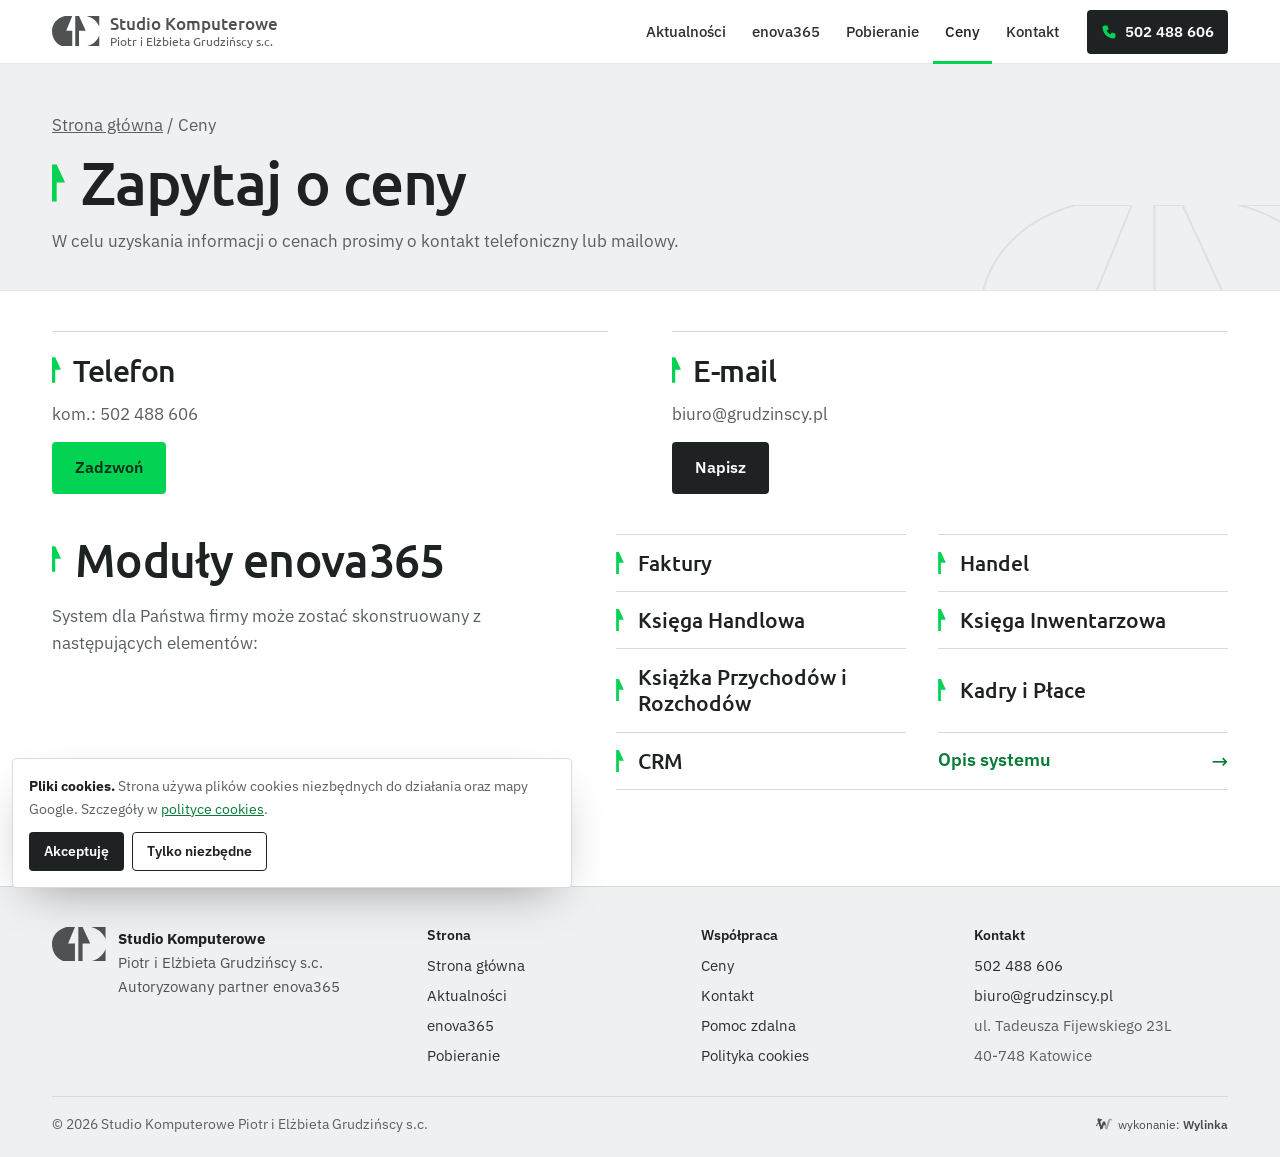
<file: ceny/index.html>
<!doctype html>
<html lang="pl">
<head>
<meta charset="utf-8">
<meta name="viewport" content="width=device-width,initial-scale=1,viewport-fit=cover">
<meta name="robots" content="noindex,nofollow">
<title>Ceny enova365 - zapytaj | Studio Komputerowe Grudzińscy Katowice</title>
<meta name="description" content="W celu uzyskania informacji o cenach enova365 prosimy o kontakt telefoniczny lub mailowy.">
<meta name="theme-color" content="#FFFFFF">
<link rel="icon" href="../assets/favicon.svg" type="image/svg+xml">
<link rel="preconnect" href="https://fonts.googleapis.com">
<link rel="preconnect" href="https://fonts.gstatic.com" crossorigin>
<link href="https://fonts.googleapis.com/css2?family=IBM+Plex+Sans:wght@400;500;600&family=Ubuntu:wght@400;500&display=swap" rel="stylesheet">
<link rel="stylesheet" href="../assets/style.css">
<style>
.wylinka-badge{display:inline-flex;align-items:center;gap:.4em;color:inherit;text-decoration:none;font-size:.875em;line-height:1;opacity:.85}
.wylinka-badge:hover,.wylinka-badge:focus-visible{opacity:1}
.wylinka-badge:focus-visible{outline:2px solid currentColor;outline-offset:3px;border-radius:2px}
.wylinka-badge svg{width:18px;height:18px;flex:none;overflow:visible}
.wylinka-badge b{font-weight:600}
.wylinka-badge .wy-old{opacity:.45;transform-origin:40px 30px;transition:transform .32s cubic-bezier(.3,.7,.4,1),opacity .32s ease-out}
.wylinka-badge .wy-pod{opacity:0;transition:opacity .2s ease-out .08s}
.wylinka-badge:hover .wy-old,.wylinka-badge:focus-visible .wy-old{transform:translate(9px,7px) rotate(9deg);opacity:0}
.wylinka-badge:hover .wy-pod,.wylinka-badge:focus-visible .wy-pod{opacity:1}
@media (prefers-reduced-motion:reduce){.wylinka-badge .wy-old,.wylinka-badge .wy-pod{transition:none}.wylinka-badge:hover .wy-old,.wylinka-badge:focus-visible .wy-old{transform:none;opacity:.45}.wylinka-badge:hover .wy-pod,.wylinka-badge:focus-visible .wy-pod{opacity:0}}
</style>
</head>
<body>
<a class="skip" href="#tresc">Przejdź do treści</a>
<header class="top">
  <div class="wrap top-in">
    <a class="brand" href="../" aria-label="Studio Komputerowe Grudzińscy - strona główna"><svg class="emb" viewBox="0 0 64 40" aria-hidden="true"><path d="M17 0H27L19 19.5H27V40H13C5 37 0 29 0 20C0 11 6 3 17 0Z"/><path d="M31 0H36L45 19.5H36V40H31Z"/><path d="M46 0H63V14C60 7 54 2 46 0Z"/><path d="M63 26V40H47C55 38 60 33 63 26Z"/></svg><span class="brand-t"><b>Studio Komputerowe</b><span>Piotr i Elżbieta Grudzińscy s.c.</span></span></a>
    <nav class="nav" id="nav" aria-label="Menu główne">
      <ul><li><a href="../aktualnosci/">Aktualności</a></li><li><a href="../enova365/">enova365</a></li><li><a href="../pobieranie/">Pobieranie</a></li><li><a href="../ceny/" aria-current="page">Ceny</a></li><li><a href="../kontakt/">Kontakt</a></li></ul>
      <div class="nav-foot"><a class="btn btn-pri" href="tel:+48502488606"><span>Zadzwoń: 502 488 606</span></a><a href="mailto:biuro@grudzinscy.pl">biuro@grudzinscy.pl</a><span>ul. Tadeusza Fijewskiego 23L, 40-748 Katowice</span></div>
    </nav>
    <a class="top-tel" href="tel:+48502488606" aria-label="Zadzwoń: 502 488 606"><svg class="tg" viewBox="0 0 20 20" aria-hidden="true"><path d="M4 2h4l1.5 4.5-2.5 1.8a10 10 0 0 0 4.7 4.7l1.8-2.5L18 12v4a2 2 0 0 1-2 2C8.3 18 2 11.7 2 4a2 2 0 0 1 2-2z"/></svg><span>502 488 606</span></a>
    <button class="burger" type="button" aria-label="Menu" aria-expanded="false" aria-controls="nav"><span></span></button>
  </div>
</header>
<main id="tresc">

<section class="ph"><svg class="hero-bg" viewBox="0 0 64 40" aria-hidden="true"><path d="M17 0H27L19 19.5H27V40H13C5 37 0 29 0 20C0 11 6 3 17 0Z"/><path d="M31 0H36L45 19.5H36V40H31Z"/><path d="M46 0H63V14C60 7 54 2 46 0Z"/><path d="M63 26V40H47C55 38 60 33 63 26Z"/></svg><div class="wrap ph-in"><p class="crumbs"><a href="../">Strona główna</a> / Ceny</p><h1><svg class="mark" viewBox="0 0 14 40" aria-hidden="true"><path d="M0 0H5L14 19.5H5V40H0Z"/></svg>Zapytaj o ceny</h1><p>W celu uzyskania informacji o cenach prosimy o kontakt telefoniczny lub mailowy.</p></div></section>
<section class="sec" style="padding-top:40px"><div class="wrap">
  <div class="duo" style="margin-bottom:40px">
    <div class="box"><h3><svg class="mark" viewBox="0 0 14 40" aria-hidden="true"><path d="M0 0H5L14 19.5H5V40H0Z"/></svg>Telefon</h3><p>kom.: 502 488 606</p><a class="btn btn-pri" href="tel:+48502488606"><span>Zadzwoń</span></a></div>
    <div class="box"><h3><svg class="mark" viewBox="0 0 14 40" aria-hidden="true"><path d="M0 0H5L14 19.5H5V40H0Z"/></svg>E-mail</h3><p>biuro@grudzinscy.pl</p><a class="btn btn-dark" href="mailto:biuro@grudzinscy.pl"><span>Napisz</span></a></div>
  </div>
  <div class="split"><div class="txt"><div class="sec-h" style="margin-bottom:18px"><h2><svg class="mark" viewBox="0 0 14 40" aria-hidden="true"><path d="M0 0H5L14 19.5H5V40H0Z"/></svg>Moduły enova365</h2></div><p>System dla Państwa firmy może zostać skonstruowany z następujących elementów:</p></div><div class="mods"><div class="mod"><svg class="mark" viewBox="0 0 14 40" aria-hidden="true"><path d="M0 0H5L14 19.5H5V40H0Z"/></svg><span>Faktury</span></div><div class="mod"><svg class="mark" viewBox="0 0 14 40" aria-hidden="true"><path d="M0 0H5L14 19.5H5V40H0Z"/></svg><span>Handel</span></div><div class="mod"><svg class="mark" viewBox="0 0 14 40" aria-hidden="true"><path d="M0 0H5L14 19.5H5V40H0Z"/></svg><span>Księga Handlowa</span></div><div class="mod"><svg class="mark" viewBox="0 0 14 40" aria-hidden="true"><path d="M0 0H5L14 19.5H5V40H0Z"/></svg><span>Księga Inwentarzowa</span></div><div class="mod"><svg class="mark" viewBox="0 0 14 40" aria-hidden="true"><path d="M0 0H5L14 19.5H5V40H0Z"/></svg><span>Książka Przychodów i Rozchodów</span></div><div class="mod"><svg class="mark" viewBox="0 0 14 40" aria-hidden="true"><path d="M0 0H5L14 19.5H5V40H0Z"/></svg><span>Kadry i Płace</span></div><div class="mod"><svg class="mark" viewBox="0 0 14 40" aria-hidden="true"><path d="M0 0H5L14 19.5H5V40H0Z"/></svg><span>CRM</span></div><a class="mod mod-link" href="../enova365/"><span>Opis systemu</span><span class="arr" aria-hidden="true">→</span></a></div></div>
</div></section>
</main>
<footer class="foot">
  <div class="wrap">
    <div class="foot-g">
      <div class="foot-brand"><svg class="emb" viewBox="0 0 64 40" aria-hidden="true"><path d="M17 0H27L19 19.5H27V40H13C5 37 0 29 0 20C0 11 6 3 17 0Z"/><path d="M31 0H36L45 19.5H36V40H31Z"/><path d="M46 0H63V14C60 7 54 2 46 0Z"/><path d="M63 26V40H47C55 38 60 33 63 26Z"/></svg><div><b style="color:var(--ink)">Studio Komputerowe</b><br>Piotr i Elżbieta Grudzińscy s.c.<br>Autoryzowany partner enova365</div></div>
      <div><h4>Strona</h4><ul><li><a href="../">Strona główna</a></li><li><a href="../aktualnosci/">Aktualności</a></li><li><a href="../enova365/">enova365</a></li><li><a href="../pobieranie/">Pobieranie</a></li></ul></div>
      <div><h4>Współpraca</h4><ul><li><a href="../ceny/">Ceny</a></li><li><a href="../kontakt/">Kontakt</a></li><li><a href="https://dl.dropbox.com/s/7nw91hk1gg59khw/TeamViewerSK.exe?dl=0" rel="noopener">Pomoc zdalna</a></li><li><a href="../polityka-cookies/">Polityka cookies</a></li></ul></div>
      <div><h4>Kontakt</h4><ul><li><a href="tel:+48502488606">502 488 606</a></li><li><a href="mailto:biuro@grudzinscy.pl">biuro@grudzinscy.pl</a></li><li>ul. Tadeusza Fijewskiego 23L</li><li>40-748 Katowice</li></ul></div>
    </div>
    <div class="foot-bottom"><span>© 2026 Studio Komputerowe Piotr i Elżbieta Grudzińscy s.c.</span><a class="wylinka-badge" href="https://wylinka.pl/?utm_source=grudzinscy.pl&amp;utm_medium=stopka&amp;utm_campaign=wykonanie" rel="noopener" title="Strona wykonana przez Wylinka"><svg viewBox="0 0 64 64" aria-hidden="true" focusable="false" fill="currentColor"><path d="M9.8 22.8l-1.2-7.9 2.2-3.7 15.5 4.6-.5 1.5-7.2 5.5 4.7 15.6 5-15.6 7 0 4.1 12.7-4.2-.9-2.6 1.8-.8-2.2-5.3 15.6-4.3 0 .4 .2-2.1 2.8-1.3-1.1 1.1-1.4-3.1 .2-.1-1.7 2.2-.1-5.7-16.5-4.8 .6-.8 3.1 0 .5-.3 .5 .8 2.2-1.6 .5-.4-1.3-.8 1.6-1.5-.8 .8-1.6-1.4 .6-.6-1.6 2.3-.8 .2-.4 1.3-4.8 5.9-.8-2.4-6.9zM15.2 13.7l-.1-.4-.4 .8-.1 .8 .1 1 .1 .4 .3 .7 .3-.9 .1-.7 0-.8z"/><path class="wy-pod" d="M37.1 49.8l-4.5-13.3 2.6-1.8 4.2 .9 .9 2.8 3-9.7 0-.5 .1-.8 3.2-8.4 .5-1 .6-1 .9-1.1 1.3-1 1.1-.7 1.4-.5 1.4-.3 .7 0 .9 0 1.2 .3 1.4 .6 .8 .5 .7 .7 .6 .7 .5 .9 .3 .9 .1 .9 0 .8-.2 .9-.5 .9-.5 .6-.7 .5-.7 .3-.1-.1 0-.1 .5-.5 .3-.7 .2-.5 0-.6-.1-.6-.3-.7-.4-.5-.4-.4-.5-.3-.6-.3-.7 0-.7 .1-.6 .1-.5 .4-.5 .5-.3 .5-.2 .7-.1 1.5-1.4 5.1-.8 3.3-.3 .7-.5 .7-6 17.5 1.9 .1-.1 1.7-3.1-.2 1.1 1.4-1.3 1.1-2.1-2.8 .4-.2z"/><path class="wy-old" d="M40.8 50l.4-.2-4.1 0-4.2-12.5 2.5-1.7 4.3 .9 .6 1.9 .6-1.6 0-.3 2.4-7.8 0-.5 .1-.8 3.2-8.4 .4-.8 .6-.9 .9-1.2 .9-.9 1.3-.8 1.4-.6 1.2-.3 1.4-.1 1.3 .1 .6 .2 .8 .3 1.1 .6 .9 .7 .7 .9 .5 .9 .3 .9 .1 1.1-.1 .9-.3 .9-.4 .7-.6 .7-.6 .4-.6 .2-.1-.1 0-.1 .5-.5 .3-.7 .2-.5 0-.5-.1-.6-.2-.6-.3-.5-.4-.5-.5-.3-.6-.3-.7-.1-.6 0-.6 .1-.6 .3-.6 .5-.3 .4-.2 .5-.1 .5-.1 1.5-1.4 5.1-.8 3.3-.3 .7-.5 .7-6 17.5 1.9 .1-.1 1.7-3.1-.2 1.1 1.4-1.3 1.1zM49.6 17.1l.6 1.7-1.5 1.9 .4 .4 1.8-2.1-.7-2.1zM48.1 28.3l.5 1.8-1.7 1.8 .4 .4 1.9-2-.6-2.2zM37.9 41.7l1.7-1.5-.4-.4-1.7 1.4zM42.6 38.7l-1.5 2.8 1.1 2-1.3 2.6 .5 .2 1.5-2.8-1.1-2 1.4-2.5z"/></svg><span>wykonanie: <b>Wylinka</b></span></a></div>
  </div>
</footer>
<div class="ck" role="dialog" aria-label="Pliki cookies"><p><b>Pliki cookies.</b> Strona używa plików cookies niezbędnych do działania oraz mapy Google. Szczegóły w <a href="../polityka-cookies/">polityce cookies</a>.</p><div class="ck-b"><button class="btn btn-dark" data-ck="all" type="button">Akceptuję</button><button class="btn btn-sec" data-ck="min" type="button">Tylko niezbędne</button></div></div>
<script src="../assets/app.js" defer></script>
</body>
</html>
</file>
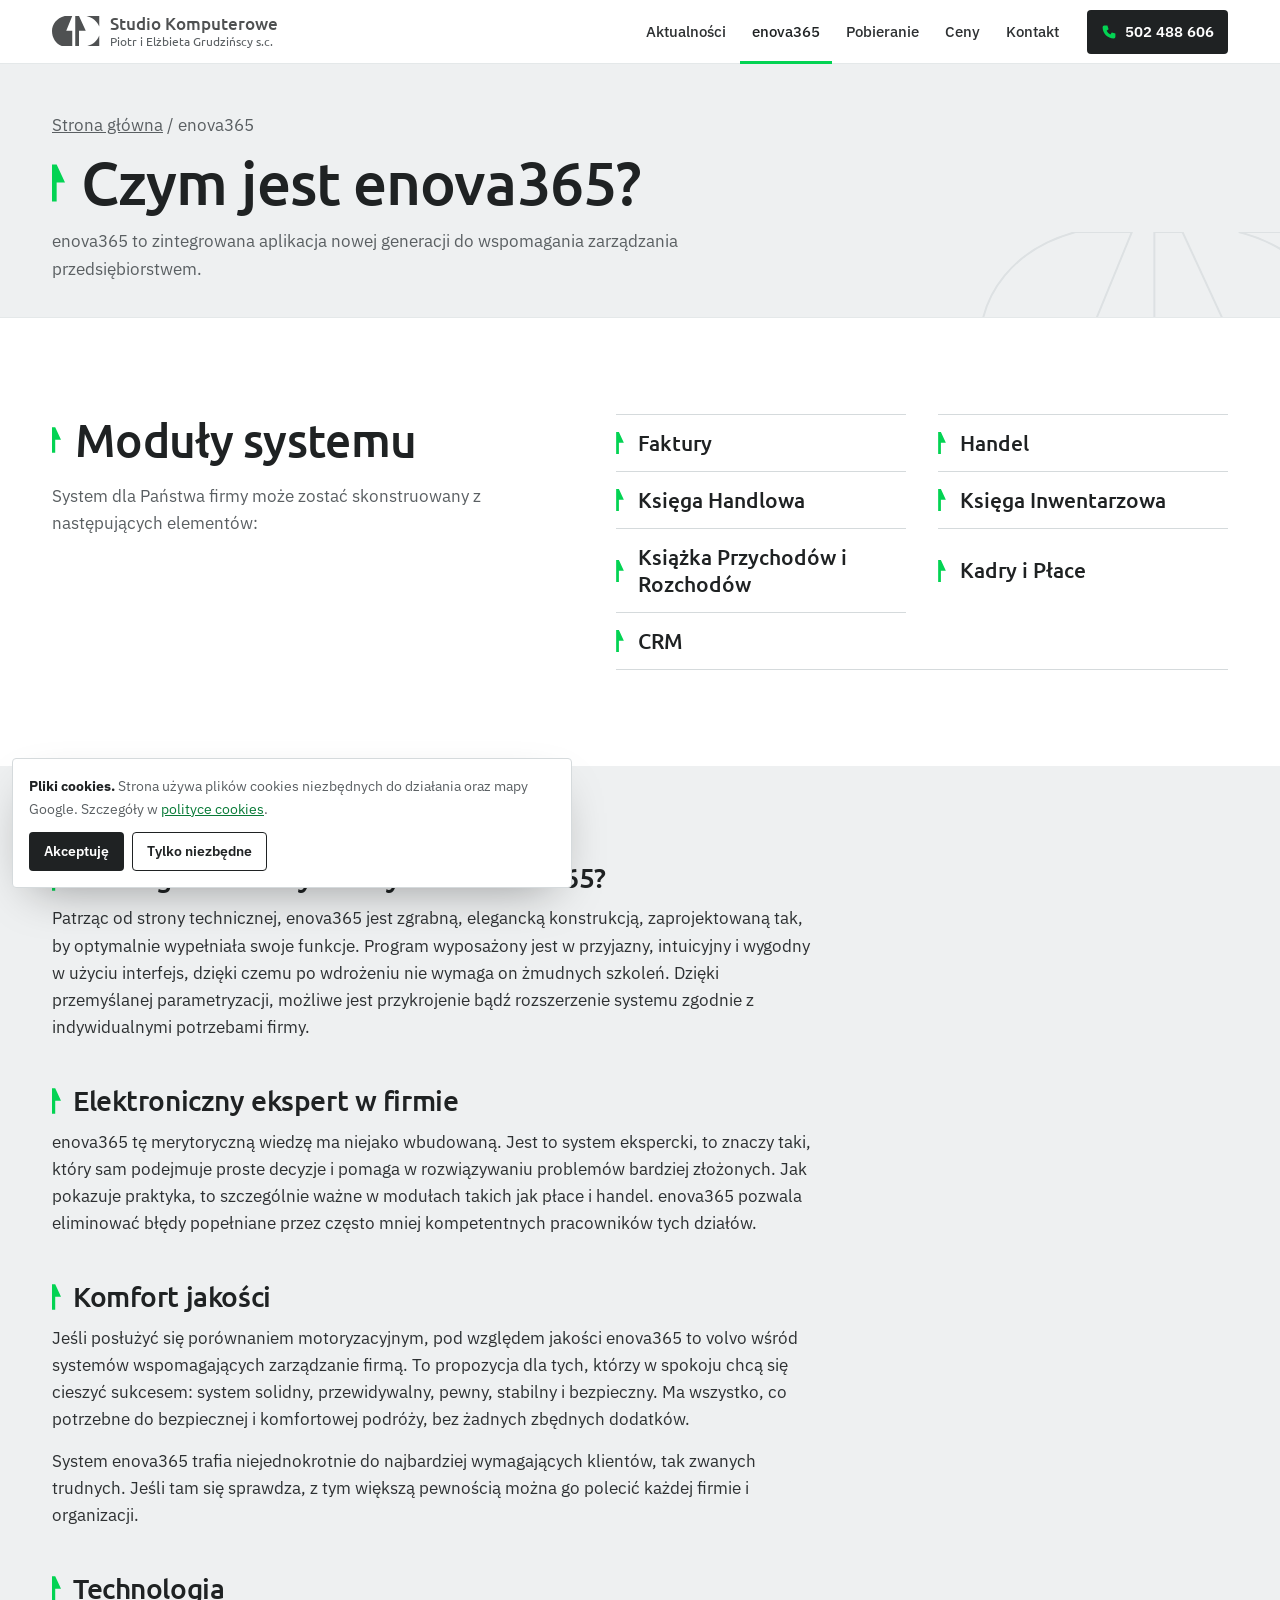
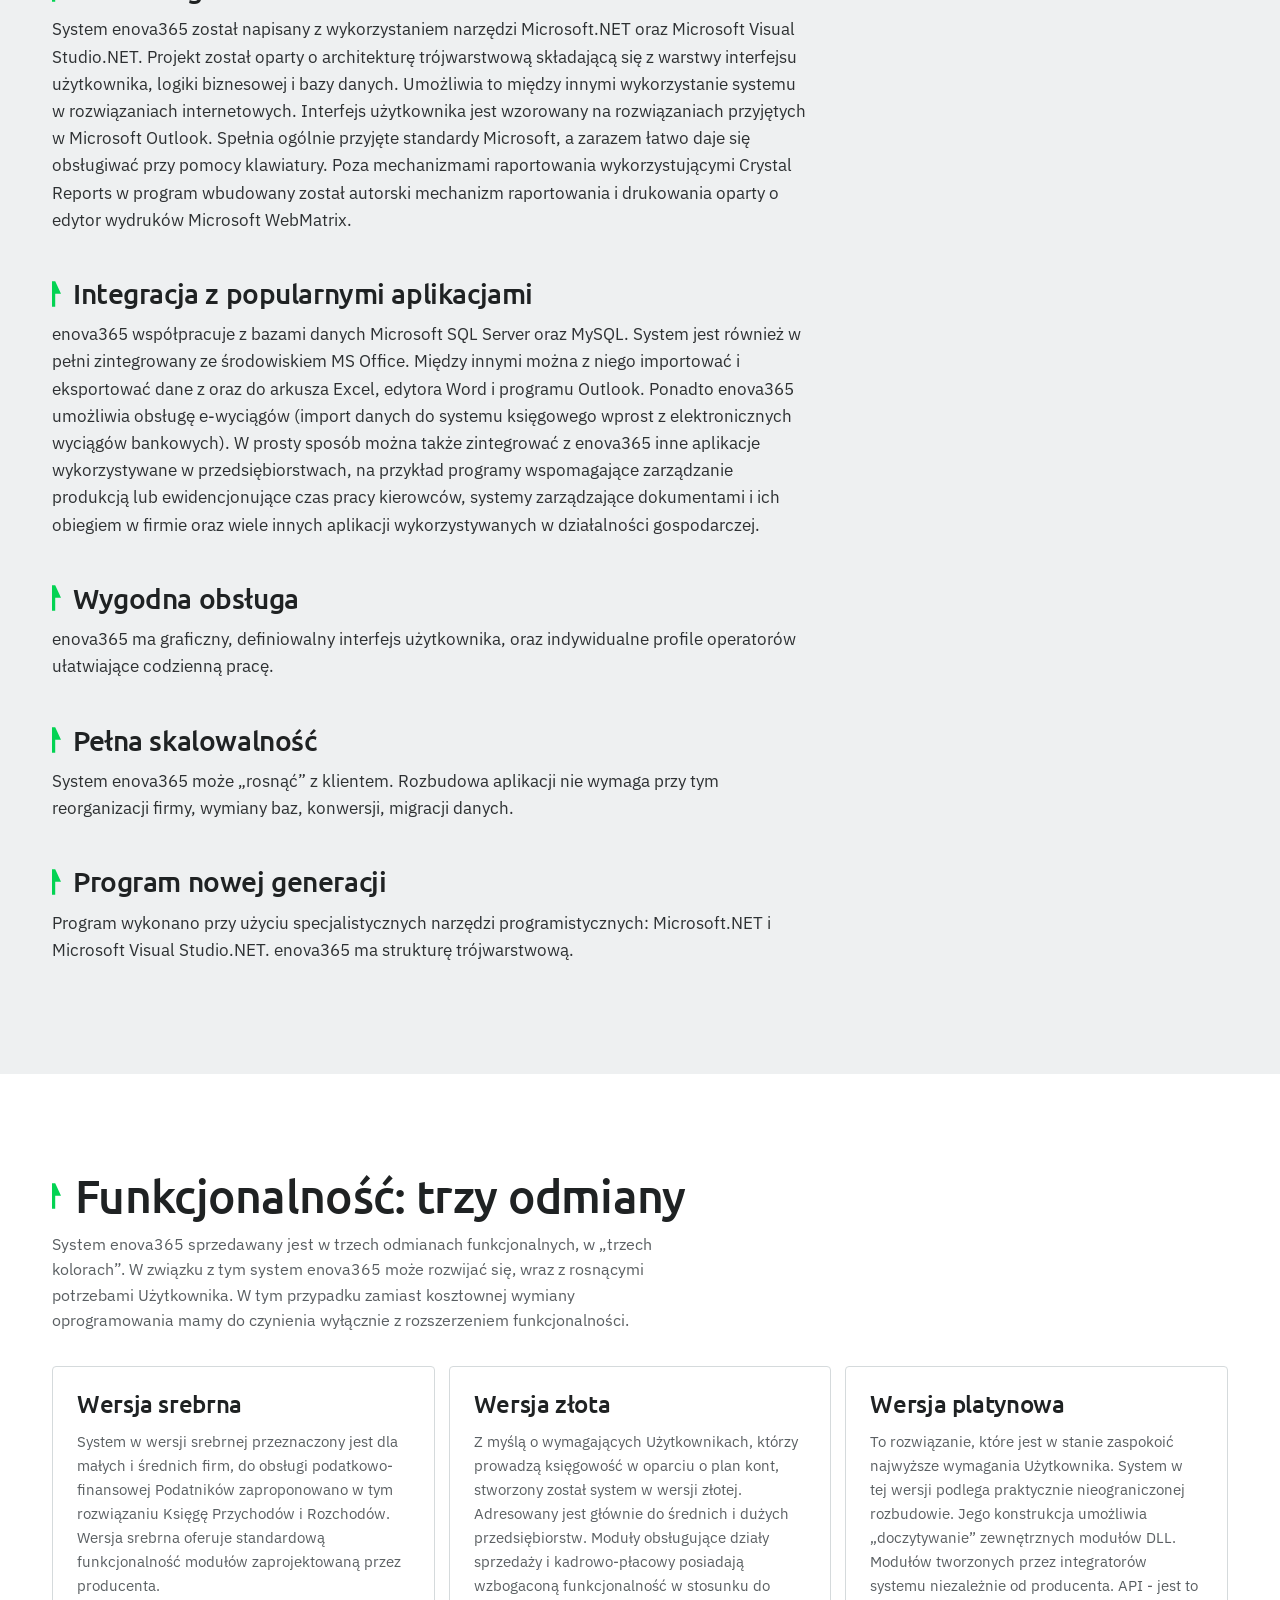
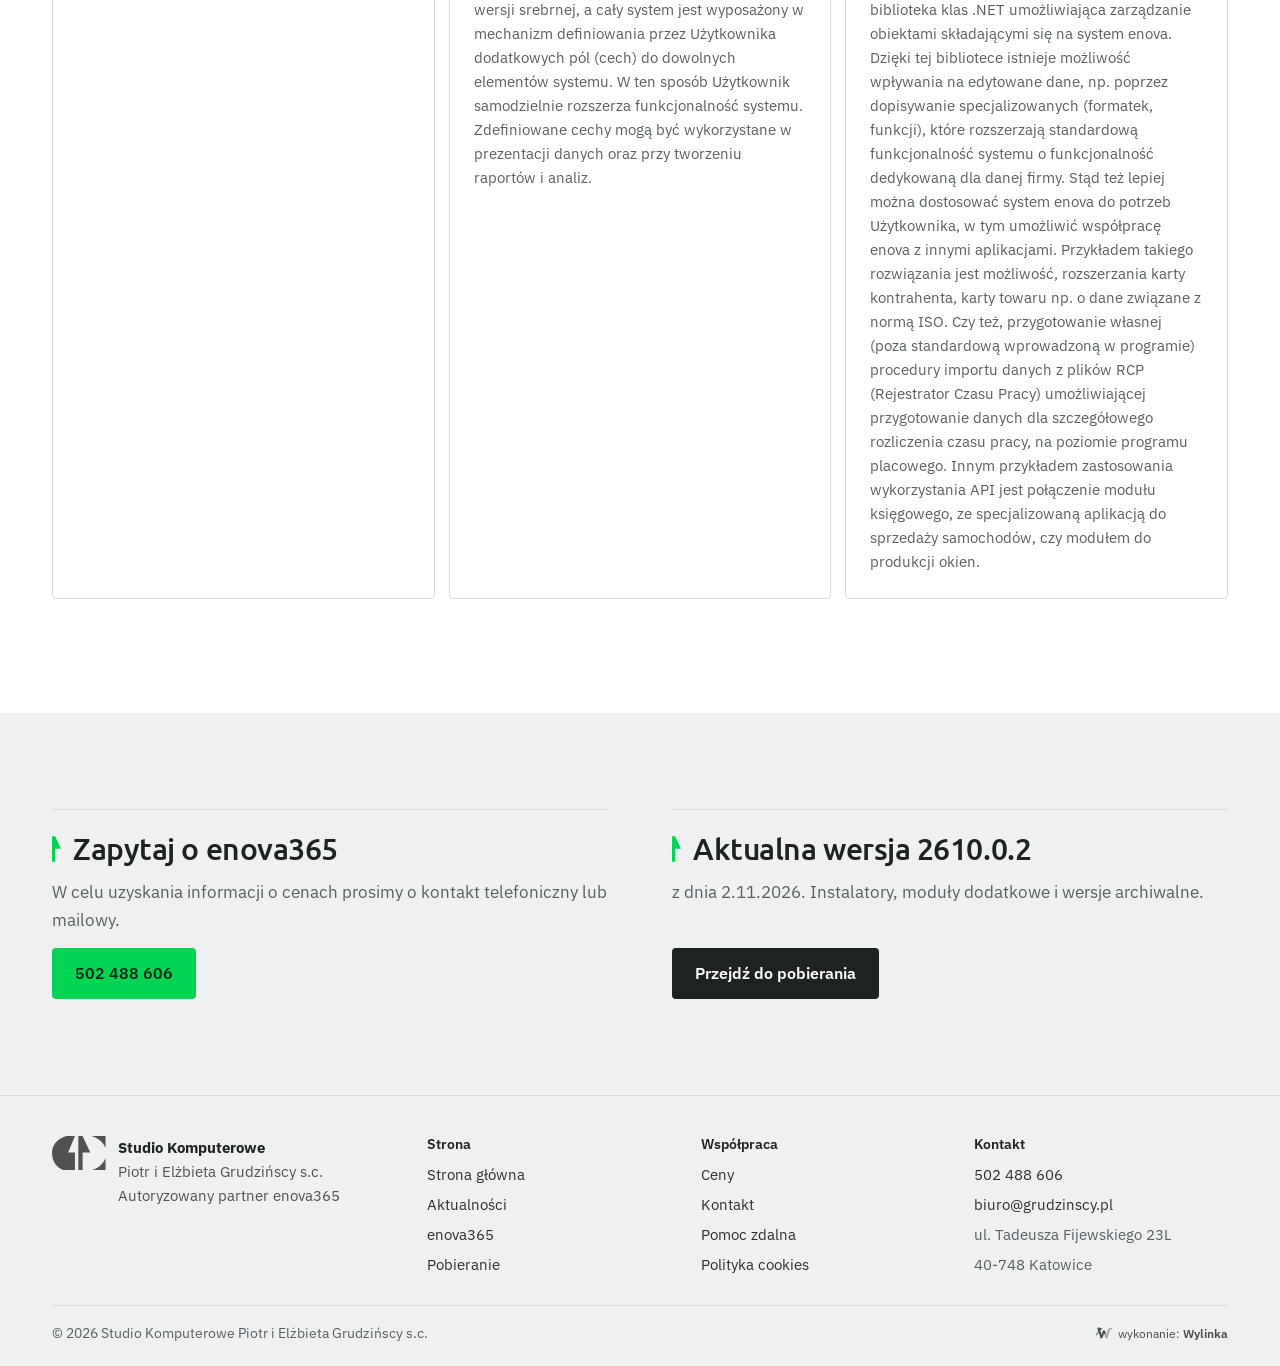
<file: enova365/index.html>
<!doctype html>
<html lang="pl">
<head>
<meta charset="utf-8">
<meta name="viewport" content="width=device-width,initial-scale=1,viewport-fit=cover">
<meta name="robots" content="noindex,nofollow">
<title>enova365 - moduły i odmiany systemu | Studio Komputerowe Grudzińscy Katowice</title>
<meta name="description" content="Czym jest enova365: moduły Faktury, Handel, Księga Handlowa, Kadry i Płace, CRM; wersje srebrna, złota i platynowa.">
<meta name="theme-color" content="#FFFFFF">
<link rel="icon" href="../assets/favicon.svg" type="image/svg+xml">
<link rel="preconnect" href="https://fonts.googleapis.com">
<link rel="preconnect" href="https://fonts.gstatic.com" crossorigin>
<link href="https://fonts.googleapis.com/css2?family=IBM+Plex+Sans:wght@400;500;600&family=Ubuntu:wght@400;500&display=swap" rel="stylesheet">
<link rel="stylesheet" href="../assets/style.css">
<style>
.wylinka-badge{display:inline-flex;align-items:center;gap:.4em;color:inherit;text-decoration:none;font-size:.875em;line-height:1;opacity:.85}
.wylinka-badge:hover,.wylinka-badge:focus-visible{opacity:1}
.wylinka-badge:focus-visible{outline:2px solid currentColor;outline-offset:3px;border-radius:2px}
.wylinka-badge svg{width:18px;height:18px;flex:none;overflow:visible}
.wylinka-badge b{font-weight:600}
.wylinka-badge .wy-old{opacity:.45;transform-origin:40px 30px;transition:transform .32s cubic-bezier(.3,.7,.4,1),opacity .32s ease-out}
.wylinka-badge .wy-pod{opacity:0;transition:opacity .2s ease-out .08s}
.wylinka-badge:hover .wy-old,.wylinka-badge:focus-visible .wy-old{transform:translate(9px,7px) rotate(9deg);opacity:0}
.wylinka-badge:hover .wy-pod,.wylinka-badge:focus-visible .wy-pod{opacity:1}
@media (prefers-reduced-motion:reduce){.wylinka-badge .wy-old,.wylinka-badge .wy-pod{transition:none}.wylinka-badge:hover .wy-old,.wylinka-badge:focus-visible .wy-old{transform:none;opacity:.45}.wylinka-badge:hover .wy-pod,.wylinka-badge:focus-visible .wy-pod{opacity:0}}
</style>
</head>
<body>
<a class="skip" href="#tresc">Przejdź do treści</a>
<header class="top">
  <div class="wrap top-in">
    <a class="brand" href="../" aria-label="Studio Komputerowe Grudzińscy - strona główna"><svg class="emb" viewBox="0 0 64 40" aria-hidden="true"><path d="M17 0H27L19 19.5H27V40H13C5 37 0 29 0 20C0 11 6 3 17 0Z"/><path d="M31 0H36L45 19.5H36V40H31Z"/><path d="M46 0H63V14C60 7 54 2 46 0Z"/><path d="M63 26V40H47C55 38 60 33 63 26Z"/></svg><span class="brand-t"><b>Studio Komputerowe</b><span>Piotr i Elżbieta Grudzińscy s.c.</span></span></a>
    <nav class="nav" id="nav" aria-label="Menu główne">
      <ul><li><a href="../aktualnosci/">Aktualności</a></li><li><a href="../enova365/" aria-current="page">enova365</a></li><li><a href="../pobieranie/">Pobieranie</a></li><li><a href="../ceny/">Ceny</a></li><li><a href="../kontakt/">Kontakt</a></li></ul>
      <div class="nav-foot"><a class="btn btn-pri" href="tel:+48502488606"><span>Zadzwoń: 502 488 606</span></a><a href="mailto:biuro@grudzinscy.pl">biuro@grudzinscy.pl</a><span>ul. Tadeusza Fijewskiego 23L, 40-748 Katowice</span></div>
    </nav>
    <a class="top-tel" href="tel:+48502488606" aria-label="Zadzwoń: 502 488 606"><svg class="tg" viewBox="0 0 20 20" aria-hidden="true"><path d="M4 2h4l1.5 4.5-2.5 1.8a10 10 0 0 0 4.7 4.7l1.8-2.5L18 12v4a2 2 0 0 1-2 2C8.3 18 2 11.7 2 4a2 2 0 0 1 2-2z"/></svg><span>502 488 606</span></a>
    <button class="burger" type="button" aria-label="Menu" aria-expanded="false" aria-controls="nav"><span></span></button>
  </div>
</header>
<main id="tresc">

<section class="ph"><svg class="hero-bg" viewBox="0 0 64 40" aria-hidden="true"><path d="M17 0H27L19 19.5H27V40H13C5 37 0 29 0 20C0 11 6 3 17 0Z"/><path d="M31 0H36L45 19.5H36V40H31Z"/><path d="M46 0H63V14C60 7 54 2 46 0Z"/><path d="M63 26V40H47C55 38 60 33 63 26Z"/></svg><div class="wrap ph-in"><p class="crumbs"><a href="../">Strona główna</a> / enova365</p><h1><svg class="mark" viewBox="0 0 14 40" aria-hidden="true"><path d="M0 0H5L14 19.5H5V40H0Z"/></svg>Czym jest enova365?</h1><p>enova365 to zintegrowana aplikacja nowej generacji do wspomagania zarządzania przedsiębiorstwem.</p></div></section>
<section class="sec"><div class="wrap split">
  <div class="txt"><div class="sec-h" style="margin-bottom:18px"><h2><svg class="mark" viewBox="0 0 14 40" aria-hidden="true"><path d="M0 0H5L14 19.5H5V40H0Z"/></svg>Moduły systemu</h2></div><p>System dla Państwa firmy może zostać skonstruowany z następujących elementów:</p></div>
  <div class="mods n7"><div class="mod"><svg class="mark" viewBox="0 0 14 40" aria-hidden="true"><path d="M0 0H5L14 19.5H5V40H0Z"/></svg><span>Faktury</span></div><div class="mod"><svg class="mark" viewBox="0 0 14 40" aria-hidden="true"><path d="M0 0H5L14 19.5H5V40H0Z"/></svg><span>Handel</span></div><div class="mod"><svg class="mark" viewBox="0 0 14 40" aria-hidden="true"><path d="M0 0H5L14 19.5H5V40H0Z"/></svg><span>Księga Handlowa</span></div><div class="mod"><svg class="mark" viewBox="0 0 14 40" aria-hidden="true"><path d="M0 0H5L14 19.5H5V40H0Z"/></svg><span>Księga Inwentarzowa</span></div><div class="mod"><svg class="mark" viewBox="0 0 14 40" aria-hidden="true"><path d="M0 0H5L14 19.5H5V40H0Z"/></svg><span>Książka Przychodów i Rozchodów</span></div><div class="mod"><svg class="mark" viewBox="0 0 14 40" aria-hidden="true"><path d="M0 0H5L14 19.5H5V40H0Z"/></svg><span>Kadry i Płace</span></div><div class="mod"><svg class="mark" viewBox="0 0 14 40" aria-hidden="true"><path d="M0 0H5L14 19.5H5V40H0Z"/></svg><span>CRM</span></div></div>
</div></section>
<section class="sec sec-alt"><div class="wrap"><div class="prose">
<h2><svg class="mark" viewBox="0 0 14 40" aria-hidden="true"><path d="M0 0H5L14 19.5H5V40H0Z"/></svg>Dlaczego warto wybrać system enova365?</h2>
<p>Patrząc od strony technicznej, enova365 jest zgrabną, elegancką konstrukcją, zaprojektowaną tak, by optymalnie wypełniała swoje funkcje. Program wyposażony jest w przyjazny, intuicyjny i wygodny w użyciu interfejs, dzięki czemu po wdrożeniu nie wymaga on żmudnych szkoleń. Dzięki przemyślanej parametryzacji, możliwe jest przykrojenie bądź rozszerzenie systemu zgodnie z indywidualnymi potrzebami firmy.</p>
<h2><svg class="mark" viewBox="0 0 14 40" aria-hidden="true"><path d="M0 0H5L14 19.5H5V40H0Z"/></svg>Elektroniczny ekspert w firmie</h2>
<p>enova365 tę merytoryczną wiedzę ma niejako wbudowaną. Jest to system ekspercki, to znaczy taki, który sam podejmuje proste decyzje i pomaga w rozwiązywaniu problemów bardziej złożonych. Jak pokazuje praktyka, to szczególnie ważne w modułach takich jak płace i handel. enova365 pozwala eliminować błędy popełniane przez często mniej kompetentnych pracowników tych działów.</p>
<h2><svg class="mark" viewBox="0 0 14 40" aria-hidden="true"><path d="M0 0H5L14 19.5H5V40H0Z"/></svg>Komfort jakości</h2>
<p>Jeśli posłużyć się porównaniem motoryzacyjnym, pod względem jakości enova365 to volvo wśród systemów wspomagających zarządzanie firmą. To propozycja dla tych, którzy w spokoju chcą się cieszyć sukcesem: system solidny, przewidywalny, pewny, stabilny i bezpieczny. Ma wszystko, co potrzebne do bezpiecznej i komfortowej podróży, bez żadnych zbędnych dodatków.</p>
<p>System enova365 trafia niejednokrotnie do najbardziej wymagających klientów, tak zwanych trudnych. Jeśli tam się sprawdza, z tym większą pewnością można go polecić każdej firmie i organizacji.</p>
<h2><svg class="mark" viewBox="0 0 14 40" aria-hidden="true"><path d="M0 0H5L14 19.5H5V40H0Z"/></svg>Technologia</h2>
<p>System enova365 został napisany z wykorzystaniem narzędzi Microsoft.NET oraz Microsoft Visual Studio.NET. Projekt został oparty o architekturę trójwarstwową składającą się z warstwy interfejsu użytkownika, logiki biznesowej i bazy danych. Umożliwia to między innymi wykorzystanie systemu w rozwiązaniach internetowych. Interfejs użytkownika jest wzorowany na rozwiązaniach przyjętych w Microsoft Outlook. Spełnia ogólnie przyjęte standardy Microsoft, a zarazem łatwo daje się obsługiwać przy pomocy klawiatury. Poza mechanizmami raportowania wykorzystującymi Crystal Reports w program wbudowany został autorski mechanizm raportowania i drukowania oparty o edytor wydruków Microsoft WebMatrix.</p>
<h2><svg class="mark" viewBox="0 0 14 40" aria-hidden="true"><path d="M0 0H5L14 19.5H5V40H0Z"/></svg>Integracja z popularnymi aplikacjami</h2>
<p>enova365 współpracuje z bazami danych Microsoft SQL Server oraz MySQL. System jest również w pełni zintegrowany ze środowiskiem MS Office. Między innymi można z niego importować i eksportować dane z oraz do arkusza Excel, edytora Word i programu Outlook. Ponadto enova365 umożliwia obsługę e-wyciągów (import danych do systemu księgowego wprost z elektronicznych wyciągów bankowych). W prosty sposób można także zintegrować z enova365 inne aplikacje wykorzystywane w przedsiębiorstwach, na przykład programy wspomagające zarządzanie produkcją lub ewidencjonujące czas pracy kierowców, systemy zarządzające dokumentami i ich obiegiem w firmie oraz wiele innych aplikacji wykorzystywanych w działalności gospodarczej.</p>
<h2><svg class="mark" viewBox="0 0 14 40" aria-hidden="true"><path d="M0 0H5L14 19.5H5V40H0Z"/></svg>Wygodna obsługa</h2>
<p>enova365 ma graficzny, definiowalny interfejs użytkownika, oraz indywidualne profile operatorów ułatwiające codzienną pracę.</p>
<h2><svg class="mark" viewBox="0 0 14 40" aria-hidden="true"><path d="M0 0H5L14 19.5H5V40H0Z"/></svg>Pełna skalowalność</h2>
<p>System enova365 może „rosnąć” z klientem. Rozbudowa aplikacji nie wymaga przy tym reorganizacji firmy, wymiany baz, konwersji, migracji danych.</p>
<h2><svg class="mark" viewBox="0 0 14 40" aria-hidden="true"><path d="M0 0H5L14 19.5H5V40H0Z"/></svg>Program nowej generacji</h2>
<p>Program wykonano przy użyciu specjalistycznych narzędzi programistycznych: Microsoft.NET i Microsoft Visual Studio.NET. enova365 ma strukturę trójwarstwową.</p>
</div></div></section>
<section class="sec" id="odmiany"><div class="wrap">
  <div class="swipe"><div class="sec-h"><div><h2><svg class="mark" viewBox="0 0 14 40" aria-hidden="true"><path d="M0 0H5L14 19.5H5V40H0Z"/></svg>Funkcjonalność: trzy odmiany</h2><p>System enova365 sprzedawany jest w trzech odmianach funkcjonalnych, w „trzech kolorach”. W związku z tym system enova365 może rozwijać się, wraz z rosnącymi potrzebami Użytkownika. W tym przypadku zamiast kosztownej wymiany oprogramowania mamy do czynienia wyłącznie z rozszerzeniem funkcjonalności.</p></div><div class="sw-ctl"><button type="button" data-prev aria-label="Poprzednie"><span aria-hidden="true">←</span></button><button type="button" data-next aria-label="Następne"><span aria-hidden="true">→</span></button></div></div><div class="track t3"><article class="ed ed-s"><h3><i></i>Wersja srebrna</h3><p>System w wersji srebrnej przeznaczony jest dla małych i średnich firm, do obsługi podatkowo-finansowej Podatników zaproponowano w tym rozwiązaniu Księgę Przychodów i Rozchodów. Wersja srebrna oferuje standardową funkcjonalność modułów zaprojektowaną przez producenta.</p></article><article class="ed ed-z"><h3><i></i>Wersja złota</h3><p>Z myślą o wymagających Użytkownikach, którzy prowadzą księgowość w oparciu o plan kont, stworzony został system w wersji złotej. Adresowany jest głównie do średnich i dużych przedsiębiorstw. Moduły obsługujące działy sprzedaży i kadrowo-płacowy posiadają wzbogaconą funkcjonalność w stosunku do wersji srebrnej, a cały system jest wyposażony w mechanizm definiowania przez Użytkownika dodatkowych pól (cech) do dowolnych elementów systemu. W ten sposób Użytkownik samodzielnie rozszerza funkcjonalność systemu. Zdefiniowane cechy mogą być wykorzystane w prezentacji danych oraz przy tworzeniu raportów i analiz.</p></article><article class="ed ed-p"><h3><i></i>Wersja platynowa</h3><p>To rozwiązanie, które jest w stanie zaspokoić najwyższe wymagania Użytkownika. System w tej wersji podlega praktycznie nieograniczonej rozbudowie. Jego konstrukcja umożliwia „doczytywanie” zewnętrznych modułów DLL. Modułów tworzonych przez integratorów systemu niezależnie od producenta. API - jest to biblioteka klas .NET umożliwiająca zarządzanie obiektami składającymi się na system enova. Dzięki tej bibliotece istnieje możliwość wpływania na edytowane dane, np. poprzez dopisywanie specjalizowanych (formatek, funkcji), które rozszerzają standardową funkcjonalność systemu o funkcjonalność dedykowaną dla danej firmy. Stąd też lepiej można dostosować system enova do potrzeb Użytkownika, w tym umożliwić współpracę enova z innymi aplikacjami. Przykładem takiego rozwiązania jest możliwość, rozszerzania karty kontrahenta, karty towaru np. o dane związane z normą ISO. Czy też, przygotowanie własnej (poza standardową wprowadzoną w programie) procedury importu danych z plików RCP (Rejestrator Czasu Pracy) umożliwiającej przygotowanie danych dla szczegółowego rozliczenia czasu pracy, na poziomie programu placowego. Innym przykładem zastosowania wykorzystania API jest połączenie modułu księgowego, ze specjalizowaną aplikacją do sprzedaży samochodów, czy modułem do produkcji okien.</p></article></div><div class="dots" aria-hidden="true"></div></div>
</div></section>
<section class="sec sec-alt"><div class="wrap duo">
  <div class="box"><h3><svg class="mark" viewBox="0 0 14 40" aria-hidden="true"><path d="M0 0H5L14 19.5H5V40H0Z"/></svg>Zapytaj o enova365</h3><p>W celu uzyskania informacji o cenach prosimy o kontakt telefoniczny lub mailowy.</p><a class="btn btn-pri" href="tel:+48502488606"><span>502 488 606</span></a></div>
  <div class="box"><h3><svg class="mark" viewBox="0 0 14 40" aria-hidden="true"><path d="M0 0H5L14 19.5H5V40H0Z"/></svg>Aktualna wersja 2610.0.2</h3><p>z dnia 2.11.2026. Instalatory, moduły dodatkowe i wersje archiwalne.</p><a class="btn btn-dark" href="../pobieranie/"><span>Przejdź do pobierania</span></a></div>
</div></section>
</main>
<footer class="foot">
  <div class="wrap">
    <div class="foot-g">
      <div class="foot-brand"><svg class="emb" viewBox="0 0 64 40" aria-hidden="true"><path d="M17 0H27L19 19.5H27V40H13C5 37 0 29 0 20C0 11 6 3 17 0Z"/><path d="M31 0H36L45 19.5H36V40H31Z"/><path d="M46 0H63V14C60 7 54 2 46 0Z"/><path d="M63 26V40H47C55 38 60 33 63 26Z"/></svg><div><b style="color:var(--ink)">Studio Komputerowe</b><br>Piotr i Elżbieta Grudzińscy s.c.<br>Autoryzowany partner enova365</div></div>
      <div><h4>Strona</h4><ul><li><a href="../">Strona główna</a></li><li><a href="../aktualnosci/">Aktualności</a></li><li><a href="../enova365/">enova365</a></li><li><a href="../pobieranie/">Pobieranie</a></li></ul></div>
      <div><h4>Współpraca</h4><ul><li><a href="../ceny/">Ceny</a></li><li><a href="../kontakt/">Kontakt</a></li><li><a href="https://dl.dropbox.com/s/7nw91hk1gg59khw/TeamViewerSK.exe?dl=0" rel="noopener">Pomoc zdalna</a></li><li><a href="../polityka-cookies/">Polityka cookies</a></li></ul></div>
      <div><h4>Kontakt</h4><ul><li><a href="tel:+48502488606">502 488 606</a></li><li><a href="mailto:biuro@grudzinscy.pl">biuro@grudzinscy.pl</a></li><li>ul. Tadeusza Fijewskiego 23L</li><li>40-748 Katowice</li></ul></div>
    </div>
    <div class="foot-bottom"><span>© 2026 Studio Komputerowe Piotr i Elżbieta Grudzińscy s.c.</span><a class="wylinka-badge" href="https://wylinka.pl/?utm_source=grudzinscy.pl&amp;utm_medium=stopka&amp;utm_campaign=wykonanie" rel="noopener" title="Strona wykonana przez Wylinka"><svg viewBox="0 0 64 64" aria-hidden="true" focusable="false" fill="currentColor"><path d="M9.8 22.8l-1.2-7.9 2.2-3.7 15.5 4.6-.5 1.5-7.2 5.5 4.7 15.6 5-15.6 7 0 4.1 12.7-4.2-.9-2.6 1.8-.8-2.2-5.3 15.6-4.3 0 .4 .2-2.1 2.8-1.3-1.1 1.1-1.4-3.1 .2-.1-1.7 2.2-.1-5.7-16.5-4.8 .6-.8 3.1 0 .5-.3 .5 .8 2.2-1.6 .5-.4-1.3-.8 1.6-1.5-.8 .8-1.6-1.4 .6-.6-1.6 2.3-.8 .2-.4 1.3-4.8 5.9-.8-2.4-6.9zM15.2 13.7l-.1-.4-.4 .8-.1 .8 .1 1 .1 .4 .3 .7 .3-.9 .1-.7 0-.8z"/><path class="wy-pod" d="M37.1 49.8l-4.5-13.3 2.6-1.8 4.2 .9 .9 2.8 3-9.7 0-.5 .1-.8 3.2-8.4 .5-1 .6-1 .9-1.1 1.3-1 1.1-.7 1.4-.5 1.4-.3 .7 0 .9 0 1.2 .3 1.4 .6 .8 .5 .7 .7 .6 .7 .5 .9 .3 .9 .1 .9 0 .8-.2 .9-.5 .9-.5 .6-.7 .5-.7 .3-.1-.1 0-.1 .5-.5 .3-.7 .2-.5 0-.6-.1-.6-.3-.7-.4-.5-.4-.4-.5-.3-.6-.3-.7 0-.7 .1-.6 .1-.5 .4-.5 .5-.3 .5-.2 .7-.1 1.5-1.4 5.1-.8 3.3-.3 .7-.5 .7-6 17.5 1.9 .1-.1 1.7-3.1-.2 1.1 1.4-1.3 1.1-2.1-2.8 .4-.2z"/><path class="wy-old" d="M40.8 50l.4-.2-4.1 0-4.2-12.5 2.5-1.7 4.3 .9 .6 1.9 .6-1.6 0-.3 2.4-7.8 0-.5 .1-.8 3.2-8.4 .4-.8 .6-.9 .9-1.2 .9-.9 1.3-.8 1.4-.6 1.2-.3 1.4-.1 1.3 .1 .6 .2 .8 .3 1.1 .6 .9 .7 .7 .9 .5 .9 .3 .9 .1 1.1-.1 .9-.3 .9-.4 .7-.6 .7-.6 .4-.6 .2-.1-.1 0-.1 .5-.5 .3-.7 .2-.5 0-.5-.1-.6-.2-.6-.3-.5-.4-.5-.5-.3-.6-.3-.7-.1-.6 0-.6 .1-.6 .3-.6 .5-.3 .4-.2 .5-.1 .5-.1 1.5-1.4 5.1-.8 3.3-.3 .7-.5 .7-6 17.5 1.9 .1-.1 1.7-3.1-.2 1.1 1.4-1.3 1.1zM49.6 17.1l.6 1.7-1.5 1.9 .4 .4 1.8-2.1-.7-2.1zM48.1 28.3l.5 1.8-1.7 1.8 .4 .4 1.9-2-.6-2.2zM37.9 41.7l1.7-1.5-.4-.4-1.7 1.4zM42.6 38.7l-1.5 2.8 1.1 2-1.3 2.6 .5 .2 1.5-2.8-1.1-2 1.4-2.5z"/></svg><span>wykonanie: <b>Wylinka</b></span></a></div>
  </div>
</footer>
<div class="ck" role="dialog" aria-label="Pliki cookies"><p><b>Pliki cookies.</b> Strona używa plików cookies niezbędnych do działania oraz mapy Google. Szczegóły w <a href="../polityka-cookies/">polityce cookies</a>.</p><div class="ck-b"><button class="btn btn-dark" data-ck="all" type="button">Akceptuję</button><button class="btn btn-sec" data-ck="min" type="button">Tylko niezbędne</button></div></div>
<script src="../assets/app.js" defer></script>
</body>
</html>
</file>
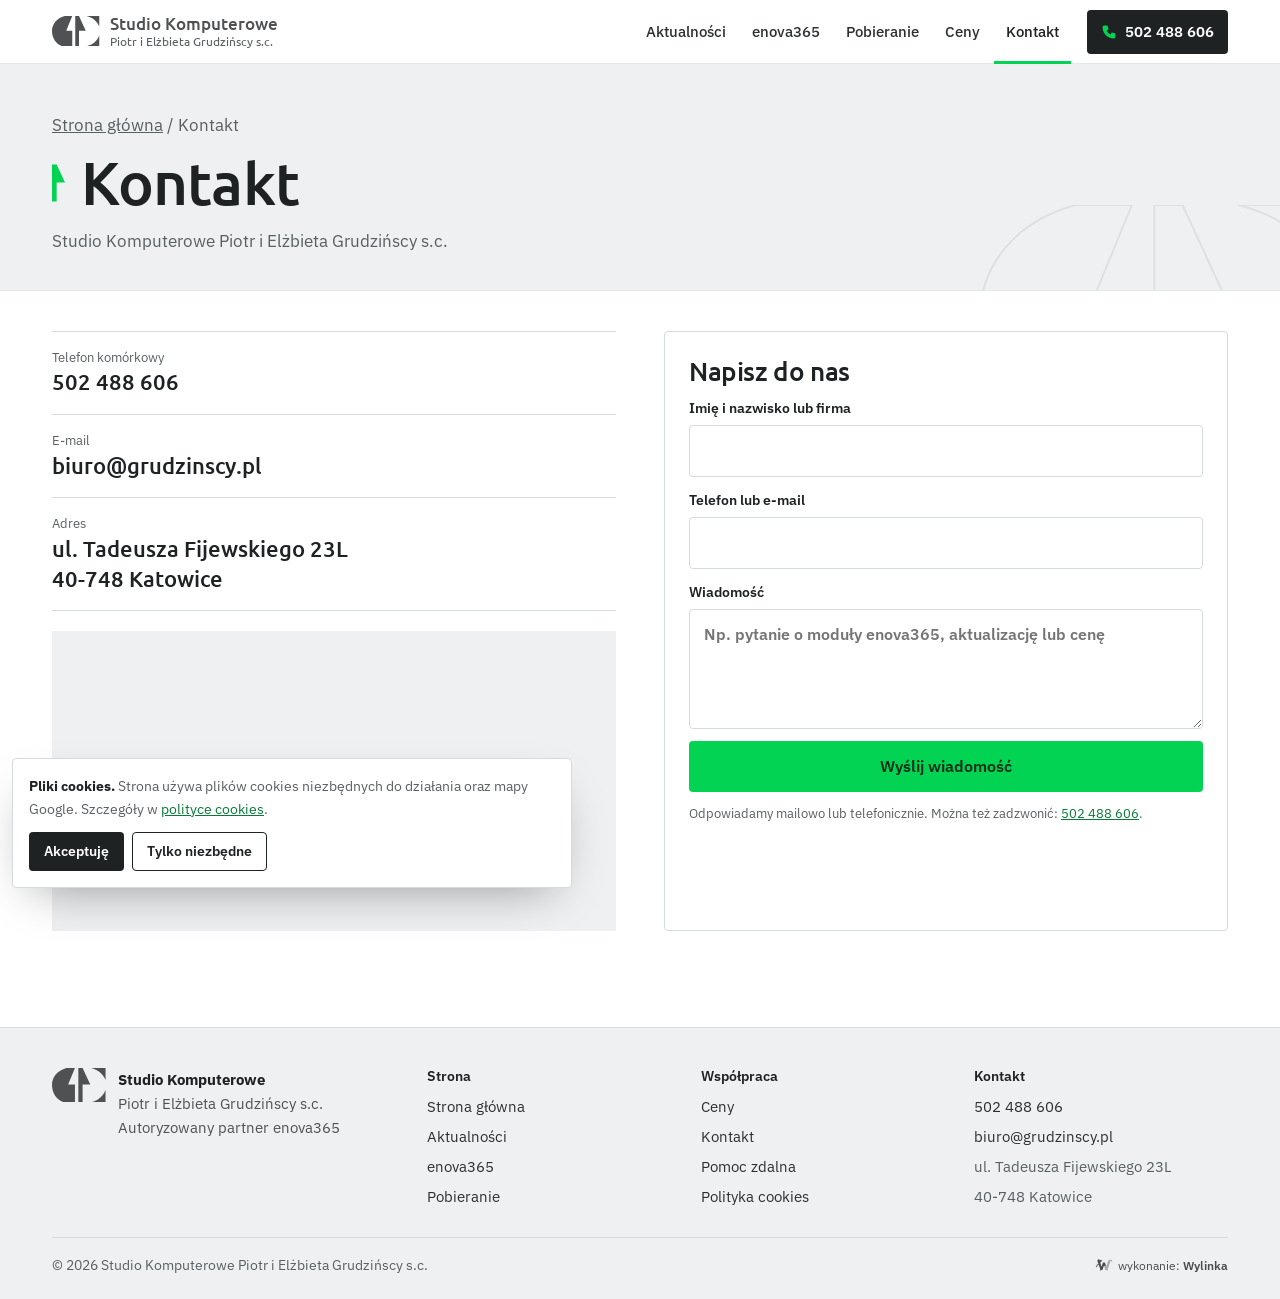
<file: kontakt/index.html>
<!doctype html>
<html lang="pl">
<head>
<meta charset="utf-8">
<meta name="viewport" content="width=device-width,initial-scale=1,viewport-fit=cover">
<meta name="robots" content="noindex,nofollow">
<title>Kontakt - Studio Komputerowe Grudzińscy, enova365 Katowice</title>
<meta name="description" content="Studio Komputerowe Piotr i Elżbieta Grudzińscy s.c., 40-748 Katowice, ul. Tadeusza Fijewskiego 23L, tel. kom. 502 488 606.">
<meta name="theme-color" content="#FFFFFF">
<link rel="icon" href="../assets/favicon.svg" type="image/svg+xml">
<link rel="preconnect" href="https://fonts.googleapis.com">
<link rel="preconnect" href="https://fonts.gstatic.com" crossorigin>
<link href="https://fonts.googleapis.com/css2?family=IBM+Plex+Sans:wght@400;500;600&family=Ubuntu:wght@400;500&display=swap" rel="stylesheet">
<link rel="stylesheet" href="../assets/style.css">
<style>
.wylinka-badge{display:inline-flex;align-items:center;gap:.4em;color:inherit;text-decoration:none;font-size:.875em;line-height:1;opacity:.85}
.wylinka-badge:hover,.wylinka-badge:focus-visible{opacity:1}
.wylinka-badge:focus-visible{outline:2px solid currentColor;outline-offset:3px;border-radius:2px}
.wylinka-badge svg{width:18px;height:18px;flex:none;overflow:visible}
.wylinka-badge b{font-weight:600}
.wylinka-badge .wy-old{opacity:.45;transform-origin:40px 30px;transition:transform .32s cubic-bezier(.3,.7,.4,1),opacity .32s ease-out}
.wylinka-badge .wy-pod{opacity:0;transition:opacity .2s ease-out .08s}
.wylinka-badge:hover .wy-old,.wylinka-badge:focus-visible .wy-old{transform:translate(9px,7px) rotate(9deg);opacity:0}
.wylinka-badge:hover .wy-pod,.wylinka-badge:focus-visible .wy-pod{opacity:1}
@media (prefers-reduced-motion:reduce){.wylinka-badge .wy-old,.wylinka-badge .wy-pod{transition:none}.wylinka-badge:hover .wy-old,.wylinka-badge:focus-visible .wy-old{transform:none;opacity:.45}.wylinka-badge:hover .wy-pod,.wylinka-badge:focus-visible .wy-pod{opacity:0}}
</style>
</head>
<body>
<a class="skip" href="#tresc">Przejdź do treści</a>
<header class="top">
  <div class="wrap top-in">
    <a class="brand" href="../" aria-label="Studio Komputerowe Grudzińscy - strona główna"><svg class="emb" viewBox="0 0 64 40" aria-hidden="true"><path d="M17 0H27L19 19.5H27V40H13C5 37 0 29 0 20C0 11 6 3 17 0Z"/><path d="M31 0H36L45 19.5H36V40H31Z"/><path d="M46 0H63V14C60 7 54 2 46 0Z"/><path d="M63 26V40H47C55 38 60 33 63 26Z"/></svg><span class="brand-t"><b>Studio Komputerowe</b><span>Piotr i Elżbieta Grudzińscy s.c.</span></span></a>
    <nav class="nav" id="nav" aria-label="Menu główne">
      <ul><li><a href="../aktualnosci/">Aktualności</a></li><li><a href="../enova365/">enova365</a></li><li><a href="../pobieranie/">Pobieranie</a></li><li><a href="../ceny/">Ceny</a></li><li><a href="../kontakt/" aria-current="page">Kontakt</a></li></ul>
      <div class="nav-foot"><a class="btn btn-pri" href="tel:+48502488606"><span>Zadzwoń: 502 488 606</span></a><a href="mailto:biuro@grudzinscy.pl">biuro@grudzinscy.pl</a><span>ul. Tadeusza Fijewskiego 23L, 40-748 Katowice</span></div>
    </nav>
    <a class="top-tel" href="tel:+48502488606" aria-label="Zadzwoń: 502 488 606"><svg class="tg" viewBox="0 0 20 20" aria-hidden="true"><path d="M4 2h4l1.5 4.5-2.5 1.8a10 10 0 0 0 4.7 4.7l1.8-2.5L18 12v4a2 2 0 0 1-2 2C8.3 18 2 11.7 2 4a2 2 0 0 1 2-2z"/></svg><span>502 488 606</span></a>
    <button class="burger" type="button" aria-label="Menu" aria-expanded="false" aria-controls="nav"><span></span></button>
  </div>
</header>
<main id="tresc">

<section class="ph"><svg class="hero-bg" viewBox="0 0 64 40" aria-hidden="true"><path d="M17 0H27L19 19.5H27V40H13C5 37 0 29 0 20C0 11 6 3 17 0Z"/><path d="M31 0H36L45 19.5H36V40H31Z"/><path d="M46 0H63V14C60 7 54 2 46 0Z"/><path d="M63 26V40H47C55 38 60 33 63 26Z"/></svg><div class="wrap ph-in"><p class="crumbs"><a href="../">Strona główna</a> / Kontakt</p><h1><svg class="mark" viewBox="0 0 14 40" aria-hidden="true"><path d="M0 0H5L14 19.5H5V40H0Z"/></svg>Kontakt</h1><p>Studio Komputerowe Piotr i Elżbieta Grudzińscy s.c.</p></div></section>
<section class="sec" style="padding-top:40px"><div class="wrap"><div class="kontakt">
  <div class="k-grid">
    <div class="kdane">
      <a href="tel:+48502488606"><span><small>Telefon komórkowy</small><b>502 488 606</b></span></a>
      <a href="mailto:biuro@grudzinscy.pl"><span><small>E-mail</small><b>biuro@grudzinscy.pl</b></span></a>
      <div><span><small>Adres</small><b>ul. Tadeusza Fijewskiego 23L<br>40-748 Katowice</b></span></div>
    </div>
    <div class="map"><iframe title="Mapa: ul. Tadeusza Fijewskiego 23L, 40-748 Katowice" src="https://www.google.com/maps?q=ul.+Tadeusza+Fijewskiego+23L,+40-748+Katowice&amp;output=embed" loading="lazy" referrerpolicy="no-referrer-when-downgrade"></iframe></div>
  </div>
  <form class="form" action="#" novalidate>
    <h3>Napisz do nas</h3>
    <label>Imię i nazwisko lub firma<input name="n" autocomplete="name"></label>
    <label>Telefon lub e-mail<input name="k" autocomplete="email"></label>
    <label>Wiadomość<textarea name="w" placeholder="Np. pytanie o moduły enova365, aktualizację lub cenę"></textarea></label>
    <button class="btn btn-pri" type="submit">Wyślij wiadomość</button>
    <p class="ok" role="status">To podgląd strony: formularz nie wysyła jeszcze wiadomości.</p>
    <p class="note">Odpowiadamy mailowo lub telefonicznie. Można też zadzwonić: <a href="tel:+48502488606">502 488 606</a>.</p>
  </form>
</div></div></section>
</main>
<footer class="foot">
  <div class="wrap">
    <div class="foot-g">
      <div class="foot-brand"><svg class="emb" viewBox="0 0 64 40" aria-hidden="true"><path d="M17 0H27L19 19.5H27V40H13C5 37 0 29 0 20C0 11 6 3 17 0Z"/><path d="M31 0H36L45 19.5H36V40H31Z"/><path d="M46 0H63V14C60 7 54 2 46 0Z"/><path d="M63 26V40H47C55 38 60 33 63 26Z"/></svg><div><b style="color:var(--ink)">Studio Komputerowe</b><br>Piotr i Elżbieta Grudzińscy s.c.<br>Autoryzowany partner enova365</div></div>
      <div><h4>Strona</h4><ul><li><a href="../">Strona główna</a></li><li><a href="../aktualnosci/">Aktualności</a></li><li><a href="../enova365/">enova365</a></li><li><a href="../pobieranie/">Pobieranie</a></li></ul></div>
      <div><h4>Współpraca</h4><ul><li><a href="../ceny/">Ceny</a></li><li><a href="../kontakt/">Kontakt</a></li><li><a href="https://dl.dropbox.com/s/7nw91hk1gg59khw/TeamViewerSK.exe?dl=0" rel="noopener">Pomoc zdalna</a></li><li><a href="../polityka-cookies/">Polityka cookies</a></li></ul></div>
      <div><h4>Kontakt</h4><ul><li><a href="tel:+48502488606">502 488 606</a></li><li><a href="mailto:biuro@grudzinscy.pl">biuro@grudzinscy.pl</a></li><li>ul. Tadeusza Fijewskiego 23L</li><li>40-748 Katowice</li></ul></div>
    </div>
    <div class="foot-bottom"><span>© 2026 Studio Komputerowe Piotr i Elżbieta Grudzińscy s.c.</span><a class="wylinka-badge" href="https://wylinka.pl/?utm_source=grudzinscy.pl&amp;utm_medium=stopka&amp;utm_campaign=wykonanie" rel="noopener" title="Strona wykonana przez Wylinka"><svg viewBox="0 0 64 64" aria-hidden="true" focusable="false" fill="currentColor"><path d="M9.8 22.8l-1.2-7.9 2.2-3.7 15.5 4.6-.5 1.5-7.2 5.5 4.7 15.6 5-15.6 7 0 4.1 12.7-4.2-.9-2.6 1.8-.8-2.2-5.3 15.6-4.3 0 .4 .2-2.1 2.8-1.3-1.1 1.1-1.4-3.1 .2-.1-1.7 2.2-.1-5.7-16.5-4.8 .6-.8 3.1 0 .5-.3 .5 .8 2.2-1.6 .5-.4-1.3-.8 1.6-1.5-.8 .8-1.6-1.4 .6-.6-1.6 2.3-.8 .2-.4 1.3-4.8 5.9-.8-2.4-6.9zM15.2 13.7l-.1-.4-.4 .8-.1 .8 .1 1 .1 .4 .3 .7 .3-.9 .1-.7 0-.8z"/><path class="wy-pod" d="M37.1 49.8l-4.5-13.3 2.6-1.8 4.2 .9 .9 2.8 3-9.7 0-.5 .1-.8 3.2-8.4 .5-1 .6-1 .9-1.1 1.3-1 1.1-.7 1.4-.5 1.4-.3 .7 0 .9 0 1.2 .3 1.4 .6 .8 .5 .7 .7 .6 .7 .5 .9 .3 .9 .1 .9 0 .8-.2 .9-.5 .9-.5 .6-.7 .5-.7 .3-.1-.1 0-.1 .5-.5 .3-.7 .2-.5 0-.6-.1-.6-.3-.7-.4-.5-.4-.4-.5-.3-.6-.3-.7 0-.7 .1-.6 .1-.5 .4-.5 .5-.3 .5-.2 .7-.1 1.5-1.4 5.1-.8 3.3-.3 .7-.5 .7-6 17.5 1.9 .1-.1 1.7-3.1-.2 1.1 1.4-1.3 1.1-2.1-2.8 .4-.2z"/><path class="wy-old" d="M40.8 50l.4-.2-4.1 0-4.2-12.5 2.5-1.7 4.3 .9 .6 1.9 .6-1.6 0-.3 2.4-7.8 0-.5 .1-.8 3.2-8.4 .4-.8 .6-.9 .9-1.2 .9-.9 1.3-.8 1.4-.6 1.2-.3 1.4-.1 1.3 .1 .6 .2 .8 .3 1.1 .6 .9 .7 .7 .9 .5 .9 .3 .9 .1 1.1-.1 .9-.3 .9-.4 .7-.6 .7-.6 .4-.6 .2-.1-.1 0-.1 .5-.5 .3-.7 .2-.5 0-.5-.1-.6-.2-.6-.3-.5-.4-.5-.5-.3-.6-.3-.7-.1-.6 0-.6 .1-.6 .3-.6 .5-.3 .4-.2 .5-.1 .5-.1 1.5-1.4 5.1-.8 3.3-.3 .7-.5 .7-6 17.5 1.9 .1-.1 1.7-3.1-.2 1.1 1.4-1.3 1.1zM49.6 17.1l.6 1.7-1.5 1.9 .4 .4 1.8-2.1-.7-2.1zM48.1 28.3l.5 1.8-1.7 1.8 .4 .4 1.9-2-.6-2.2zM37.9 41.7l1.7-1.5-.4-.4-1.7 1.4zM42.6 38.7l-1.5 2.8 1.1 2-1.3 2.6 .5 .2 1.5-2.8-1.1-2 1.4-2.5z"/></svg><span>wykonanie: <b>Wylinka</b></span></a></div>
  </div>
</footer>
<div class="ck" role="dialog" aria-label="Pliki cookies"><p><b>Pliki cookies.</b> Strona używa plików cookies niezbędnych do działania oraz mapy Google. Szczegóły w <a href="../polityka-cookies/">polityce cookies</a>.</p><div class="ck-b"><button class="btn btn-dark" data-ck="all" type="button">Akceptuję</button><button class="btn btn-sec" data-ck="min" type="button">Tylko niezbędne</button></div></div>
<script src="../assets/app.js" defer></script>
</body>
</html>
</file>
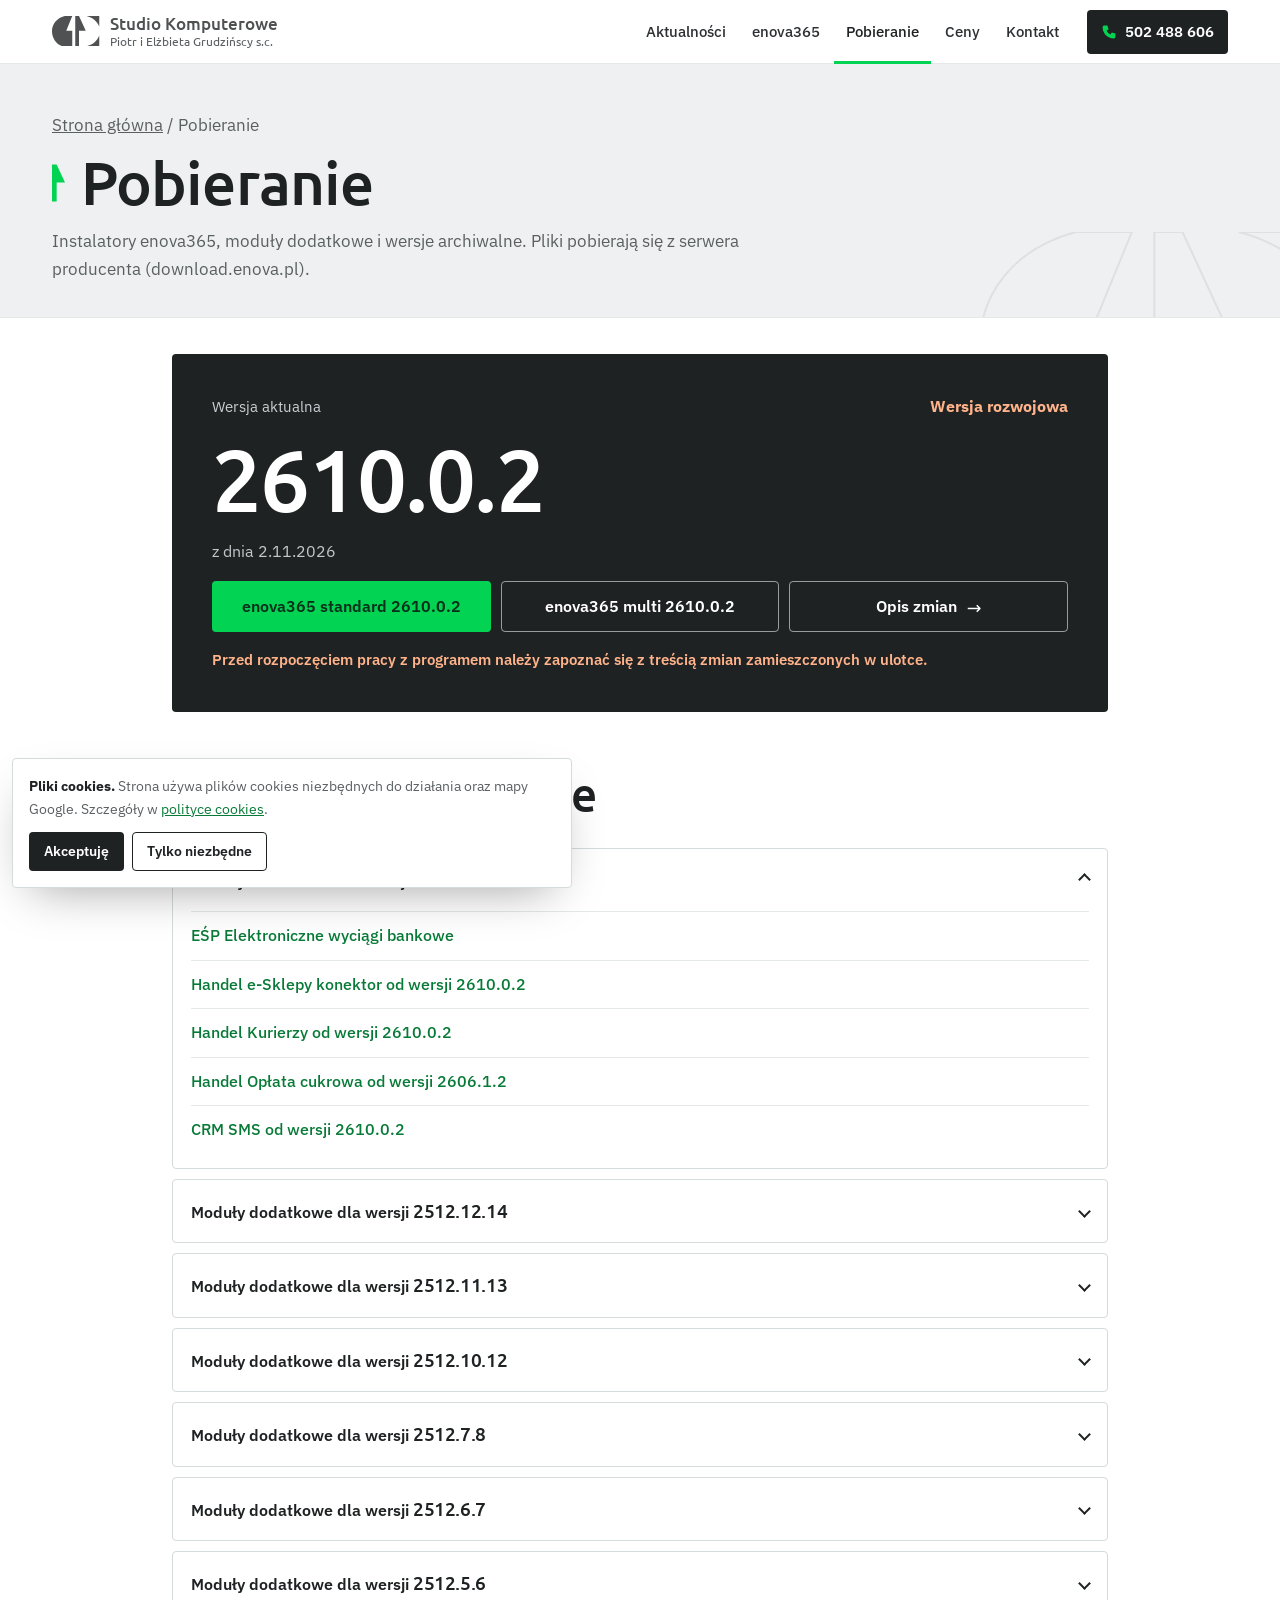
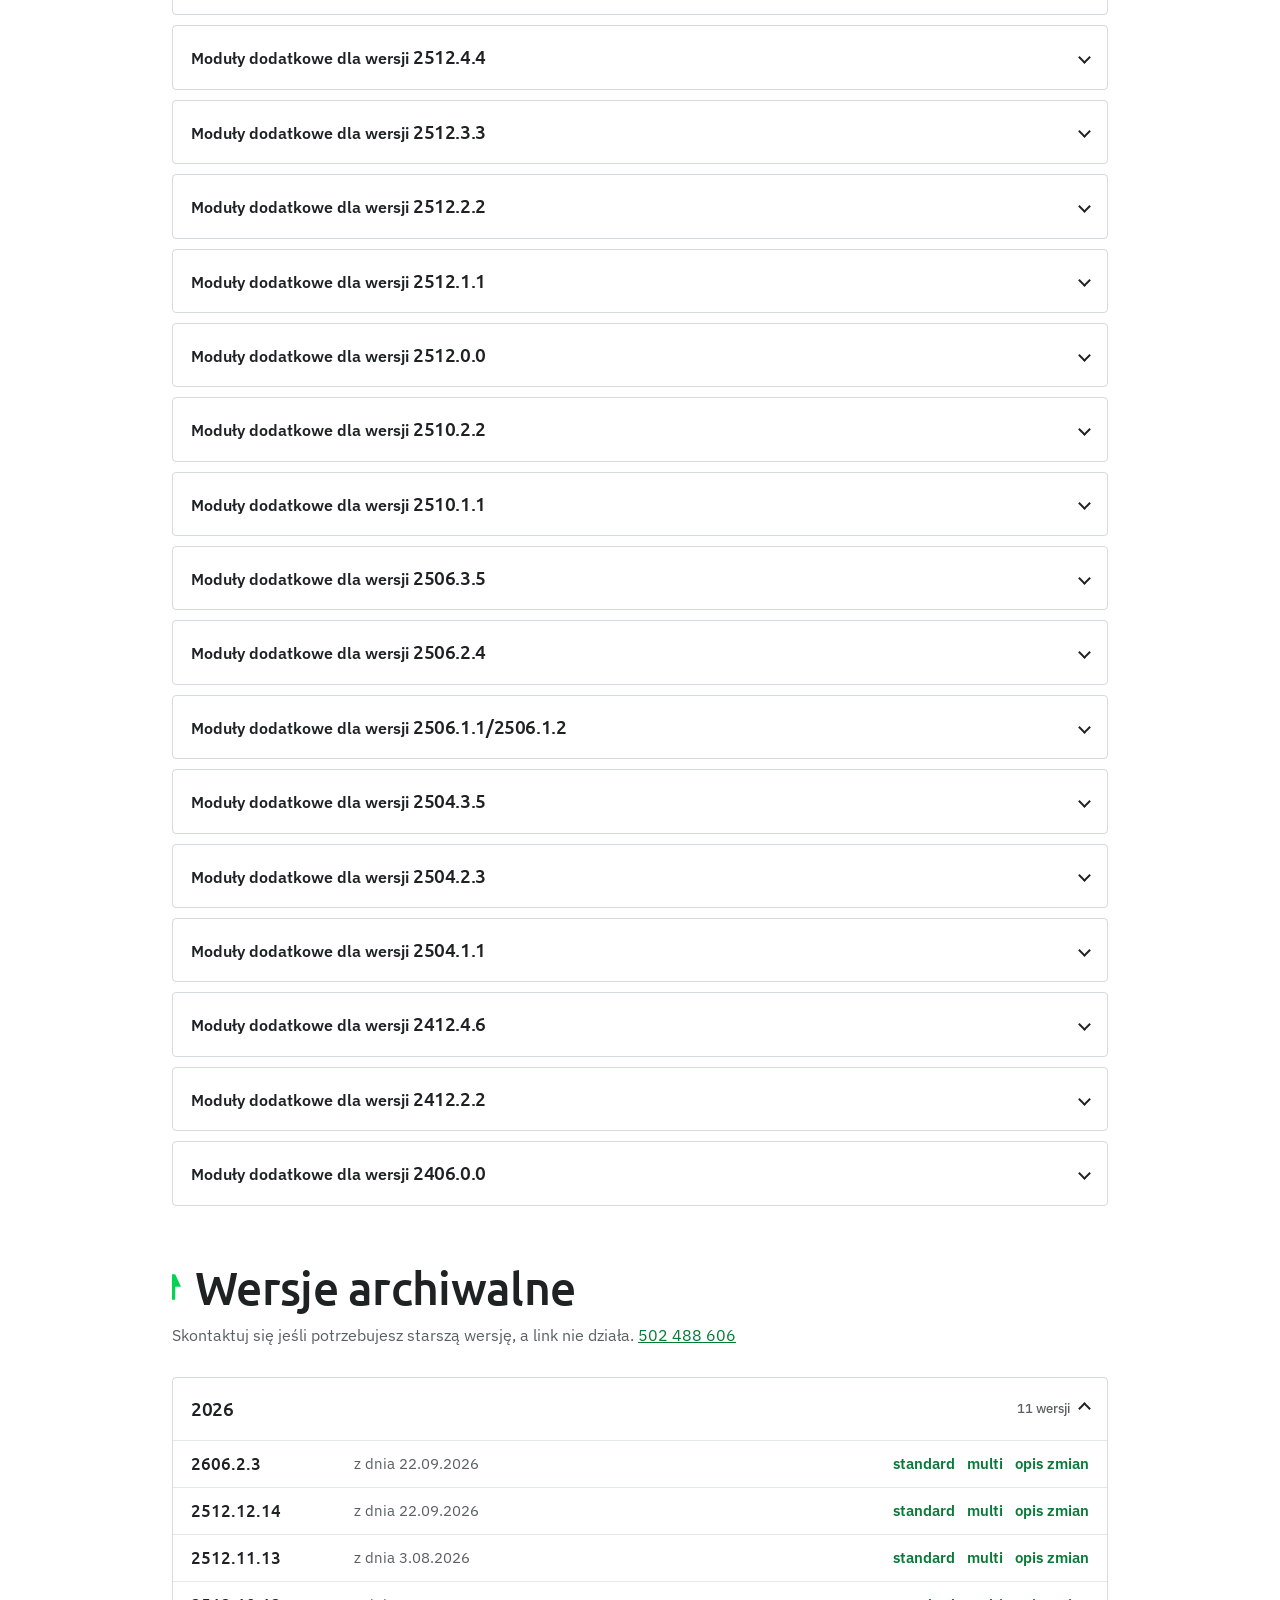
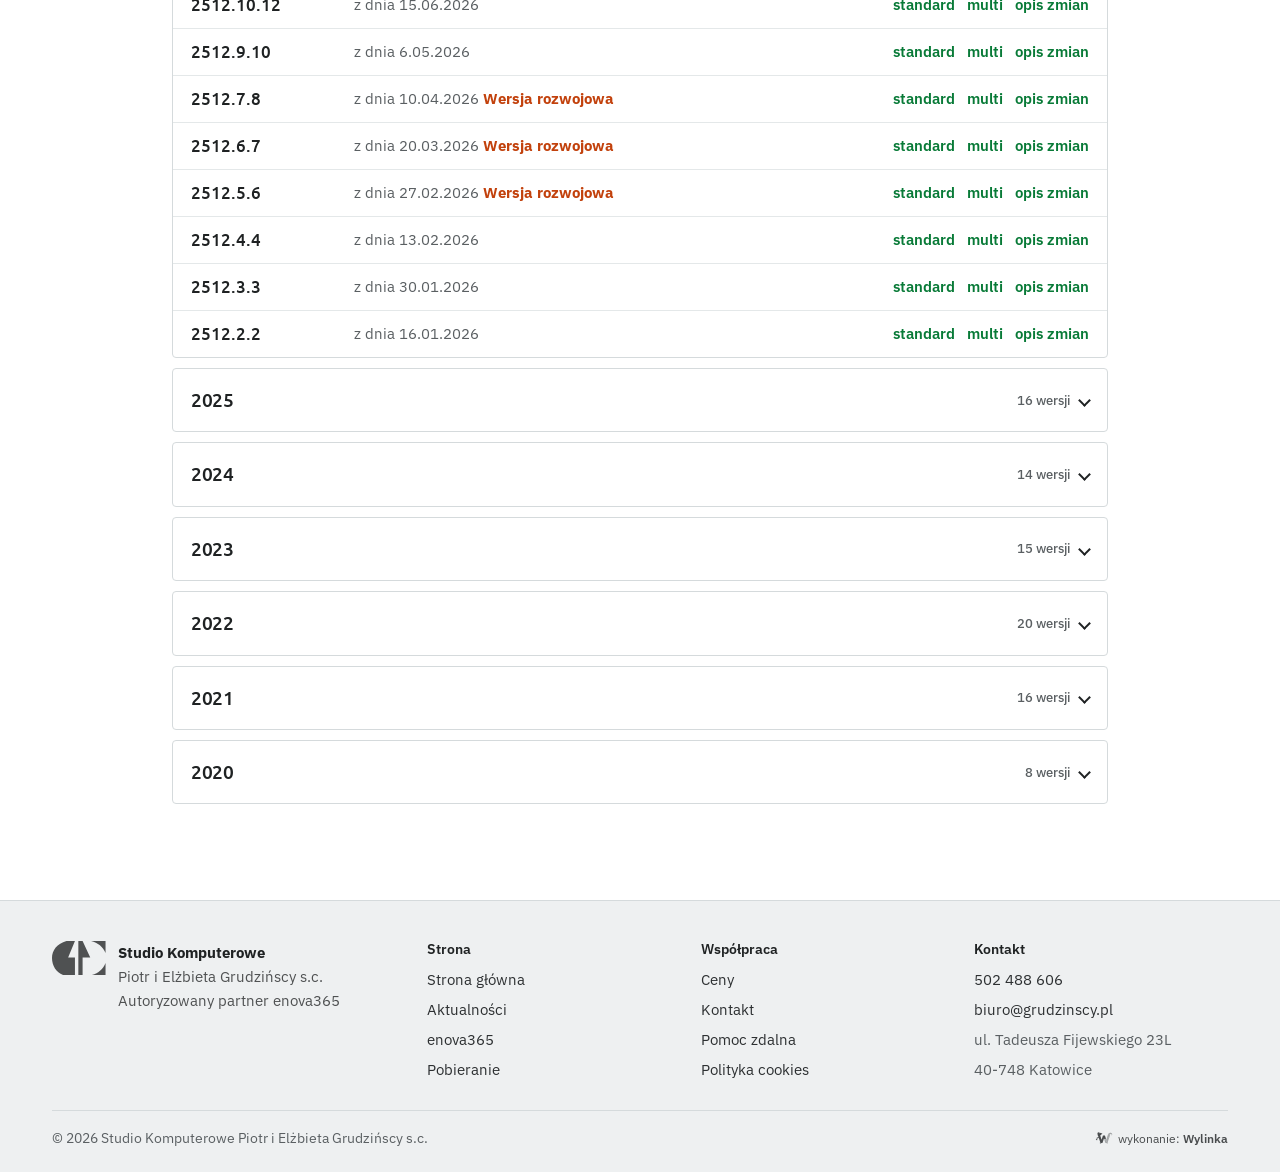
<file: pobieranie/index.html>
<!doctype html>
<html lang="pl">
<head>
<meta charset="utf-8">
<meta name="viewport" content="width=device-width,initial-scale=1,viewport-fit=cover">
<meta name="robots" content="noindex,nofollow">
<title>Pobieranie enova365 - aktualna wersja i archiwum | Studio Komputerowe Grudzińscy</title>
<meta name="description" content="Pobierz enova365 2610.0.2: instalator standard i multi, moduły dodatkowe, wersje archiwalne i opisy zmian.">
<meta name="theme-color" content="#FFFFFF">
<link rel="icon" href="../assets/favicon.svg" type="image/svg+xml">
<link rel="preconnect" href="https://fonts.googleapis.com">
<link rel="preconnect" href="https://fonts.gstatic.com" crossorigin>
<link href="https://fonts.googleapis.com/css2?family=IBM+Plex+Sans:wght@400;500;600&family=Ubuntu:wght@400;500&display=swap" rel="stylesheet">
<link rel="stylesheet" href="../assets/style.css">
<style>
.wylinka-badge{display:inline-flex;align-items:center;gap:.4em;color:inherit;text-decoration:none;font-size:.875em;line-height:1;opacity:.85}
.wylinka-badge:hover,.wylinka-badge:focus-visible{opacity:1}
.wylinka-badge:focus-visible{outline:2px solid currentColor;outline-offset:3px;border-radius:2px}
.wylinka-badge svg{width:18px;height:18px;flex:none;overflow:visible}
.wylinka-badge b{font-weight:600}
.wylinka-badge .wy-old{opacity:.45;transform-origin:40px 30px;transition:transform .32s cubic-bezier(.3,.7,.4,1),opacity .32s ease-out}
.wylinka-badge .wy-pod{opacity:0;transition:opacity .2s ease-out .08s}
.wylinka-badge:hover .wy-old,.wylinka-badge:focus-visible .wy-old{transform:translate(9px,7px) rotate(9deg);opacity:0}
.wylinka-badge:hover .wy-pod,.wylinka-badge:focus-visible .wy-pod{opacity:1}
@media (prefers-reduced-motion:reduce){.wylinka-badge .wy-old,.wylinka-badge .wy-pod{transition:none}.wylinka-badge:hover .wy-old,.wylinka-badge:focus-visible .wy-old{transform:none;opacity:.45}.wylinka-badge:hover .wy-pod,.wylinka-badge:focus-visible .wy-pod{opacity:0}}
</style>
</head>
<body>
<a class="skip" href="#tresc">Przejdź do treści</a>
<header class="top">
  <div class="wrap top-in">
    <a class="brand" href="../" aria-label="Studio Komputerowe Grudzińscy - strona główna"><svg class="emb" viewBox="0 0 64 40" aria-hidden="true"><path d="M17 0H27L19 19.5H27V40H13C5 37 0 29 0 20C0 11 6 3 17 0Z"/><path d="M31 0H36L45 19.5H36V40H31Z"/><path d="M46 0H63V14C60 7 54 2 46 0Z"/><path d="M63 26V40H47C55 38 60 33 63 26Z"/></svg><span class="brand-t"><b>Studio Komputerowe</b><span>Piotr i Elżbieta Grudzińscy s.c.</span></span></a>
    <nav class="nav" id="nav" aria-label="Menu główne">
      <ul><li><a href="../aktualnosci/">Aktualności</a></li><li><a href="../enova365/">enova365</a></li><li><a href="../pobieranie/" aria-current="page">Pobieranie</a></li><li><a href="../ceny/">Ceny</a></li><li><a href="../kontakt/">Kontakt</a></li></ul>
      <div class="nav-foot"><a class="btn btn-pri" href="tel:+48502488606"><span>Zadzwoń: 502 488 606</span></a><a href="mailto:biuro@grudzinscy.pl">biuro@grudzinscy.pl</a><span>ul. Tadeusza Fijewskiego 23L, 40-748 Katowice</span></div>
    </nav>
    <a class="top-tel" href="tel:+48502488606" aria-label="Zadzwoń: 502 488 606"><svg class="tg" viewBox="0 0 20 20" aria-hidden="true"><path d="M4 2h4l1.5 4.5-2.5 1.8a10 10 0 0 0 4.7 4.7l1.8-2.5L18 12v4a2 2 0 0 1-2 2C8.3 18 2 11.7 2 4a2 2 0 0 1 2-2z"/></svg><span>502 488 606</span></a>
    <button class="burger" type="button" aria-label="Menu" aria-expanded="false" aria-controls="nav"><span></span></button>
  </div>
</header>
<main id="tresc">

<section class="ph"><svg class="hero-bg" viewBox="0 0 64 40" aria-hidden="true"><path d="M17 0H27L19 19.5H27V40H13C5 37 0 29 0 20C0 11 6 3 17 0Z"/><path d="M31 0H36L45 19.5H36V40H31Z"/><path d="M46 0H63V14C60 7 54 2 46 0Z"/><path d="M63 26V40H47C55 38 60 33 63 26Z"/></svg><div class="wrap ph-in"><p class="crumbs"><a href="../">Strona główna</a> / Pobieranie</p><h1><svg class="mark" viewBox="0 0 14 40" aria-hidden="true"><path d="M0 0H5L14 19.5H5V40H0Z"/></svg>Pobieranie</h1><p>Instalatory enova365, moduły dodatkowe i wersje archiwalne. Pliki pobierają się z serwera producenta (download.enova.pl).</p></div></section>
<section class="sec" style="padding-top:36px"><div class="wrap" style="max-width:1000px">
  <div class="cur">
    <div style="display:flex;justify-content:space-between;gap:12px;flex-wrap:wrap;align-items:center"><span class="ver-l" style="font-size:15px">Wersja aktualna</span><span class="flag">Wersja rozwojowa</span></div>
    <div class="cur-n">2610.0.2</div>
    <p style="color:var(--muted)">z dnia 2.11.2026</p>
    <div class="cur-row"><a class="btn btn-pri" href="https://download.enova.pl/instalatory/net/enova365_2610.0.2_instalator.exe" rel="noopener"><span>enova365 standard 2610.0.2</span></a><a class="btn btn-sec" href="https://download.enova.pl/instalatory/net/Soneta.Standard.2610.0.2.zip" rel="noopener"><span>enova365 multi 2610.0.2</span></a><a class="btn btn-sec" href="https://download.enova.pl/ulotka/net/2610/0.2/index.html" rel="noopener" target="_blank"><span>Opis zmian</span><span class="arr" aria-hidden="true">→</span></a></div>
    <p class="warn">Przed rozpoczęciem pracy z programem należy zapoznać się z treścią zmian zamieszczonych w ulotce.</p>
  </div>
  <div class="sec-h" style="margin-top:56px"><h2><svg class="mark" viewBox="0 0 14 40" aria-hidden="true"><path d="M0 0H5L14 19.5H5V40H0Z"/></svg>Moduły dodatkowe</h2></div>
  <div class="dl-grid"><details class="grp" open><summary><span>Moduły dodatkowe dla wersji <span class="vnum">2610.0.2</span></span></summary><ul><li><a href="https://download.enova.pl/instalatory/dodatki-do-modulow-net10/Ksiegowosc/Soneta.Elektroniczne.Wyciagi.Bankowe-2606.0.216.0.zip" rel="noopener"><span>EŚP Elektroniczne wyciągi bankowe</span></a></li><li><a href="https://download.enova.pl/instalatory/dodatki-do-modulow-net10/Handel/soneta_e-Sklepy_konektor_od_wersji_2610_0_2.zip" rel="noopener"><span>Handel e-Sklepy konektor od wersji 2610.0.2</span></a></li><li><a href="https://download.enova.pl/instalatory/dodatki-do-modulow-net10/Handel/soneta_Kurierzy_od_wersji_2610_0_2.zip" rel="noopener"><span>Handel Kurierzy od wersji 2610.0.2</span></a></li><li><a href="https://download.enova.pl/instalatory/dodatki-do-modulow-net10/Handel/soneta_Oplata_cukrowa_od_wersji_2606.1.2.1.zip" rel="noopener"><span>Handel Opłata cukrowa od wersji 2606.1.2</span></a></li><li><a href="https://download.enova.pl/instalatory/dodatki-do-modulow-net10/CRM/Soneta_SMS.zip" rel="noopener"><span>CRM SMS od wersji 2610.0.2</span></a></li></ul></details><details class="grp"><summary><span>Moduły dodatkowe dla wersji <span class="vnum">2512.12.14</span></span></summary><ul><li><a href="https://download.enova.pl/instalatory/dodatki-do-modulow-net8/Ksiegowosc/Soneta.Elektroniczne.Wyciagi.Bankowe-2512.10.212.1.zip" rel="noopener"><span>EŚP Elektroniczne wyciągi bankowe</span></a></li><li><a href="https://download.enova.pl/instalatory/dodatki-do-modulow-net8/Kadry_Place/Soneta.CzasPracy.2512.12.14.zip" rel="noopener"><span>Kadry i Płace Czas pracy od wersji 2512.12.14</span></a></li></ul></details><details class="grp"><summary><span>Moduły dodatkowe dla wersji <span class="vnum">2512.11.13</span></span></summary><ul><li><a href="https://download.enova.pl/instalatory/dodatki-do-modulow-net8/Kadry_Place/Soneta.CzasPracy.2512.11.13.zip" rel="noopener"><span>Kadry i Płace Czas pracy od wersji 2512.11.13</span></a></li></ul></details><details class="grp"><summary><span>Moduły dodatkowe dla wersji <span class="vnum">2512.10.12</span></span></summary><ul><li><a href="https://download.enova.pl/instalatory/dodatki-do-modulow-net8/Ksiegowosc/Soneta.Elektroniczne.Wyciagi.Bankowe-2512.10.12.zip" rel="noopener"><span>EŚP Elektroniczne wyciągi bankowe</span></a></li><li><a href="https://download.enova.pl/instalatory/dodatki-do-modulow-net8/Handel/soneta_e-Sklepy_konektor_od_wersji_2512_10_12.zip" rel="noopener"><span>Handel e-Sklepy konektor od wersji 2512.10.12</span></a></li></ul></details><details class="grp"><summary><span>Moduły dodatkowe dla wersji <span class="vnum">2512.7.8</span></span></summary><ul><li><a href="https://download.enova.pl/instalatory/dodatki-do-modulow-net8/Handel/soneta_e-Sklepy_konektor_od_wersji_2512_4_4_2.zip" rel="noopener"><span>Handel e-Sklepy konektor od wersji 2512.7.8</span></a></li></ul></details><details class="grp"><summary><span>Moduły dodatkowe dla wersji <span class="vnum">2512.6.7</span></span></summary><ul><li><a href="https://download.enova.pl/instalatory/dodatki-do-modulow-net8/Handel/soneta_e-Sklepy_konektor_od_wersji_2512.6.7.zip" rel="noopener"><span>Handel e-Sklepy konektor od wersji 2512.6.7</span></a></li></ul></details><details class="grp"><summary><span>Moduły dodatkowe dla wersji <span class="vnum">2512.5.6</span></span></summary><ul><li><a href="https://download.enova.pl/instalatory/dodatki-do-modulow-net8/Kadry_Place/Soneta.CzasPracy2512.5.6.zip" rel="noopener"><span>Kadry i Płace Czas pracy od wersji 2512.5.6</span></a></li></ul></details><details class="grp"><summary><span>Moduły dodatkowe dla wersji <span class="vnum">2512.4.4</span></span></summary><ul><li><a href="https://download.enova.pl/instalatory/dodatki-do-modulow-net8/Kadry_Place/Soneta.CzasPracy2512.4.4.zip" rel="noopener"><span>Kadry i Płace Czas pracy od wersji 2512.4.4</span></a></li><li><a href="https://download.enova.pl/instalatory/dodatki-do-modulow-net8/Handel/soneta_e-Sklepy_konektor_od_wersji_2512_4_4.zip" rel="noopener"><span>Handel e-Sklepy konektor od wersji 2512.4.4</span></a></li></ul></details><details class="grp"><summary><span>Moduły dodatkowe dla wersji <span class="vnum">2512.3.3</span></span></summary><ul><li><a href="https://download.enova.pl/instalatory/dodatki-do-modulow-net8/Ksiegowosc/Soneta.ImportyKsiegowe2512.3.3.zip" rel="noopener"><span>Księgowość Importy księgowe od wersji 2512.3.3</span></a></li><li><a href="https://download.enova.pl/instalatory/dodatki-do-modulow-net8/Ksiegowosc/Soneta.EksportyKsiegowe2512.3.3.zip" rel="noopener"><span>Księgowość Eksporty księgowe od wersji 2512.3.3</span></a></li></ul></details><details class="grp"><summary><span>Moduły dodatkowe dla wersji <span class="vnum">2512.2.2</span></span></summary><ul><li><a href="https://download.enova.pl/instalatory/dodatki-do-modulow-net8/Kadry_Place/Soneta.Zarz%C4%85dzanieOdzie%C5%BC%C4%85Robocz%C4%852512.2.2.zip" rel="noopener"><span>Kadry i Płace Zarządzanie Odzieżą Roboczą od wersji 2512.2.2</span></a></li></ul></details><details class="grp"><summary><span>Moduły dodatkowe dla wersji <span class="vnum">2512.1.1</span></span></summary><ul><li><a href="https://download.enova.pl/instalatory/dodatki-do-modulow-net8/Kadry_Place/Soneta.ZarzadzanieOdziezaRobocza2512.zip" rel="noopener"><span>Kadry i Płace Zarządzanie Odzieżą Roboczą od wersji 2512.1.1</span></a></li><li><a href="https://download.enova.pl/instalatory/dodatki-do-modulow-net8/Ksiegowosc/Soneta.ImportyKsiegowe2512.zip" rel="noopener"><span>Księgowość Importy księgowe od wersji 2512.1.1</span></a></li><li><a href="https://download.enova.pl/instalatory/dodatki-do-modulow-net8/Ksiegowosc/Soneta.EksportyKsiegowe2512.zip" rel="noopener"><span>Księgowość Eksporty księgowe od wersji 2512.1.1</span></a></li></ul></details><details class="grp"><summary><span>Moduły dodatkowe dla wersji <span class="vnum">2512.0.0</span></span></summary><ul><li><a href="https://download.enova.pl/instalatory/dodatki-do-modulow-net8/Kadry_Place/Soneta.CzasPracy2512.0.0.zip" rel="noopener"><span>Kadry i Płace Czas pracy od wersji 2512.0.0</span></a></li><li><a href="https://download.enova.pl/instalatory/dodatki-do-modulow-net8/Kadry_Place/Soneta.PracownicyUczelni2512.zip" rel="noopener"><span>Kadry i Płace Pracownicy uczelni od wersji 2512.0.0</span></a></li></ul></details><details class="grp"><summary><span>Moduły dodatkowe dla wersji <span class="vnum">2510.2.2</span></span></summary><ul><li><a href="https://download.enova.pl/instalatory/dodatki-do-modulow-net8/Kadry_Place/Soneta.PracownicyUczelni2510.2.2.zip" rel="noopener"><span>Kadry i Płace Pracownicy uczelni od wersji 2510.2.2</span></a></li><li><a href="https://download.enova.pl/instalatory/dodatki-do-modulow-net8/Kadry_Place/Soneta.PracownicyEksportowi2510.2.2.zip" rel="noopener"><span>Kadry i Płace Pracownicy Eksportowi od wersji 2410.2.2</span></a></li><li><a href="https://download.enova.pl/instalatory/dodatki-do-modulow-net8/Kadry_Place/Soneta.CzasPracy2510.2.2.zip" rel="noopener"><span>Kadry i Płace Czas pracy od wersji 2510.2.2</span></a></li><li><a href="https://download.enova.pl/instalatory/dodatki-do-modulow-net8/CRM/Soneta.Smsing2510.2.2.zip" rel="noopener"><span>CRM SMS od wersji 2510.2.2</span></a></li></ul></details><details class="grp"><summary><span>Moduły dodatkowe dla wersji <span class="vnum">2510.1.1</span></span></summary><ul><li><a href="https://download.enova.pl/instalatory/dodatki-do-modulow-net8/Handel/soneta_e-Sklepy_konektor_od_wersji_2510_0_0_2_XML.zip" rel="noopener"><span>Handel e-Sklepy konektor od wersji 2510.1.1</span></a></li></ul></details><details class="grp"><summary><span>Moduły dodatkowe dla wersji <span class="vnum">2506.3.5</span></span></summary><ul><li><a href="https://download.enova.pl/instalatory/dodatki-do-modulow-net8/Kadry_Place/Soneta.CzasPracy2506.3.5.zip" rel="noopener"><span>Kadry i Płace Czas pracy od wersji 2506.3.5</span></a></li></ul></details><details class="grp"><summary><span>Moduły dodatkowe dla wersji <span class="vnum">2506.2.4</span></span></summary><ul><li><a href="https://download.enova.pl/instalatory/dodatki-do-modulow-net8/Ksiegowosc/Soneta.Elektroniczne.Wyciagi.Bankowe(2510.0.0)-2510.0.211.0.zip" rel="noopener"><span>EŚP Elektroniczne wyciągi bankowe</span></a></li><li><a href="https://download.enova.pl/instalatory/dodatki-do-modulow-net8/Handel/soneta_EDI_od_wersji_2506.2.4.1.zip" rel="noopener"><span>Handel EDI od wersji 2506.2.4</span></a></li></ul></details><details class="grp"><summary><span>Moduły dodatkowe dla wersji <span class="vnum">2506.1.1/2506.1.2</span></span></summary><ul><li><a href="https://download.enova.pl/instalatory/dodatki-do-modulow-net8/Kadry_Place/Soneta.PracownicyUczelni2506.zip" rel="noopener"><span>Kadry i Płace Pracownicy uczelni od wersji 2506.1.1</span></a></li><li><a href="https://download.enova.pl/instalatory/dodatki-do-modulow-net8/Kadry_Place/Soneta.Zarz%C4%85dzanieOdzie%C5%BC%C4%85Robocz%C4%852506.zip" rel="noopener"><span>Kadry i Płace Zarządzanie Odzieżą Roboczą od wersji 2506.1.1</span></a></li><li><a href="https://download.enova.pl/instalatory/dodatki-do-modulow-net8/Handel/soneta_Kurierzy_od_wersji_2506_1_1_3.zip" rel="noopener"><span>Handel Kurierzy od wersji 2506.1.1</span></a></li><li><a href="https://download.enova.pl/instalatory/dodatki-do-modulow-net8/Handel/soneta_Op%C5%82ata_cukrowa_od_wersji_2412.0.0.2.zip" rel="noopener"><span>Handel Opłata cukrowa od wersji 2506.1.1</span></a></li><li><a href="https://download.enova.pl/instalatory/dodatki-do-modulow-net8/CRM/Soneta.Outlook.AddIn.Setup2506.zip" rel="noopener"><span>CRM Outlook od wersji 2506.1.1</span></a></li></ul></details><details class="grp"><summary><span>Moduły dodatkowe dla wersji <span class="vnum">2504.3.5</span></span></summary><ul><li><a href="https://download.enova.pl/instalatory/dodatki-do-modulow-net8/Ksiegowosc/Soneta_Analizy_MSExcel250435.zip" rel="noopener"><span>Księgowość Analizy MS Excel od wersji 2504.3.5</span></a></li></ul></details><details class="grp"><summary><span>Moduły dodatkowe dla wersji <span class="vnum">2504.2.3</span></span></summary><ul><li><a href="https://download.enova.pl/instalatory/dodatki-do-modulow-net8/Handel/soneta_EDI_od_wersji_2504.2.3.1.zip" rel="noopener"><span>Handel EDI od wersji 2504.2.3</span></a></li></ul></details><details class="grp"><summary><span>Moduły dodatkowe dla wersji <span class="vnum">2504.1.1</span></span></summary><ul><li><a href="https://download.enova.pl/instalatory/dodatki-do-modulow-net8/Handel/Soneta.eParagony_2504_0_0_3.zip" rel="noopener"><span>Handel e-Paragony od wersji 2504.1.1</span></a></li></ul></details><details class="grp"><summary><span>Moduły dodatkowe dla wersji <span class="vnum">2412.4.6</span></span></summary><ul><li><a href="https://download.enova.pl/instalatory/dodatki-do-modulow-net8/Ksiegowosc/Soneta.EksportyDekretowListPlac2412.4.6.zip" rel="noopener"><span>Księgowość Eksporty Dekretów List Płac od wersji 2412.4.6</span></a></li></ul></details><details class="grp"><summary><span>Moduły dodatkowe dla wersji <span class="vnum">2412.2.2</span></span></summary><ul><li><a href="https://download.enova.pl/instalatory/dodatki-do-modulow-net8/Handel/Soneta_Faktura_RR_od_wersji_2412.2.2.zip" rel="noopener"><span>Handel Faktura RR od wersji 2412.2.2</span></a></li><li><a href="https://download.enova.pl/instalatory/dodatki-do-modulow-net8/Ogolnosystemowe/Soneta.PracaNaWieluBazach_Od_wersji_2412.2.2.zip" rel="noopener"><span>Systemowe Praca na wielu bazach od wersji 2412.2.2</span></a></li></ul></details><details class="grp"><summary><span>Moduły dodatkowe dla wersji <span class="vnum">2406.0.0</span></span></summary><ul><li><a href="https://download.enova.pl/instalatory/dodatki-do-modulow-net8/Kadry_Place/Soneta.RozrachunkiFunduszyPozyczkowych.zip" rel="noopener"><span>Kadry i Płace Rozrachunki funduszy pożyczkowych od wersji 2406.0.0</span></a></li><li><a href="https://download.enova.pl/instalatory/dodatki-do-modulow-net8/Kadry_Place/Soneta.KosztyProjektow.zip" rel="noopener"><span>Kadry i Płace Koszty projektów od wersji 2406.0.0</span></a></li><li><a href="https://download.enova.pl/instalatory/dodatki-do-modulow-net8/Kadry_Place/Soneta.PracownicyEksportowi.zip" rel="noopener"><span>Kadry i Płace Pracownicy Eksportowi od wersji 2406.0.0</span></a></li><li><a href="https://download.enova.pl/instalatory/dodatki-do-modulow-net8/Kadry_Place/Soneta.PakietMobilnosciKierowcy.zip" rel="noopener"><span>Kadry i Płace Pakiet mobilności kierowcy od wersji 2406.0.0</span></a></li><li><a href="https://download.enova.pl/instalatory/dodatki-do-modulow-net8/Kadry_Place/Soneta.Edycja_Kalendarza_w_Pulpicie_Pracownika.zip" rel="noopener"><span>Kadry i Płace Edycja kalendarza w pulpicie pracownika 2406.0.0</span></a></li><li><a href="https://download.enova.pl/instalatory/dodatki-do-modulow-net8/Ksiegowosc/Soneta.ImportyKsiegowe.zip" rel="noopener"><span>Księgowość Importy księgowe od wersji 2406.0.0</span></a></li><li><a href="https://download.enova.pl/instalatory/dodatki-do-modulow-net8/Ksiegowosc/Soneta.EksportyKsiegowe.zip" rel="noopener"><span>Księgowość Eksporty księgowe od wersji 2406.0.0</span></a></li><li><a href="https://download.enova.pl/instalatory/dodatki-do-modulow-net8/Ksiegowosc/Soneta.JednostkiBudzetowe.zip" rel="noopener"><span>Księgowość Jednostki budżetowe od wersji 2406.0.0</span></a></li><li><a href="https://download.enova.pl/instalatory/dodatki-do-modulow-net8/CRM/Soneta.Email.zip" rel="noopener"><span>CRM email od wersji 2406.0.0</span></a></li></ul></details></div>
  <div class="sec-h" style="margin-top:56px"><div><h2><svg class="mark" viewBox="0 0 14 40" aria-hidden="true"><path d="M0 0H5L14 19.5H5V40H0Z"/></svg>Wersje archiwalne</h2><p>Skontaktuj się jeśli potrzebujesz starszą wersję, a link nie działa. <a href="tel:+48502488606">502 488 606</a></p></div></div>
  <div class="dl-grid"><details class="grp" open><summary><span class="vnum">2026</span><small style="color:var(--muted);font-weight:500;margin-left:auto">11 wersji</small></summary><table class="arch"><tbody><tr><td>2606.2.3</td><td class="dt">z dnia 22.09.2026 </td><td class="l"><a href="https://download.enova.pl/instalatory/net/enova365_2606.2.3_instalator.exe" rel="noopener">standard</a><a href="https://download.enova.pl/instalatory/net/Soneta.Standard.2606.2.3.zip" rel="noopener">multi</a><a href="https://download.enova.pl/ulotka/net/2606/2.3/index.html" rel="noopener" target="_blank">opis zmian</a></td></tr><tr><td>2512.12.14</td><td class="dt">z dnia 22.09.2026 </td><td class="l"><a href="https://download.enova.pl/instalatory/net/enova365_2512.12.14_instalator.exe" rel="noopener">standard</a><a href="https://download.enova.pl/instalatory/net/Soneta.Standard.2512.12.14.zip" rel="noopener">multi</a><a href="https://download.enova.pl/ulotka/net/2512/12.14/index.html" rel="noopener" target="_blank">opis zmian</a></td></tr><tr><td>2512.11.13</td><td class="dt">z dnia 3.08.2026 </td><td class="l"><a href="https://download.enova.pl/instalatory/net/enova365_2512.11.13_instalator.exe" rel="noopener">standard</a><a href="https://download.enova.pl/instalatory/net/Soneta.Standard.2512.11.13.zip" rel="noopener">multi</a><a href="https://download.enova.pl/ulotka/net/2512/11.13/index.html" rel="noopener" target="_blank">opis zmian</a></td></tr><tr><td>2512.10.12</td><td class="dt">z dnia 15.06.2026 </td><td class="l"><a href="https://download.enova.pl/instalatory/net/enova365_2512.10.12_instalator.exe" rel="noopener">standard</a><a href="https://download.enova.pl/instalatory/net/Soneta.Standard.2512.10.12.zip" rel="noopener">multi</a><a href="https://download.enova.pl/ulotka/net/2512/10.12/index.html" rel="noopener" target="_blank">opis zmian</a></td></tr><tr><td>2512.9.10</td><td class="dt">z dnia 6.05.2026 </td><td class="l"><a href="https://download.enova.pl/instalatory/net/enova365_2512.9.10_instalator.exe" rel="noopener">standard</a><a href="https://download.enova.pl/instalatory/net/Soneta.Standard.2512.9.10.zip" rel="noopener">multi</a><a href="https://download.enova.pl/ulotka/net/2512/9.10/index.html" rel="noopener" target="_blank">opis zmian</a></td></tr><tr><td>2512.7.8</td><td class="dt">z dnia 10.04.2026 <span class=flag>Wersja rozwojowa</span></td><td class="l"><a href="https://download.enova.pl/instalatory/net/enova365_2512.7.8_instalator.exe" rel="noopener">standard</a><a href="https://download.enova.pl/instalatory/net/Soneta.Standard.2512.7.8.zip" rel="noopener">multi</a><a href="https://download.enova.pl/ulotka/net/2512/7.8/index.html" rel="noopener" target="_blank">opis zmian</a></td></tr><tr><td>2512.6.7</td><td class="dt">z dnia 20.03.2026 <span class=flag>Wersja rozwojowa</span></td><td class="l"><a href="https://download.enova.pl/instalatory/net/enova365_2512.6.7_instalator.exe" rel="noopener">standard</a><a href="https://download.enova.pl/instalatory/net/Soneta.Standard.2512.6.7.zip" rel="noopener">multi</a><a href="https://download.enova.pl/ulotka/net/2512/6.7/index.html" rel="noopener" target="_blank">opis zmian</a></td></tr><tr><td>2512.5.6</td><td class="dt">z dnia 27.02.2026 <span class=flag>Wersja rozwojowa</span></td><td class="l"><a href="https://download.enova.pl/instalatory/net/enova365_2512.5.6_instalator.exe" rel="noopener">standard</a><a href="https://download.enova.pl/instalatory/net/Soneta.Standard.2512.5.6.zip" rel="noopener">multi</a><a href="https://download.enova.pl/ulotka/net/2512/5.6/index.html" rel="noopener" target="_blank">opis zmian</a></td></tr><tr><td>2512.4.4</td><td class="dt">z dnia 13.02.2026 </td><td class="l"><a href="https://download.enova.pl/instalatory/net/enova365_2512.4.4_instalator.exe" rel="noopener">standard</a><a href="https://download.enova.pl/instalatory/net/Soneta.Standard.2512.4.4.zip" rel="noopener">multi</a><a href="https://download.enova.pl/ulotka/net/2512/4.4/index.html" rel="noopener" target="_blank">opis zmian</a></td></tr><tr><td>2512.3.3</td><td class="dt">z dnia 30.01.2026 </td><td class="l"><a href="https://download.enova.pl/instalatory/net/enova365_2512.3.3_instalator.exe" rel="noopener">standard</a><a href="https://download.enova.pl/instalatory/net/Soneta.Standard.2512.3.3.zip" rel="noopener">multi</a><a href="https://download.enova.pl/ulotka/net/2512/3.3/index.html" rel="noopener" target="_blank">opis zmian</a></td></tr><tr><td>2512.2.2</td><td class="dt">z dnia 16.01.2026 </td><td class="l"><a href="https://download.enova.pl/instalatory/net/enova365_2512.2.2_instalator.exe" rel="noopener">standard</a><a href="https://download.enova.pl/instalatory/net/Soneta.Standard.2512.2.2.zip" rel="noopener">multi</a><a href="https://download.enova.pl/ulotka/net/2512/2.2/index.html" rel="noopener" target="_blank">opis zmian</a></td></tr></tbody></table></details><details class="grp"><summary><span class="vnum">2025</span><small style="color:var(--muted);font-weight:500;margin-left:auto">16 wersji</small></summary><table class="arch"><tbody><tr><td>2512.1.1</td><td class="dt">z dnia 29.12.2025 <span class=flag>Nie pomijać!</span></td><td class="l"><a href="https://download.enova.pl/instalatory/net/enova365_2512.1.1_instalator.exe" rel="noopener">standard</a><a href="https://download.enova.pl/instalatory/net/Soneta.Standard.2512.1.1.zip" rel="noopener">multi</a><a href="https://download.enova.pl/ulotka/net/2512/1.1/index.html" rel="noopener" target="_blank">opis zmian</a></td></tr><tr><td>2512.0.0</td><td class="dt">z dnia 12.12.2025 </td><td class="l"><a href="https://download.enova.pl/instalatory/net/enova365_2512.0.0_instalator.exe" rel="noopener">standard</a><a href="https://download.enova.pl/instalatory/net/Soneta.Standard.2512.0.0.zip" rel="noopener">multi</a><a href="https://download.enova.pl/ulotka/net/2512/0.0/index.html" rel="noopener" target="_blank">opis zmian</a></td></tr><tr><td>2510.2.2</td><td class="dt">z dnia 28.11.2025 <span class=flag>Wersja rozwojowa</span></td><td class="l"><a href="https://download.enova.pl/instalatory/net/enova365_2510.2.2_instalator.exe" rel="noopener">standard</a><a href="https://download.enova.pl/ulotka/net/2510/2.2/index.html" rel="noopener" target="_blank">opis zmian</a></td></tr><tr><td>2510.1.1</td><td class="dt">z dnia 31.10.2025 <span class=flag>Wersja rozwojowa</span></td><td class="l"><a href="https://download.enova.pl/instalatory/net/enova365_2510.1.1_instalator.exe" rel="noopener">standard</a><a href="https://download.enova.pl/ulotka/net/2510/1.1/index.html" rel="noopener" target="_blank">opis zmian</a></td></tr><tr><td>2506.3.5</td><td class="dt">z dnia 26.09.2025 <span class=flag>Wersja rozwojowa</span></td><td class="l"><a href="https://download.enova.pl/instalatory/net/enova365_2506.3.5_instalator.exe" rel="noopener">standard</a><a href="https://download.enova.pl/ulotka/net/2506/3.5/index.html" rel="noopener" target="_blank">opis zmian</a></td></tr><tr><td>2506.2.4</td><td class="dt">z dnia 5.09.2025 <span class=flag>Wersja rozwojowa</span></td><td class="l"><a href="https://download.enova.pl/instalatory/net/enova365_2506.2.4_instalator.exe" rel="noopener">standard</a><a href="https://download.enova.pl/ulotka/net/2506/2.4/index.html" rel="noopener" target="_blank">opis zmian</a></td></tr><tr><td>2506.1.1</td><td class="dt">z dnia 18.07.2025 <span class=flag>Wersja rozwojowa</span></td><td class="l"><a href="https://download.enova.pl/instalatory/net/enova365_2506.1.1_instalator.exe" rel="noopener">standard</a><a href="https://download.enova.pl/ulotka/net/2506/1.1/index.html" rel="noopener" target="_blank">opis zmian</a></td></tr><tr><td>2504.3.6</td><td class="dt">z dnia 16.07.2025 </td><td class="l"><a href="https://download.enova.pl/instalatory/net/enova365_2504.3.6_instalator.exe" rel="noopener">standard</a><a href="https://download.enova.pl/ulotka/net/2504/3.6/index.html" rel="noopener" target="_blank">opis zmian</a></td></tr><tr><td>2504.3.5</td><td class="dt">z dnia 6.06.2025 <span class=flag>Wersja rozwojowa</span></td><td class="l"><a href="https://download.enova.pl/instalatory/net/enova365_2504.3.5_instalator.exe" rel="noopener">standard</a><a href="https://download.enova.pl/ulotka/net/2504/3.5/index.html" rel="noopener" target="_blank">opis zmian</a></td></tr><tr><td>2504.2.2</td><td class="dt">z dnia 25.04.2025 <span class=flag>Wersja rozwojowa</span></td><td class="l"><a href="https://download.enova.pl/instalatory/net/enova365_2504.2.2_instalator.exe" rel="noopener">standard</a><a href="https://download.enova.pl/ulotka/net/2504/2.2/index.html" rel="noopener" target="_blank">opis zmian</a></td></tr><tr><td>2504.1.1</td><td class="dt">z dnia 11.04.2025 <span class=flag>Wersja rozwojowa</span></td><td class="l"><a href="https://download.enova.pl/instalatory/net/enova365_2504.1.1_instalator.exe" rel="noopener">standard</a><a href="https://download.enova.pl/ulotka/net/2504/1.1/index.html" rel="noopener" target="_blank">opis zmian</a></td></tr><tr><td>2412.4.6</td><td class="dt">z dnia 14.03.2025 </td><td class="l"><a href="https://download.enova.pl/instalatory/net/enova365_2412.4.6_instalator.exe" rel="noopener">standard</a><a href="https://download.enova.pl/ulotka/podstawowa/net/2412/4.6/index.html" rel="noopener" target="_blank">opis zmian</a></td></tr><tr><td>2412.3.5</td><td class="dt">z dnia 28.02.2025 <span class=flag>Wersja rozwojowa</span></td><td class="l"><a href="https://download.enova.pl/instalatory/net/enova365_2412.3.5_instalator.exe" rel="noopener">standard</a><a href="https://download.enova.pl/ulotka/podstawowa/net/2412/3.5/index.html" rel="noopener" target="_blank">opis zmian</a></td></tr><tr><td>2412.3.4</td><td class="dt">z dnia 17.02.2025 </td><td class="l"><a href="https://download.enova.pl/instalatory/net/enova365_2412.3.4_instalator.exe" rel="noopener">standard</a><a href="https://download.enova.pl/ulotka/podstawowa/net/2412/3.4/index.html" rel="noopener" target="_blank">opis zmian</a></td></tr><tr><td>2412.2.2</td><td class="dt">z dnia 17.01.2025 </td><td class="l"><a href="https://download.enova.pl/instalatory/net/enova365_2412.2.2_instalator.exe" rel="noopener">standard</a><a href="https://download.enova.pl/ulotka/podstawowa/net/2412/2.2/index.html" rel="noopener" target="_blank">opis zmian</a></td></tr><tr><td>2412.1.1</td><td class="dt">z dnia 3.01.2025 </td><td class="l"><a href="https://download.enova.pl/instalatory/net/enova365_2412.1.1_instalator.exe" rel="noopener">standard</a><a href="https://download.enova.pl/ulotka/podstawowa/net/2412/1.1/index.html" rel="noopener" target="_blank">opis zmian</a></td></tr></tbody></table></details><details class="grp"><summary><span class="vnum">2024</span><small style="color:var(--muted);font-weight:500;margin-left:auto">14 wersji</small></summary><table class="arch"><tbody><tr><td>2412.0.0</td><td class="dt">z dnia 13.12.2024 </td><td class="l"><a href="https://download.enova.pl/instalatory/net/enova365_2412.0.0_instalator.exe" rel="noopener">standard</a><a href="https://download.enova.pl/ulotka/podstawowa/net/2412/0.0/index.html" rel="noopener" target="_blank">opis zmian</a></td></tr><tr><td>2410.3.4</td><td class="dt">z dnia 25.11.2024 </td><td class="l"><a href="https://download.enova.pl/instalatory/net/enova365_2410.3.4_instalator.exe" rel="noopener">standard</a><a href="https://download.enova.pl/ulotka/net/2410/3.4/index.html" rel="noopener" target="_blank">opis zmian</a></td></tr><tr><td>2410.1.1</td><td class="dt">z dnia 25.10.2024 <span class=flag>Wersja rozwojowa</span></td><td class="l"><a href="https://download.enova.pl/instalatory/net/enova365_2410.1.1_instalator.exe" rel="noopener">standard</a><a href="https://download.enova.pl/ulotka/net/2410/1.1/index.html" rel="noopener" target="_blank">opis zmian</a></td></tr><tr><td>2406.3.6</td><td class="dt">z dnia 20.09.2024 </td><td class="l"><a href="https://download.enova.pl/instalatory/net/enova365_2406.3.6_instalator.exe" rel="noopener">standard</a><a href="https://download.enova.pl/ulotka/net/2406/3.6/index.html" rel="noopener" target="_blank">opis zmian</a></td></tr><tr><td>2406.2.4</td><td class="dt">z dnia 23.08.2024 <span class=flag>Wersja rozwojowa</span></td><td class="l"><a href="https://download.enova.pl/instalatory/net/enova365_2406.2.4_instalator.exe" rel="noopener">standard</a><a href="https://download.enova.pl/ulotka/net/2406/2.4/index.html" rel="noopener" target="_blank">opis zmian</a></td></tr><tr><td>2406.1.2</td><td class="dt">z dnia 26.07.2024 <span class=flag>Wersja rozwojowa</span></td><td class="l"><a href="https://download.enova.pl/instalatory/net/enova365_2406.1.2_instalator.exe" rel="noopener">standard</a><a href="https://download.enova.pl/ulotka/net/2406/1.2/index.html" rel="noopener" target="_blank">opis zmian</a></td></tr><tr><td>2406.0.0</td><td class="dt">z dnia 28.06.2024 <span class=flag>Wersja rozwojowa</span></td><td class="l"><a href="https://download.enova.pl/instalatory/net/enova365_2406.0.0_instalator.exe" rel="noopener">standard</a><a href="https://download.enova.pl/ulotka/net/2406/0.0/index.html" rel="noopener" target="_blank">opis zmian</a></td></tr><tr><td>2404.1.3</td><td class="dt">z dnia 7.06.2024 <span class=flag>Wersja rozwojowa</span></td><td class="l"><a href="https://download.enova.pl/instalatory/net/enova365_2404.1.3_instalator.exe" rel="noopener">standard</a><a href="https://download.enova.pl/ulotka/net/2404/1.3/index.html" rel="noopener" target="_blank">opis zmian</a></td></tr><tr><td>2404.0.0</td><td class="dt">z dnia 22.04.2024 <span class=flag>Wersja rozwojowa</span></td><td class="l"><a href="https://download.enova.pl/instalatory/net/enova365_2404.0.0_instalator.exe" rel="noopener">standard</a><a href="https://download.enova.pl/ulotka/net/2404/0.0/index.html" rel="noopener" target="_blank">opis zmian</a></td></tr><tr><td>2401.4.8</td><td class="dt">z dnia 12.04.2024 </td><td class="l"><a href="https://download.enova.pl/instalatory/archiwalne/enova365_2401.4.8_instalator.exe" rel="noopener">standard</a><a href="https://download.enova.pl/ulotka/official/2401/4.8/index.html" rel="noopener" target="_blank">opis zmian</a></td></tr><tr><td>2401.3.7</td><td class="dt">z dnia 22.03.2024 <span class=flag>Wersja rozwojowa</span></td><td class="l"><a href="https://download.enova.pl/instalatory/archiwalne/enova365_2401.3.7_instalator.exe" rel="noopener">standard</a><a href="https://download.enova.pl/ulotka/official/2401/3.7/index.html" rel="noopener" target="_blank">opis zmian</a></td></tr><tr><td>2401.2.6</td><td class="dt">z dnia 1.03.2024 </td><td class="l"><a href="https://download.enova.pl/instalatory/archiwalne/enova365_2401.2.6_instalator.exe" rel="noopener">standard</a><a href="https://download.enova.pl/ulotka/official/2401/2.6/index.html" rel="noopener" target="_blank">opis zmian</a></td></tr><tr><td>2401.1.2</td><td class="dt">z dnia 26.01.2024 </td><td class="l"><a href="https://download.enova.pl/instalatory/archiwalne/enova365_2401.1.2_instalator.exe" rel="noopener">standard</a><a href="https://download.enova.pl/ulotka/official/2401/1.2/index.html" rel="noopener" target="_blank">opis zmian</a></td></tr><tr><td>2401.0.0</td><td class="dt">z dnia 4.01.2024 </td><td class="l"><a href="https://download.enova.pl/instalatory/archiwalne/enova365_2401.0.0_instalator.exe" rel="noopener">standard</a><a href="https://download.enova.pl/ulotka/official/2401/0.0/index.html" rel="noopener" target="_blank">opis zmian</a></td></tr></tbody></table></details><details class="grp"><summary><span class="vnum">2023</span><small style="color:var(--muted);font-weight:500;margin-left:auto">15 wersji</small></summary><table class="arch"><tbody><tr><td>2310.2.3</td><td class="dt">z dnia 29.11.2023 <span class=flag>Wersja rozwojowa</span></td><td class="l"><a href="https://download.enova.pl/instalatory/archiwalne/enova365_2310.2.3_instalator.exe" rel="noopener">standard</a><a href="https://download.enova.pl/ulotka/official/2310/2.3/index.html" rel="noopener" target="_blank">opis zmian</a></td></tr><tr><td>2310.1.1</td><td class="dt">z dnia 3.11.2023 <span class=flag>Wersja rozwojowa</span></td><td class="l"><a href="https://download.enova.pl/instalatory/archiwalne/enova365_2310.1.1_instalator.exe" rel="noopener">standard</a><a href="https://download.enova.pl/ulotka/official/2310/1.1/index.html" rel="noopener" target="_blank">opis zmian</a></td></tr><tr><td>2306.2.7</td><td class="dt">z dnia 25.09.2023 <span class=flag>Wersja rozwojowa</span></td><td class="l"><a href="https://download.enova.pl/instalatory/archiwalne/enova365_2306.2.7_instalator.exe" rel="noopener">standard</a><a href="https://download.enova.pl/ulotka/official/2306/2.7/index.html" rel="noopener" target="_blank">opis zmian</a></td></tr><tr><td>2306.1.5</td><td class="dt">z dnia 18.08.2023 </td><td class="l"><a href="https://download.enova.pl/instalatory/archiwalne/enova365_2306.1.5_instalator.exe" rel="noopener">standard</a><a href="https://download.enova.pl/ulotka/official/2306/1.5/index.html" rel="noopener" target="_blank">opis zmian</a></td></tr><tr><td>2306.0.2</td><td class="dt">z dnia 31.07.2023 <span class=flag>Wersja rozwojowa</span></td><td class="l"><a href="https://download.enova.pl/instalatory/archiwalne/enova365_2306.0.2_instalator.exe" rel="noopener">standard</a><a href="https://download.enova.pl/ulotka/official/2306/0.2/index.html" rel="noopener" target="_blank">opis zmian</a></td></tr><tr><td>2306.0.0</td><td class="dt">z dnia 4.07.2023 <span class=flag>Wersja rozwojowa</span></td><td class="l"><a href="https://download.enova.pl/instalatory/archiwalne/enova365_2306.0.0_instalator.exe" rel="noopener">standard</a><a href="https://download.enova.pl/ulotka/official/2306/0.0/index.html" rel="noopener" target="_blank">opis zmian</a></td></tr><tr><td>2304.3.5</td><td class="dt">z dnia 16.06.2023 </td><td class="l"><a href="https://download.enova.pl/instalatory/archiwalne/enova365_2304.3.5_instalator.exe" rel="noopener">standard</a><a href="https://download.enova.pl/ulotka/official/2304/3.5/index.html" rel="noopener" target="_blank">opis zmian</a></td></tr><tr><td>2304.2.3</td><td class="dt">z dnia 26.05.2023 </td><td class="l"><a href="https://download.enova.pl/instalatory/archiwalne/enova365_2304.2.3_instalator.exe" rel="noopener">standard</a><a href="https://download.enova.pl/ulotka/official/2304/2.3/index.html" rel="noopener" target="_blank">opis zmian</a></td></tr><tr><td>2304.1.1</td><td class="dt">z dnia 16.05.2023 </td><td class="l"><a href="https://download.enova.pl/instalatory/archiwalne/enova365_2304.1.1_instalator.exe" rel="noopener">standard</a><a href="https://download.enova.pl/ulotka/official/2304/1.1/index.html" rel="noopener" target="_blank">opis zmian</a></td></tr><tr><td>2304.0.0</td><td class="dt">z dnia 11.05.2023 <span class=flag>Wersja rozwojowa</span></td><td class="l"><a href="https://download.enova.pl/instalatory/archiwalne/enova365_2304.0.0_instalator.exe" rel="noopener">standard</a><a href="https://download.enova.pl/ulotka/official/2304/0.0/index.html" rel="noopener" target="_blank">opis zmian</a></td></tr><tr><td>2212.6.18</td><td class="dt">z dnia 9.05.2023 </td><td class="l"><a href="https://download.enova.pl/instalatory/archiwalne/enova365_2212.6.18_instalator.exe" rel="noopener">standard</a><a href="https://download.enova.pl/ulotka/official/2212/6.18/index.html" rel="noopener" target="_blank">opis zmian</a></td></tr><tr><td>2212.5.14</td><td class="dt">z dnia 7.04.2023 </td><td class="l"><a href="https://download.enova.pl/instalatory/archiwalne/enova365_2212.5.14_instalator.exe" rel="noopener">standard</a><a href="https://download.enova.pl/ulotka/official/2212/5.14/index.html" rel="noopener" target="_blank">opis zmian</a></td></tr><tr><td>2212.4.12</td><td class="dt">z dnia 17.03.2023 </td><td class="l"><a href="https://download.enova.pl/instalatory/archiwalne/enova365_2212.4.12_instalator.exe" rel="noopener">standard</a><a href="https://download.enova.pl/ulotka/official/2212/4.12/index.html" rel="noopener" target="_blank">opis zmian</a></td></tr><tr><td>2212.2.6</td><td class="dt">z dnia 27.01.2023 </td><td class="l"><a href="https://download.enova.pl/instalatory/archiwalne/enova365_2212.2.6_instalator.exe" rel="noopener">standard</a><a href="https://download.enova.pl/ulotka/official/2212/2.6/index.html" rel="noopener" target="_blank">opis zmian</a></td></tr><tr><td>2212.2.5</td><td class="dt">z dnia 20.01.2023 </td><td class="l"><a href="https://download.enova.pl/instalatory/archiwalne/enova365_2212.2.5_instalator.exe" rel="noopener">standard</a><a href="https://download.enova.pl/ulotka/official/2212/2.5/index.html" rel="noopener" target="_blank">opis zmian</a></td></tr></tbody></table></details><details class="grp"><summary><span class="vnum">2022</span><small style="color:var(--muted);font-weight:500;margin-left:auto">20 wersji</small></summary><table class="arch"><tbody><tr><td>2212.1.1</td><td class="dt">z dnia 29.12.2022 </td><td class="l"><a href="https://download.enova.pl/instalatory/archiwalne/enova365_2212.1.1_instalator.exe" rel="noopener">standard</a><a href="https://download.enova.pl/ulotka/official/2212/1.1/index.html" rel="noopener" target="_blank">opis zmian</a></td></tr><tr><td>2212.0.0</td><td class="dt">z dnia 15.12.2022 </td><td class="l"><a href="https://download.enova.pl/instalatory/archiwalne/enova365_2212.0.0_instalator.exe" rel="noopener">standard</a><a href="https://download.enova.pl/ulotka/official/2212/0.0/index.html" rel="noopener" target="_blank">opis zmian</a></td></tr><tr><td>2210.4.9</td><td class="dt">z dnia 2.12.2022 <span class=flag>Wersja rozwojowa</span></td><td class="l"><a href="https://download.enova.pl/instalatory/archiwalne/enova365_2210.4.9_instalator.exe" rel="noopener">standard</a><a href="https://download.enova.pl/ulotka/official/2210/4.9/index.html" rel="noopener" target="_blank">opis zmian</a></td></tr><tr><td>2210.3.8</td><td class="dt">z dnia 25.11.2022 </td><td class="l"><a href="https://download.enova.pl/instalatory/archiwalne/enova365_2210.3.8_instalator.exe" rel="noopener">standard</a><a href="https://download.enova.pl/ulotka/official/2210/3.8/index.html" rel="noopener" target="_blank">opis zmian</a></td></tr><tr><td>2210.2.2</td><td class="dt">z dnia 20.10.2022 <span class=flag>Wersja rozwojowa</span></td><td class="l"><a href="https://download.enova.pl/instalatory/archiwalne/enova365_2210.2.2_instalator.exe" rel="noopener">standard</a><a href="https://download.enova.pl/ulotka/official/2210/2.2/index.html" rel="noopener" target="_blank">opis zmian</a></td></tr><tr><td>2206.3.5</td><td class="dt">z dnia 16.09.2022 </td><td class="l"><a href="https://download.enova.pl/instalatory/archiwalne/enova365_2206.3.5_instalator.exe" rel="noopener">standard</a><a href="https://download.enova.pl/ulotka/official/2206/3.5/index.html" rel="noopener" target="_blank">opis zmian</a></td></tr><tr><td>2206.3.4</td><td class="dt">z dnia 26.08.2022 </td><td class="l"><a href="https://download.enova.pl/instalatory/archiwalne/enova365_2206.3.4_instalator.exe" rel="noopener">standard</a><a href="https://download.enova.pl/ulotka/official/2206/3.4/index.html" rel="noopener" target="_blank">opis zmian</a></td></tr><tr><td>2206.2.2</td><td class="dt">z dnia 8.08.2022 <span class=flag>Wersja rozwojowa</span></td><td class="l"><a href="https://download.enova.pl/instalatory/archiwalne/enova365_2206.2.2_instalator.exe" rel="noopener">standard</a><a href="https://download.enova.pl/ulotka/official/2206/2.2/index.html" rel="noopener" target="_blank">opis zmian</a></td></tr><tr><td>2204.5.10</td><td class="dt">z dnia 5.08.2022 </td><td class="l"><a href="https://download.enova.pl/instalatory/archiwalne/enova365_2204.5.10_instalator.exe" rel="noopener">standard</a><a href="https://download.enova.pl/ulotka/official/2204/5.10/index.html" rel="noopener" target="_blank">opis zmian</a></td></tr><tr><td>2204.4.8</td><td class="dt">z dnia 30.06.2022 </td><td class="l"><a href="https://download.enova.pl/instalatory/archiwalne/enova365_2204.4.8_instalator.exe" rel="noopener">standard</a><a href="https://download.enova.pl/ulotka/official/2204/4.8/index.html" rel="noopener" target="_blank">opis zmian</a></td></tr><tr><td>2204.3.5</td><td class="dt">z dnia 20.06.2022 </td><td class="l"><a href="https://download.enova.pl/instalatory/archiwalne/enova365_2204.3.5_instalator.exe" rel="noopener">standard</a><a href="https://download.enova.pl/ulotka/official/2204/3.5/index.html" rel="noopener" target="_blank">opis zmian</a></td></tr><tr><td>2204.2.2</td><td class="dt">z dnia 13.05.2022 </td><td class="l"><a href="https://download.enova.pl/instalatory/archiwalne/enova365_2204.2.2_instalator.exe" rel="noopener">standard</a><a href="https://download.enova.pl/ulotka/official/2204/2.2/index.html" rel="noopener" target="_blank">opis zmian</a></td></tr><tr><td>2204.1.1</td><td class="dt">z dnia 27.04.2022 <span class=flag>Wersja rozwojowa</span></td><td class="l"><a href="https://download.enova.pl/instalatory/archiwalne/enova365_2204.1.1_instalator.exe" rel="noopener">standard</a><a href="https://download.enova.pl/ulotka/official/2204/1.1/index.html" rel="noopener" target="_blank">opis zmian</a></td></tr><tr><td>2112.8.13</td><td class="dt">z dnia 22.04.2022 </td><td class="l"><a href="https://download.enova.pl/instalatory/archiwalne/enova365_2112.8.13_instalator.exe" rel="noopener">standard</a><a href="https://download.enova.pl/ulotka/official/2112/8.13/index.html" rel="noopener" target="_blank">opis zmian</a></td></tr><tr><td>2112.7.12</td><td class="dt">z dnia 7.04.2022 </td><td class="l"><a href="https://download.enova.pl/instalatory/archiwalne/enova365_2112.7.12_instalator.exe" rel="noopener">standard</a><a href="https://download.enova.pl/ulotka/official/2112/7.12/index.html" rel="noopener" target="_blank">opis zmian</a></td></tr><tr><td>2112.6.9</td><td class="dt">z dnia 11.03.2022 </td><td class="l"><a href="https://download.enova.pl/instalatory/archiwalne/enova365_2112.6.9_instalator.exe" rel="noopener">standard</a><a href="https://download.enova.pl/ulotka/official/2112/6.9/index.html" rel="noopener" target="_blank">opis zmian</a></td></tr><tr><td>2112.5.7</td><td class="dt">z dnia 11.02.2022 </td><td class="l"><a href="https://download.enova.pl/instalatory/archiwalne/enova365_2112.5.7_instalator.exe" rel="noopener">standard</a><a href="https://download.enova.pl/ulotka/official/2112/5.7/index.html" rel="noopener" target="_blank">opis zmian</a></td></tr><tr><td>2112.4.6</td><td class="dt">z dnia 1.02.2022 </td><td class="l"><a href="https://download.enova.pl/instalatory/archiwalne/enova365_2112.4.6_instalator.exe" rel="noopener">standard</a><a href="https://download.enova.pl/ulotka/official/2112/4.6/index.html" rel="noopener" target="_blank">opis zmian</a></td></tr><tr><td>2112.3.5</td><td class="dt">z dnia 21.01.2022 </td><td class="l"><a href="https://download.enova.pl/instalatory/archiwalne/enova365_2112.3.5_instalator.exe" rel="noopener">standard</a><a href="https://download.enova.pl/ulotka/official/2112/3.5/index.html" rel="noopener" target="_blank">opis zmian</a></td></tr><tr><td>2112.2.3</td><td class="dt">z dnia 10.01.2022 </td><td class="l"><a href="https://download.enova.pl/instalatory/archiwalne/enova365_2112.2.3_instalator.exe" rel="noopener">standard</a><a href="https://download.enova.pl/ulotka/official/2112/2.3/index.html" rel="noopener" target="_blank">opis zmian</a></td></tr></tbody></table></details><details class="grp"><summary><span class="vnum">2021</span><small style="color:var(--muted);font-weight:500;margin-left:auto">16 wersji</small></summary><table class="arch"><tbody><tr><td>2112.1.2</td><td class="dt">z dnia 31.12.2021 </td><td class="l"><a href="https://download.enova.pl/instalatory/archiwalne/enova365_2112.1.2_instalator.exe" rel="noopener">standard</a><a href="https://download.enova.pl/ulotka/official/2112/1.2/index.html" rel="noopener" target="_blank">opis zmian</a></td></tr><tr><td>2112.0.0</td><td class="dt">z dnia 15.12.2021 </td><td class="l"><a href="https://download.enova.pl/instalatory/archiwalne/enova365_2112.0.0_instalator.exe" rel="noopener">standard</a><a href="https://download.enova.pl/ulotka/official/2112/0.0/index.html" rel="noopener" target="_blank">opis zmian</a></td></tr><tr><td>2110.2.4</td><td class="dt">z dnia 17.11.2021 <span class=flag>Wersja rozwojowa</span></td><td class="l"><a href="https://download.enova.pl/instalatory/archiwalne/enova365_2110.2.4_instalator.exe" rel="noopener">standard</a><a href="https://download.enova.pl/ulotka/official/2110/2.4/index.html" rel="noopener" target="_blank">opis zmian</a></td></tr><tr><td>2110.1.2</td><td class="dt">z dnia 20.10.2021 <span class=flag>Wersja rozwojowa</span></td><td class="l"><a href="https://download.enova.pl/instalatory/archiwalne/enova365_2110.1.2_instalator.exe" rel="noopener">standard</a><a href="https://download.enova.pl/ulotka/official/2110/1.2/index.html" rel="noopener" target="_blank">opis zmian</a></td></tr><tr><td>2106.3.6</td><td class="dt">z dnia 17.09.2021 </td><td class="l"><a href="https://download.enova.pl/instalatory/archiwalne/enova365_2106.3.6_instalator.exe" rel="noopener">standard</a><a href="https://download.enova.pl/ulotka/official/2106/3.6/index.html" rel="noopener" target="_blank">opis zmian</a></td></tr><tr><td>2106.1.3</td><td class="dt">z dnia 19.08.2021 </td><td class="l"><a href="https://download.enova.pl/instalatory/archiwalne/enova365_2106.1.3_instalator.exe" rel="noopener">standard</a><a href="https://download.enova.pl/ulotka/official/2106/1.3/index.html" rel="noopener" target="_blank">opis zmian</a></td></tr><tr><td>2106.0.0</td><td class="dt">z dnia 26.07.2021 <span class=flag>Wersja rozwojowa</span></td><td class="l"><a href="https://download.enova.pl/instalatory/archiwalne/enova365_2106.0.0_instalator.exe" rel="noopener">standard</a><a href="https://download.enova.pl/ulotka/official/2106/0.0/index.html" rel="noopener" target="_blank">opis zmian</a></td></tr><tr><td>2104.3.8</td><td class="dt">z dnia 22.07.2021 </td><td class="l"><a href="https://download.enova.pl/instalatory/archiwalne/enova365_2104.3.8_instalator.exe" rel="noopener">standard</a><a href="https://download.enova.pl/ulotka/official/2104/3.8/index.html" rel="noopener" target="_blank">opis zmian</a></td></tr><tr><td>2104.2.7</td><td class="dt">z dnia 28.06.2021 </td><td class="l"><a href="https://download.enova.pl/instalatory/archiwalne/enova365_2104.2.7_instalator.exe" rel="noopener">standard</a><a href="https://download.enova.pl/ulotka/official/2104/2.7/index.html" rel="noopener" target="_blank">opis zmian</a></td></tr><tr><td>2104.1.3</td><td class="dt">z dnia 17.05.2021 </td><td class="l"><a href="https://download.enova.pl/instalatory/archiwalne/enova365_2104.1.3_instalator.exe" rel="noopener">standard</a><a href="https://download.enova.pl/ulotka/official/2104/1.3/index.html" rel="noopener" target="_blank">opis zmian</a></td></tr><tr><td>2104.0.0</td><td class="dt">z dnia 19.04.2021 <span class=flag>Wersja rozwojowa</span></td><td class="l"><a href="https://download.enova.pl/instalatory/archiwalne/enova365_2104.0.0_instalator.exe" rel="noopener">standard</a><a href="https://download.enova.pl/ulotka/official/2104/0.0/index.html" rel="noopener" target="_blank">opis zmian</a></td></tr><tr><td>2012.5.11</td><td class="dt">z dnia 31.03.2021 </td><td class="l"><a href="https://download.enova.pl/instalatory/archiwalne/enova365_2012.5.11_instalator.exe" rel="noopener">standard</a><a href="https://download.enova.pl/ulotka/official/2012/5.11/index.html" rel="noopener" target="_blank">opis zmian</a></td></tr><tr><td>2012.4.7</td><td class="dt">z dnia 15.02.2021 </td><td class="l"><a href="https://download.enova.pl/instalatory/archiwalne/enova365_2012.4.7_instalator.exe" rel="noopener">standard</a><a href="https://download.enova.pl/ulotka/official/2012/4.7/index.html" rel="noopener" target="_blank">opis zmian</a></td></tr><tr><td>2012.4.5</td><td class="dt">z dnia 4.02.2021 </td><td class="l"><a href="https://download.enova.pl/instalatory/archiwalne/enova365_2012.4.5_instalator.exe" rel="noopener">standard</a><a href="https://download.enova.pl/ulotka/official/2012/4.5/index.html" rel="noopener" target="_blank">opis zmian</a></td></tr><tr><td>2012.3.4</td><td class="dt">z dnia 19.01.2021 </td><td class="l"><a href="https://download.enova.pl/instalatory/archiwalne/enova365_2012.3.4_instalator.exe" rel="noopener">standard</a><a href="https://download.enova.pl/ulotka/official/2012/3.4/index.html" rel="noopener" target="_blank">opis zmian</a></td></tr><tr><td>2012.2.3</td><td class="dt">z dnia 4.01.2021 </td><td class="l"><a href="https://download.enova.pl/instalatory/archiwalne/enova365_2012.2.3_instalator.exe" rel="noopener">standard</a><a href="https://download.enova.pl/ulotka/official/2012/2.3/index.html" rel="noopener" target="_blank">opis zmian</a></td></tr></tbody></table></details><details class="grp"><summary><span class="vnum">2020</span><small style="color:var(--muted);font-weight:500;margin-left:auto">8 wersji</small></summary><table class="arch"><tbody><tr><td>2012.1.2</td><td class="dt">z dnia 23.12.2020 </td><td class="l"><a href="https://download.enova.pl/instalatory/archiwalne/enova365_2012.1.2_instalator.exe" rel="noopener">standard</a><a href="https://download.enova.pl/ulotka/official/2012/1.2/index.html" rel="noopener" target="_blank">opis zmian</a></td></tr><tr><td>2012.1.1</td><td class="dt">z dnia 17.12.2020 </td><td class="l"><a href="https://download.enova.pl/instalatory/archiwalne/enova365_2012.1.1_instalator.exe" rel="noopener">standard</a><a href="https://download.enova.pl/ulotka/official/2012/1.1/index.html" rel="noopener" target="_blank">opis zmian</a></td></tr><tr><td>2010.1.4</td><td class="dt">z dnia 20.11.2020 </td><td class="l"><a href="https://download.enova.pl/instalatory/archiwalne/enova365_2010.1.4_instalator.exe" rel="noopener">standard</a><a href="https://download.enova.pl/ulotka/official/2010/1.4/index.html" rel="noopener" target="_blank">opis zmian</a></td></tr><tr><td>2010.1.3</td><td class="dt">z dnia 9.11.2020 </td><td class="l"><a href="https://download.enova.pl/instalatory/archiwalne/enova365_2010.1.3_instalator.exe" rel="noopener">standard</a><a href="https://download.enova.pl/ulotka/official/2010/1.3/index.html" rel="noopener" target="_blank">opis zmian</a></td></tr><tr><td>2010.0.2</td><td class="dt">z dnia 28.10.2020 </td><td class="l"><a href="https://download.enova.pl/instalatory/archiwalne/enova365_2010.0.2_instalator.exe" rel="noopener">standard</a><a href="https://download.enova.pl/ulotka/official/2010/0.2/index.html" rel="noopener" target="_blank">opis zmian</a></td></tr><tr><td>2010.0.1</td><td class="dt">z dnia 22.10.2020 </td><td class="l"><a href="https://download.enova.pl/instalatory/archiwalne/enova365_2010.0.1_instalator.exe" rel="noopener">standard</a><a href="https://download.enova.pl/ulotka/official/2010/0.1/index.html" rel="noopener" target="_blank">opis zmian</a></td></tr><tr><td>2006.1.1</td><td class="dt">z dnia 27.08.2020 </td><td class="l"><a href="https://download.enova.pl/instalatory/archiwalne/enova365_2006.1.1_instalator.exe" rel="noopener">standard</a><a href="https://download.enova.pl/ulotka/official/2006/1.1/index.html" rel="noopener" target="_blank">opis zmian</a></td></tr><tr><td>2006.0.0</td><td class="dt">z dnia 30.07.2020 <span class=flag>Wersja rozwojowa</span></td><td class="l"><a href="https://download.enova.pl/instalatory/archiwalne/enova365_2006.0.0_instalator.exe" rel="noopener">standard</a><a href="https://download.enova.pl/ulotka/official/2006/0.0/index.html" rel="noopener" target="_blank">opis zmian</a></td></tr></tbody></table></details></div>
</div></section>
</main>
<footer class="foot">
  <div class="wrap">
    <div class="foot-g">
      <div class="foot-brand"><svg class="emb" viewBox="0 0 64 40" aria-hidden="true"><path d="M17 0H27L19 19.5H27V40H13C5 37 0 29 0 20C0 11 6 3 17 0Z"/><path d="M31 0H36L45 19.5H36V40H31Z"/><path d="M46 0H63V14C60 7 54 2 46 0Z"/><path d="M63 26V40H47C55 38 60 33 63 26Z"/></svg><div><b style="color:var(--ink)">Studio Komputerowe</b><br>Piotr i Elżbieta Grudzińscy s.c.<br>Autoryzowany partner enova365</div></div>
      <div><h4>Strona</h4><ul><li><a href="../">Strona główna</a></li><li><a href="../aktualnosci/">Aktualności</a></li><li><a href="../enova365/">enova365</a></li><li><a href="../pobieranie/">Pobieranie</a></li></ul></div>
      <div><h4>Współpraca</h4><ul><li><a href="../ceny/">Ceny</a></li><li><a href="../kontakt/">Kontakt</a></li><li><a href="https://dl.dropbox.com/s/7nw91hk1gg59khw/TeamViewerSK.exe?dl=0" rel="noopener">Pomoc zdalna</a></li><li><a href="../polityka-cookies/">Polityka cookies</a></li></ul></div>
      <div><h4>Kontakt</h4><ul><li><a href="tel:+48502488606">502 488 606</a></li><li><a href="mailto:biuro@grudzinscy.pl">biuro@grudzinscy.pl</a></li><li>ul. Tadeusza Fijewskiego 23L</li><li>40-748 Katowice</li></ul></div>
    </div>
    <div class="foot-bottom"><span>© 2026 Studio Komputerowe Piotr i Elżbieta Grudzińscy s.c.</span><a class="wylinka-badge" href="https://wylinka.pl/?utm_source=grudzinscy.pl&amp;utm_medium=stopka&amp;utm_campaign=wykonanie" rel="noopener" title="Strona wykonana przez Wylinka"><svg viewBox="0 0 64 64" aria-hidden="true" focusable="false" fill="currentColor"><path d="M9.8 22.8l-1.2-7.9 2.2-3.7 15.5 4.6-.5 1.5-7.2 5.5 4.7 15.6 5-15.6 7 0 4.1 12.7-4.2-.9-2.6 1.8-.8-2.2-5.3 15.6-4.3 0 .4 .2-2.1 2.8-1.3-1.1 1.1-1.4-3.1 .2-.1-1.7 2.2-.1-5.7-16.5-4.8 .6-.8 3.1 0 .5-.3 .5 .8 2.2-1.6 .5-.4-1.3-.8 1.6-1.5-.8 .8-1.6-1.4 .6-.6-1.6 2.3-.8 .2-.4 1.3-4.8 5.9-.8-2.4-6.9zM15.2 13.7l-.1-.4-.4 .8-.1 .8 .1 1 .1 .4 .3 .7 .3-.9 .1-.7 0-.8z"/><path class="wy-pod" d="M37.1 49.8l-4.5-13.3 2.6-1.8 4.2 .9 .9 2.8 3-9.7 0-.5 .1-.8 3.2-8.4 .5-1 .6-1 .9-1.1 1.3-1 1.1-.7 1.4-.5 1.4-.3 .7 0 .9 0 1.2 .3 1.4 .6 .8 .5 .7 .7 .6 .7 .5 .9 .3 .9 .1 .9 0 .8-.2 .9-.5 .9-.5 .6-.7 .5-.7 .3-.1-.1 0-.1 .5-.5 .3-.7 .2-.5 0-.6-.1-.6-.3-.7-.4-.5-.4-.4-.5-.3-.6-.3-.7 0-.7 .1-.6 .1-.5 .4-.5 .5-.3 .5-.2 .7-.1 1.5-1.4 5.1-.8 3.3-.3 .7-.5 .7-6 17.5 1.9 .1-.1 1.7-3.1-.2 1.1 1.4-1.3 1.1-2.1-2.8 .4-.2z"/><path class="wy-old" d="M40.8 50l.4-.2-4.1 0-4.2-12.5 2.5-1.7 4.3 .9 .6 1.9 .6-1.6 0-.3 2.4-7.8 0-.5 .1-.8 3.2-8.4 .4-.8 .6-.9 .9-1.2 .9-.9 1.3-.8 1.4-.6 1.2-.3 1.4-.1 1.3 .1 .6 .2 .8 .3 1.1 .6 .9 .7 .7 .9 .5 .9 .3 .9 .1 1.1-.1 .9-.3 .9-.4 .7-.6 .7-.6 .4-.6 .2-.1-.1 0-.1 .5-.5 .3-.7 .2-.5 0-.5-.1-.6-.2-.6-.3-.5-.4-.5-.5-.3-.6-.3-.7-.1-.6 0-.6 .1-.6 .3-.6 .5-.3 .4-.2 .5-.1 .5-.1 1.5-1.4 5.1-.8 3.3-.3 .7-.5 .7-6 17.5 1.9 .1-.1 1.7-3.1-.2 1.1 1.4-1.3 1.1zM49.6 17.1l.6 1.7-1.5 1.9 .4 .4 1.8-2.1-.7-2.1zM48.1 28.3l.5 1.8-1.7 1.8 .4 .4 1.9-2-.6-2.2zM37.9 41.7l1.7-1.5-.4-.4-1.7 1.4zM42.6 38.7l-1.5 2.8 1.1 2-1.3 2.6 .5 .2 1.5-2.8-1.1-2 1.4-2.5z"/></svg><span>wykonanie: <b>Wylinka</b></span></a></div>
  </div>
</footer>
<div class="ck" role="dialog" aria-label="Pliki cookies"><p><b>Pliki cookies.</b> Strona używa plików cookies niezbędnych do działania oraz mapy Google. Szczegóły w <a href="../polityka-cookies/">polityce cookies</a>.</p><div class="ck-b"><button class="btn btn-dark" data-ck="all" type="button">Akceptuję</button><button class="btn btn-sec" data-ck="min" type="button">Tylko niezbędne</button></div></div>
<script src="../assets/app.js" defer></script>
</body>
</html>
</file>
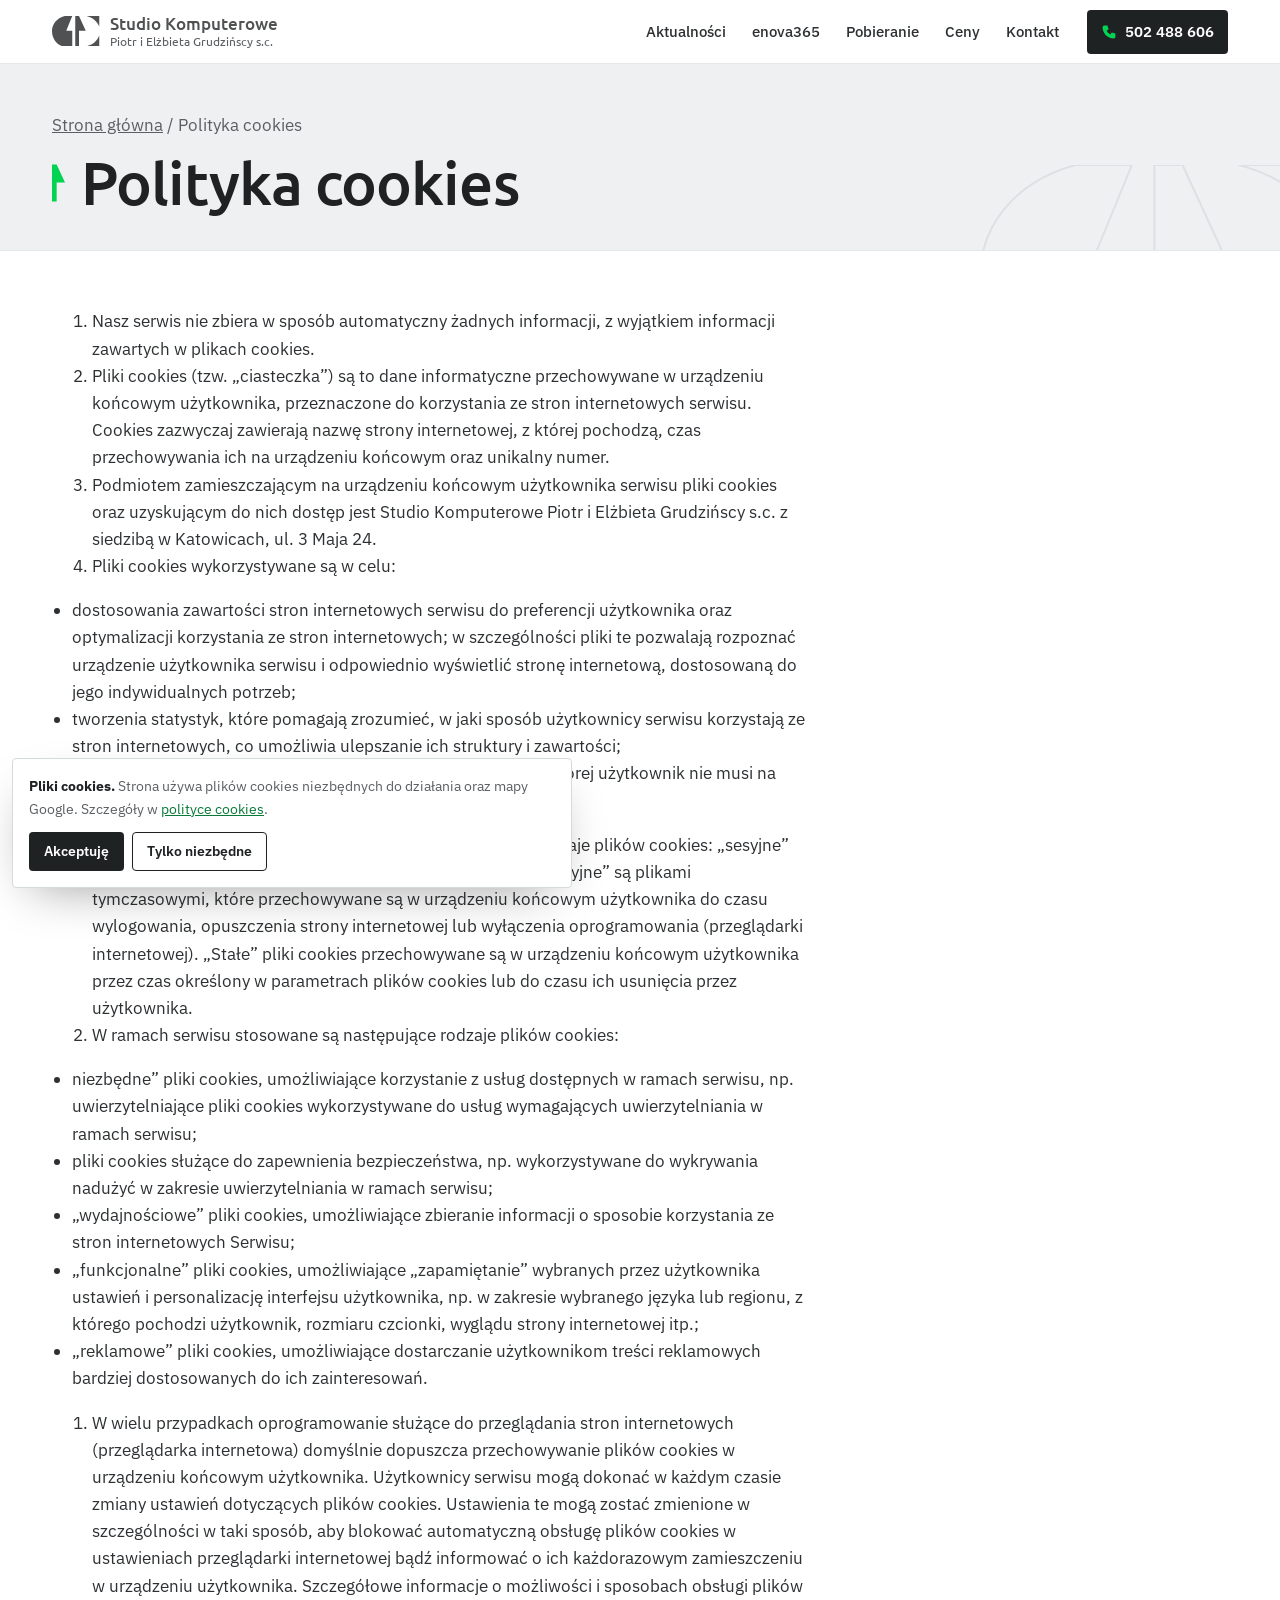
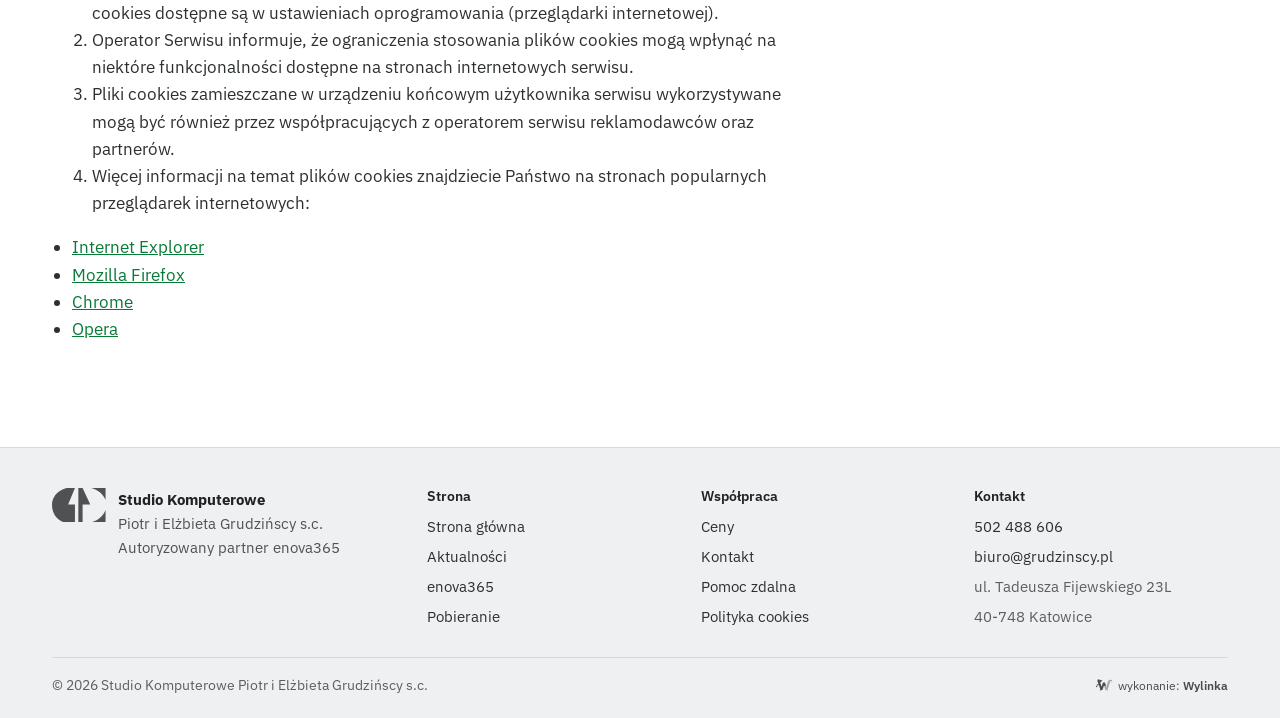
<file: polityka-cookies/index.html>
<!doctype html>
<html lang="pl">
<head>
<meta charset="utf-8">
<meta name="viewport" content="width=device-width,initial-scale=1,viewport-fit=cover">
<meta name="robots" content="noindex,nofollow">
<title>Polityka cookies | Studio Komputerowe Grudzińscy</title>
<meta name="description" content="Polityka cookies serwisu grudzinscy.pl.">
<meta name="theme-color" content="#FFFFFF">
<link rel="icon" href="../assets/favicon.svg" type="image/svg+xml">
<link rel="preconnect" href="https://fonts.googleapis.com">
<link rel="preconnect" href="https://fonts.gstatic.com" crossorigin>
<link href="https://fonts.googleapis.com/css2?family=IBM+Plex+Sans:wght@400;500;600&family=Ubuntu:wght@400;500&display=swap" rel="stylesheet">
<link rel="stylesheet" href="../assets/style.css">
<style>
.wylinka-badge{display:inline-flex;align-items:center;gap:.4em;color:inherit;text-decoration:none;font-size:.875em;line-height:1;opacity:.85}
.wylinka-badge:hover,.wylinka-badge:focus-visible{opacity:1}
.wylinka-badge:focus-visible{outline:2px solid currentColor;outline-offset:3px;border-radius:2px}
.wylinka-badge svg{width:18px;height:18px;flex:none;overflow:visible}
.wylinka-badge b{font-weight:600}
.wylinka-badge .wy-old{opacity:.45;transform-origin:40px 30px;transition:transform .32s cubic-bezier(.3,.7,.4,1),opacity .32s ease-out}
.wylinka-badge .wy-pod{opacity:0;transition:opacity .2s ease-out .08s}
.wylinka-badge:hover .wy-old,.wylinka-badge:focus-visible .wy-old{transform:translate(9px,7px) rotate(9deg);opacity:0}
.wylinka-badge:hover .wy-pod,.wylinka-badge:focus-visible .wy-pod{opacity:1}
@media (prefers-reduced-motion:reduce){.wylinka-badge .wy-old,.wylinka-badge .wy-pod{transition:none}.wylinka-badge:hover .wy-old,.wylinka-badge:focus-visible .wy-old{transform:none;opacity:.45}.wylinka-badge:hover .wy-pod,.wylinka-badge:focus-visible .wy-pod{opacity:0}}
</style>
</head>
<body>
<a class="skip" href="#tresc">Przejdź do treści</a>
<header class="top">
  <div class="wrap top-in">
    <a class="brand" href="../" aria-label="Studio Komputerowe Grudzińscy - strona główna"><svg class="emb" viewBox="0 0 64 40" aria-hidden="true"><path d="M17 0H27L19 19.5H27V40H13C5 37 0 29 0 20C0 11 6 3 17 0Z"/><path d="M31 0H36L45 19.5H36V40H31Z"/><path d="M46 0H63V14C60 7 54 2 46 0Z"/><path d="M63 26V40H47C55 38 60 33 63 26Z"/></svg><span class="brand-t"><b>Studio Komputerowe</b><span>Piotr i Elżbieta Grudzińscy s.c.</span></span></a>
    <nav class="nav" id="nav" aria-label="Menu główne">
      <ul><li><a href="../aktualnosci/">Aktualności</a></li><li><a href="../enova365/">enova365</a></li><li><a href="../pobieranie/">Pobieranie</a></li><li><a href="../ceny/">Ceny</a></li><li><a href="../kontakt/">Kontakt</a></li></ul>
      <div class="nav-foot"><a class="btn btn-pri" href="tel:+48502488606"><span>Zadzwoń: 502 488 606</span></a><a href="mailto:biuro@grudzinscy.pl">biuro@grudzinscy.pl</a><span>ul. Tadeusza Fijewskiego 23L, 40-748 Katowice</span></div>
    </nav>
    <a class="top-tel" href="tel:+48502488606" aria-label="Zadzwoń: 502 488 606"><svg class="tg" viewBox="0 0 20 20" aria-hidden="true"><path d="M4 2h4l1.5 4.5-2.5 1.8a10 10 0 0 0 4.7 4.7l1.8-2.5L18 12v4a2 2 0 0 1-2 2C8.3 18 2 11.7 2 4a2 2 0 0 1 2-2z"/></svg><span>502 488 606</span></a>
    <button class="burger" type="button" aria-label="Menu" aria-expanded="false" aria-controls="nav"><span></span></button>
  </div>
</header>
<main id="tresc">

<section class="ph"><svg class="hero-bg" viewBox="0 0 64 40" aria-hidden="true"><path d="M17 0H27L19 19.5H27V40H13C5 37 0 29 0 20C0 11 6 3 17 0Z"/><path d="M31 0H36L45 19.5H36V40H31Z"/><path d="M46 0H63V14C60 7 54 2 46 0Z"/><path d="M63 26V40H47C55 38 60 33 63 26Z"/></svg><div class="wrap ph-in"><p class="crumbs"><a href="../">Strona główna</a> / Polityka cookies</p><h1><svg class="mark" viewBox="0 0 14 40" aria-hidden="true"><path d="M0 0H5L14 19.5H5V40H0Z"/></svg>Polityka cookies</h1></div></section>
<section class="sec" style="padding-top:40px"><div class="wrap"><div class="prose post-b" style="font-size:17px"><ol>
<li>Nasz serwis nie zbiera w sposób automatyczny żadnych informacji, z wyjątkiem informacji zawartych w plikach cookies.</li>
<li>Pliki cookies (tzw. „ciasteczka”) są to dane informatyczne przechowywane w urządzeniu końcowym użytkownika, przeznaczone do korzystania ze stron internetowych serwisu. Cookies zazwyczaj zawierają nazwę strony internetowej, z której pochodzą, czas przechowywania ich na urządzeniu końcowym oraz unikalny numer.</li>
<li>Podmiotem zamieszczającym na urządzeniu końcowym użytkownika serwisu pliki cookies oraz uzyskującym do nich dostęp jest Studio Komputerowe Piotr i Elżbieta Grudzińscy s.c. z siedzibą w Katowicach, ul. 3 Maja 24. </li>
<li>Pliki cookies wykorzystywane są w celu:</li>
</ol>
<ul>
<li>dostosowania zawartości stron internetowych serwisu do preferencji użytkownika oraz optymalizacji korzystania ze stron internetowych; w szczególności pliki te pozwalają rozpoznać urządzenie użytkownika serwisu i odpowiednio wyświetlić stronę internetową, dostosowaną do jego indywidualnych potrzeb;</li>
<li>tworzenia statystyk, które pomagają zrozumieć, w jaki sposób użytkownicy serwisu korzystają ze stron internetowych, co umożliwia ulepszanie ich struktury i zawartości;</li>
<li>utrzymanie sesji użytkownika serwisu (po zalogowaniu), dzięki której użytkownik nie musi na każdej podstronie serwisu ponownie wpisywać loginu i hasła;</li>
</ul>
<ol>
<li>W ramach naszego serwisu stosowane są dwa zasadnicze rodzaje plików cookies: „sesyjne”  (<i>session cookies</i>) oraz „stałe” (<i>persistent cookies</i>). Cookies „sesyjne” są plikami tymczasowymi, które przechowywane są w urządzeniu końcowym użytkownika do czasu wylogowania, opuszczenia strony internetowej lub wyłączenia oprogramowania (przeglądarki internetowej). „Stałe” pliki cookies przechowywane są w urządzeniu końcowym użytkownika przez czas określony w parametrach plików cookies lub do czasu ich usunięcia przez użytkownika.</li>
<li>W ramach serwisu stosowane są następujące rodzaje plików cookies:</li>
</ol>
<ul>
<li>niezbędne” pliki cookies, umożliwiające korzystanie z usług dostępnych w ramach serwisu, np. uwierzytelniające pliki cookies wykorzystywane do usług wymagających uwierzytelniania w ramach serwisu;</li>
<li>pliki cookies służące do zapewnienia bezpieczeństwa, np. wykorzystywane do wykrywania nadużyć w zakresie uwierzytelniania w ramach serwisu;</li>
<li>„wydajnościowe” pliki cookies, umożliwiające zbieranie informacji o sposobie korzystania ze stron internetowych Serwisu;</li>
<li>„funkcjonalne” pliki cookies, umożliwiające „zapamiętanie” wybranych przez użytkownika ustawień i personalizację interfejsu użytkownika, np. w zakresie wybranego języka lub regionu, z którego pochodzi użytkownik, rozmiaru czcionki, wyglądu strony internetowej itp.;</li>
<li>„reklamowe” pliki cookies, umożliwiające dostarczanie użytkownikom treści reklamowych bardziej dostosowanych do ich zainteresowań. </li>
</ul>
<ol>
<li>W wielu przypadkach oprogramowanie służące do przeglądania stron internetowych (przeglądarka internetowa) domyślnie dopuszcza przechowywanie plików cookies w urządzeniu końcowym użytkownika. Użytkownicy serwisu mogą dokonać w każdym czasie zmiany ustawień dotyczących plików cookies. Ustawienia te mogą zostać zmienione w szczególności w taki sposób, aby blokować automatyczną obsługę plików cookies w ustawieniach przeglądarki internetowej bądź informować o ich każdorazowym zamieszczeniu w urządzeniu użytkownika. Szczegółowe informacje o możliwości i sposobach obsługi plików cookies dostępne są w ustawieniach oprogramowania (przeglądarki internetowej).</li>
<li>Operator Serwisu informuje, że ograniczenia stosowania plików cookies mogą wpłynąć na niektóre funkcjonalności dostępne na stronach internetowych serwisu.</li>
<li>Pliki cookies zamieszczane w urządzeniu końcowym użytkownika serwisu wykorzystywane mogą być również przez współpracujących z operatorem serwisu reklamodawców oraz partnerów.</li>
<li>Więcej informacji na temat plików cookies znajdziecie Państwo na stronach popularnych przeglądarek internetowych:</li>
</ol>
<ul>
<li><a href="http://support.microsoft.com/kb/196955/pl" rel="noopener" target="_blank">Internet Explorer</a></li>
<li><a href="http://support.mozilla.org/pl/products/firefox/cookies" rel="noopener" target="_blank">Mozilla Firefox</a></li>
<li><a href="http://support.google.com/chrome/bin/answer.py?hl=pl&amp;answer=95647" rel="noopener" target="_blank">Chrome</a></li>
<li><a href="http://help.opera.com/Linux/9.22/pl/cookies.html" rel="noopener" target="_blank">Opera</a></li>
</ul> 
	


    

    
  



      
    
    <p></div></div></section>
</main>
<footer class="foot">
  <div class="wrap">
    <div class="foot-g">
      <div class="foot-brand"><svg class="emb" viewBox="0 0 64 40" aria-hidden="true"><path d="M17 0H27L19 19.5H27V40H13C5 37 0 29 0 20C0 11 6 3 17 0Z"/><path d="M31 0H36L45 19.5H36V40H31Z"/><path d="M46 0H63V14C60 7 54 2 46 0Z"/><path d="M63 26V40H47C55 38 60 33 63 26Z"/></svg><div><b style="color:var(--ink)">Studio Komputerowe</b><br>Piotr i Elżbieta Grudzińscy s.c.<br>Autoryzowany partner enova365</div></div>
      <div><h4>Strona</h4><ul><li><a href="../">Strona główna</a></li><li><a href="../aktualnosci/">Aktualności</a></li><li><a href="../enova365/">enova365</a></li><li><a href="../pobieranie/">Pobieranie</a></li></ul></div>
      <div><h4>Współpraca</h4><ul><li><a href="../ceny/">Ceny</a></li><li><a href="../kontakt/">Kontakt</a></li><li><a href="https://dl.dropbox.com/s/7nw91hk1gg59khw/TeamViewerSK.exe?dl=0" rel="noopener">Pomoc zdalna</a></li><li><a href="../polityka-cookies/">Polityka cookies</a></li></ul></div>
      <div><h4>Kontakt</h4><ul><li><a href="tel:+48502488606">502 488 606</a></li><li><a href="mailto:biuro@grudzinscy.pl">biuro@grudzinscy.pl</a></li><li>ul. Tadeusza Fijewskiego 23L</li><li>40-748 Katowice</li></ul></div>
    </div>
    <div class="foot-bottom"><span>© 2026 Studio Komputerowe Piotr i Elżbieta Grudzińscy s.c.</span><a class="wylinka-badge" href="https://wylinka.pl/?utm_source=grudzinscy.pl&amp;utm_medium=stopka&amp;utm_campaign=wykonanie" rel="noopener" title="Strona wykonana przez Wylinka"><svg viewBox="0 0 64 64" aria-hidden="true" focusable="false" fill="currentColor"><path d="M9.8 22.8l-1.2-7.9 2.2-3.7 15.5 4.6-.5 1.5-7.2 5.5 4.7 15.6 5-15.6 7 0 4.1 12.7-4.2-.9-2.6 1.8-.8-2.2-5.3 15.6-4.3 0 .4 .2-2.1 2.8-1.3-1.1 1.1-1.4-3.1 .2-.1-1.7 2.2-.1-5.7-16.5-4.8 .6-.8 3.1 0 .5-.3 .5 .8 2.2-1.6 .5-.4-1.3-.8 1.6-1.5-.8 .8-1.6-1.4 .6-.6-1.6 2.3-.8 .2-.4 1.3-4.8 5.9-.8-2.4-6.9zM15.2 13.7l-.1-.4-.4 .8-.1 .8 .1 1 .1 .4 .3 .7 .3-.9 .1-.7 0-.8z"/><path class="wy-pod" d="M37.1 49.8l-4.5-13.3 2.6-1.8 4.2 .9 .9 2.8 3-9.7 0-.5 .1-.8 3.2-8.4 .5-1 .6-1 .9-1.1 1.3-1 1.1-.7 1.4-.5 1.4-.3 .7 0 .9 0 1.2 .3 1.4 .6 .8 .5 .7 .7 .6 .7 .5 .9 .3 .9 .1 .9 0 .8-.2 .9-.5 .9-.5 .6-.7 .5-.7 .3-.1-.1 0-.1 .5-.5 .3-.7 .2-.5 0-.6-.1-.6-.3-.7-.4-.5-.4-.4-.5-.3-.6-.3-.7 0-.7 .1-.6 .1-.5 .4-.5 .5-.3 .5-.2 .7-.1 1.5-1.4 5.1-.8 3.3-.3 .7-.5 .7-6 17.5 1.9 .1-.1 1.7-3.1-.2 1.1 1.4-1.3 1.1-2.1-2.8 .4-.2z"/><path class="wy-old" d="M40.8 50l.4-.2-4.1 0-4.2-12.5 2.5-1.7 4.3 .9 .6 1.9 .6-1.6 0-.3 2.4-7.8 0-.5 .1-.8 3.2-8.4 .4-.8 .6-.9 .9-1.2 .9-.9 1.3-.8 1.4-.6 1.2-.3 1.4-.1 1.3 .1 .6 .2 .8 .3 1.1 .6 .9 .7 .7 .9 .5 .9 .3 .9 .1 1.1-.1 .9-.3 .9-.4 .7-.6 .7-.6 .4-.6 .2-.1-.1 0-.1 .5-.5 .3-.7 .2-.5 0-.5-.1-.6-.2-.6-.3-.5-.4-.5-.5-.3-.6-.3-.7-.1-.6 0-.6 .1-.6 .3-.6 .5-.3 .4-.2 .5-.1 .5-.1 1.5-1.4 5.1-.8 3.3-.3 .7-.5 .7-6 17.5 1.9 .1-.1 1.7-3.1-.2 1.1 1.4-1.3 1.1zM49.6 17.1l.6 1.7-1.5 1.9 .4 .4 1.8-2.1-.7-2.1zM48.1 28.3l.5 1.8-1.7 1.8 .4 .4 1.9-2-.6-2.2zM37.9 41.7l1.7-1.5-.4-.4-1.7 1.4zM42.6 38.7l-1.5 2.8 1.1 2-1.3 2.6 .5 .2 1.5-2.8-1.1-2 1.4-2.5z"/></svg><span>wykonanie: <b>Wylinka</b></span></a></div>
  </div>
</footer>
<div class="ck" role="dialog" aria-label="Pliki cookies"><p><b>Pliki cookies.</b> Strona używa plików cookies niezbędnych do działania oraz mapy Google. Szczegóły w <a href="../polityka-cookies/">polityce cookies</a>.</p><div class="ck-b"><button class="btn btn-dark" data-ck="all" type="button">Akceptuję</button><button class="btn btn-sec" data-ck="min" type="button">Tylko niezbędne</button></div></div>
<script src="../assets/app.js" defer></script>
</body>
</html>
</file>
<file: assets/style.css>
:root{
  --g:#4F5152;--ink:#1F2223;--text:#2D3032;--muted:#5A5F62;--line:#D5DADC;--line2:#E4E8E9;
  --bg:#FFFFFF;--bg2:#EEF0F1;--dark:#1F2223;--green:#03D353;--green-ink:#05301A;--link:#087A37;--warn:#C2410C;
  --r:4px;--hh:64px;
  --f-head:"Ubuntu",system-ui,sans-serif;--f-text:"IBM Plex Sans",system-ui,sans-serif;
}
*,*::before,*::after{box-sizing:border-box}
html{-webkit-text-size-adjust:100%;scroll-behavior:smooth;scroll-padding-top:calc(var(--hh) + 12px)}
body{margin:0;background:var(--bg);color:var(--text);font:400 16px/1.6 var(--f-text);overflow-x:hidden}
img{max-width:100%;height:auto;display:block}
a{color:var(--link)}
h1,h2,h3{font-family:var(--f-head);color:var(--ink);line-height:1.12;margin:0;font-weight:500;letter-spacing:-.015em}
p{margin:0}
.wrap{width:100%;max-width:1240px;margin:0 auto;padding:0 16px}
@media(min-width:768px){.wrap{padding:0 32px}}
.skip{position:absolute;left:-999px;top:0}.skip:focus{left:8px;top:8px;z-index:99;background:#fff;padding:8px 12px}
:focus-visible{outline:2px solid var(--g);outline-offset:3px}
.vnum,.pv,.vc-n,.cur-n,.hero-ver b{font-family:var(--f-head);font-variant-numeric:tabular-nums;letter-spacing:-.02em}

/* znak z logo */
.emb{display:block;width:auto;fill:currentColor}
.mark{display:inline-block;width:9px;height:26px;fill:var(--green);flex:none}
.arr{display:inline-block;width:8px;height:16px;fill:currentColor}

/* header */
.top{position:sticky;top:0;z-index:50;background:#fff;border-bottom:1px solid var(--line2)}
.top-in{height:calc(var(--hh) - 1px);display:flex;align-items:center;gap:16px}
.brand{display:flex;align-items:center;gap:10px;color:var(--g);text-decoration:none;min-width:0}
.brand .emb{height:30px}
.brand-t{display:flex;flex-direction:column;line-height:1.1;min-width:0}
.brand-t b{font:500 17px/1.1 var(--f-head);color:var(--g);white-space:nowrap}
.brand-t span{font:400 12px/1.2 var(--f-head);color:var(--muted);white-space:nowrap}
.nav{margin-left:auto}
.nav ul{list-style:none;margin:0;padding:0;display:flex;gap:2px}
.nav a{display:block;padding:20px 12px;color:var(--text);text-decoration:none;font-weight:500;font-size:15px;box-shadow:inset 0 -3px 0 transparent}
.nav a:hover{box-shadow:inset 0 -3px 0 var(--line)}
.nav a[aria-current="page"]{color:var(--ink);box-shadow:inset 0 -3px 0 var(--green)}
.nav-foot{display:none}
.top-tel{display:inline-flex;align-items:center;gap:8px;padding:10px 14px;border-radius:var(--r);background:var(--ink);color:#fff;text-decoration:none;font-weight:600;font-size:15px;white-space:nowrap}
.tg{width:16px;height:16px;fill:var(--green)}
.burger{display:none}
@media(max-width:1023px){
  .burger{display:inline-flex;align-items:center;justify-content:center;width:44px;height:44px;border:1px solid var(--line);border-radius:var(--r);background:#fff;margin-left:6px;cursor:pointer;padding:0}
  .burger span{display:block;width:18px;height:2px;background:var(--ink);position:relative}
  .burger span::before,.burger span::after{content:"";position:absolute;left:0;width:18px;height:2px;background:var(--ink)}
  .burger span::before{top:-6px}.burger span::after{top:6px}
  .top-tel{margin-left:auto;padding:0;width:44px;height:44px;justify-content:center}
  .top-tel span{display:none}
  .tg{width:18px;height:18px}
  .nav{position:fixed;inset:var(--hh) 0 auto 0;height:calc(100dvh - var(--hh));background:#fff;margin:0;padding:8px 16px 24px;display:none;flex-direction:column;overflow:auto}
  .nav.open{display:flex}
  .nav ul{flex-direction:column;gap:0}
  .nav a{font:500 24px/1.2 var(--f-head);padding:16px 4px;border-bottom:1px solid var(--line2);box-shadow:none;display:flex;align-items:center;gap:12px}
  .nav a[aria-current="page"]{box-shadow:none;color:var(--ink)}
  .nav a[aria-current="page"]::before{content:"";width:6px;height:22px;background:var(--green)}
  .nav-foot{display:grid;gap:10px;margin-top:auto;padding-top:20px}
  .nav-foot a,.nav-foot span{font:500 16px/1.3 var(--f-text);border:0;padding:0}
  .nav-foot .btn{justify-content:center;padding:15px}
}
@media(max-width:380px){.brand-t span{display:none}.brand-t b{font-size:16px}}

/* buttons */
.btn{display:inline-flex;align-items:center;justify-content:center;gap:10px;padding:15px 22px;border-radius:var(--r);font:600 16px/1.2 var(--f-text);text-decoration:none;border:1px solid transparent;cursor:pointer;max-width:100%}
.btn-pri{background:var(--green);color:var(--green-ink)}
.btn-pri:hover{background:#00BF4A}
.btn-dark{background:var(--ink);color:#fff}
.btn-sec{background:#fff;color:var(--ink);border-color:var(--ink)}
.btn-sec:hover{background:var(--bg2)}
.btn-ghost{background:transparent;color:#fff;border-color:rgba(255,255,255,.55)}
.btn-ghost:hover{border-color:#fff}

/* hero: pełnoekranowe zdjęcie statuetki, hasło na zdjęciu */
.hero{position:relative;overflow:hidden;background:var(--dark);color:#fff;isolation:isolate}
.hero-bgimg{display:none}
.hero-photo{position:absolute;inset:0;width:100%;height:100%;object-fit:cover;object-position:50% 18%;z-index:-2}
.hero::after{content:"";position:absolute;inset:0;z-index:-1;background:linear-gradient(180deg,rgba(18,20,21,.05) 0%,rgba(18,20,21,.25) 30%,rgba(18,20,21,.86) 58%,rgba(18,20,21,.96) 100%)}
.hero-in{display:flex;flex-direction:column;justify-content:flex-end;min-height:calc(100svh - var(--hh));padding-top:24px;padding-bottom:22px;gap:14px}
.partner{height:34px;width:auto;margin-left:-2px}
.hero h1{color:#fff;font-size:clamp(36px,10vw,92px);font-weight:500;letter-spacing:-.025em;max-width:11em}
.hero .lead{font-size:17px;color:#D9DEE0;max-width:32em}
.hero-ver{display:grid;grid-template-columns:auto 1fr;align-items:baseline;gap:2px 14px;color:#fff;text-decoration:none;border-top:1px solid rgba(255,255,255,.28);padding-top:12px}
.hero-ver span{font-size:14px;color:#C4CACD}
.hero-ver span:first-child{grid-column:1/-1}
.hero-ver b{font-size:38px;font-weight:500;line-height:1}
.hero .btn{width:100%;margin-top:4px}
.hero-cap{display:none}
@media(min-width:600px){.hero .btn{width:auto;align-self:flex-start}}
@media(min-width:1024px){
  .hero-bgimg{display:block;position:absolute;inset:-80px;z-index:-3;background:url(../img/partner-dekady-enova.webp) 50% 40%/cover;filter:blur(36px) brightness(.5) saturate(1.15)}
  .hero-photo{inset:0 auto 0 auto;right:max(0px,calc((100vw - 1240px)/2));width:auto;height:100%;object-fit:cover;z-index:-1;-webkit-mask-image:linear-gradient(90deg,transparent 0,#000 18%);mask-image:linear-gradient(90deg,transparent 0,#000 18%)}
  .hero::after{z-index:-2;background:linear-gradient(90deg,rgba(18,20,21,.92) 0%,rgba(18,20,21,.7) 45%,rgba(18,20,21,.25) 100%)}
  .hero-in{justify-content:center;min-height:min(calc(100svh - var(--hh)),980px);padding-top:56px;padding-bottom:56px;gap:22px}
  .hero h1{max-width:9.5em}
  .hero .lead{font-size:20px;max-width:28em}
  .hero-ver{max-width:560px;margin-top:8px}
  .hero-ver b{font-size:52px}
  .partner{height:44px}
  .hero-cap{display:block;position:absolute;bottom:18px;right:max(32px,calc((100vw - 1240px)/2 + 32px));font-size:13px;color:#C4CACD;margin:0}
}
@media(max-height:720px) and (max-width:600px){.hero h1{font-size:32px}.hero .lead{font-size:15.5px}.hero-ver b{font-size:30px}.partner{height:28px}.hero-in{gap:10px}}

/* sections */
.sec{padding:64px 0}
.sec-alt{background:var(--bg2)}
.sec-dark{background:var(--dark);color:#C9CFD2}
.sec-dark h2,.sec-dark h3{color:#fff}
.sec-h{display:flex;align-items:flex-end;justify-content:space-between;gap:16px;margin-bottom:28px;flex-wrap:wrap}
.sec-h h2{font-size:clamp(28px,5.4vw,46px);display:flex;align-items:center;gap:14px}
.sec-h p{color:var(--muted);max-width:40em;margin-top:10px}
@media(min-width:1024px){.sec{padding:96px 0}}

/* swipe */
.swipe{position:relative}
.track{display:grid;grid-auto-flow:column;grid-auto-columns:84%;gap:14px;overflow-x:auto;scroll-snap-type:x mandatory;padding:4px 16px 18px;margin:0 -16px;scroll-padding-inline:16px;scrollbar-width:none;cursor:grab;overscroll-behavior-x:contain}
.track::-webkit-scrollbar{display:none}
.track.drag{cursor:grabbing;scroll-snap-type:none}
.track.drag a{pointer-events:none}
.track>*{scroll-snap-align:start}
@media(min-width:768px){.track{grid-auto-columns:calc((100% - 28px)/2.4);margin:0 -32px;padding:4px 32px 18px;scroll-padding-inline:32px}}
@media(min-width:1024px){.track{grid-auto-columns:calc((100% - 42px)/3.3)}.track.t3{grid-auto-columns:calc((100% - 28px)/3)}}
.sw-ctl{display:flex;gap:8px}
.sw-ctl button{width:48px;height:48px;border-radius:var(--r);border:1px solid var(--ink);background:#fff;cursor:pointer;display:grid;place-items:center;color:var(--ink)}
.sw-ctl button:disabled{opacity:.3;cursor:default}
.sw-ctl svg{width:9px;height:24px;fill:currentColor}
.dots{display:flex;gap:6px;justify-content:center;margin-top:4px}
.dots i{width:7px;height:7px;background:var(--line)}
.dots i.on{background:var(--ink);width:22px}
.swipe.static .sw-ctl,.swipe.static .dots{display:none}

/* karta wersji */
.vc{display:flex;flex-direction:column;gap:10px;background:#fff;border:1px solid var(--line);border-radius:var(--r);padding:22px;min-height:100%}
.vc-top{display:flex;justify-content:space-between;align-items:baseline;gap:10px;border-bottom:1px solid var(--line2);padding-bottom:12px}
.vc-n{font-size:30px;line-height:1.05;font-weight:500;color:var(--ink)}
.vc-d{font-size:13px;color:var(--muted);white-space:nowrap}
.vc h3{font-size:17px;font-family:var(--f-text);font-weight:600}
.vc p{font-size:15px;color:var(--muted)}
.vc a.go,.go{margin-top:auto;font-weight:600;text-decoration:none;display:inline-flex;align-items:center;gap:8px}

/* moduły: typografia, bez kart */
.mods{display:grid;grid-template-columns:1fr;border-bottom:1px solid var(--line)}
.mod{display:flex;align-items:center;gap:14px;padding:15px 0;border-top:1px solid var(--line);font:500 21px/1.25 var(--f-head);color:var(--ink)}
.mod .mark{height:22px;width:8px}
.mod-link{text-decoration:none;color:var(--link);justify-content:space-between;font-size:18px;font-family:var(--f-text);font-weight:600}
@media(min-width:768px){.mods{grid-template-columns:1fr 1fr;column-gap:32px}}
.mods.n7 .mod:last-child{grid-column:auto}
.split{display:grid;gap:28px}
@media(min-width:1024px){.split{grid-template-columns:.9fr 1.1fr;gap:64px;align-items:start}}
.split .txt p+p{margin-top:12px}
.split .txt{color:var(--muted);font-size:17px}

/* odmiany */
.ed{border-radius:var(--r);padding:24px;border:1px solid var(--line);background:#fff;display:flex;flex-direction:column;gap:12px;min-height:100%}
.ed h3{font-size:24px}
.ed i{display:none}
.ed p{color:var(--muted);font-size:15px}

/* nagroda */
.award{display:grid;gap:28px;align-items:center}
.award-fig{margin:0;overflow:hidden;aspect-ratio:490/740;max-height:640px;background:#D9DBDC;position:relative}
.award-fig img{position:absolute;inset:0;width:100%;height:100%;object-fit:cover}
@media(max-width:1023px){.award-fig{aspect-ratio:4/3;margin:0 -16px}.award-fig img{object-position:50% 40%}}
.award blockquote{margin:0;font:500 clamp(24px,4.4vw,38px)/1.25 var(--f-head);color:var(--ink)}
.award .src{margin-top:16px;color:var(--muted)}
@media(min-width:1024px){.award{grid-template-columns:.8fr 1.2fr;gap:72px}}

/* pomoc + ceny (ciemna sekcja) */
.duo{display:grid;gap:40px}
@media(min-width:900px){.duo{grid-template-columns:1fr 1fr;gap:64px}}
.box{display:flex;flex-direction:column;gap:14px;min-width:0;border-top:1px solid var(--line);padding-top:22px}
.box h3{font-size:30px;display:flex;align-items:center;gap:12px}
.box p{color:var(--muted);font-size:17px}
.box .btn{align-self:flex-start;margin-top:auto;white-space:normal;text-align:left}
.sec-dark .box{border-top-color:rgba(255,255,255,.2)}
.sec-dark .box p{color:#C2C8CB}
.sec-dark .btn-dark{background:#fff;color:var(--ink)}

/* kontakt */
.kontakt{display:grid;gap:32px}
@media(min-width:1024px){.kontakt{grid-template-columns:1fr 1fr;gap:48px}}
.kdane{display:grid;border-bottom:1px solid var(--line)}
.kdane a,.kdane div{display:block;padding:16px 0;border-top:1px solid var(--line);text-decoration:none;color:var(--ink)}
.kdane small{display:block;color:var(--muted);font-size:13px}
.kdane b{font:500 22px/1.3 var(--f-head)}
.map{overflow:hidden;min-height:300px;background:var(--bg2);margin-top:20px}
.map iframe{display:block;width:100%;height:100%;min-height:300px;border:0}
.form{display:grid;gap:12px;padding:24px;border:1px solid var(--line);border-radius:var(--r);background:#fff;align-content:start}
.form h3{font-size:26px}
.form label{display:grid;gap:6px;font-size:14px;font-weight:600;color:var(--ink)}
.form input,.form textarea{font:inherit;font-size:16px;padding:12px 14px;border:1px solid var(--line);border-radius:var(--r);background:#fff;color:var(--text);width:100%}
.form textarea{min-height:120px;resize:vertical}
.form .note{font-size:13px;color:var(--muted)}
.form .ok{display:none;padding:12px 0;color:var(--link);font-weight:600}

/* podstrony */
.ph{background:var(--bg2);border-bottom:1px solid var(--line2);position:relative;overflow:hidden}
.ph-in{padding-top:36px;padding-bottom:34px;position:relative;z-index:1}
.ph h1{font-size:clamp(34px,7vw,60px);display:flex;align-items:center;gap:16px}
.ph h1 .mark{height:38px;width:13px}
.ph p{margin-top:12px;color:var(--muted);font-size:17px;max-width:42em}
.ph .hero-bg{position:absolute;right:-60px;bottom:-140px;width:360px;color:#DDE1E3;fill:none;stroke:currentColor;stroke-width:.35;pointer-events:none}
.crumbs{font-size:13px;color:var(--muted);margin-bottom:10px}
.crumbs a{color:var(--muted)}
.prose{max-width:760px;font-size:17px}
.prose h2{font-size:28px;margin:44px 0 12px;display:flex;align-items:center;gap:12px}
.prose h2:first-child{margin-top:0}
.prose p{margin:0 0 14px}
.prose ul{padding-left:20px}

/* aktualności: szyna wersji */
.years{display:flex;gap:0;overflow-x:auto;scrollbar-width:none;margin-bottom:22px;border-bottom:1px solid var(--line)}
.years::-webkit-scrollbar{display:none}
.years a{flex:none;padding:10px 14px;text-decoration:none;color:var(--ink);font:500 17px/1 var(--f-head)}
.years a:hover{box-shadow:inset 0 -3px 0 var(--green)}
details.yr{border-top:1px solid var(--line)}
details.yr>summary{list-style:none;cursor:pointer;display:flex;align-items:center;justify-content:space-between;padding:18px 0;font:500 30px/1 var(--f-head);color:var(--ink)}
details.yr>summary::-webkit-details-marker{display:none}
details.yr>summary small{font:500 14px/1 var(--f-text);color:var(--muted)}
details.yr>summary::after{content:"";width:12px;height:12px;border-right:2px solid var(--ink);border-bottom:2px solid var(--ink);transform:rotate(45deg);margin-left:14px;margin-top:-6px;transition:transform .2s}
details.yr[open]>summary::after{transform:rotate(-135deg);margin-top:6px}
details.yr>summary span{display:flex;align-items:baseline;gap:14px}
.rail{list-style:none;margin:0 0 26px;padding:0 0 0 30px;position:relative}
.rail::before{content:"";position:absolute;left:8px;top:6px;bottom:6px;width:2px;background:var(--line)}
.rail>li{position:relative;padding:0 0 22px}
.rail>li>.node{position:absolute;left:-30px;top:2px;width:18px;height:28px;display:grid;place-items:center;background:var(--bg)}
.rail>li>.node svg{width:9px;height:24px;fill:var(--g)}
.rail>li:first-child>.node svg{fill:var(--green)}
.post{border-bottom:1px solid var(--line2);padding-bottom:20px}
.post-h{display:flex;flex-wrap:wrap;align-items:baseline;gap:4px 14px;margin-bottom:8px}
.post-h h3{font:600 17px/1.3 var(--f-text);color:var(--ink)}
.post-h .pv{font-size:24px;font-weight:500;line-height:1.1;color:var(--ink)}
.post-h time{font-size:13px;color:var(--muted)}
.post-b{font-size:15.5px;color:var(--text);overflow-wrap:anywhere}
.post-b p{margin:0 0 8px}.post-b p:last-child{margin:0}
.post-b ul{margin:6px 0 8px;padding-left:20px}

/* pobieranie */
.cur{display:grid;gap:16px;padding:28px 22px;background:var(--dark);color:#C9CFD2;margin:0 -16px}
.cur .ver-l{color:#C9CFD2}
.cur-n{font-size:clamp(48px,13vw,88px);font-weight:500;line-height:1;color:#fff}
.cur-row{display:flex;flex-wrap:wrap;gap:10px}
.cur-row .btn{flex:1 1 220px;white-space:normal}
.cur .btn-sec{background:transparent;color:#fff;border-color:rgba(255,255,255,.55)}
.cur .warn{color:#FFB38A}
.flag{font-weight:700;color:var(--warn)}
.cur .flag{color:#FFB38A}
.warn{font-size:15px;font-weight:600;color:var(--warn)}
@media(min-width:768px){.cur{margin:0;padding:40px;border-radius:var(--r)}}
.dl-grid{display:grid;gap:10px}
details.grp{border:1px solid var(--line);border-radius:var(--r);background:#fff}
details.grp>summary{list-style:none;cursor:pointer;padding:16px 18px;display:flex;justify-content:space-between;align-items:center;gap:10px;font-weight:600;color:var(--ink)}
details.grp>summary::-webkit-details-marker{display:none}
details.grp>summary .vnum{font-size:19px;font-weight:500}
details.grp>summary::after{content:"";width:9px;height:9px;border-right:2px solid var(--ink);border-bottom:2px solid var(--ink);transform:rotate(45deg);flex:none;transition:transform .2s}
details.grp[open]>summary::after{transform:rotate(-135deg)}
details.grp ul{list-style:none;margin:0;padding:0 18px 14px}
details.grp li{border-top:1px solid var(--line2)}
details.grp li a{display:block;padding:11px 0;text-decoration:none;color:var(--link);font-weight:500;overflow-wrap:anywhere}
.arch{width:100%;border-collapse:collapse;font-size:15px}
.arch td{padding:11px 8px;border-top:1px solid var(--line2);vertical-align:middle}
.arch td:first-child{padding-left:18px;font:500 17px/1.2 var(--f-head);font-variant-numeric:tabular-nums;color:var(--ink);white-space:nowrap}
.arch td.l{text-align:right;padding-right:18px;white-space:nowrap}
.arch td.l a{margin-left:12px;font-weight:600;text-decoration:none}
.arch .dt{color:var(--muted);white-space:nowrap}
@media(max-width:640px){.arch,.arch tbody{display:block;width:100%}.arch tr{display:grid;grid-template-columns:auto 1fr;gap:0 8px;padding:8px 0;border-top:1px solid var(--line2)}.arch td{border:0;padding:3px 16px}.arch .dt{white-space:normal;text-align:right}.arch td.l{grid-column:1/-1;text-align:left}.arch td.l a{margin:0 14px 0 0}}

/* footer */
.foot{background:var(--bg2);border-top:1px solid var(--line);padding:40px 0 22px;color:var(--muted);font-size:15px}
.foot-g{display:grid;grid-template-columns:1fr 1fr;gap:24px 20px}
.foot-g h4{font:600 14px/1.2 var(--f-text);color:var(--ink);margin:0 0 10px}
.foot-g ul{list-style:none;margin:0;padding:0;display:grid;gap:6px}
.foot a{color:var(--text);text-decoration:none}
.foot a:hover{text-decoration:underline}
.foot-brand{grid-column:1/-1;display:flex;gap:12px;align-items:center;color:var(--g)}
.foot-brand .emb{height:34px}
.foot-bottom{display:flex;flex-wrap:wrap;justify-content:space-between;gap:10px 20px;border-top:1px solid var(--line);margin-top:28px;padding-top:16px;font-size:14px}
@media(min-width:900px){.foot-g{grid-template-columns:1.4fr 1fr 1fr 1fr}.foot-brand{grid-column:auto;align-items:flex-start}}

/* cookies */
.ck{position:fixed;left:12px;right:12px;bottom:12px;z-index:80;background:#fff;border:1px solid var(--line);border-radius:var(--r);box-shadow:0 18px 50px -20px rgba(0,0,0,.4);padding:16px;display:none;gap:12px;max-width:560px;font-size:14px;color:var(--muted)}
.ck.show{display:grid}
.ck b{color:var(--ink)}
.ck-b{display:flex;gap:8px;flex-wrap:wrap}
.ck-b .btn{padding:10px 14px;font-size:14px}
@media(prefers-reduced-motion:reduce){html{scroll-behavior:auto}}
.partner{align-self:flex-start}
.hero-cap{display:none!important}
@media(min-width:1024px){
  .hero-photo{right:0;filter:brightness(.9);-webkit-mask-image:linear-gradient(90deg,transparent 0,rgba(0,0,0,.6) 22%,#000 45%);mask-image:linear-gradient(90deg,transparent 0,rgba(0,0,0,.6) 22%,#000 45%)}
}
@media(min-width:1024px) and (max-width:1500px){.hero-photo{right:-40px}}
.arr{width:auto;height:auto;font:500 1.1em/1 var(--f-head)}
.sw-ctl button{font:500 22px/1 var(--f-head)}
.cur>p:not(.warn){color:#C2C8CB!important}
</file>
